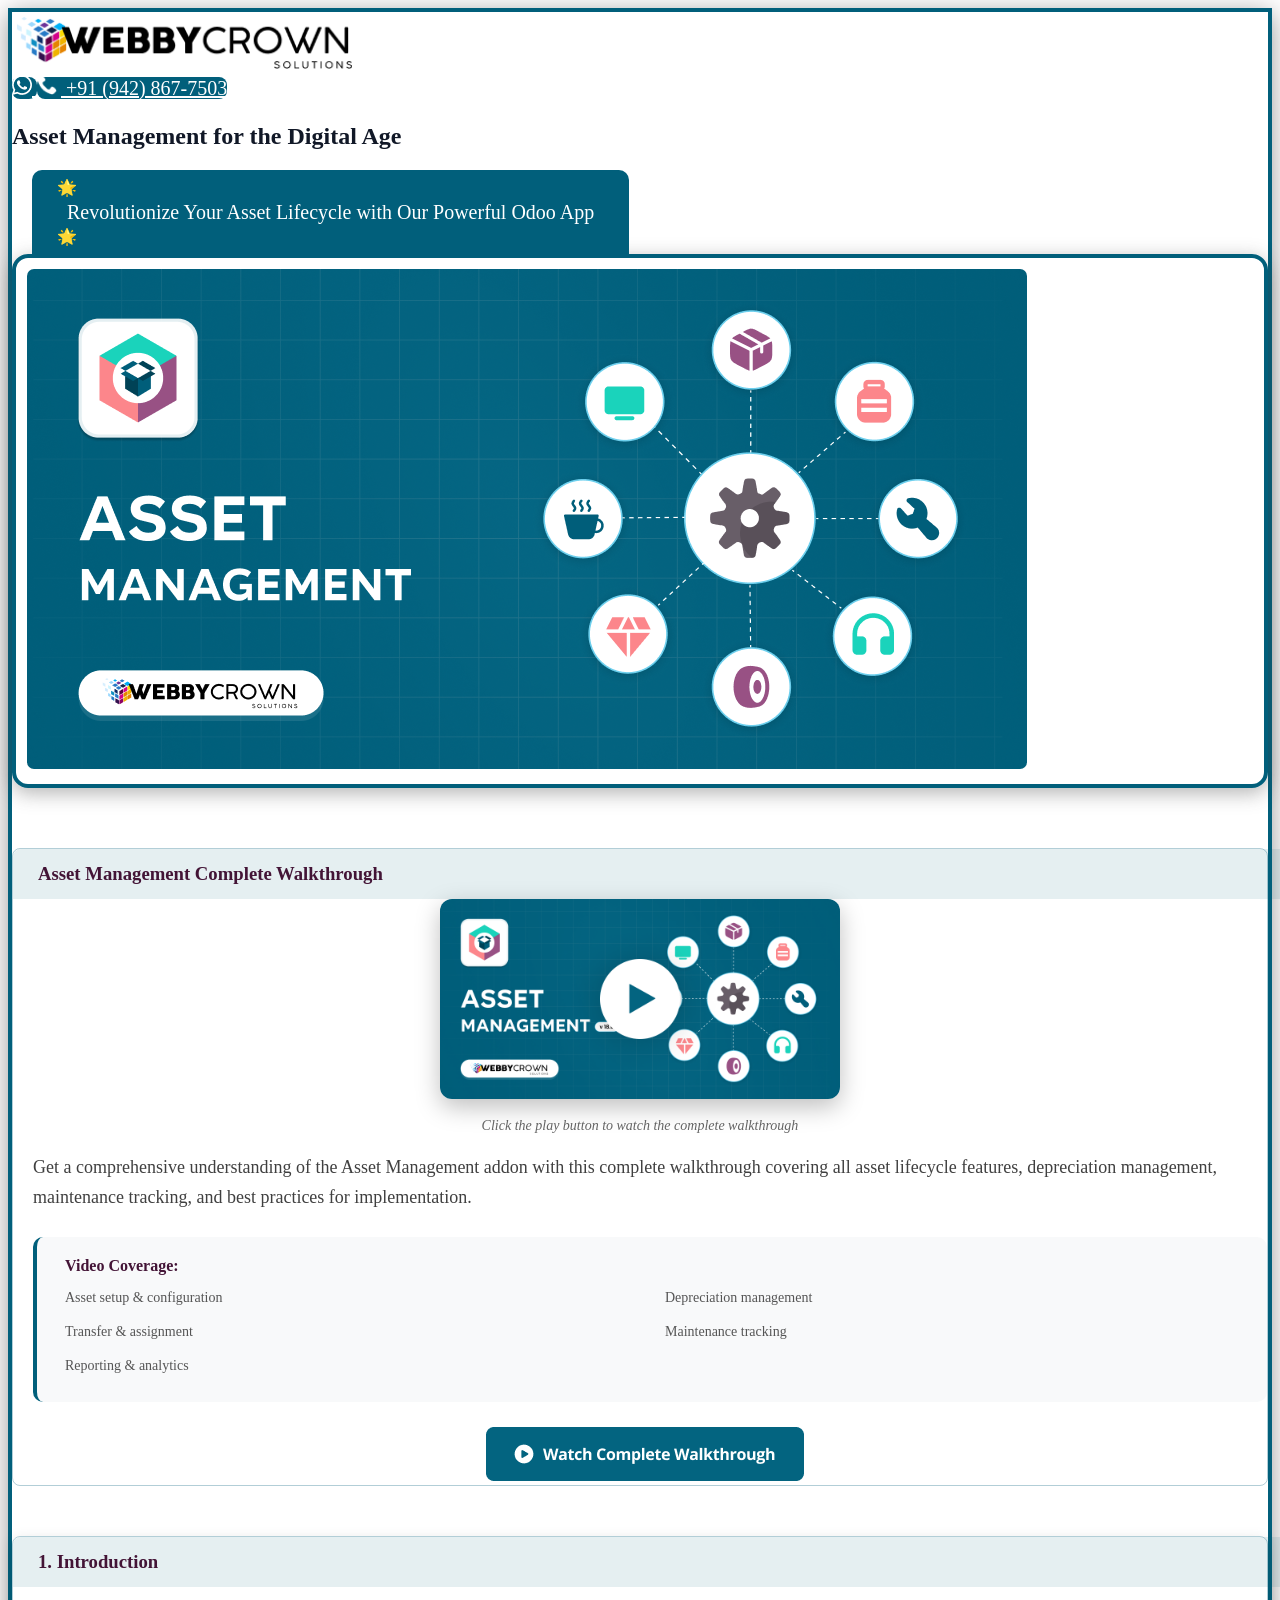
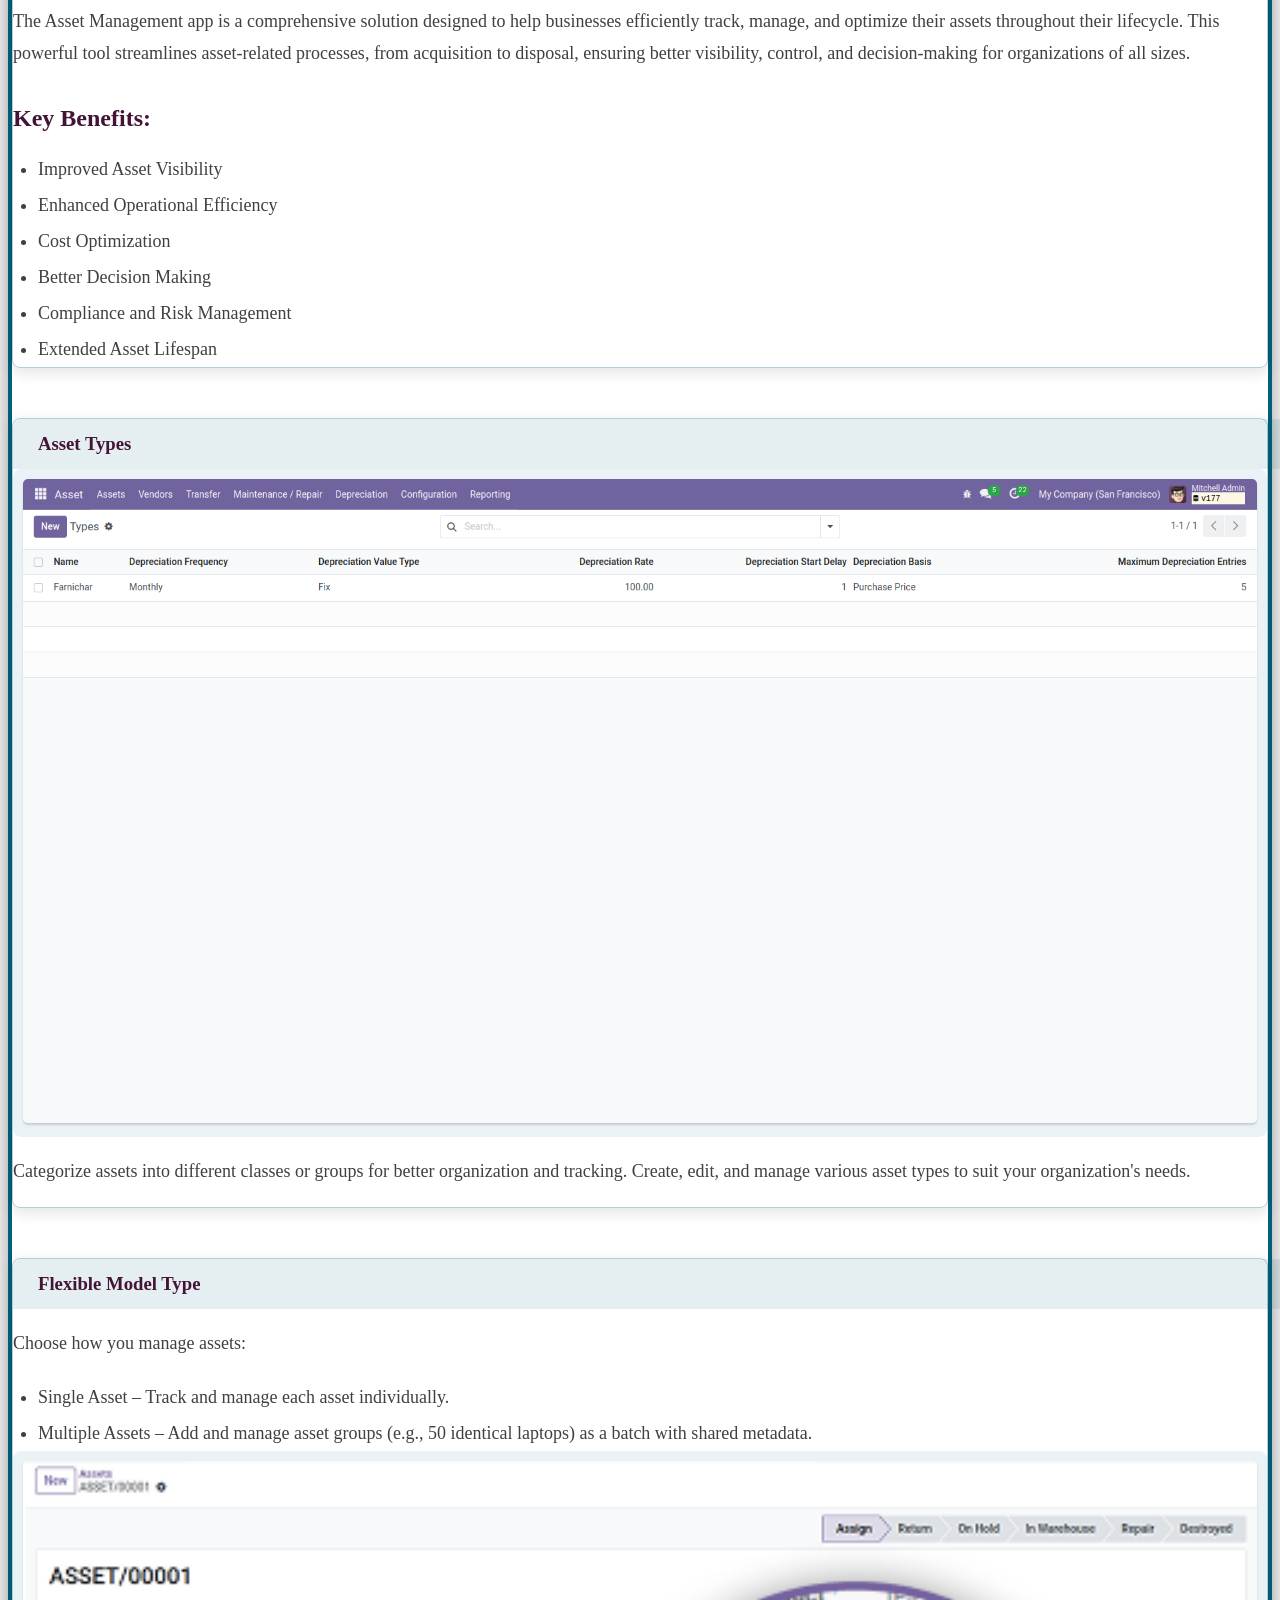
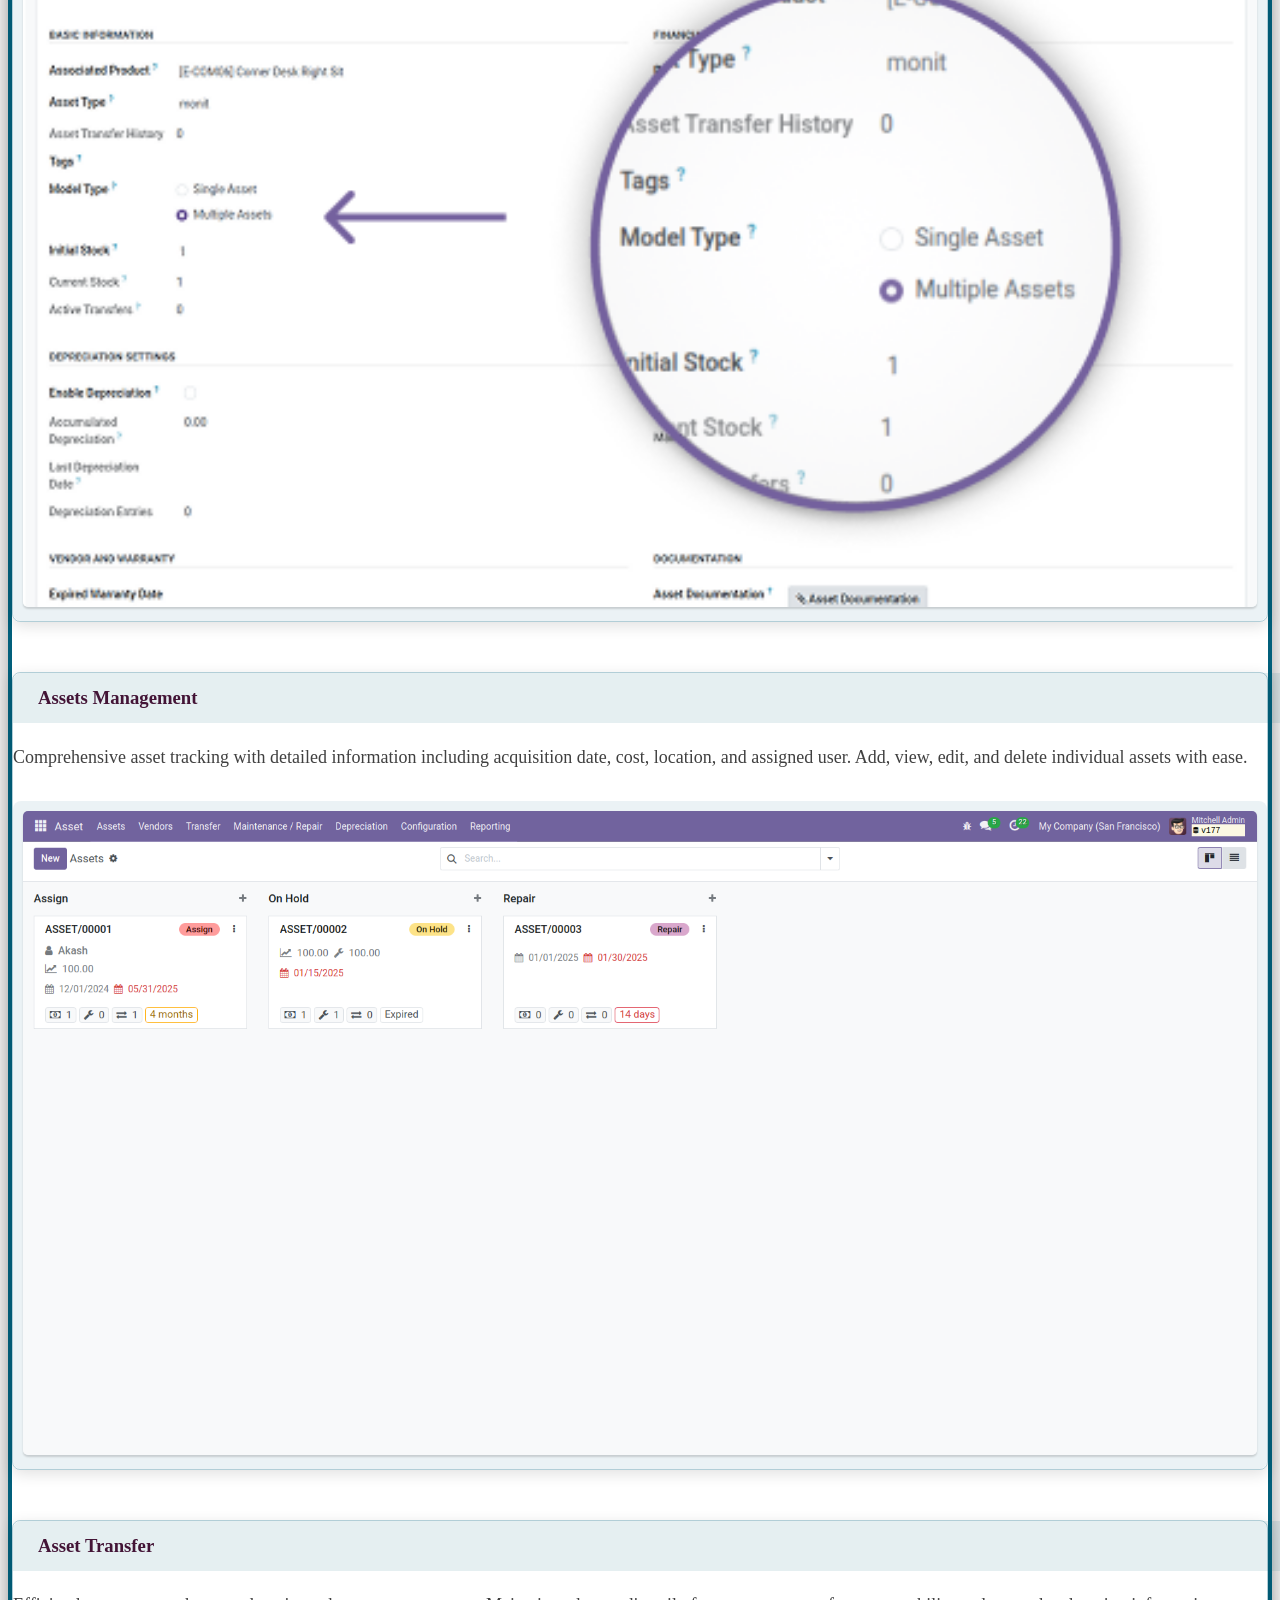
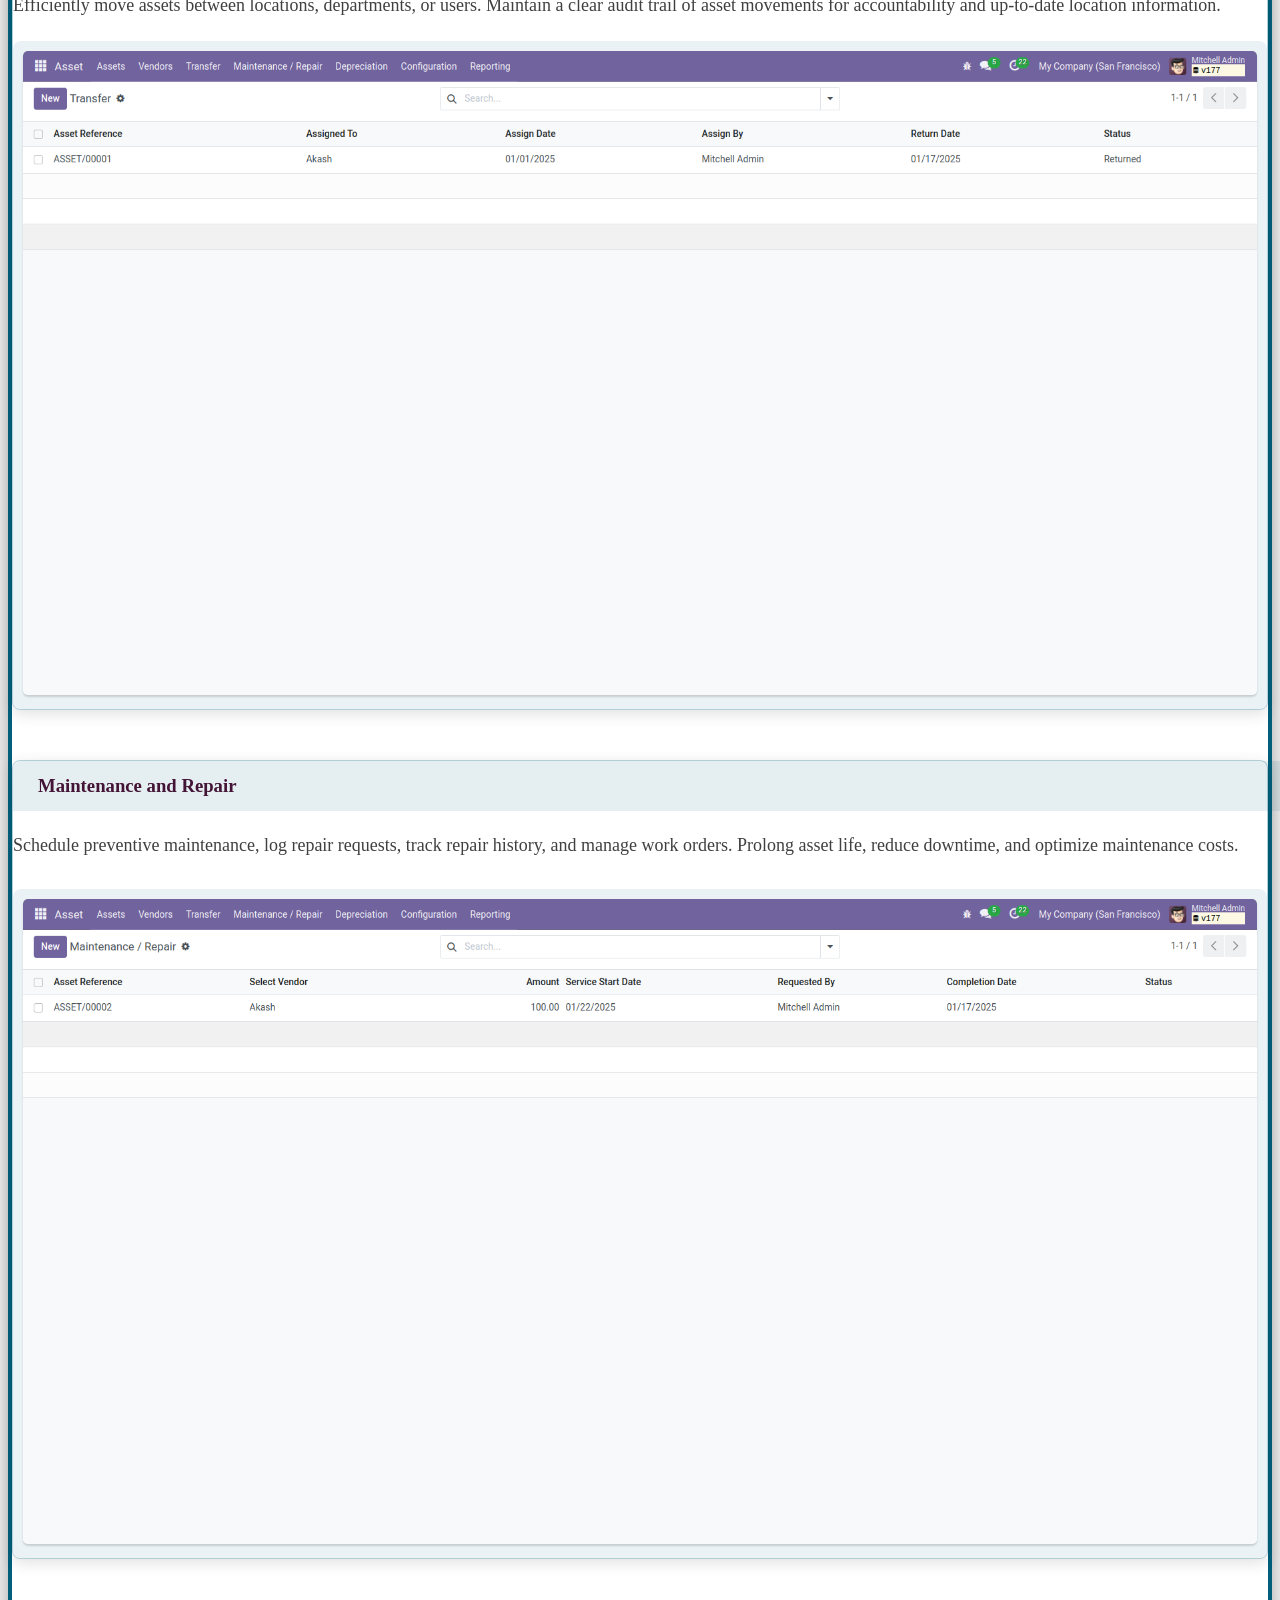
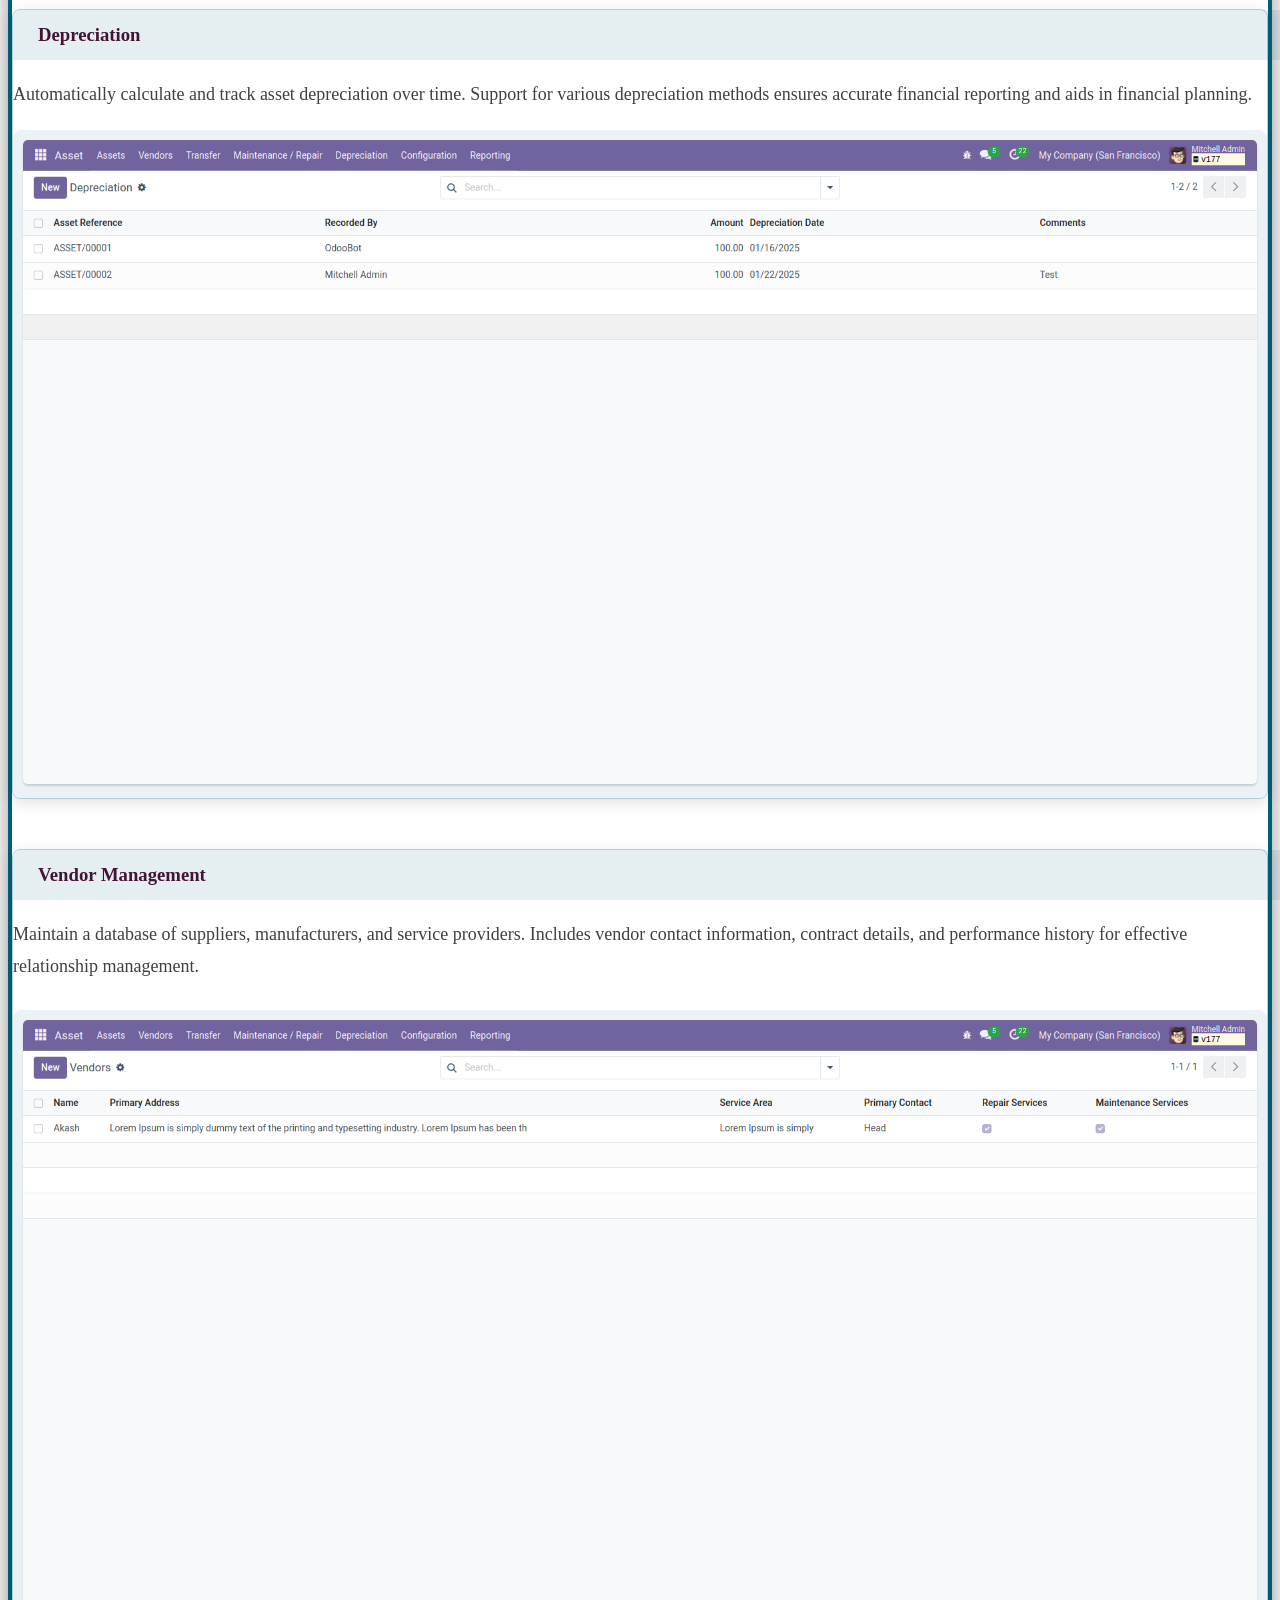
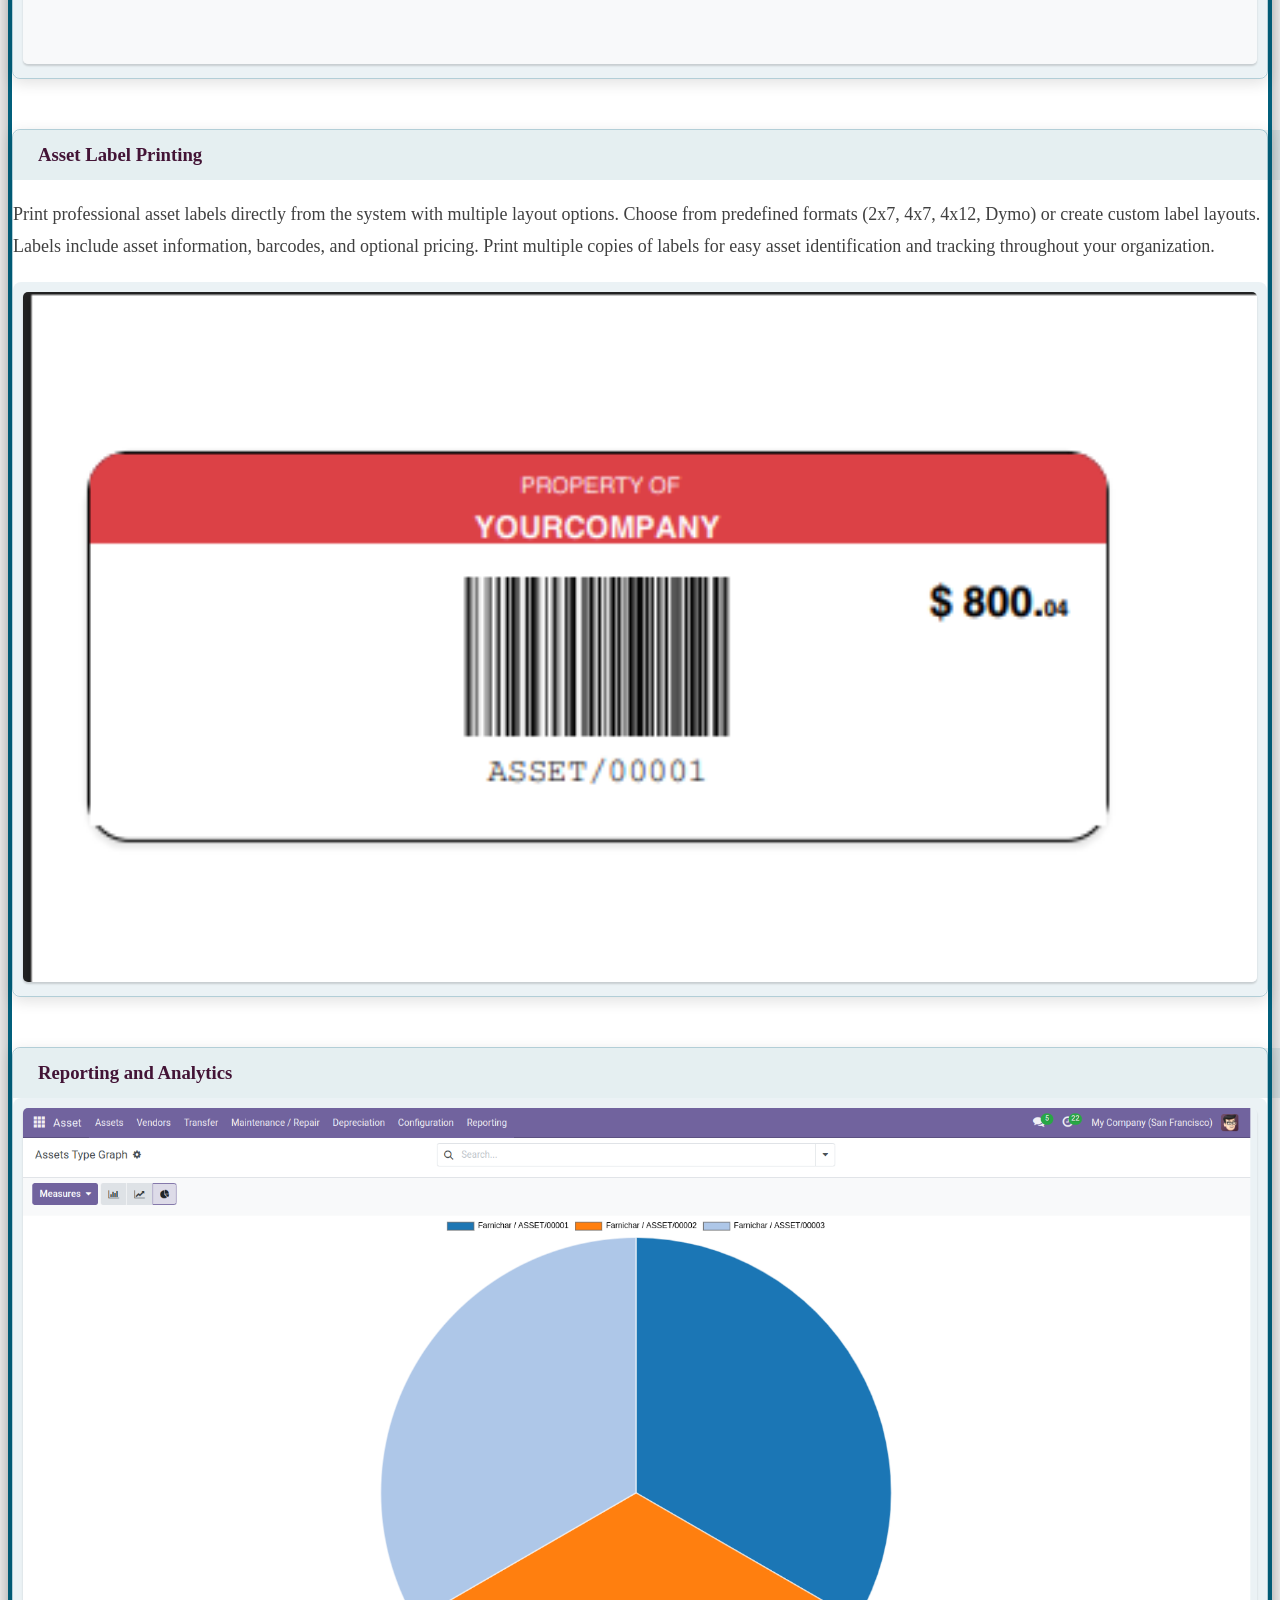
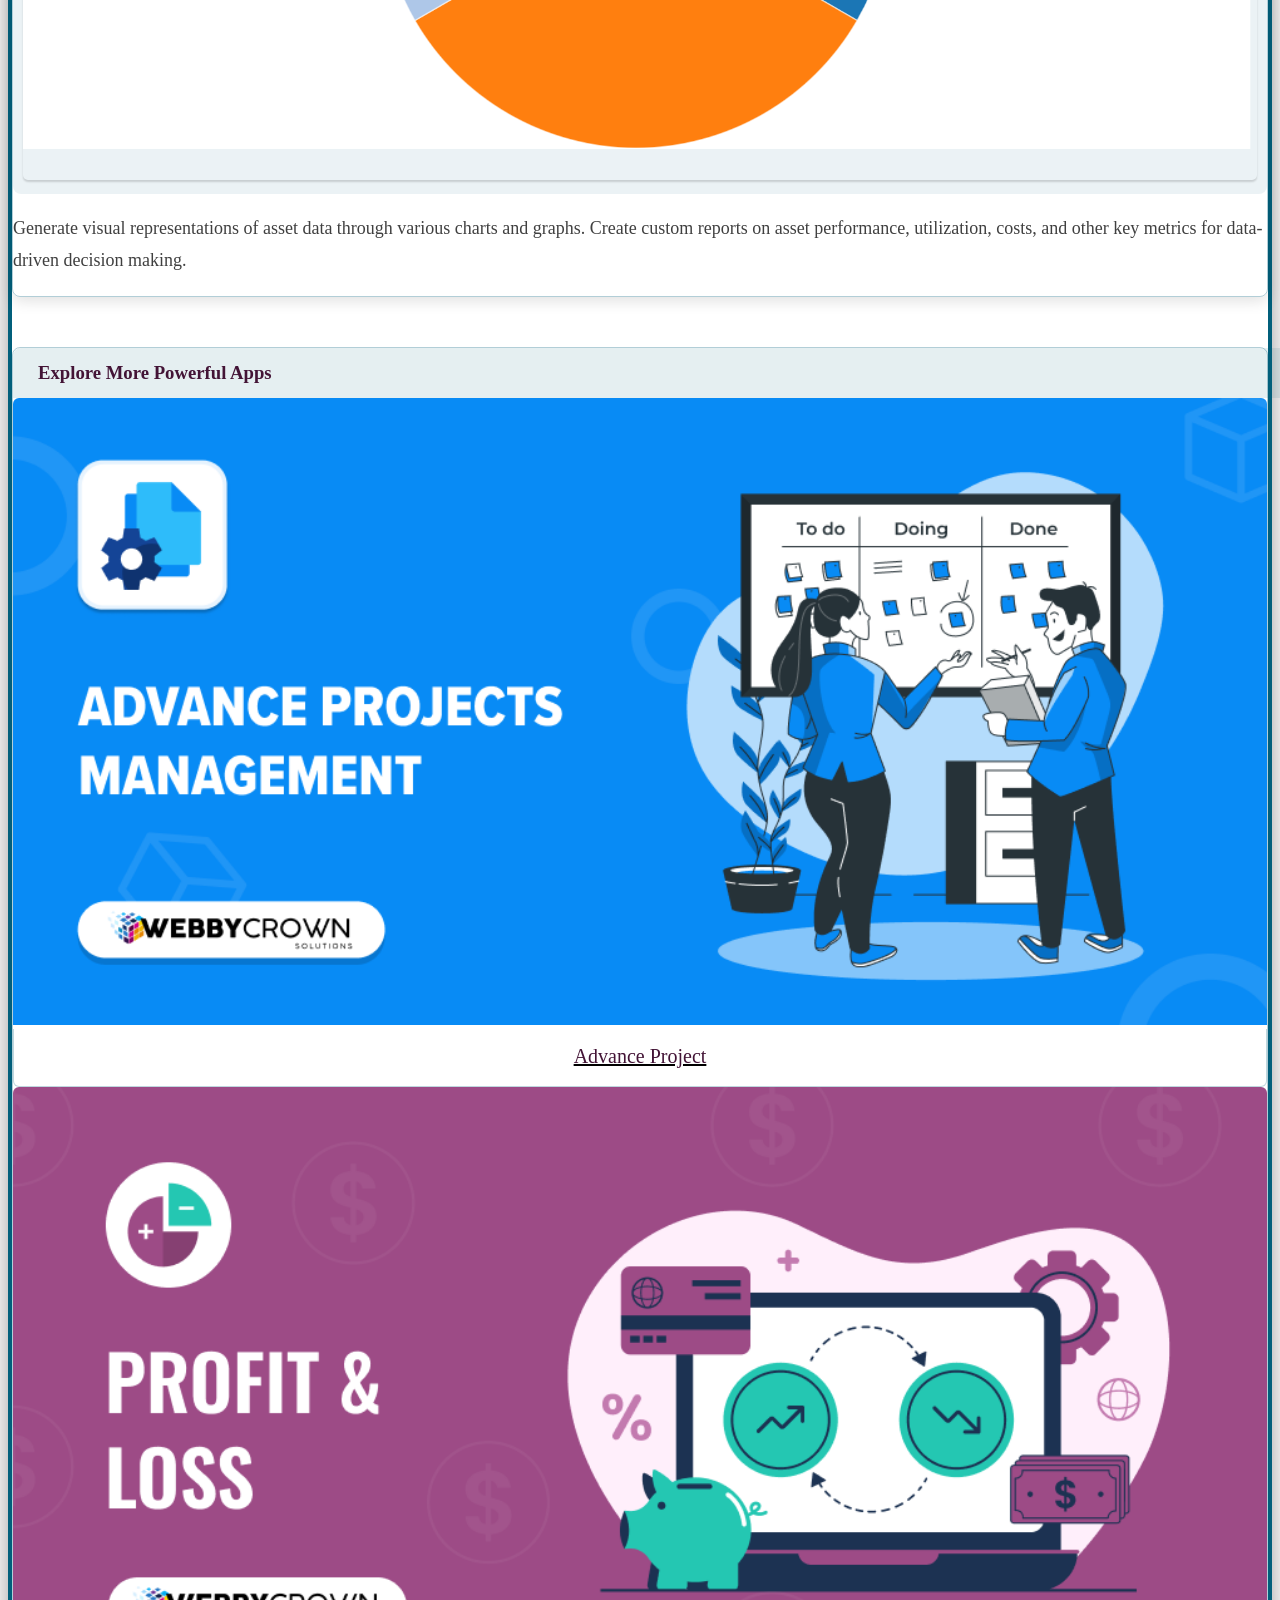
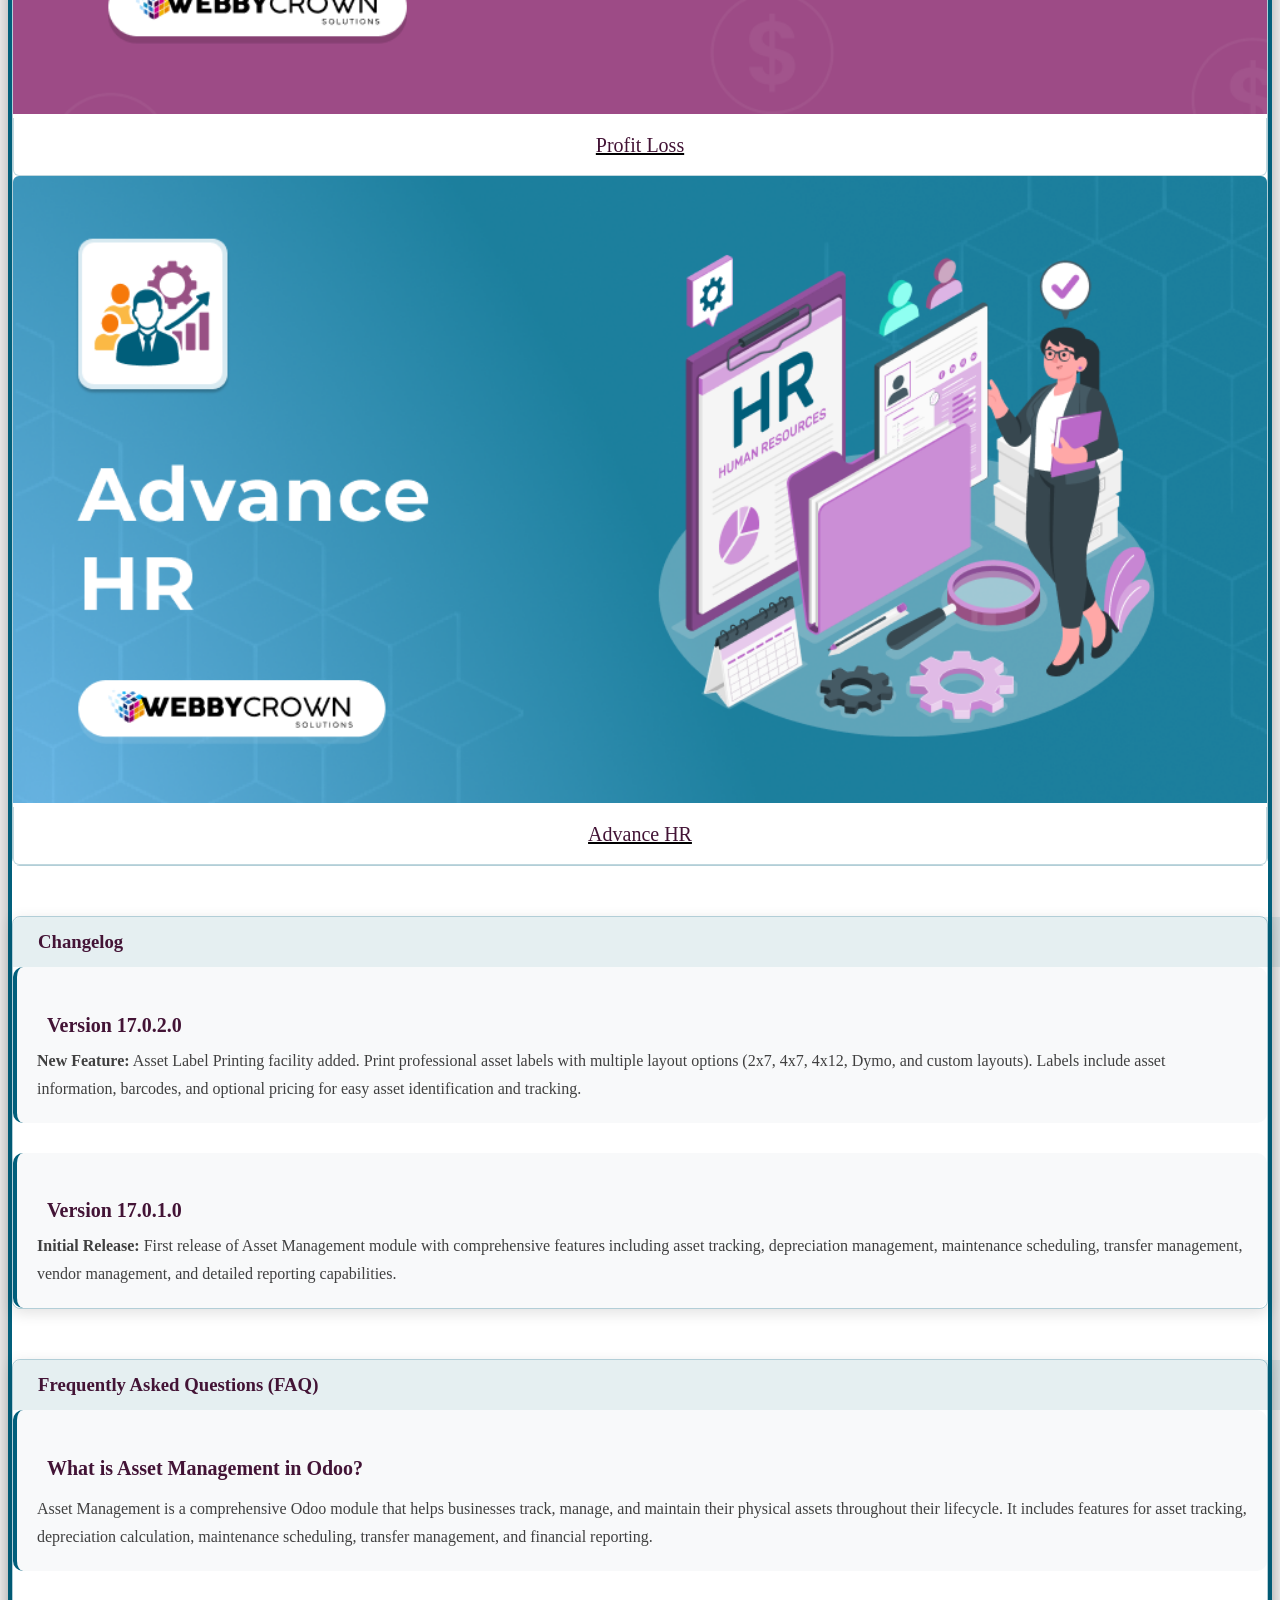
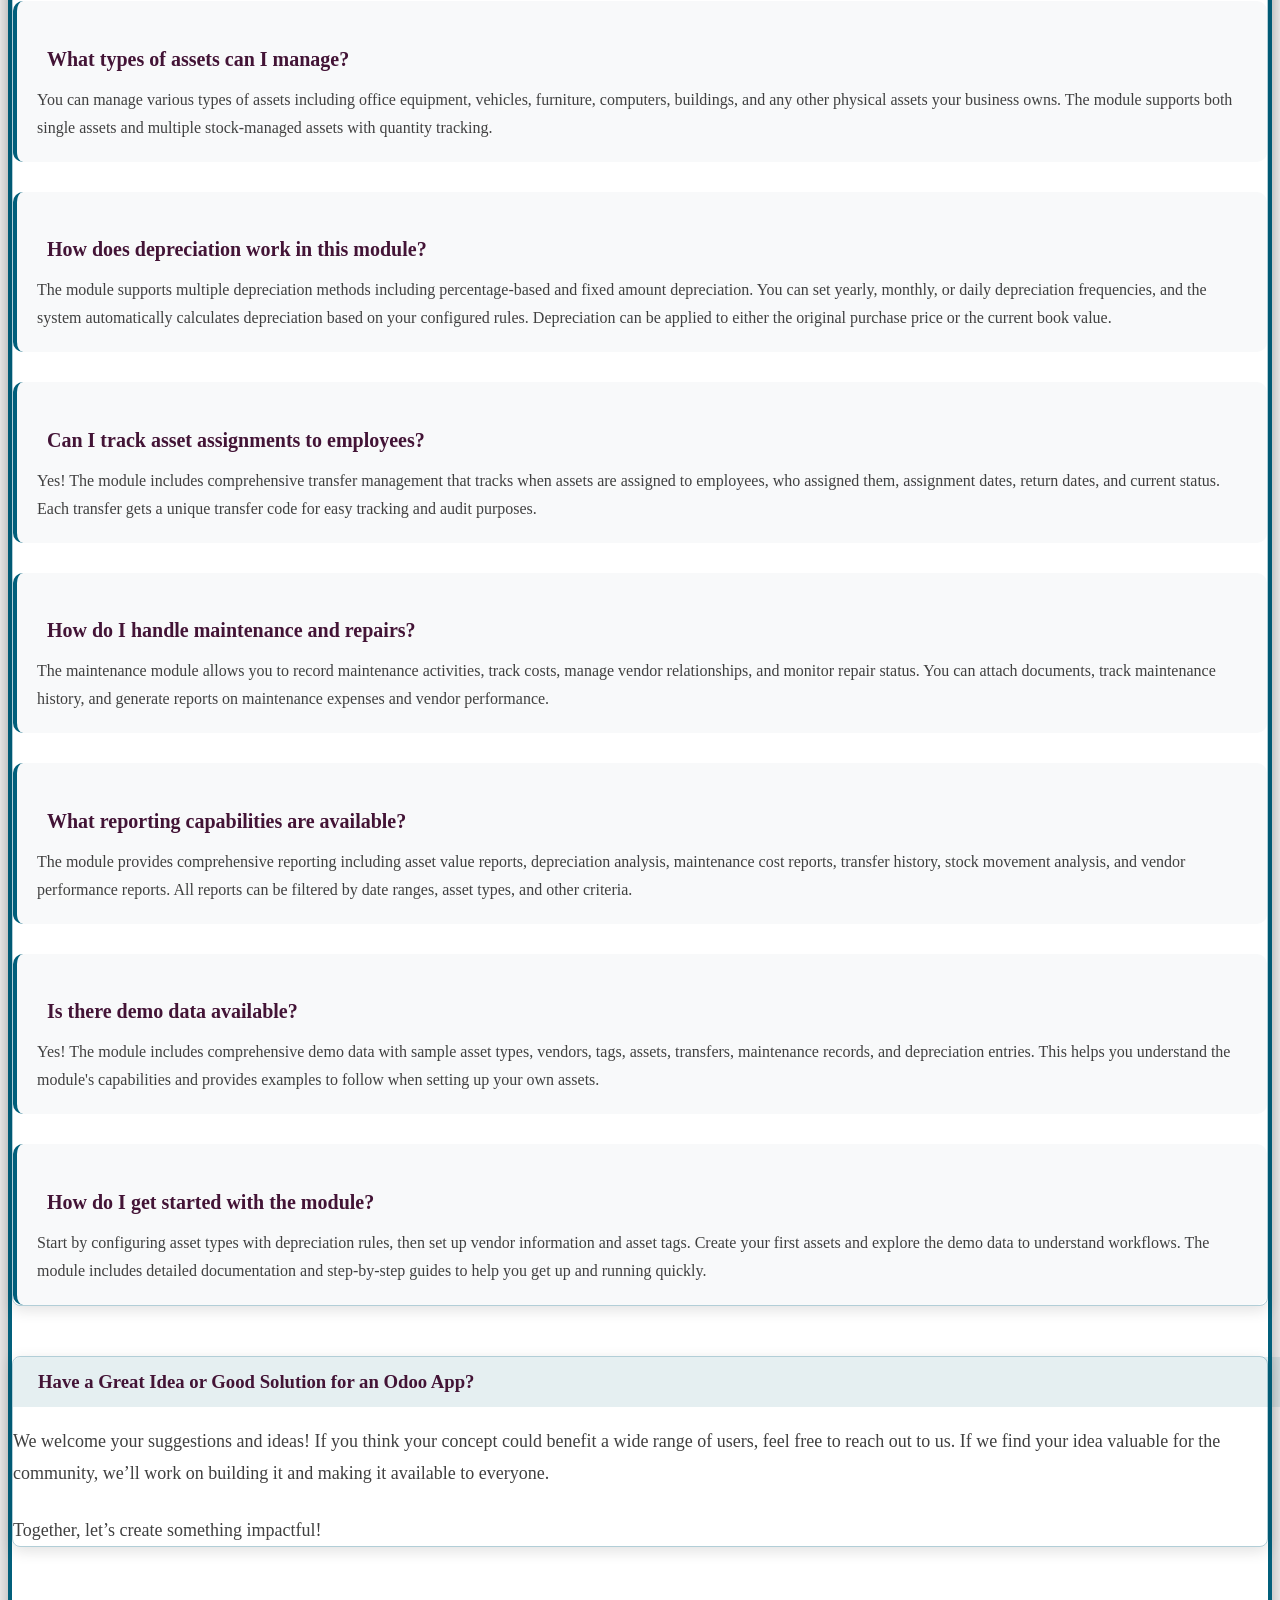
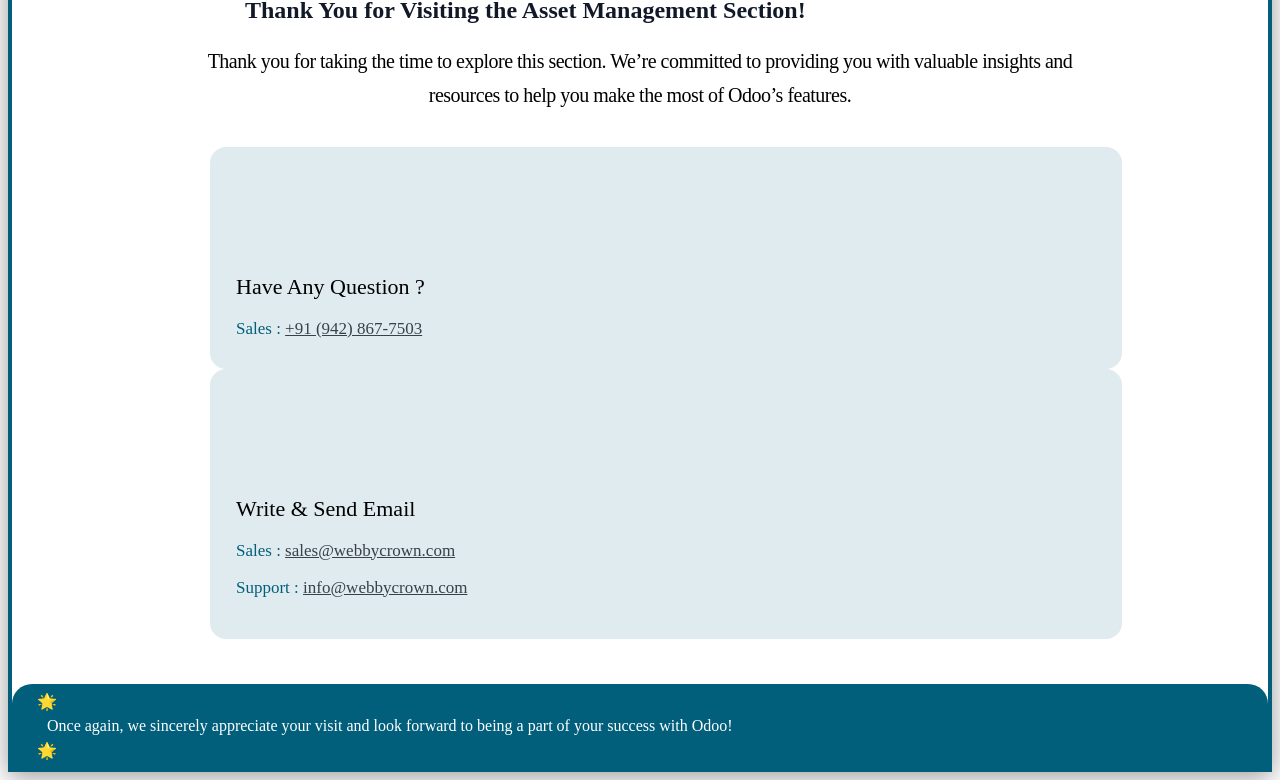
<file: asset_management/static/description/index.html>
<!DOCTYPE html>
<html>

<head>
    <link rel="stylesheet" type="text/css" href="https://apps.odoo.com/web/assets/1/a4e1b5f/web.assets_frontend.min.css">

    <meta charset="utf-8">
    <meta name="viewport" content="width=device-width, initial-scale=1">
    <title></title>
</head>

<body>
    <div class="py-xl-5 py-4 px-3" style="background-color: #fff; max-width: 1420px; margin: 0 auto;">
        <div class="px-lg-6 px-md-5 px-sm-4 px-3 pt-md-5 pt-sm-4 pt-3 rounded-3"
            style="max-width: 1300px; background-color: #fff; margin: 0 auto; box-shadow: 0px 5px 25px 0px #00000066; border: 4px solid #015f7b;">
            <div class="row">
                <div class="col-12 col-md-6">
                    <img class="w-100 ms-md-0 mx-auto" style="max-width: 340px;" src="logo.png" alt="Logo">
                </div>
                <div
                    class="col-12 col-md-6 mt-md-0 mt-4 gap-1 d-flex justify-content-center justify-content-md-end flex-wrap">
                    <a href="https://wa.me/919428677503"
                        class="d-inline-flex align-items-center py-md-2 px-md-3 py-2 px-2"
                        style="border-radius: 8px; color: #fff; background-color: #015f7b; font-weight: 500; font-size: 20px; line-height: 30px;">
                        <img style="width: 20px; height: 20px;" src="info-icon-3.png" alt="icon">
                    </a>
                    <a href="tel:+919428677503" class="d-inline-flex align-items-center py-md-2 px-md-3 py-2 px-2"
                        style="border-radius: 8px; color: #fff; background-color: #015f7b; font-weight: 500; font-size: 20px; line-height: 30px;">
                        <img style="width: 20px; height: 20px; margin-right: 4px;" src="info-icon-4.png" alt="icon">
                        +91 (942) 867-7503
                    </a>
                </div>
            </div>
            <div class="w-100 my-lg-6 my-5 mx-auto" style="max-width: 870px;">
                <h2 class="text-center h1-fs" style="font-weight: 600; color: #111827;">Asset Management for the Digital
                    Age</h2>
            </div>
            <div class="w-100" style="margin-bottom: 60px;">
                <div class="text-center">
                    <div class="text-center w-sm-auto w-100" style="padding: 0 20px; display: inline-block;">
                        <div class="d-inline-flex align-items-center justify-content-center text-center w-100"
                            style="position: relative; z-index: 1; border-radius: 10px 10px 0 0; padding: 8px 25px; background-color: #015f7b; margin: 0 auto;">
                            🌟
                            <h3
                                style="color: #fff; font-weight: 500; font-size: 20px; line-height: 30px; margin: 0 10px;">
                                Revolutionize Your Asset Lifecycle with Our Powerful Odoo App</h3>
                            🌟
                        </div>
                    </div>
                </div>
                <div class="w-100"
                    style="box-shadow: 0px 5px 20px 0px #40404066; border-radius: 16px; border: 4px solid #015f7b; padding: 11px;">
                    <img class="w-100" style="border-radius: 7px;" src="main_screenshot.png"
                        alt="formate_screenshot">
                </div>
            </div>

             <!-- Asset Management Complete Walkthrough Section -->
             <div class="w-100" style="margin-bottom:50px">
                <div class="w-100" style="border-radius:8px; border:1px solid #015f7b4D">
                    <div style="border-radius:8px 8px 0 0; padding:14px 25px; background-color:#015f7b1A; width:100%; margin:0 auto">
                        <h3 class="text-center h3" style="color:#431436; font-weight:600; margin:0"><i class="fa fa-cogs"></i> Asset Management Complete Walkthrough</h3>
                    </div>
                    <div class="p-lg-5 p-md-4 p-3">
                        <div class="row align-items-center">
                            <!-- Left Side: App Image with Play Icon -->
                            <div class="col-12 col-md-5 mb-4 mb-md-0">
                                <div style="position: relative; text-align: center;">
                                    <div style="position: relative; display: inline-block;">
                                         <a href="https://youtu.be/lqklWpPu84g" target="_blank" title="Watch Complete Walkthrough">
                                            <img src="play.png" alt="Profit Loss Module" style="width: 100%; max-width: 400px; height: auto; border-radius: 12px; box-shadow: 0px 8px 25px 0px #00000040;">
                                        </a>
                                    </div>
                                    <p style="margin-top: 15px; font-size: 14px; color: #666; font-style: italic;">Click the play button to watch the complete walkthrough</p>
                                </div>
                            </div>
                            
                            <!-- Right Side: Content Details -->
                            <div class="col-12 col-md-7">
                                <div style="padding-left: 20px;">
                                    
                                    <p style="font-size:18px; color:#404040; line-height:30px; margin-bottom:25px; font-weight: 400;">
                                        Get a comprehensive understanding of the Asset Management addon with this complete walkthrough covering all asset lifecycle features, depreciation management, maintenance tracking, and best practices for implementation.
                                    </p>
                                    
                                    <div style="background-color:#f8f9fa; padding:20px; border-radius:10px; border-left: 4px solid #015f7b; margin-bottom:25px;">
                                        <p style="font-size:16px; color:#431436; margin:0 0 15px 0; font-weight: 600;">
                                            <i class="fa fa-clipboard" style="margin-right: 8px;"></i>Video Coverage:
                                        </p>
                                        <div style="display: grid; grid-template-columns: 1fr 1fr; gap: 10px;">
                                            <div style="display: flex; align-items: center; margin-bottom: 8px;">
                                                <i class="fa fa-check-circle" style="color: #015f7b; margin-right: 8px; font-size: 14px;"></i>
                                                <span style="font-size:14px; color:#555;">Asset setup & configuration</span>
                                            </div>
                                            <div style="display: flex; align-items: center; margin-bottom: 8px;">
                                                <i class="fa fa-check-circle" style="color: #015f7b; margin-right: 8px; font-size: 14px;"></i>
                                                <span style="font-size:14px; color:#555;">Depreciation management</span>
                                            </div>
                                            <div style="display: flex; align-items: center; margin-bottom: 8px;">
                                                <i class="fa fa-check-circle" style="color: #015f7b; margin-right: 8px; font-size: 14px;"></i>
                                                <span style="font-size:14px; color:#555;">Transfer & assignment</span>
                                            </div>
                                            <div style="display: flex; align-items: center; margin-bottom: 8px;">
                                                <i class="fa fa-check-circle" style="color: #015f7b; margin-right: 8px; font-size: 14px;"></i>
                                                <span style="font-size:14px; color:#555;">Maintenance tracking</span>
                                            </div>
                                            <div style="display: flex; align-items: center; margin-bottom: 8px;">
                                                <i class="fa fa-check-circle" style="color: #015f7b; margin-right: 8px; font-size: 14px;"></i>
                                                <span style="font-size:14px; color:#555;">Reporting & analytics</span>
                                            </div>
                                        </div>
                                    </div>
                                    
                                    <div style="text-align: center;">
                                        <a href="https://youtu.be/lqklWpPu84g" target="_blank"  rel="noreferrer">
                                            <img src="button.png" alt="Watch Complete Walkthrough Play" style="margin-right: 10px;">
                                        </a>
                                    </div>
                                </div>
                            </div>
                        </div>
                    </div>
                </div>
            </div>

            <div class="w-100" style="margin-bottom: 50px;">

                <div class="w-100"
                    style="box-shadow: 0px 4px 15px 0px #0000001F; border-radius: 8px; border: 1px solid #015f7b4D;">
                    <div
                        style="position: relative; z-index: 1; border-radius: 8px 8px 0 0; padding: 14px 25px; background-color: #015f7b1A; width: 100%; margin: 0 auto;">
                        <h3 class="text-center h3" style="color: #431436; font-weight: 600; margin: 0;">1. Introduction
                        </h3>
                    </div>
                    <div class="p-lg-5 p-md-4 p-3">
                        <p
                            style="font-size: 18px; font-weight: 400; color: #404040; line-height: 32px; margin-bottom: 25px;">
                            The Asset Management app is a comprehensive solution designed to help businesses efficiently
                            track, manage, and optimize their assets throughout their lifecycle. This powerful tool
                            streamlines asset-related processes, from acquisition to disposal, ensuring better
                            visibility, control, and decision-making for organizations of all sizes.</p>
                        <h4
                            style="margin-bottom: 15px; font-size: 24px; line-height: 34px; font-weight: 600; color: #431436;">
                            Key Benefits:</h4>
                        <ul style="padding-left: 25px; margin-bottom: 0;">
                            <li style="font-size: 18px; font-weight: 400; color: #404040; line-height: 36px;">Improved
                                Asset Visibility</li>
                            <li style="font-size: 18px; font-weight: 400; color: #404040; line-height: 36px;">Enhanced
                                Operational Efficiency</li>
                            <li style="font-size: 18px; font-weight: 400; color: #404040; line-height: 36px;">Cost
                                Optimization</li>
                            <li style="font-size: 18px; font-weight: 400; color: #404040; line-height: 36px;">Better
                                Decision Making</li>
                            <li style="font-size: 18px; font-weight: 400; color: #404040; line-height: 36px;">Compliance
                                and Risk Management</li>
                            <li style="font-size: 18px; font-weight: 400; color: #404040; line-height: 36px;">Extended
                                Asset Lifespan</li>
                        </ul>
                    </div>
                </div>
            </div>

            <div class="w-100" style="margin-bottom: 50px;">

                <div class="w-100"
                    style="box-shadow: 0px 4px 15px 0px #0000001F; border-radius: 8px; border: 1px solid #015f7b4D;">
                    <div
                        style="position: relative; z-index: 1; border-radius: 8px 8px 0 0; padding: 14px 25px; background-color: #015f7b1A; width: 100%; margin: 0 auto;">
                        <h3 class="text-center h3" style="color: #431436; font-weight: 600; margin: 0;">Asset
                            Types</h3>
                    </div>
                    <div class="p-lg-5 p-md-4 p-3">
                        <div class="d-flex align-items-lg-center flex-column flex-lg-row gap-4">
                            <div class="w-100">
                                <div style="border-radius: 8px; background-color: #015f7b14; padding: 10px;">
                                    <img style="width: 100%; height: 100%; border-radius: 5px; box-shadow: 0px 2px 2px 0px #00000026;"
                                        src="formate_screenshot_1.png" alt="icon">
                                </div>
                            </div>
                            <div class="w-100 ps-md-3">
                                <p
                                    style="font-size: 18px; font-weight: 400; color: #404040; line-height: 32px; margin-bottom: 20px;">
                                    Categorize assets into different classes or groups for better organization and
                                    tracking.
                                    Create, edit, and manage various asset types to suit your organization's needs.</p>
                            </div>
                        </div>

                    </div>
                </div>
            </div>

            <div class="w-100" style="margin-bottom: 50px;">

                <div class="w-100"
                    style="box-shadow: 0px 4px 15px 0px #0000001F; border-radius: 8px; border: 1px solid #015f7b4D;">
                    <div
                        style="position: relative; z-index: 1; border-radius: 8px 8px 0 0; padding: 14px 25px; background-color: #015f7b1A; width: 100%; margin: 0 auto;">
                        <h3 class="text-center h3" style="color: #431436; font-weight: 600; margin: 0;">Flexible Model Type
                            </h3>
                    </div>
                    <div class="p-lg-5 p-md-4 p-3">
                        <div class="d-flex align-items-lg-center flex-column flex-lg-row gap-4">
                            
                            <div class="w-100 ps-md-3">
                                <p
                                    style="font-size: 18px; font-weight: 400; color: #404040; line-height: 32px; margin-bottom: 20px;">
                                    Choose how you manage assets:
                                    <ul style="padding-left: 25px; margin-bottom: 0;">
                                        <li style="font-size: 18px; font-weight: 400; color: #404040; line-height: 36px;">Single Asset – Track and manage each asset individually.</li>
                                        <li style="font-size: 18px; font-weight: 400; color: #404040; line-height: 36px;">Multiple Assets – Add and manage asset groups (e.g., 50 identical laptops) as a batch with shared metadata.</li>
                                    </ul>
                            </div>
                            <div class="w-100">
                                <div style="border-radius: 8px; background-color: #015f7b14; padding: 10px;">
                                    <img style="width: 100%; height: 100%; border-radius: 5px; box-shadow: 0px 2px 2px 0px #00000026;"
                                        src="formate_screenshot_8.png" alt="icon">
                                </div>
                            </div>
                        </div>

                    </div>
                </div>
            </div>

            <div class="w-100" style="margin-bottom: 50px;">

                <div class="w-100"
                    style="box-shadow: 0px 4px 15px 0px #0000001F; border-radius: 8px; border: 1px solid #015f7b4D;">
                    <div
                        style="position: relative; z-index: 1; border-radius: 8px 8px 0 0; padding: 14px 25px; background-color: #015f7b1A; width: 100%; margin: 0 auto;">
                        <h3 class="text-center h3" style="color: #431436; font-weight: 600; margin: 0;">Assets
                            Management</h3>
                    </div>
                    <div class="p-lg-5 p-md-4 p-3">
                        <div class="d-flex align-items-lg-center flex-column flex-lg-row-reverse gap-4">
                            
                            <div class="w-100 pe-md-3">
                                <p
                                    style="font-size: 18px; font-weight: 400; color: #404040; line-height: 32px; margin-bottom: 28px;">
                                    Comprehensive asset tracking with detailed information including acquisition date,
                                    cost, location, and assigned user. Add, view, edit, and delete individual assets
                                    with ease.</p>

                            </div>
                            <div class="w-100">
                                <div style="border-radius: 8px; background-color: #015f7b14; padding: 10px;">
                                    <img style="width: 100%; height: 100%; border-radius: 5px; box-shadow: 0px 2px 2px 0px #00000026;"
                                        src="formate_screenshot_2.png" alt="icon">
                                </div>
                            </div>
                        </div>

                    </div>
                </div>
            </div>

            <div class="w-100" style="margin-bottom: 50px;">

                <div class="w-100"
                    style="box-shadow: 0px 4px 15px 0px #0000001F; border-radius: 8px; border: 1px solid #015f7b4D;">
                    <div
                        style="position: relative; z-index: 1; border-radius: 8px 8px 0 0; padding: 14px 25px; background-color: #015f7b1A; width: 100%; margin: 0 auto;">
                        <h3 class="text-center h3" style="color: #431436; font-weight: 600; margin: 0;">Asset Transfer
                        </h3>
                    </div>
                    <div class="p-lg-5 p-md-4 p-3">
                        <div class="d-flex align-items-lg-center flex-column flex-lg-row gap-4">
                            
                            <div class="w-100 ps-md-3">
                                <p
                                    style="font-size: 18px; font-weight: 400; color: #404040; line-height: 32px; margin-bottom: 20px;">
                                    Efficiently move assets between locations, departments, or users. Maintain a clear
                                    audit trail of asset movements for accountability and up-to-date location
                                    information.</p>
                            </div>
                            <div class="w-100">
                                <div style="border-radius: 8px; background-color: #015f7b14; padding: 10px;">
                                    <img style="width: 100%; height: 100%; border-radius: 5px; box-shadow: 0px 2px 2px 0px #00000026;"
                                        src="formate_screenshot_3.png" alt="icon">
                                </div>
                            </div>
                        </div>

                    </div>
                </div>
            </div>

            <div class="w-100" style="margin-bottom: 50px;">

                <div class="w-100"
                    style="box-shadow: 0px 4px 15px 0px #0000001F; border-radius: 8px; border: 1px solid #015f7b4D;">
                    <div
                        style="position: relative; z-index: 1; border-radius: 8px 8px 0 0; padding: 14px 25px; background-color: #015f7b1A; width: 100%; margin: 0 auto;">
                        <h3 class="text-center h3" style="color: #431436; font-weight: 600; margin: 0;">Maintenance and
                            Repair</h3>
                    </div>
                    <div class="p-lg-5 p-md-4 p-3">
                        <div class="d-flex align-items-lg-center flex-column flex-lg-row-reverse gap-4">
                            
                            <div class="w-100 pe-md-3">
                                <p
                                    style="font-size: 18px; font-weight: 400; color: #404040; line-height: 32px; margin-bottom: 28px;">
                                    Schedule preventive maintenance, log repair requests, track repair history, and
                                    manage work orders. Prolong asset life, reduce downtime, and optimize maintenance
                                    costs.</p>

                            </div>
                            <div class="w-100">
                                <div style="border-radius: 8px; background-color: #015f7b14; padding: 10px;">
                                    <img style="width: 100%; height: 100%; border-radius: 5px; box-shadow: 0px 2px 2px 0px #00000026;"
                                        src="formate_screenshot_4.png" alt="icon">
                                </div>
                            </div>  
                        </div>

                    </div>
                </div>
            </div>

            <div class="w-100" style="margin-bottom: 50px;">

                <div class="w-100"
                    style="box-shadow: 0px 4px 15px 0px #0000001F; border-radius: 8px; border: 1px solid #015f7b4D;">
                    <div
                        style="position: relative; z-index: 1; border-radius: 8px 8px 0 0; padding: 14px 25px; background-color: #015f7b1A; width: 100%; margin: 0 auto;">
                        <h3 class="text-center h3" style="color: #431436; font-weight: 600; margin: 0;">Depreciation
                        </h3>
                    </div>
                    <div class="p-lg-5 p-md-4 p-3">
                        <div class="d-flex align-items-lg-center flex-column flex-lg-row gap-4">
                            
                            <div class="w-100 ps-md-3">
                                <p
                                    style="font-size: 18px; font-weight: 400; color: #404040; line-height: 32px; margin-bottom: 20px;">
                                    Automatically calculate and track asset depreciation over time. Support for various
                                    depreciation methods ensures accurate financial reporting and aids in financial
                                    planning.</p>
                            </div>
                            <div class="w-100">
                                <div style="border-radius: 8px; background-color: #015f7b14; padding: 10px;">
                                    <img style="width: 100%; height: 100%; border-radius: 5px; box-shadow: 0px 2px 2px 0px #00000026;"
                                        src="formate_screenshot_5.png" alt="icon">
                                </div>
                            </div>
                        </div>

                    </div>
                </div>
            </div>

            <div class="w-100" style="margin-bottom: 50px;">

                <div class="w-100"
                    style="box-shadow: 0px 4px 15px 0px #0000001F; border-radius: 8px; border: 1px solid #015f7b4D;">
                    <div
                        style="position: relative; z-index: 1; border-radius: 8px 8px 0 0; padding: 14px 25px; background-color: #015f7b1A; width: 100%; margin: 0 auto;">
                        <h3 class="text-center h3" style="color: #431436; font-weight: 600; margin: 0;">Vendor
                            Management</h3>
                    </div>
                    <div class="p-lg-5 p-md-4 p-3">
                        <div class="d-flex align-items-lg-center flex-column flex-lg-row-reverse gap-4">
                            
                            <div class="w-100 pe-md-3">
                                <p
                                    style="font-size: 18px; font-weight: 400; color: #404040; line-height: 32px; margin-bottom: 28px;">
                                    Maintain a database of suppliers, manufacturers, and service providers. Includes
                                    vendor contact information, contract details, and performance history for effective
                                    relationship management.</p>

                            </div>
                            <div class="w-100">
                                <div style="border-radius: 8px; background-color: #015f7b14; padding: 10px;">
                                    <img style="width: 100%; height: 100%; border-radius: 5px; box-shadow: 0px 2px 2px 0px #00000026;"
                                        src="formate_screenshot_6.png" alt="icon">
                                </div>
                            </div>
                        </div>

                    </div>
                </div>
            </div>

            <div class="w-100" style="margin-bottom: 50px;">

                <div class="w-100"
                    style="box-shadow: 0px 4px 15px 0px #0000001F; border-radius: 8px; border: 1px solid #015f7b4D;">
                    <div
                        style="position: relative; z-index: 1; border-radius: 8px 8px 0 0; padding: 14px 25px; background-color: #015f7b1A; width: 100%; margin: 0 auto;">
                        <h3 class="text-center h3" style="color: #431436; font-weight: 600; margin: 0;">Asset Label
                            Printing
                        </h3>
                    </div>
                    <div class="p-lg-5 p-md-4 p-3">
                        <div class="d-flex align-items-lg-center flex-column flex-lg-row gap-4">
                            
                            <div class="w-100 ps-md-3">
                                <p
                                    style="font-size: 18px; font-weight: 400; color: #404040; line-height: 32px; margin-bottom: 20px;">
                                    Print professional asset labels directly from the system with multiple layout options. Choose from predefined formats (2x7, 4x7, 4x12, Dymo) or create custom label layouts. Labels include asset information, barcodes, and optional pricing. Print multiple copies of labels for easy asset identification and tracking throughout your organization.</p>
                            </div>
                            <div class="w-100">
                                <div style="border-radius: 8px; background-color: #015f7b14; padding: 10px;">
                                    <img style="width: 100%; height: 100%; border-radius: 5px; box-shadow: 0px 2px 2px 0px #00000026;"
                                        src="formate_screenshot_9.png" alt="icon">
                                </div>
                            </div>
                        </div>

                    </div>
                </div>
            </div>

            <div class="w-100" style="margin-bottom: 50px;">

                <div class="w-100"
                    style="box-shadow: 0px 4px 15px 0px #0000001F; border-radius: 8px; border: 1px solid #015f7b4D;">
                    <div
                        style="position: relative; z-index: 1; border-radius: 8px 8px 0 0; padding: 14px 25px; background-color: #015f7b1A; width: 100%; margin: 0 auto;">
                        <h3 class="text-center h3" style="color: #431436; font-weight: 600; margin: 0;">Reporting and
                            Analytics
                        </h3>
                    </div>
                    <div class="p-lg-5 p-md-4 p-3">
                        <div class="d-flex align-items-lg-center flex-column flex-lg-row gap-4">

                            <div class="w-100">
                                <div style="border-radius: 8px; background-color: #015f7b14; padding: 10px;">
                                    <img style="width: 100%; height: 100%; border-radius: 5px; box-shadow: 0px 2px 2px 0px #00000026;"
                                        src="formate_screenshot_7.png" alt="icon">
                                </div>
                            </div>
                            <div class="w-100 ps-md-3">
                                <p
                                    style="font-size: 18px; font-weight: 400; color: #404040; line-height: 32px; margin-bottom: 20px;">
                                    Generate visual representations of asset data through various charts and graphs.
                                    Create custom reports on asset performance, utilization, costs, and other key
                                    metrics for data-driven decision making.</p>
                            </div>
                        </div>

                    </div>
                </div>
            </div>

            <div class="w-100" style="margin-bottom:50px;">

                <div class="w-100" style="border-radius:8px; border:1px solid #015f7b4D;">
                    <div style="border-radius:8px 8px 0 0; padding:14px 25px; background-color:#015f7b1A; width:100%; margin:0 auto;">
                        <h3 class="text-center h3" style="color:#431436; font-weight:600; margin:0;">Explore More Powerful Apps</h3>
                    </div>
                    <div class="p-lg-5 p-md-4 p-3">
                        <div class="row">
                            <div class="col-12 col-md-6 col-lg-4 mb-3 mb-md-0">
                                <div style="height:100%; background-color: #fff;">
                                    <a style="color: currentColor;" target="_blank" href="https://apps.odoo.com/apps/modules/17.0/advance_project" rel="noreferrer">
                                        <div style="width:100%; margin:0 auto; border-radius:6px 6px 0 0;">
                                            <img style="width: 100%; height: auto; border-radius:6px 6px 0 0;" src="advance_project_app.png" alt="advance project">
                                        </div>
                                        <div style="padding: 12px 12px 15px; border: 1px solid #015f7b40; border-top: 0;border-radius: 0 0 6px 6px;">
                                            <p style="font-size:20px; color: #431436; font-weight:500; line-height:30px; text-align: center;margin: 0;">Advance Project <i class="fa fa-arrow-up" style="transform: rotate(45deg);"></i></p>
                                        </div>
                                    </a>
                                </div>
                            </div>
                            <div class="col-12 col-md-6 col-lg-4">
                                <div style="height:100%; background-color: #fff;">
                                    <a style="color: currentColor;" target="_blank" href="https://apps.odoo.com/apps/modules/17.0/profit_loss" rel="noreferrer">
                                        <div style="width:100%; margin:0 auto; border-radius:6px 6px 0 0;">
                                            <img style="width: 100%; height: auto; border-radius:6px 6px 0 0;" src="profilt_loss_app.png" alt="profilt_loss_app">
                                        </div>
                                        <div style="padding: 12px 12px 15px; border: 1px solid #015f7b40; border-top: 0;border-radius: 0 0 6px 6px;">
                                            <p style="font-size:20px; color: #431436; font-weight:500; line-height:30px; text-align: center;margin: 0;">Profit Loss <i class="fa fa-arrow-up" style="transform: rotate(45deg);"></i></p>
                                        </div>
                                    </a>
                                </div>
                            </div>

                            <div class="col-12 col-md-6 col-lg-4">
                                <div style="height:100%; background-color: #fff;">
                                    <a style="color: currentColor;" target="_blank" href="https://apps.odoo.com/apps/modules/17.0/advance_hr" rel="noreferrer">
                                        <div style="width:100%; margin:0 auto; border-radius:6px 6px 0 0;">
                                            <img style="width: 100%; height: auto; border-radius:6px 6px 0 0;" src="advance_hr.png" alt="advance_hr">
                                        </div>
                                        <div style="padding: 12px 12px 15px; border: 1px solid #015f7b40; border-top: 0;border-radius: 0 0 6px 6px;">
                                            <p style="font-size:20px; color: #431436; font-weight:500; line-height:30px; text-align: center;margin: 0;">Advance HR <i class="fa fa-arrow-up" style="transform: rotate(45deg);"></i></p>
                                        </div>
                                    </a>
                                </div>
                            </div>
                            
                        </div>

                    </div>
                </div>
            </div>

        <!-- Changelog Section -->
        <div class="w-100" style="margin-bottom: 50px;">
            <div class="w-100" style="box-shadow: 0px 4px 15px 0px #0000001F; border-radius: 8px; border: 1px solid #015f7b4D;">
                <div style="position: relative; z-index: 1; border-radius: 8px 8px 0 0; padding: 14px 25px; background-color: #015f7b1A; width: 100%; margin: 0 auto;">
                    <h3 class="text-center h3" style="color: #431436; font-weight: 600; margin: 0;"><i class="fa fa-history"></i> Changelog</h3>
                </div>
                <div class="p-lg-5 p-md-4 p-3">
                    
                    <!-- Changelog Item 1 -->
                    <div style="margin-bottom: 30px; padding: 20px; background-color: #f8f9fa; border-radius: 10px; border-left: 4px solid #015f7b;">
                        <h4 style="color: #431436; font-weight: 600; margin-bottom: 10px; font-size: 20px;">
                            <i class="fa fa-tag" style="color: #015f7b; margin-right: 10px;"></i>
                            Version 17.0.2.0
                        </h4>
                        <p style="font-size: 16px; color: #404040; line-height: 28px; margin: 0;">
                            <strong>New Feature:</strong> Asset Label Printing facility added. Print professional asset labels with multiple layout options (2x7, 4x7, 4x12, Dymo, and custom layouts). Labels include asset information, barcodes, and optional pricing for easy asset identification and tracking.
                        </p>
                    </div>

                    <!-- Changelog Item 2 -->
                    <div style="margin-bottom: 0px; padding: 20px; background-color: #f8f9fa; border-radius: 10px; border-left: 4px solid #015f7b;">
                        <h4 style="color: #431436; font-weight: 600; margin-bottom: 10px; font-size: 20px;">
                            <i class="fa fa-tag" style="color: #015f7b; margin-right: 10px;"></i>
                            Version 17.0.1.0
                        </h4>
                        <p style="font-size: 16px; color: #404040; line-height: 28px; margin: 0;">
                            <strong>Initial Release:</strong> First release of Asset Management module with comprehensive features including asset tracking, depreciation management, maintenance scheduling, transfer management, vendor management, and detailed reporting capabilities.
                        </p>
                    </div>

                </div>
            </div>
        </div>

        <!-- FAQ Section -->
        <div class="w-100" style="margin-bottom: 50px;">
            <div class="w-100" style="box-shadow: 0px 4px 15px 0px #0000001F; border-radius: 8px; border: 1px solid #015f7b4D;">
                <div style="position: relative; z-index: 1; border-radius: 8px 8px 0 0; padding: 14px 25px; background-color: #015f7b1A; width: 100%; margin: 0 auto;">
                    <h3 class="text-center h3" style="color: #431436; font-weight: 600; margin: 0;"><i class="fa fa-question-circle"></i> Frequently Asked Questions (FAQ)</h3>
                </div>
                <div class="p-lg-5 p-md-4 p-3">
                    
                    <!-- FAQ Item 1 -->
                    <div style="margin-bottom: 30px; padding: 20px; background-color: #f8f9fa; border-radius: 10px; border-left: 4px solid #015f7b;">
                        <h4 style="color: #431436; font-weight: 600; margin-bottom: 15px; font-size: 20px;">
                            <i class="fa fa-question" style="color: #015f7b; margin-right: 10px;"></i>
                            What is Asset Management in Odoo?
                        </h4>
                        <p style="font-size: 16px; color: #404040; line-height: 28px; margin: 0;">
                            Asset Management is a comprehensive Odoo module that helps businesses track, manage, and maintain their physical assets throughout their lifecycle. It includes features for asset tracking, depreciation calculation, maintenance scheduling, transfer management, and financial reporting.
                        </p>
                    </div>

                    <!-- FAQ Item 2 -->
                    <div style="margin-bottom: 30px; padding: 20px; background-color: #f8f9fa; border-radius: 10px; border-left: 4px solid #015f7b;">
                        <h4 style="color: #431436; font-weight: 600; margin-bottom: 15px; font-size: 20px;">
                            <i class="fa fa-question" style="color: #015f7b; margin-right: 10px;"></i>
                            What types of assets can I manage?
                        </h4>
                        <p style="font-size: 16px; color: #404040; line-height: 28px; margin: 0;">
                            You can manage various types of assets including office equipment, vehicles, furniture, computers, buildings, and any other physical assets your business owns. The module supports both single assets and multiple stock-managed assets with quantity tracking.
                        </p>
                    </div>

                    <!-- FAQ Item 3 -->
                    <div style="margin-bottom: 30px; padding: 20px; background-color: #f8f9fa; border-radius: 10px; border-left: 4px solid #015f7b;">
                        <h4 style="color: #431436; font-weight: 600; margin-bottom: 15px; font-size: 20px;">
                            <i class="fa fa-question" style="color: #015f7b; margin-right: 10px;"></i>
                            How does depreciation work in this module?
                        </h4>
                        <p style="font-size: 16px; color: #404040; line-height: 28px; margin: 0;">
                            The module supports multiple depreciation methods including percentage-based and fixed amount depreciation. You can set yearly, monthly, or daily depreciation frequencies, and the system automatically calculates depreciation based on your configured rules. Depreciation can be applied to either the original purchase price or the current book value.
                        </p>
                    </div>

                    <!-- FAQ Item 4 -->
                    <div style="margin-bottom: 30px; padding: 20px; background-color: #f8f9fa; border-radius: 10px; border-left: 4px solid #015f7b;">
                        <h4 style="color: #431436; font-weight: 600; margin-bottom: 15px; font-size: 20px;">
                            <i class="fa fa-question" style="color: #015f7b; margin-right: 10px;"></i>
                            Can I track asset assignments to employees?
                        </h4>
                        <p style="font-size: 16px; color: #404040; line-height: 28px; margin: 0;">
                            Yes! The module includes comprehensive transfer management that tracks when assets are assigned to employees, who assigned them, assignment dates, return dates, and current status. Each transfer gets a unique transfer code for easy tracking and audit purposes.
                        </p>
                    </div>

                    <!-- FAQ Item 5 -->
                    <div style="margin-bottom: 30px; padding: 20px; background-color: #f8f9fa; border-radius: 10px; border-left: 4px solid #015f7b;">
                        <h4 style="color: #431436; font-weight: 600; margin-bottom: 15px; font-size: 20px;">
                            <i class="fa fa-question" style="color: #015f7b; margin-right: 10px;"></i>
                            How do I handle maintenance and repairs?
                        </h4>
                        <p style="font-size: 16px; color: #404040; line-height: 28px; margin: 0;">
                            The maintenance module allows you to record maintenance activities, track costs, manage vendor relationships, and monitor repair status. You can attach documents, track maintenance history, and generate reports on maintenance expenses and vendor performance.
                        </p>
                    </div>

                    <!-- FAQ Item 6 -->
                    <div style="margin-bottom: 30px; padding: 20px; background-color: #f8f9fa; border-radius: 10px; border-left: 4px solid #015f7b;">
                        <h4 style="color: #431436; font-weight: 600; margin-bottom: 15px; font-size: 20px;">
                            <i class="fa fa-question" style="color: #015f7b; margin-right: 10px;"></i>
                            What reporting capabilities are available?
                        </h4>
                        <p style="font-size: 16px; color: #404040; line-height: 28px; margin: 0;">
                            The module provides comprehensive reporting including asset value reports, depreciation analysis, maintenance cost reports, transfer history, stock movement analysis, and vendor performance reports. All reports can be filtered by date ranges, asset types, and other criteria.
                        </p>
                    </div>

                    <!-- FAQ Item 7 -->
                    <div style="margin-bottom: 30px; padding: 20px; background-color: #f8f9fa; border-radius: 10px; border-left: 4px solid #015f7b;">
                        <h4 style="color: #431436; font-weight: 600; margin-bottom: 15px; font-size: 20px;">
                            <i class="fa fa-question" style="color: #015f7b; margin-right: 10px;"></i>
                            Is there demo data available?
                        </h4>
                        <p style="font-size: 16px; color: #404040; line-height: 28px; margin: 0;">
                            Yes! The module includes comprehensive demo data with sample asset types, vendors, tags, assets, transfers, maintenance records, and depreciation entries. This helps you understand the module's capabilities and provides examples to follow when setting up your own assets.
                        </p>
                    </div>

                    <!-- FAQ Item 8 -->
                    <div style="margin-bottom: 0px; padding: 20px; background-color: #f8f9fa; border-radius: 10px; border-left: 4px solid #015f7b;">
                        <h4 style="color: #431436; font-weight: 600; margin-bottom: 15px; font-size: 20px;">
                            <i class="fa fa-question" style="color: #015f7b; margin-right: 10px;"></i>
                            How do I get started with the module?
                        </h4>
                        <p style="font-size: 16px; color: #404040; line-height: 28px; margin: 0;">
                            Start by configuring asset types with depreciation rules, then set up vendor information and asset tags. Create your first assets and explore the demo data to understand workflows. The module includes detailed documentation and step-by-step guides to help you get up and running quickly.
                        </p>
                    </div>

                </div>
            </div>
        </div>

        <div class="w-100" style="margin-bottom: 50px;">

            <div class="w-100" style="box-shadow: 0px 4px 15px 0px #0000001F; border-radius: 8px; border: 1px solid #015f7b4D;">
                <div style="position: relative; z-index: 1; border-radius: 8px 8px 0 0; padding: 14px 25px; background-color: #015f7b1A; width: 100%; margin: 0 auto;">
                    <h3 class="text-center h3" style="color: #431436; font-weight: 600; margin: 0;">Have a Great Idea or Good Solution for an Odoo App?</h3>
                </div>
                <div class="p-lg-5 p-md-4 p-3">
                    <p style="font-size: 18px; font-weight: 400; color: #404040; line-height: 32px; margin-bottom: 25px;">We welcome your suggestions and ideas! If you think your concept could benefit a wide range of users, feel free to reach out to us. If we find your idea valuable for the community, we’ll work on building it and making it available to everyone.</p>
                    <p style="font-size: 18px; font-weight: 400; color: #404040; line-height: 32px; margin-bottom: 0px;">Together, let’s create something impactful!</p>
                </div>
            </div>
        </div>
            <div class="w-100">
                <div>
                    <h2 class="text-center h1-fs"
                        style="color: #111827; font-weight: 600; margin: 0 auto 20px; max-width: 790px;">Thank You for
                        Visiting the Asset Management Section!</h2>
                    <p
                        style="font-size: 20px; font-weight: 400; line-height: 34px; letter-spacing: -0.5px; text-align: center; margin: 0 auto 35px; max-width: 900px;">
                        Thank you for taking the time to explore this section. We’re committed to providing you with
                        valuable insights and resources to help you make the most of Odoo’s features.</p>
                </div>

                <div class="d-flex flex-column flex-lg-row gap-4" style="max-width: 860px; margin: 0 auto 45px;">
                    <div class="d-flex flex-column flex-sm-row gap-4"
                        style="background-color: #015f7b1F; border-radius: 16px; width: 100%; padding: 24px 26px;">
                        <i class="fa fa-phone" style="width: 64px; height: 64px; font-size: 32px; color: #015f7b; display: flex; align-items: center; justify-content: center;"></i>
                        <div>
                            <h5
                                style="font-size: 22px; font-weight: 500; line-height: 30px; color: #000; margin-bottom: 13px;">
                                Have Any Question ?</h5>
                            <p style="font-size: 17px; font-weight: 400; color: #38404A; margin-bottom: 6px;"><span
                                    style="color: #015f7b; font-weight: 500;">Sales :</span> <a style="color: #38404A;"
                                    href="tel:+919428677503">+91 (942) 867-7503</a></p>
                        </div>
                    </div>

                    <div class="d-flex flex-column flex-sm-row gap-4"
                        style="background-color: #015f7b1F; border-radius: 16px; width: 100%; padding: 24px 26px;">
                        <i class="fa fa-envelope" style="width: 64px; height: 64px; font-size: 32px; color: #015f7b; display: flex; align-items: center; justify-content: center;"></i>
                        <div>
                            <h5
                                style="font-size: 22px; font-weight: 500; line-height: 30px; color: #000; margin-bottom: 13px;">
                                Write & Send Email</h5>
                            <p style="font-size: 17px; font-weight: 400; color: #38404A; margin-bottom: 6px;"><span
                                    style="color: #015f7b; font-weight: 500;">Sales :</span> <a style="color: #38404A;"
                                    href="mailto:sales@webbycrown.com">sales@webbycrown.com</a></p>
                            <p style="font-size: 17px; font-weight: 400; color: #38404A;"><span
                                    style="color: #015f7b; font-weight: 500;">Support :</span> <a
                                    style="color: #38404A;" href="mailto:info@webbycrown.com">info@webbycrown.com</a>
                            </p>
                        </div>
                    </div>
                </div>

                <div class="d-inline-flex align-items-center justify-content-center text-center w-100"
                    style="position: relative; z-index: 1; border-radius: 20px 20px 0 0; padding: 8px 25px; background-color: #015f7b; margin: 0 auto;">
                    🌟
                    <h3 style="color: #fff;font-weight: 500;font-size: 16px;line-height: 30px;margin: 0 10px;">Once
                        again, we sincerely appreciate your visit and look forward to being a part of your success with
                        Odoo!</h3>
                    🌟
                </div>

            </div>

        </div>
    </div>

</body>

</html>
</file>
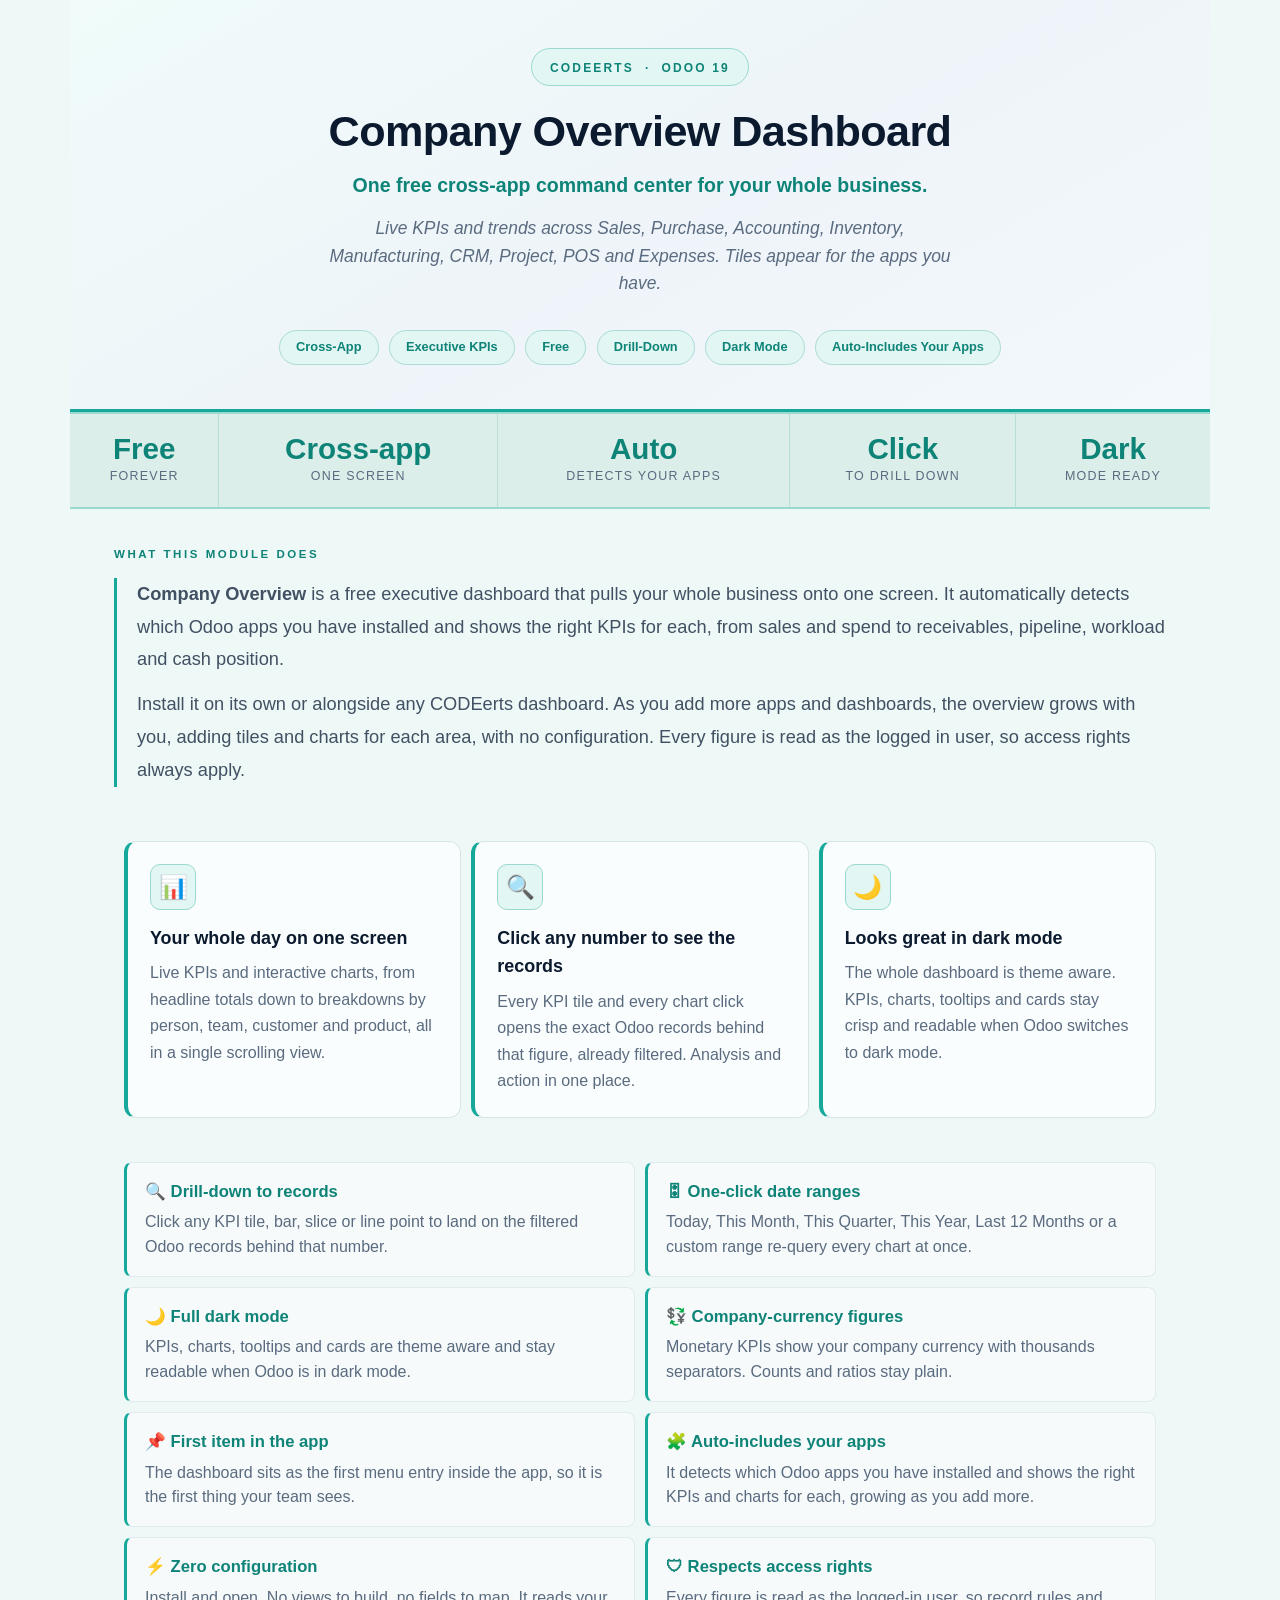
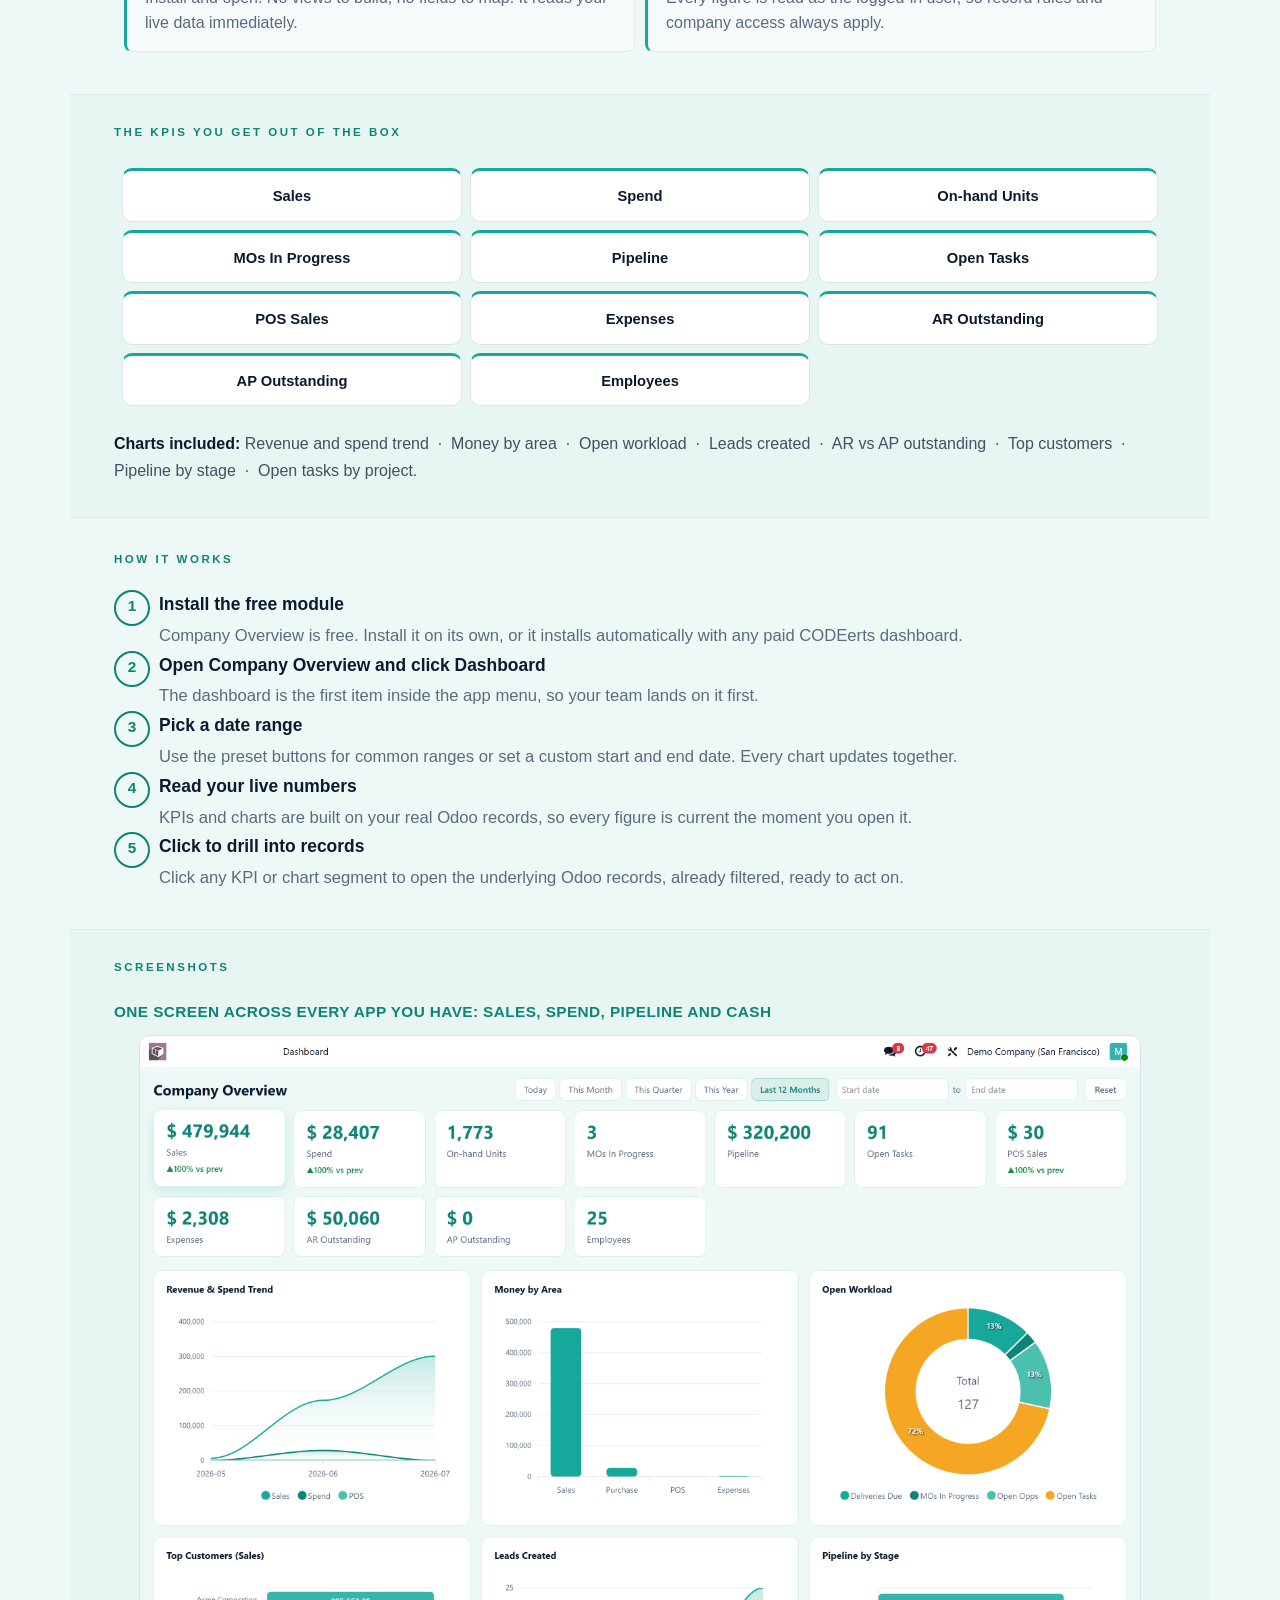
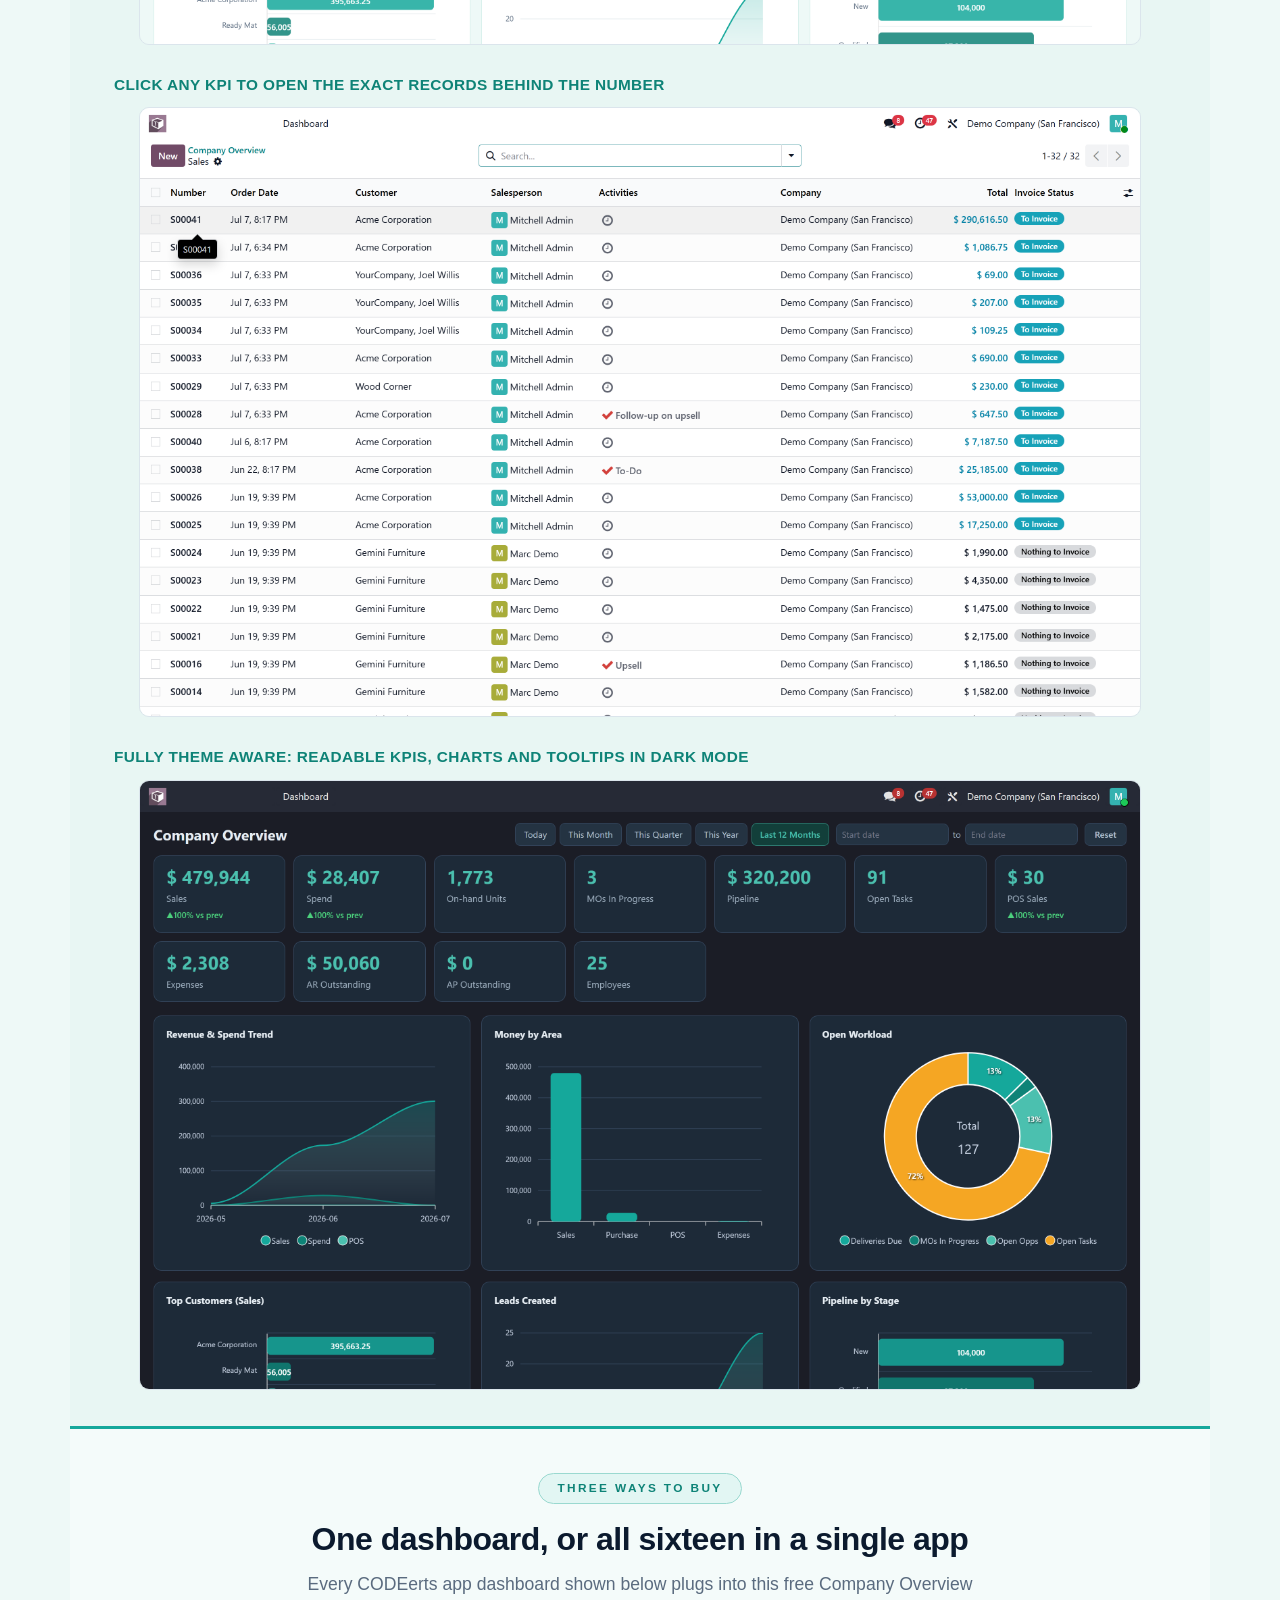
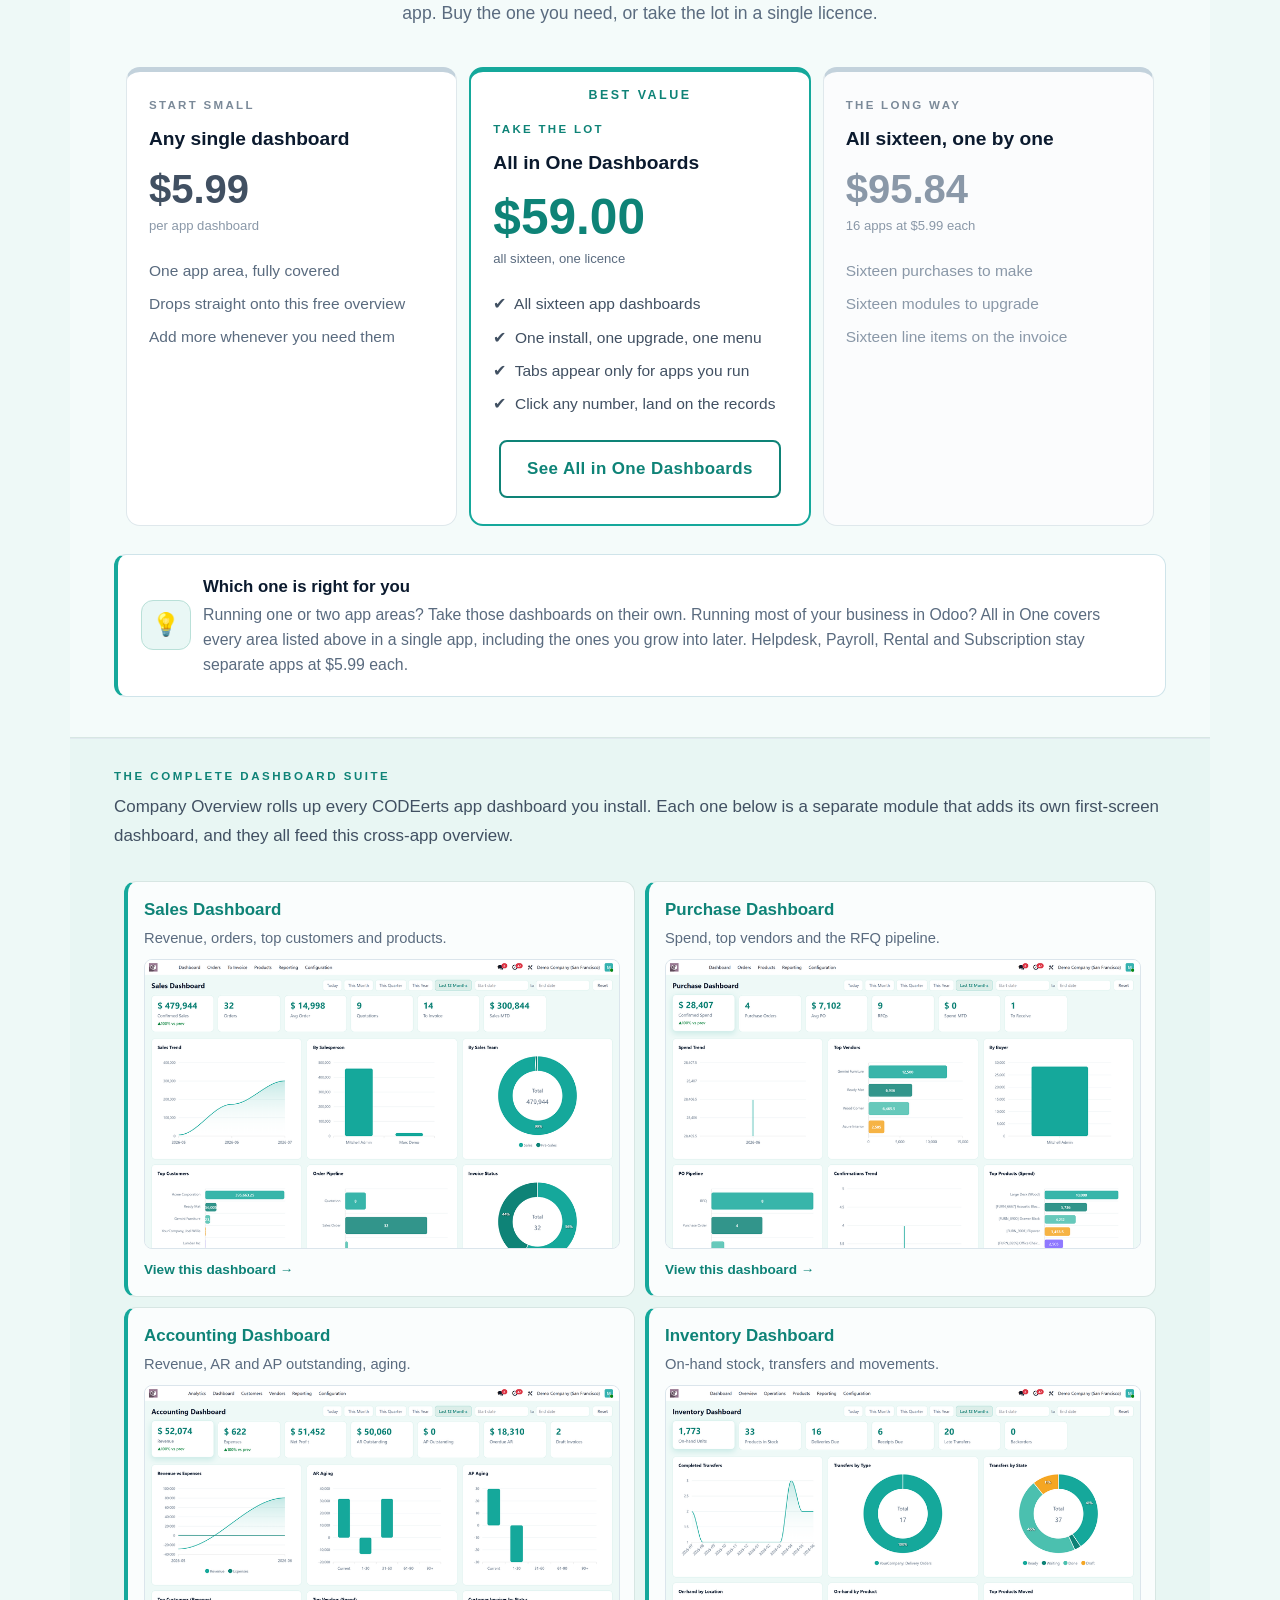
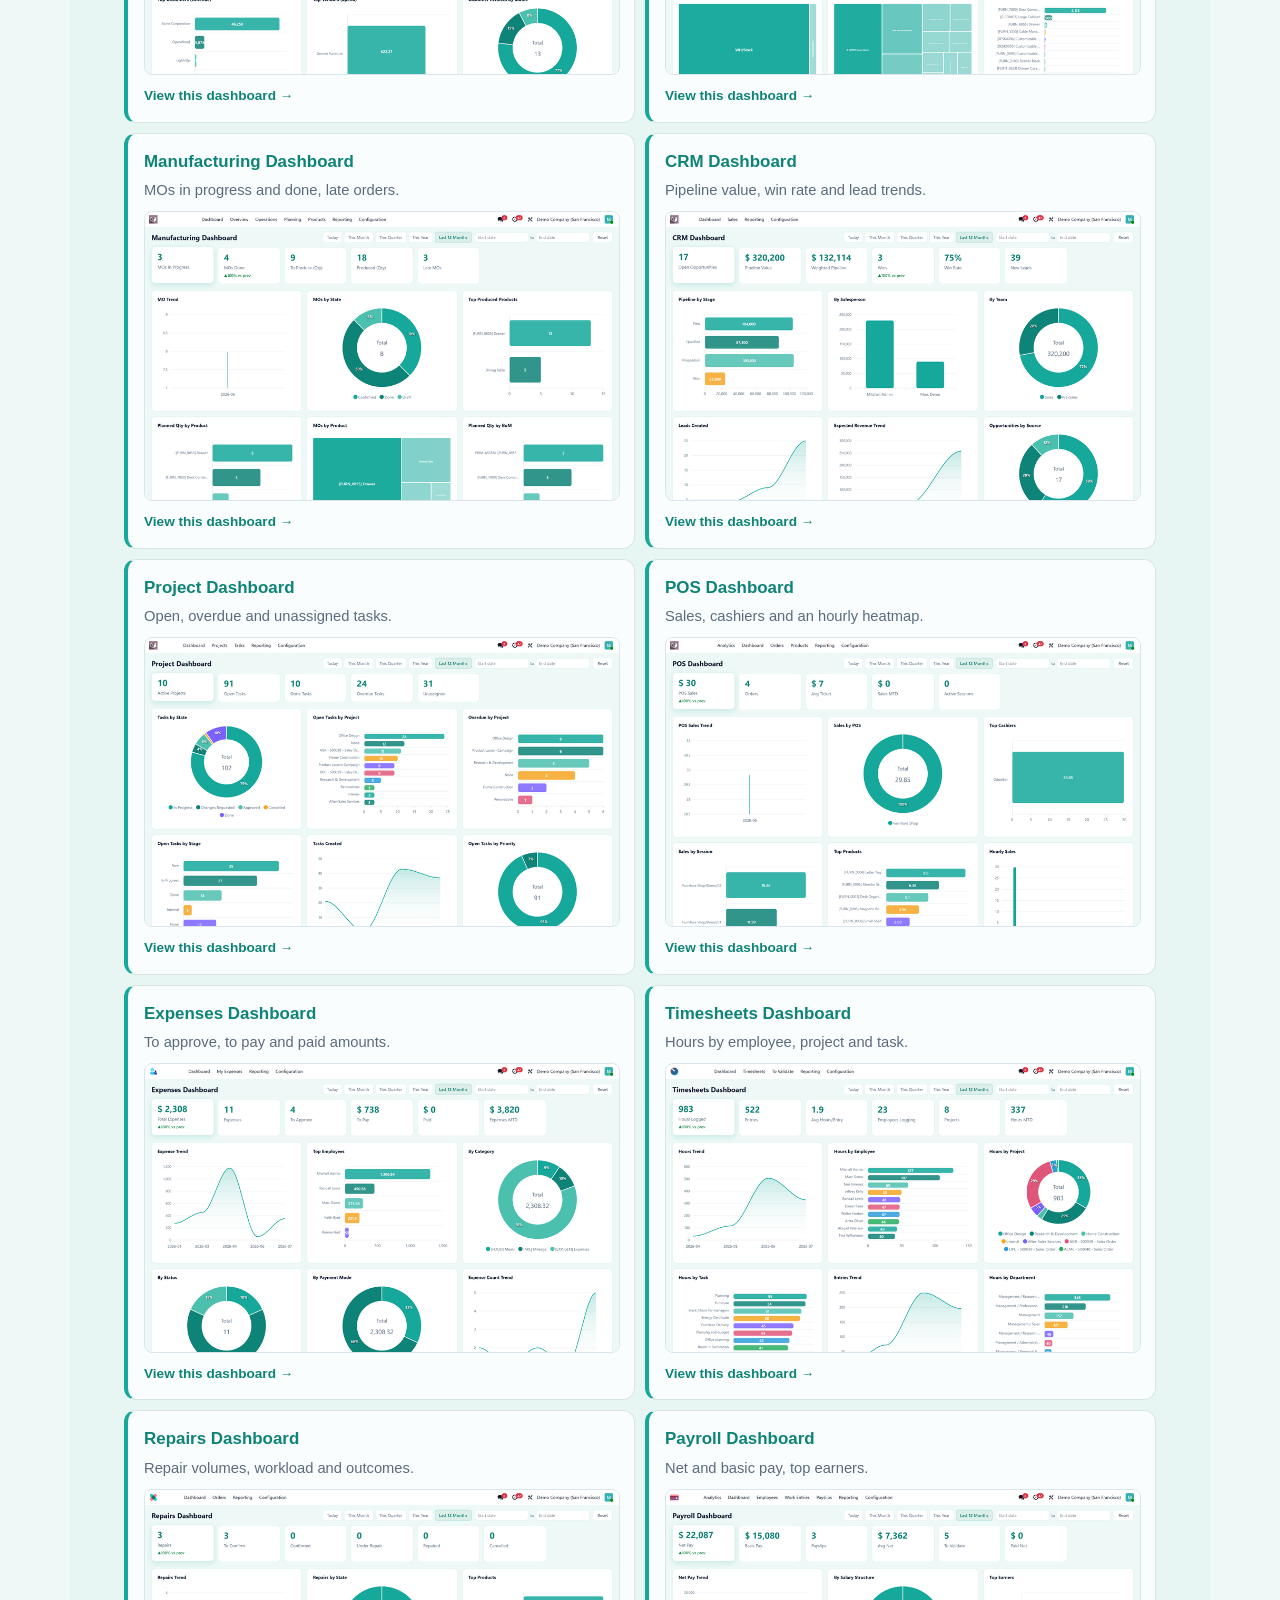
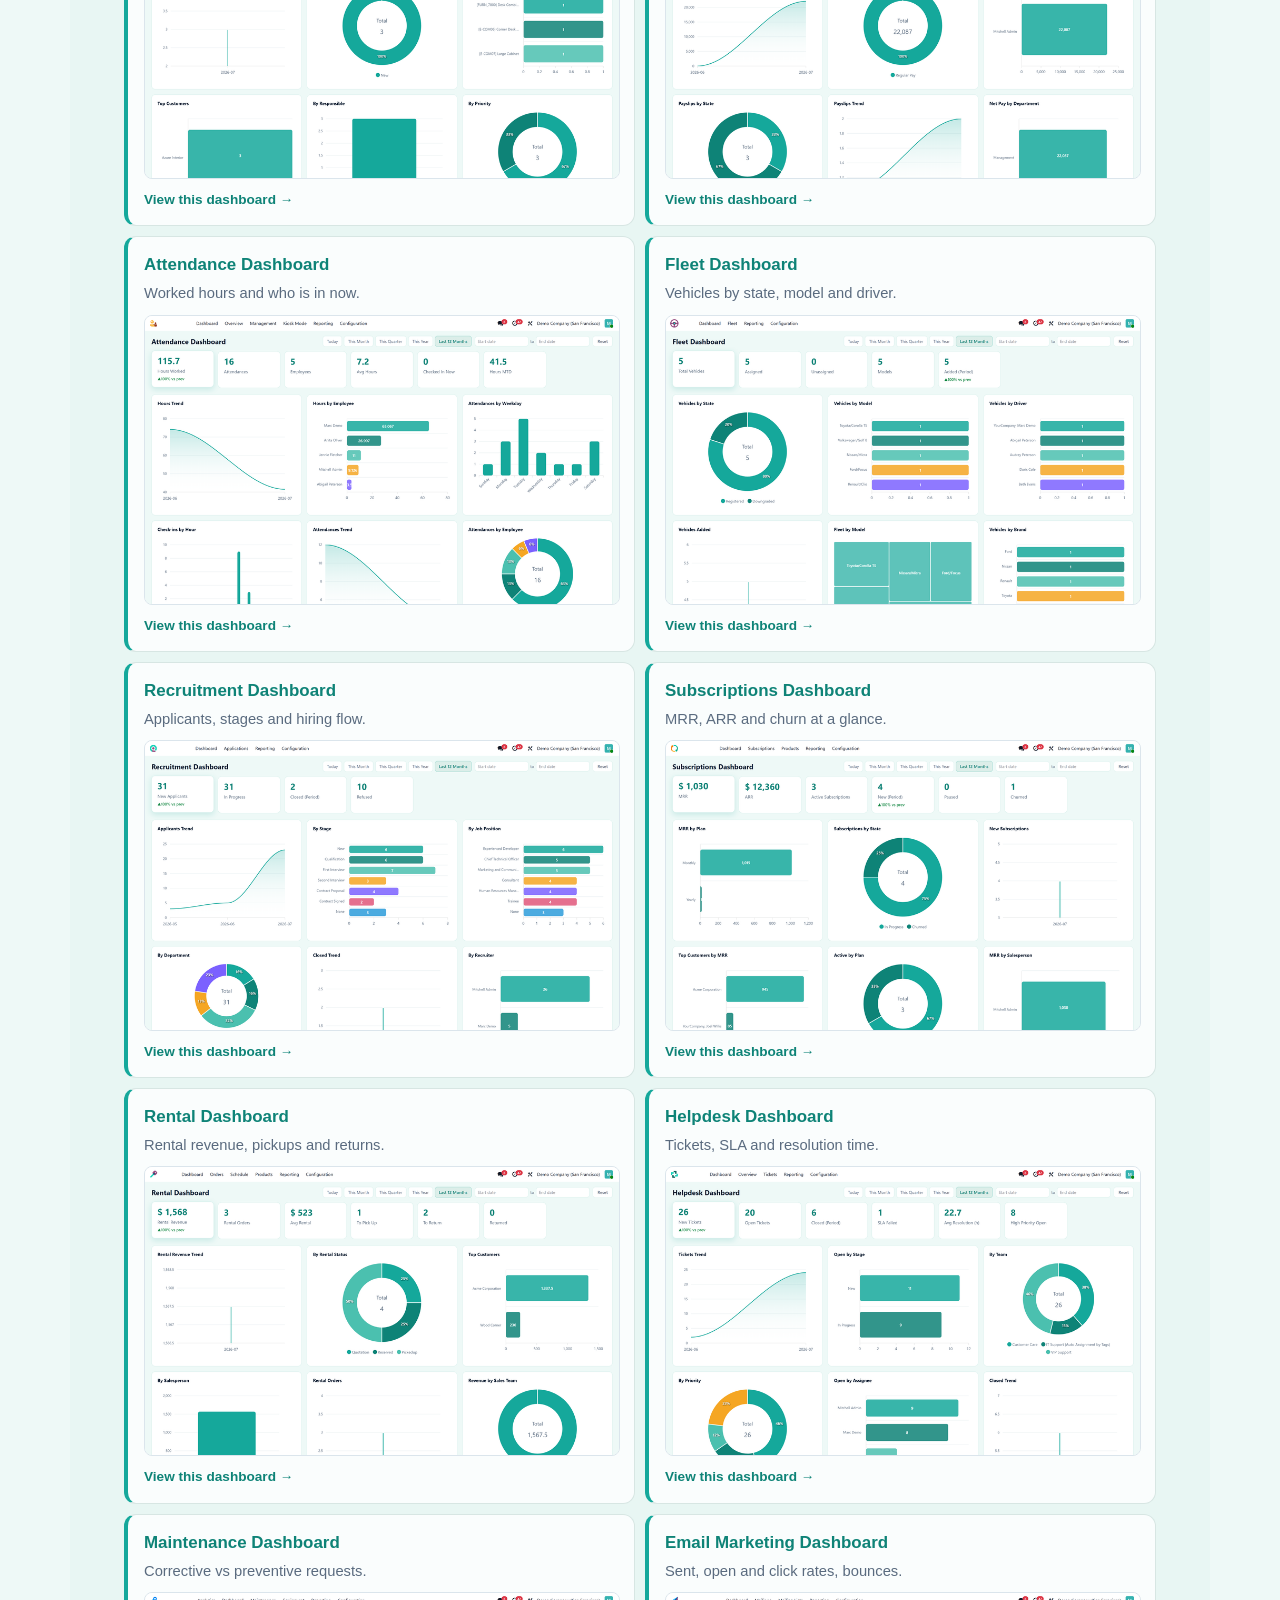
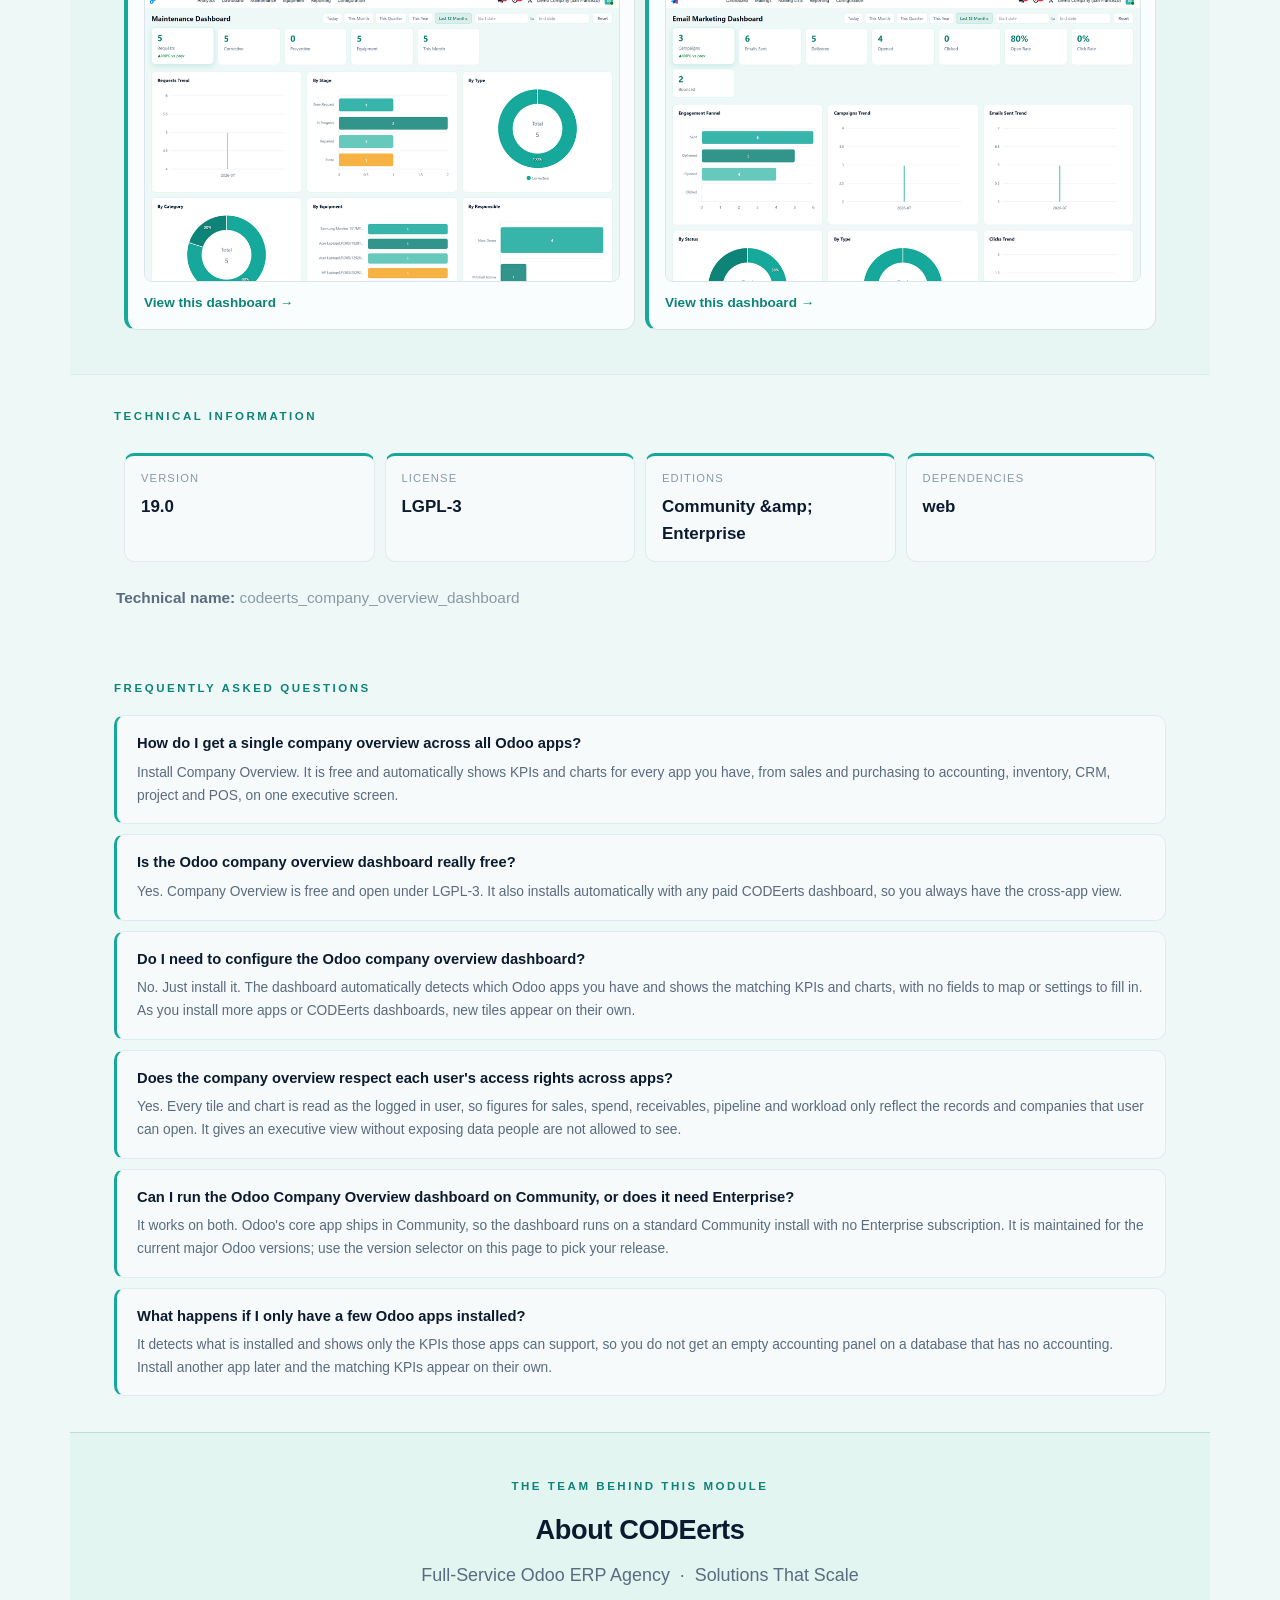
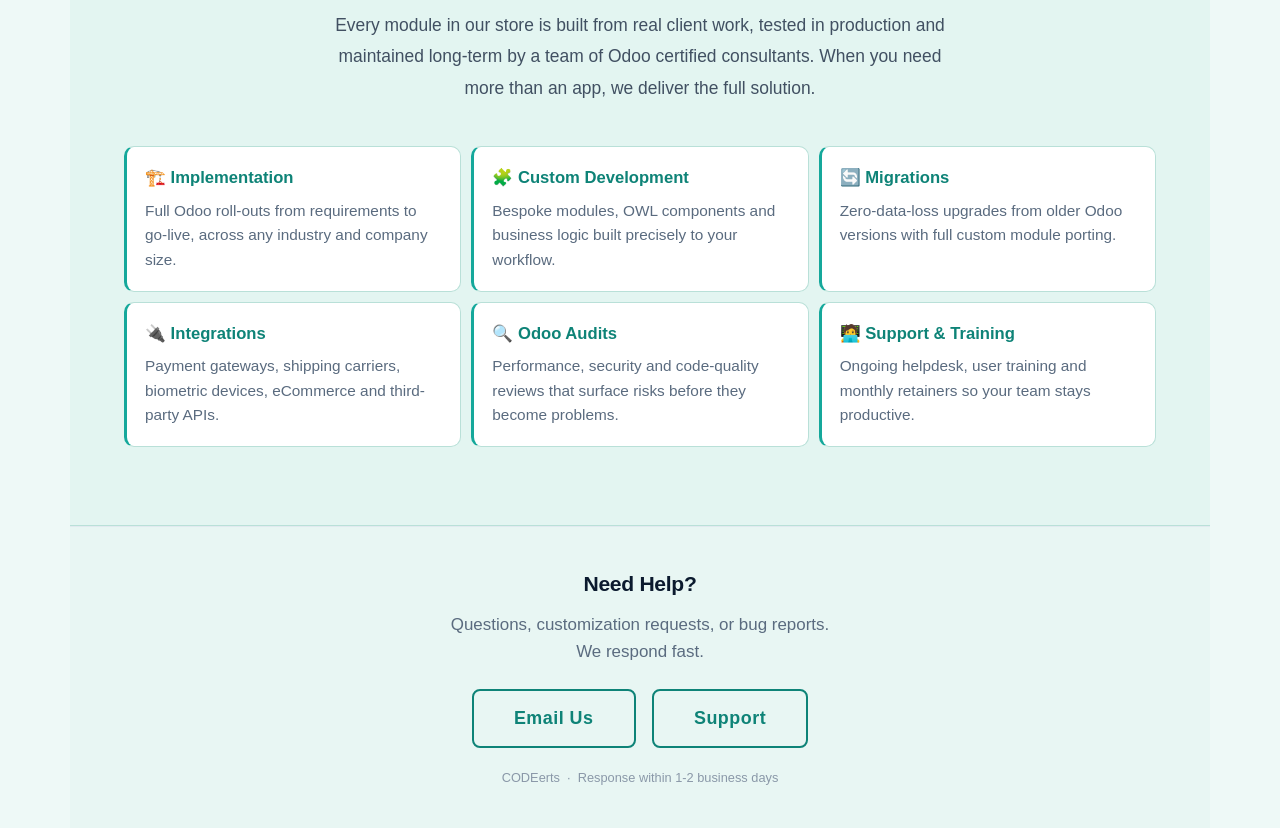
<file: codeerts_company_overview_dashboard/static/description/index.html>
<!DOCTYPE html>
<html>
<head><meta charset="UTF-8"/><title>Company Overview Dashboard - CODEerts</title></head>
<body style="margin:0;padding:0;font-family:Arial,Helvetica,sans-serif;background:#eef9f7;color:#1b2a4a;line-height:1.6;">
<div style="max-width:1140px;margin:0 auto;">
<div style="background:linear-gradient(150deg,#f0fbfa 0%,#eef4f9 55%,#f3f8fc 100%);padding:48px 44px 40px;text-align:center;border-bottom:3px solid #15a89b;">
  <div style="display:inline-block;background:#e2f6f3;border:1px solid #9ad9d0;border-radius:30px;padding:5px 18px;margin-bottom:20px;">
    <span style="font-size:.75rem;color:#0e8377;text-transform:uppercase;letter-spacing:.18em;font-weight:700;">CODEerts &nbsp;&middot;&nbsp; Odoo 19</span>
  </div>
  <h1 style="font-size:2.7rem;font-weight:900;color:#0b1a2e;margin:0 0 14px;letter-spacing:-.6px;line-height:1.2;">Company Overview Dashboard</h1>
  <p style="font-size:1.22rem;color:#0e8377;font-weight:600;margin:0 0 14px;line-height:1.5;">One free cross-app command center for your whole business.</p>
  <p style="font-size:1.09rem;color:#5a6b7f;margin:0 0 28px;font-style:italic;max-width:640px;margin-left:auto;margin-right:auto;">Live KPIs and trends across Sales, Purchase, Accounting, Inventory, Manufacturing, CRM, Project, POS and Expenses. Tiles appear for the apps you have.</p>
  <div>
    <span style="display:inline-block;padding:6px 16px;background:#e2f6f3;color:#0e8377;border:1px solid #aadcd4;border-radius:30px;font-size:.8rem;font-weight:600;margin:4px 3px;">Cross-App</span>
    <span style="display:inline-block;padding:6px 16px;background:#e2f6f3;color:#0e8377;border:1px solid #aadcd4;border-radius:30px;font-size:.8rem;font-weight:600;margin:4px 3px;">Executive KPIs</span>
    <span style="display:inline-block;padding:6px 16px;background:#e2f6f3;color:#0e8377;border:1px solid #aadcd4;border-radius:30px;font-size:.8rem;font-weight:600;margin:4px 3px;">Free</span>
    <span style="display:inline-block;padding:6px 16px;background:#e2f6f3;color:#0e8377;border:1px solid #aadcd4;border-radius:30px;font-size:.8rem;font-weight:600;margin:4px 3px;">Drill-Down</span>
    <span style="display:inline-block;padding:6px 16px;background:#e2f6f3;color:#0e8377;border:1px solid #aadcd4;border-radius:30px;font-size:.8rem;font-weight:600;margin:4px 3px;">Dark Mode</span>
    <span style="display:inline-block;padding:6px 16px;background:#e2f6f3;color:#0e8377;border:1px solid #aadcd4;border-radius:30px;font-size:.8rem;font-weight:600;margin:4px 3px;">Auto-Includes Your Apps</span>
  </div>
</div>
<div style="background:#dceee9;border-top:2px solid #9ad9d0;border-bottom:2px solid #9ad9d0;">
  <table style="width:100%;border-collapse:collapse;text-align:center;"><tr>
      <td style="padding:20px 10px;border-right:1px solid #b9e0d8;">
        <div style="font-size:1.85rem;font-weight:900;color:#0e8377;line-height:1;">Free</div>
        <div style="font-size:.78rem;color:#5a6b7f;margin-top:4px;text-transform:uppercase;letter-spacing:.1em;">Forever</div>
      </td><td style="padding:20px 10px;border-right:1px solid #b9e0d8;">
        <div style="font-size:1.85rem;font-weight:900;color:#0e8377;line-height:1;">Cross-app</div>
        <div style="font-size:.78rem;color:#5a6b7f;margin-top:4px;text-transform:uppercase;letter-spacing:.1em;">One screen</div>
      </td><td style="padding:20px 10px;border-right:1px solid #b9e0d8;">
        <div style="font-size:1.85rem;font-weight:900;color:#0e8377;line-height:1;">Auto</div>
        <div style="font-size:.78rem;color:#5a6b7f;margin-top:4px;text-transform:uppercase;letter-spacing:.1em;">Detects your apps</div>
      </td><td style="padding:20px 10px;border-right:1px solid #b9e0d8;">
        <div style="font-size:1.85rem;font-weight:900;color:#0e8377;line-height:1;">Click</div>
        <div style="font-size:.78rem;color:#5a6b7f;margin-top:4px;text-transform:uppercase;letter-spacing:.1em;">To drill down</div>
      </td><td style="padding:20px 10px;">
        <div style="font-size:1.85rem;font-weight:900;color:#0e8377;line-height:1;">Dark</div>
        <div style="font-size:.78rem;color:#5a6b7f;margin-top:4px;text-transform:uppercase;letter-spacing:.1em;">Mode ready</div>
      </td>
  </tr></table>
</div>
<div style="padding:36px 44px 32px;">
  <p style="font-size:.72rem;color:#0e8377;text-transform:uppercase;letter-spacing:.22em;font-weight:700;margin:0 0 14px;">What this module does</p>
  <div style="border-left:3px solid #15a89b;padding-left:20px;"><p style="font-size:1.14rem;line-height:1.8;color:#415062;margin:0 0 12px;"><strong>Company Overview</strong> is a free executive dashboard that pulls your whole business onto one screen. It automatically detects which Odoo apps you have installed and shows the right KPIs for each, from sales and spend to receivables, pipeline, workload and cash position.</p><p style="font-size:1.14rem;line-height:1.8;color:#415062;margin:0 0 12px;">Install it on its own or alongside any CODEerts dashboard. As you add more apps and dashboards, the overview grows with you, adding tiles and charts for each area, with no configuration. Every figure is read as the logged in user, so access rights always apply.</p></div>
</div>
<div style="padding:0 44px 12px;">
  <table style="width:100%;border-collapse:separate;border-spacing:10px;"><tr style="vertical-align:top;">
      <td style="width:33%;padding:22px;background:#fafdfd;border:1px solid #d7e6e3;border-left:4px solid #15a89b;border-radius:12px;">
        <div style="width:44px;height:44px;background:#e2f6f3;border:1.5px solid #9ad9d0;border-radius:10px;line-height:44px;text-align:center;font-size:1.45rem;margin-bottom:14px;">&#x1F4CA;</div>
        <strong style="font-size:1.12rem;color:#0b1a2e;display:block;margin-bottom:8px;">Your whole day on one screen</strong>
        <p style="font-size:1.0rem;line-height:1.65;color:#5a6b7f;margin:0;">Live KPIs and interactive charts, from headline totals down to breakdowns by person, team, customer and product, all in a single scrolling view.</p>
      </td><td style="width:33%;padding:22px;background:#fafdfd;border:1px solid #d7e6e3;border-left:4px solid #15a89b;border-radius:12px;">
        <div style="width:44px;height:44px;background:#e2f6f3;border:1.5px solid #9ad9d0;border-radius:10px;line-height:44px;text-align:center;font-size:1.45rem;margin-bottom:14px;">&#x1F50D;</div>
        <strong style="font-size:1.12rem;color:#0b1a2e;display:block;margin-bottom:8px;">Click any number to see the records</strong>
        <p style="font-size:1.0rem;line-height:1.65;color:#5a6b7f;margin:0;">Every KPI tile and every chart click opens the exact Odoo records behind that figure, already filtered. Analysis and action in one place.</p>
      </td><td style="width:33%;padding:22px;background:#fafdfd;border:1px solid #d7e6e3;border-left:4px solid #15a89b;border-radius:12px;">
        <div style="width:44px;height:44px;background:#e2f6f3;border:1.5px solid #9ad9d0;border-radius:10px;line-height:44px;text-align:center;font-size:1.45rem;margin-bottom:14px;">&#x1F319;</div>
        <strong style="font-size:1.12rem;color:#0b1a2e;display:block;margin-bottom:8px;">Looks great in dark mode</strong>
        <p style="font-size:1.0rem;line-height:1.65;color:#5a6b7f;margin:0;">The whole dashboard is theme aware. KPIs, charts, tooltips and cards stay crisp and readable when Odoo switches to dark mode.</p>
      </td>
  </tr></table>
</div>
<div style="padding:12px 44px 32px;">
  <table style="width:100%;border-collapse:separate;border-spacing:10px;"><tr style="vertical-align:top;"><td style="width:50%;padding:16px 18px;background:#f6fafb;border:1px solid #e1eaef;border-left:3px solid #15a89b;border-radius:8px;">
        <strong style="font-size:1.04rem;color:#0e8377;display:block;margin-bottom:5px;">&#x1F50D; Drill-down to records</strong>
        <p style="font-size:1.0rem;color:#5a6b7f;margin:0;line-height:1.55;">Click any KPI tile, bar, slice or line point to land on the filtered Odoo records behind that number.</p>
      </td><td style="width:50%;padding:16px 18px;background:#f6fafb;border:1px solid #e1eaef;border-left:3px solid #15a89b;border-radius:8px;">
        <strong style="font-size:1.04rem;color:#0e8377;display:block;margin-bottom:5px;">&#x1F39B; One-click date ranges</strong>
        <p style="font-size:1.0rem;color:#5a6b7f;margin:0;line-height:1.55;">Today, This Month, This Quarter, This Year, Last 12 Months or a custom range re-query every chart at once.</p>
      </td></tr><tr style="vertical-align:top;"><td style="padding:16px 18px;background:#f6fafb;border:1px solid #e1eaef;border-left:3px solid #15a89b;border-radius:8px;">
        <strong style="font-size:1.04rem;color:#0e8377;display:block;margin-bottom:5px;">&#x1F319; Full dark mode</strong>
        <p style="font-size:1.0rem;color:#5a6b7f;margin:0;line-height:1.55;">KPIs, charts, tooltips and cards are theme aware and stay readable when Odoo is in dark mode.</p>
      </td><td style="padding:16px 18px;background:#f6fafb;border:1px solid #e1eaef;border-left:3px solid #15a89b;border-radius:8px;">
        <strong style="font-size:1.04rem;color:#0e8377;display:block;margin-bottom:5px;">&#x1F4B1; Company-currency figures</strong>
        <p style="font-size:1.0rem;color:#5a6b7f;margin:0;line-height:1.55;">Monetary KPIs show your company currency with thousands separators. Counts and ratios stay plain.</p>
      </td></tr><tr style="vertical-align:top;"><td style="padding:16px 18px;background:#f6fafb;border:1px solid #e1eaef;border-left:3px solid #15a89b;border-radius:8px;">
        <strong style="font-size:1.04rem;color:#0e8377;display:block;margin-bottom:5px;">&#x1F4CC; First item in the app</strong>
        <p style="font-size:1.0rem;color:#5a6b7f;margin:0;line-height:1.55;">The dashboard sits as the first menu entry inside the app, so it is the first thing your team sees.</p>
      </td><td style="padding:16px 18px;background:#f6fafb;border:1px solid #e1eaef;border-left:3px solid #15a89b;border-radius:8px;">
        <strong style="font-size:1.04rem;color:#0e8377;display:block;margin-bottom:5px;">&#x1F9E9; Auto-includes your apps</strong>
        <p style="font-size:1.0rem;color:#5a6b7f;margin:0;line-height:1.55;">It detects which Odoo apps you have installed and shows the right KPIs and charts for each, growing as you add more.</p>
      </td></tr><tr style="vertical-align:top;"><td style="padding:16px 18px;background:#f6fafb;border:1px solid #e1eaef;border-left:3px solid #15a89b;border-radius:8px;">
        <strong style="font-size:1.04rem;color:#0e8377;display:block;margin-bottom:5px;">&#x26A1; Zero configuration</strong>
        <p style="font-size:1.0rem;color:#5a6b7f;margin:0;line-height:1.55;">Install and open. No views to build, no fields to map. It reads your live data immediately.</p>
      </td><td style="padding:16px 18px;background:#f6fafb;border:1px solid #e1eaef;border-left:3px solid #15a89b;border-radius:8px;">
        <strong style="font-size:1.04rem;color:#0e8377;display:block;margin-bottom:5px;">&#x1F6E1; Respects access rights</strong>
        <p style="font-size:1.0rem;color:#5a6b7f;margin:0;line-height:1.55;">Every figure is read as the logged-in user, so record rules and company access always apply.</p>
      </td></tr></table>
</div>
<div style="background:#e8f6f3;padding:28px 44px 32px;border-top:1px solid #e1eaef;border-bottom:1px solid #e1eaef;">
  <p style="font-size:.72rem;color:#0e8377;text-transform:uppercase;letter-spacing:.22em;font-weight:700;margin:0 0 18px;">The KPIs you get out of the box</p>
  <table style="width:100%;border-collapse:separate;border-spacing:8px;margin-bottom:16px;"><tr style="vertical-align:top;"><td style="width:33%;padding:12px 10px;background:#ffffff;border:1px solid #dbe5ec;border-top:3px solid #15a89b;border-radius:10px;text-align:center;"><strong style="font-size:.92rem;color:#0b1a2e;">Sales</strong></td><td style="width:33%;padding:12px 10px;background:#ffffff;border:1px solid #dbe5ec;border-top:3px solid #15a89b;border-radius:10px;text-align:center;"><strong style="font-size:.92rem;color:#0b1a2e;">Spend</strong></td><td style="width:33%;padding:12px 10px;background:#ffffff;border:1px solid #dbe5ec;border-top:3px solid #15a89b;border-radius:10px;text-align:center;"><strong style="font-size:.92rem;color:#0b1a2e;">On-hand Units</strong></td></tr><tr style="vertical-align:top;"><td style="width:33%;padding:12px 10px;background:#ffffff;border:1px solid #dbe5ec;border-top:3px solid #15a89b;border-radius:10px;text-align:center;"><strong style="font-size:.92rem;color:#0b1a2e;">MOs In Progress</strong></td><td style="width:33%;padding:12px 10px;background:#ffffff;border:1px solid #dbe5ec;border-top:3px solid #15a89b;border-radius:10px;text-align:center;"><strong style="font-size:.92rem;color:#0b1a2e;">Pipeline</strong></td><td style="width:33%;padding:12px 10px;background:#ffffff;border:1px solid #dbe5ec;border-top:3px solid #15a89b;border-radius:10px;text-align:center;"><strong style="font-size:.92rem;color:#0b1a2e;">Open Tasks</strong></td></tr><tr style="vertical-align:top;"><td style="width:33%;padding:12px 10px;background:#ffffff;border:1px solid #dbe5ec;border-top:3px solid #15a89b;border-radius:10px;text-align:center;"><strong style="font-size:.92rem;color:#0b1a2e;">POS Sales</strong></td><td style="width:33%;padding:12px 10px;background:#ffffff;border:1px solid #dbe5ec;border-top:3px solid #15a89b;border-radius:10px;text-align:center;"><strong style="font-size:.92rem;color:#0b1a2e;">Expenses</strong></td><td style="width:33%;padding:12px 10px;background:#ffffff;border:1px solid #dbe5ec;border-top:3px solid #15a89b;border-radius:10px;text-align:center;"><strong style="font-size:.92rem;color:#0b1a2e;">AR Outstanding</strong></td></tr><tr style="vertical-align:top;"><td style="width:33%;padding:12px 10px;background:#ffffff;border:1px solid #dbe5ec;border-top:3px solid #15a89b;border-radius:10px;text-align:center;"><strong style="font-size:.92rem;color:#0b1a2e;">AP Outstanding</strong></td><td style="width:33%;padding:12px 10px;background:#ffffff;border:1px solid #dbe5ec;border-top:3px solid #15a89b;border-radius:10px;text-align:center;"><strong style="font-size:.92rem;color:#0b1a2e;">Employees</strong></td></tr></table>
  <p style="font-size:1.0rem;color:#415062;margin:0;line-height:1.7;"><strong style="color:#0b1a2e;">Charts included:</strong> Revenue and spend trend &nbsp;&middot;&nbsp; Money by area &nbsp;&middot;&nbsp; Open workload &nbsp;&middot;&nbsp; Leads created &nbsp;&middot;&nbsp; AR vs AP outstanding &nbsp;&middot;&nbsp; Top customers &nbsp;&middot;&nbsp; Pipeline by stage &nbsp;&middot;&nbsp; Open tasks by project.</p>
</div>
<div style="padding:32px 44px 36px;">
  <p style="font-size:.72rem;color:#0e8377;text-transform:uppercase;letter-spacing:.22em;font-weight:700;margin:0 0 22px;">How it works</p>
  <table style="width:100%;border-collapse:collapse;"><tr style="vertical-align:top;">
      <td style="width:44px;padding:0 0 20px;"><div style="width:32px;height:32px;border:2px solid #0e8377;border-radius:50%;line-height:28px;text-align:center;font-weight:800;font-size:.96rem;color:#0e8377;">1</div></td>
      <td style="padding:0 0 20px 0 20px 4px;">
        <strong style="color:#0b1a2e;font-size:1.09rem;">Install the free module</strong>
        <p style="color:#5a6b7f;font-size:1.04rem;margin:4px 0 0;line-height:1.6;">Company Overview is free. Install it on its own, or it installs automatically with any paid CODEerts dashboard.</p>
      </td></tr><tr style="vertical-align:top;">
      <td style="width:44px;padding:0 0 20px;"><div style="width:32px;height:32px;border:2px solid #0e8377;border-radius:50%;line-height:28px;text-align:center;font-weight:800;font-size:.96rem;color:#0e8377;">2</div></td>
      <td style="padding:0 0 20px 0 20px 4px;">
        <strong style="color:#0b1a2e;font-size:1.09rem;">Open Company Overview and click Dashboard</strong>
        <p style="color:#5a6b7f;font-size:1.04rem;margin:4px 0 0;line-height:1.6;">The dashboard is the first item inside the app menu, so your team lands on it first.</p>
      </td></tr><tr style="vertical-align:top;">
      <td style="width:44px;padding:0 0 20px;"><div style="width:32px;height:32px;border:2px solid #0e8377;border-radius:50%;line-height:28px;text-align:center;font-weight:800;font-size:.96rem;color:#0e8377;">3</div></td>
      <td style="padding:0 0 20px 0 20px 4px;">
        <strong style="color:#0b1a2e;font-size:1.09rem;">Pick a date range</strong>
        <p style="color:#5a6b7f;font-size:1.04rem;margin:4px 0 0;line-height:1.6;">Use the preset buttons for common ranges or set a custom start and end date. Every chart updates together.</p>
      </td></tr><tr style="vertical-align:top;">
      <td style="width:44px;padding:0 0 20px;"><div style="width:32px;height:32px;border:2px solid #0e8377;border-radius:50%;line-height:28px;text-align:center;font-weight:800;font-size:.96rem;color:#0e8377;">4</div></td>
      <td style="padding:0 0 20px 0 20px 4px;">
        <strong style="color:#0b1a2e;font-size:1.09rem;">Read your live numbers</strong>
        <p style="color:#5a6b7f;font-size:1.04rem;margin:4px 0 0;line-height:1.6;">KPIs and charts are built on your real Odoo records, so every figure is current the moment you open it.</p>
      </td></tr><tr style="vertical-align:top;">
      <td style="width:44px;padding:0 0 0;"><div style="width:32px;height:32px;border:2px solid #0e8377;border-radius:50%;line-height:28px;text-align:center;font-weight:800;font-size:.96rem;color:#0e8377;">5</div></td>
      <td style="padding:0 0 0 0 0 4px;">
        <strong style="color:#0b1a2e;font-size:1.09rem;">Click to drill into records</strong>
        <p style="color:#5a6b7f;font-size:1.04rem;margin:4px 0 0;line-height:1.6;">Click any KPI or chart segment to open the underlying Odoo records, already filtered, ready to act on.</p>
      </td></tr></table>
</div>
<div style="background:#e8f6f3;padding:28px 44px 36px;border-top:1px solid #e1eaef;">
  <p style="font-size:.72rem;color:#0e8377;text-transform:uppercase;letter-spacing:.22em;font-weight:700;margin:0 0 24px;">Screenshots</p>
  <div style="margin-bottom:28px;">
    <p style="font-size:.96rem;font-weight:700;color:#0e8377;text-transform:uppercase;letter-spacing:.4px;margin:0 0 10px;">One screen across every app you have: sales, spend, pipeline and cash</p>
    <img src="overview.png" alt="One screen across every app you have: sales, spend, pipeline and cash" style="width:100%;max-width:1000px;display:block;margin:0 auto;border-radius:10px;border:1px solid #dbe5ec;"/>
  </div><div style="margin-bottom:28px;">
    <p style="font-size:.96rem;font-weight:700;color:#0e8377;text-transform:uppercase;letter-spacing:.4px;margin:0 0 10px;">Click any KPI to open the exact records behind the number</p>
    <img src="drilldown.png" alt="Click any KPI to open the exact records behind the number" style="width:100%;max-width:1000px;display:block;margin:0 auto;border-radius:10px;border:1px solid #dbe5ec;"/>
  </div><div style="margin-bottom:0;">
    <p style="font-size:.96rem;font-weight:700;color:#0e8377;text-transform:uppercase;letter-spacing:.4px;margin:0 0 10px;">Fully theme aware: readable KPIs, charts and tooltips in dark mode</p>
    <img src="dark.png" alt="Fully theme aware: readable KPIs, charts and tooltips in dark mode" style="width:100%;max-width:1000px;display:block;margin:0 auto;border-radius:10px;border:1px solid #dbe5ec;"/>
  </div>
</div>
<!-- ===================== PRICING OPTIONS =====================
     Figures derived from manifests: single $5.99, All in One $59.00,
     sixteen bundled dashboards at $5.99 each = $95.84.
     Branch: swap /19.0/ for /18.0/ or /17.0/
     =========================================================== -->
<div style="background:#f4fbfa;border-top:3px solid #15a89b;border-bottom:1px solid #d7e6e3;padding:44px 44px 40px;">

  <div style="text-align:center;margin-bottom:28px;">
    <div style="display:inline-block;background:#e2f6f3;border:1px solid #9ad9d0;border-radius:30px;padding:5px 18px;margin-bottom:16px;">
      <div style="font-size:.74rem;color:#0e8377;text-transform:uppercase;letter-spacing:.2em;font-weight:700;">Three ways to buy</div>
    </div>
    <h2 style="font-size:2rem;font-weight:900;color:#0b1a2e;margin:0 0 12px;letter-spacing:-.5px;line-height:1.2;">One dashboard, or all sixteen in a single app</h2>
    <p style="font-size:1.1rem;color:#5a6b7f;margin:0 auto;max-width:700px;line-height:1.6;">Every CODEerts app dashboard shown below plugs into this free Company Overview app. Buy the one you need, or take the lot in a single licence.</p>
  </div>

  <table style="width:100%;border-collapse:separate;border-spacing:12px;">
    <tr style="vertical-align:top;">

      <!-- CARD 1: single -->
      <td style="width:33%;padding:0;background:#ffffff;border:1px solid #dfe8ec;border-top:5px solid #c3d2dc;border-radius:14px;">
        <div style="padding:24px 22px 26px;">
          <div style="font-size:.72rem;color:#7b8a99;text-transform:uppercase;letter-spacing:.2em;font-weight:700;margin-bottom:10px;">Start small</div>
          <div style="font-size:1.2rem;font-weight:800;color:#0b1a2e;margin-bottom:14px;">Any single dashboard</div>
          <div style="font-size:2.5rem;font-weight:900;color:#415062;line-height:1;">$5.99</div>
          <div style="font-size:.82rem;color:#8a98a8;margin-top:6px;margin-bottom:18px;">per app dashboard</div>
          <table style="width:100%;border-collapse:collapse;font-size:.97rem;">
            <tr><td style="padding:5px 0;color:#5a6b7f;line-height:1.5;">One app area, fully covered</td></tr>
            <tr><td style="padding:5px 0;color:#5a6b7f;line-height:1.5;">Drops straight onto this free overview</td></tr>
            <tr><td style="padding:5px 0;color:#5a6b7f;line-height:1.5;">Add more whenever you need them</td></tr>
          </table>
        </div>
      </td>

      <!-- CARD 2: featured bundle -->
      <td style="width:34%;padding:0;background:#ffffff;border:2px solid #15a89b;border-top:5px solid #15a89b;border-radius:14px;">
        <div style="padding:14px 10px 0;text-align:center;">
          <div style="font-size:.78rem;color:#0e8377;text-transform:uppercase;letter-spacing:.2em;font-weight:800;">Best value</div>
        </div>
        <div style="padding:14px 22px 26px;">
          <div style="font-size:.72rem;color:#0e8377;text-transform:uppercase;letter-spacing:.2em;font-weight:700;margin-bottom:10px;">Take the lot</div>
          <div style="font-size:1.2rem;font-weight:800;color:#0b1a2e;margin-bottom:14px;">All in One Dashboards</div>
          <div style="font-size:3.1rem;font-weight:900;color:#0e8377;line-height:1;">$59.00</div>
          <div style="font-size:.82rem;color:#5a6b7f;margin-top:6px;margin-bottom:18px;">all sixteen, one licence</div>
          <table style="width:100%;border-collapse:collapse;font-size:.97rem;">
            <tr><td style="padding:5px 0;color:#415062;line-height:1.5;">&#x2714;&#xFE0E; &nbsp;All sixteen app dashboards</td></tr>
            <tr><td style="padding:5px 0;color:#415062;line-height:1.5;">&#x2714;&#xFE0E; &nbsp;One install, one upgrade, one menu</td></tr>
            <tr><td style="padding:5px 0;color:#415062;line-height:1.5;">&#x2714;&#xFE0E; &nbsp;Tabs appear only for apps you run</td></tr>
            <tr><td style="padding:5px 0;color:#415062;line-height:1.5;">&#x2714;&#xFE0E; &nbsp;Click any number, land on the records</td></tr>
          </table>
          <div style="margin-top:20px;text-align:center;">
            <div style="display:inline-block;border:2px solid #0e8377;border-radius:8px;padding:13px 26px;">
              <a href="https://apps.odoo.com/apps/modules/19.0/codeerts_dashboards_all_in_one" style="color:#0e8377;font-size:1.06rem;font-weight:800;text-decoration:none;letter-spacing:.4px;">See All in One Dashboards</a>
            </div>
          </div>
        </div>
      </td>

      <!-- CARD 3: all sixteen singly -->
      <td style="width:33%;padding:0;background:#fbfcfd;border:1px solid #dfe8ec;border-top:5px solid #c3d2dc;border-radius:14px;">
        <div style="padding:24px 22px 26px;">
          <div style="font-size:.72rem;color:#7b8a99;text-transform:uppercase;letter-spacing:.2em;font-weight:700;margin-bottom:10px;">The long way</div>
          <div style="font-size:1.2rem;font-weight:800;color:#0b1a2e;margin-bottom:14px;">All sixteen, one by one</div>
          <div style="font-size:2.5rem;font-weight:900;color:#8a98a8;line-height:1;">$95.84</div>
          <div style="font-size:.82rem;color:#8a98a8;margin-top:6px;margin-bottom:18px;">16 apps at $5.99 each</div>
          <table style="width:100%;border-collapse:collapse;font-size:.97rem;">
            <tr><td style="padding:5px 0;color:#8a98a8;line-height:1.5;">Sixteen purchases to make</td></tr>
            <tr><td style="padding:5px 0;color:#8a98a8;line-height:1.5;">Sixteen modules to upgrade</td></tr>
            <tr><td style="padding:5px 0;color:#8a98a8;line-height:1.5;">Sixteen line items on the invoice</td></tr>
          </table>
        </div>
      </td>

    </tr>
  </table>

  <div style="margin-top:16px;padding:18px 22px;background:#ffffff;border:1px solid #cfe4ea;border-left:4px solid #15a89b;border-radius:12px;">
    <table style="width:100%;border-collapse:collapse;">
      <tr style="vertical-align:middle;">
        <td style="width:60px;">
          <div style="width:48px;height:48px;background:#e9f7f5;border:1.5px solid #b9e0d8;border-radius:12px;line-height:48px;text-align:center;font-size:1.4rem;">&#x1F4A1;</div>
        </td>
        <td>
          <div style="font-size:1.05rem;font-weight:800;color:#0b1a2e;margin-bottom:3px;">Which one is right for you</div>
          <div style="font-size:.99rem;color:#5a6b7f;line-height:1.55;">Running one or two app areas? Take those dashboards on their own. Running most of your business in Odoo? All in One covers every area listed above in a single app, including the ones you grow into later. Helpdesk, Payroll, Rental and Subscription stay separate apps at $5.99 each.</div>
        </td>
      </tr>
    </table>
  </div>

</div>
<!-- ===================== END PRICING OPTIONS ===================== -->
<div style="background:#e8f6f3;padding:28px 44px 34px;border-top:1px solid #e1eaef;border-bottom:1px solid #e1eaef;">
  <p style="font-size:.72rem;color:#0e8377;text-transform:uppercase;letter-spacing:.22em;font-weight:700;margin:0 0 8px;">The complete dashboard suite</p>
  <p style="font-size:1.06rem;color:#415062;margin:0 0 20px;line-height:1.7;">Company Overview rolls up every CODEerts app dashboard you install. Each one below is a separate module that adds its own first-screen dashboard, and they all feed this cross-app overview.</p>
  <table style="width:100%;border-collapse:separate;border-spacing:10px;"><tr style="vertical-align:top;"><td style="width:50%;padding:14px 16px;background:#fafdfd;border:1px solid #d7e6e3;border-left:4px solid #15a89b;border-radius:12px;vertical-align:top;">
        <a href="https://apps.odoo.com/apps/modules/19.0/codeerts_sales_dashboard" style="text-decoration:none;color:inherit;display:block;">
          <strong style="font-size:1.06rem;color:#0e8377;display:block;">Sales Dashboard</strong>
          <p style="font-size:.92rem;color:#5a6b7f;margin:4px 0 10px;line-height:1.5;">Revenue, orders, top customers and products.</p>
          <img src="suite_sales.png" alt="Sales Dashboard" style="width:100%;display:block;border-radius:8px;border:1px solid #dbe5ec;"/>
          <span style="display:inline-block;margin-top:10px;font-size:.85rem;color:#0e8377;font-weight:700;">View this dashboard &#8594;</span>
        </a>
      </td><td style="width:50%;padding:14px 16px;background:#fafdfd;border:1px solid #d7e6e3;border-left:4px solid #15a89b;border-radius:12px;vertical-align:top;">
        <a href="https://apps.odoo.com/apps/modules/19.0/codeerts_purchase_dashboard" style="text-decoration:none;color:inherit;display:block;">
          <strong style="font-size:1.06rem;color:#0e8377;display:block;">Purchase Dashboard</strong>
          <p style="font-size:.92rem;color:#5a6b7f;margin:4px 0 10px;line-height:1.5;">Spend, top vendors and the RFQ pipeline.</p>
          <img src="suite_purchase.png" alt="Purchase Dashboard" style="width:100%;display:block;border-radius:8px;border:1px solid #dbe5ec;"/>
          <span style="display:inline-block;margin-top:10px;font-size:.85rem;color:#0e8377;font-weight:700;">View this dashboard &#8594;</span>
        </a>
      </td></tr><tr style="vertical-align:top;"><td style="width:50%;padding:14px 16px;background:#fafdfd;border:1px solid #d7e6e3;border-left:4px solid #15a89b;border-radius:12px;vertical-align:top;">
        <a href="https://apps.odoo.com/apps/modules/19.0/codeerts_accounting_dashboard" style="text-decoration:none;color:inherit;display:block;">
          <strong style="font-size:1.06rem;color:#0e8377;display:block;">Accounting Dashboard</strong>
          <p style="font-size:.92rem;color:#5a6b7f;margin:4px 0 10px;line-height:1.5;">Revenue, AR and AP outstanding, aging.</p>
          <img src="suite_accounting.png" alt="Accounting Dashboard" style="width:100%;display:block;border-radius:8px;border:1px solid #dbe5ec;"/>
          <span style="display:inline-block;margin-top:10px;font-size:.85rem;color:#0e8377;font-weight:700;">View this dashboard &#8594;</span>
        </a>
      </td><td style="width:50%;padding:14px 16px;background:#fafdfd;border:1px solid #d7e6e3;border-left:4px solid #15a89b;border-radius:12px;vertical-align:top;">
        <a href="https://apps.odoo.com/apps/modules/19.0/codeerts_inventory_dashboard" style="text-decoration:none;color:inherit;display:block;">
          <strong style="font-size:1.06rem;color:#0e8377;display:block;">Inventory Dashboard</strong>
          <p style="font-size:.92rem;color:#5a6b7f;margin:4px 0 10px;line-height:1.5;">On-hand stock, transfers and movements.</p>
          <img src="suite_inventory.png" alt="Inventory Dashboard" style="width:100%;display:block;border-radius:8px;border:1px solid #dbe5ec;"/>
          <span style="display:inline-block;margin-top:10px;font-size:.85rem;color:#0e8377;font-weight:700;">View this dashboard &#8594;</span>
        </a>
      </td></tr><tr style="vertical-align:top;"><td style="width:50%;padding:14px 16px;background:#fafdfd;border:1px solid #d7e6e3;border-left:4px solid #15a89b;border-radius:12px;vertical-align:top;">
        <a href="https://apps.odoo.com/apps/modules/19.0/codeerts_manufacturing_dashboard" style="text-decoration:none;color:inherit;display:block;">
          <strong style="font-size:1.06rem;color:#0e8377;display:block;">Manufacturing Dashboard</strong>
          <p style="font-size:.92rem;color:#5a6b7f;margin:4px 0 10px;line-height:1.5;">MOs in progress and done, late orders.</p>
          <img src="suite_manufacturing.png" alt="Manufacturing Dashboard" style="width:100%;display:block;border-radius:8px;border:1px solid #dbe5ec;"/>
          <span style="display:inline-block;margin-top:10px;font-size:.85rem;color:#0e8377;font-weight:700;">View this dashboard &#8594;</span>
        </a>
      </td><td style="width:50%;padding:14px 16px;background:#fafdfd;border:1px solid #d7e6e3;border-left:4px solid #15a89b;border-radius:12px;vertical-align:top;">
        <a href="https://apps.odoo.com/apps/modules/19.0/codeerts_crm_dashboard" style="text-decoration:none;color:inherit;display:block;">
          <strong style="font-size:1.06rem;color:#0e8377;display:block;">CRM Dashboard</strong>
          <p style="font-size:.92rem;color:#5a6b7f;margin:4px 0 10px;line-height:1.5;">Pipeline value, win rate and lead trends.</p>
          <img src="suite_crm.png" alt="CRM Dashboard" style="width:100%;display:block;border-radius:8px;border:1px solid #dbe5ec;"/>
          <span style="display:inline-block;margin-top:10px;font-size:.85rem;color:#0e8377;font-weight:700;">View this dashboard &#8594;</span>
        </a>
      </td></tr><tr style="vertical-align:top;"><td style="width:50%;padding:14px 16px;background:#fafdfd;border:1px solid #d7e6e3;border-left:4px solid #15a89b;border-radius:12px;vertical-align:top;">
        <a href="https://apps.odoo.com/apps/modules/19.0/codeerts_project_dashboard" style="text-decoration:none;color:inherit;display:block;">
          <strong style="font-size:1.06rem;color:#0e8377;display:block;">Project Dashboard</strong>
          <p style="font-size:.92rem;color:#5a6b7f;margin:4px 0 10px;line-height:1.5;">Open, overdue and unassigned tasks.</p>
          <img src="suite_project.png" alt="Project Dashboard" style="width:100%;display:block;border-radius:8px;border:1px solid #dbe5ec;"/>
          <span style="display:inline-block;margin-top:10px;font-size:.85rem;color:#0e8377;font-weight:700;">View this dashboard &#8594;</span>
        </a>
      </td><td style="width:50%;padding:14px 16px;background:#fafdfd;border:1px solid #d7e6e3;border-left:4px solid #15a89b;border-radius:12px;vertical-align:top;">
        <a href="https://apps.odoo.com/apps/modules/19.0/codeerts_pos_dashboard" style="text-decoration:none;color:inherit;display:block;">
          <strong style="font-size:1.06rem;color:#0e8377;display:block;">POS Dashboard</strong>
          <p style="font-size:.92rem;color:#5a6b7f;margin:4px 0 10px;line-height:1.5;">Sales, cashiers and an hourly heatmap.</p>
          <img src="suite_pos.png" alt="POS Dashboard" style="width:100%;display:block;border-radius:8px;border:1px solid #dbe5ec;"/>
          <span style="display:inline-block;margin-top:10px;font-size:.85rem;color:#0e8377;font-weight:700;">View this dashboard &#8594;</span>
        </a>
      </td></tr><tr style="vertical-align:top;"><td style="width:50%;padding:14px 16px;background:#fafdfd;border:1px solid #d7e6e3;border-left:4px solid #15a89b;border-radius:12px;vertical-align:top;">
        <a href="https://apps.odoo.com/apps/modules/19.0/codeerts_expense_dashboard" style="text-decoration:none;color:inherit;display:block;">
          <strong style="font-size:1.06rem;color:#0e8377;display:block;">Expenses Dashboard</strong>
          <p style="font-size:.92rem;color:#5a6b7f;margin:4px 0 10px;line-height:1.5;">To approve, to pay and paid amounts.</p>
          <img src="suite_expense.png" alt="Expenses Dashboard" style="width:100%;display:block;border-radius:8px;border:1px solid #dbe5ec;"/>
          <span style="display:inline-block;margin-top:10px;font-size:.85rem;color:#0e8377;font-weight:700;">View this dashboard &#8594;</span>
        </a>
      </td><td style="width:50%;padding:14px 16px;background:#fafdfd;border:1px solid #d7e6e3;border-left:4px solid #15a89b;border-radius:12px;vertical-align:top;">
        <a href="https://apps.odoo.com/apps/modules/19.0/codeerts_timesheet_dashboard" style="text-decoration:none;color:inherit;display:block;">
          <strong style="font-size:1.06rem;color:#0e8377;display:block;">Timesheets Dashboard</strong>
          <p style="font-size:.92rem;color:#5a6b7f;margin:4px 0 10px;line-height:1.5;">Hours by employee, project and task.</p>
          <img src="suite_timesheet.png" alt="Timesheets Dashboard" style="width:100%;display:block;border-radius:8px;border:1px solid #dbe5ec;"/>
          <span style="display:inline-block;margin-top:10px;font-size:.85rem;color:#0e8377;font-weight:700;">View this dashboard &#8594;</span>
        </a>
      </td></tr><tr style="vertical-align:top;"><td style="width:50%;padding:14px 16px;background:#fafdfd;border:1px solid #d7e6e3;border-left:4px solid #15a89b;border-radius:12px;vertical-align:top;">
        <a href="https://apps.odoo.com/apps/modules/19.0/codeerts_repair_dashboard" style="text-decoration:none;color:inherit;display:block;">
          <strong style="font-size:1.06rem;color:#0e8377;display:block;">Repairs Dashboard</strong>
          <p style="font-size:.92rem;color:#5a6b7f;margin:4px 0 10px;line-height:1.5;">Repair volumes, workload and outcomes.</p>
          <img src="suite_repair.png" alt="Repairs Dashboard" style="width:100%;display:block;border-radius:8px;border:1px solid #dbe5ec;"/>
          <span style="display:inline-block;margin-top:10px;font-size:.85rem;color:#0e8377;font-weight:700;">View this dashboard &#8594;</span>
        </a>
      </td><td style="width:50%;padding:14px 16px;background:#fafdfd;border:1px solid #d7e6e3;border-left:4px solid #15a89b;border-radius:12px;vertical-align:top;">
        <a href="https://apps.odoo.com/apps/modules/19.0/codeerts_payroll_dashboard" style="text-decoration:none;color:inherit;display:block;">
          <strong style="font-size:1.06rem;color:#0e8377;display:block;">Payroll Dashboard</strong>
          <p style="font-size:.92rem;color:#5a6b7f;margin:4px 0 10px;line-height:1.5;">Net and basic pay, top earners.</p>
          <img src="suite_payroll.png" alt="Payroll Dashboard" style="width:100%;display:block;border-radius:8px;border:1px solid #dbe5ec;"/>
          <span style="display:inline-block;margin-top:10px;font-size:.85rem;color:#0e8377;font-weight:700;">View this dashboard &#8594;</span>
        </a>
      </td></tr><tr style="vertical-align:top;"><td style="width:50%;padding:14px 16px;background:#fafdfd;border:1px solid #d7e6e3;border-left:4px solid #15a89b;border-radius:12px;vertical-align:top;">
        <a href="https://apps.odoo.com/apps/modules/19.0/codeerts_attendance_dashboard" style="text-decoration:none;color:inherit;display:block;">
          <strong style="font-size:1.06rem;color:#0e8377;display:block;">Attendance Dashboard</strong>
          <p style="font-size:.92rem;color:#5a6b7f;margin:4px 0 10px;line-height:1.5;">Worked hours and who is in now.</p>
          <img src="suite_attendance.png" alt="Attendance Dashboard" style="width:100%;display:block;border-radius:8px;border:1px solid #dbe5ec;"/>
          <span style="display:inline-block;margin-top:10px;font-size:.85rem;color:#0e8377;font-weight:700;">View this dashboard &#8594;</span>
        </a>
      </td><td style="width:50%;padding:14px 16px;background:#fafdfd;border:1px solid #d7e6e3;border-left:4px solid #15a89b;border-radius:12px;vertical-align:top;">
        <a href="https://apps.odoo.com/apps/modules/19.0/codeerts_fleet_dashboard" style="text-decoration:none;color:inherit;display:block;">
          <strong style="font-size:1.06rem;color:#0e8377;display:block;">Fleet Dashboard</strong>
          <p style="font-size:.92rem;color:#5a6b7f;margin:4px 0 10px;line-height:1.5;">Vehicles by state, model and driver.</p>
          <img src="suite_fleet.png" alt="Fleet Dashboard" style="width:100%;display:block;border-radius:8px;border:1px solid #dbe5ec;"/>
          <span style="display:inline-block;margin-top:10px;font-size:.85rem;color:#0e8377;font-weight:700;">View this dashboard &#8594;</span>
        </a>
      </td></tr><tr style="vertical-align:top;"><td style="width:50%;padding:14px 16px;background:#fafdfd;border:1px solid #d7e6e3;border-left:4px solid #15a89b;border-radius:12px;vertical-align:top;">
        <a href="https://apps.odoo.com/apps/modules/19.0/codeerts_recruitment_dashboard" style="text-decoration:none;color:inherit;display:block;">
          <strong style="font-size:1.06rem;color:#0e8377;display:block;">Recruitment Dashboard</strong>
          <p style="font-size:.92rem;color:#5a6b7f;margin:4px 0 10px;line-height:1.5;">Applicants, stages and hiring flow.</p>
          <img src="suite_recruitment.png" alt="Recruitment Dashboard" style="width:100%;display:block;border-radius:8px;border:1px solid #dbe5ec;"/>
          <span style="display:inline-block;margin-top:10px;font-size:.85rem;color:#0e8377;font-weight:700;">View this dashboard &#8594;</span>
        </a>
      </td><td style="width:50%;padding:14px 16px;background:#fafdfd;border:1px solid #d7e6e3;border-left:4px solid #15a89b;border-radius:12px;vertical-align:top;">
        <a href="https://apps.odoo.com/apps/modules/19.0/codeerts_subscription_dashboard" style="text-decoration:none;color:inherit;display:block;">
          <strong style="font-size:1.06rem;color:#0e8377;display:block;">Subscriptions Dashboard</strong>
          <p style="font-size:.92rem;color:#5a6b7f;margin:4px 0 10px;line-height:1.5;">MRR, ARR and churn at a glance.</p>
          <img src="suite_subscription.png" alt="Subscriptions Dashboard" style="width:100%;display:block;border-radius:8px;border:1px solid #dbe5ec;"/>
          <span style="display:inline-block;margin-top:10px;font-size:.85rem;color:#0e8377;font-weight:700;">View this dashboard &#8594;</span>
        </a>
      </td></tr><tr style="vertical-align:top;"><td style="width:50%;padding:14px 16px;background:#fafdfd;border:1px solid #d7e6e3;border-left:4px solid #15a89b;border-radius:12px;vertical-align:top;">
        <a href="https://apps.odoo.com/apps/modules/19.0/codeerts_rental_dashboard" style="text-decoration:none;color:inherit;display:block;">
          <strong style="font-size:1.06rem;color:#0e8377;display:block;">Rental Dashboard</strong>
          <p style="font-size:.92rem;color:#5a6b7f;margin:4px 0 10px;line-height:1.5;">Rental revenue, pickups and returns.</p>
          <img src="suite_rental.png" alt="Rental Dashboard" style="width:100%;display:block;border-radius:8px;border:1px solid #dbe5ec;"/>
          <span style="display:inline-block;margin-top:10px;font-size:.85rem;color:#0e8377;font-weight:700;">View this dashboard &#8594;</span>
        </a>
      </td><td style="width:50%;padding:14px 16px;background:#fafdfd;border:1px solid #d7e6e3;border-left:4px solid #15a89b;border-radius:12px;vertical-align:top;">
        <a href="https://apps.odoo.com/apps/modules/19.0/codeerts_helpdesk_dashboard" style="text-decoration:none;color:inherit;display:block;">
          <strong style="font-size:1.06rem;color:#0e8377;display:block;">Helpdesk Dashboard</strong>
          <p style="font-size:.92rem;color:#5a6b7f;margin:4px 0 10px;line-height:1.5;">Tickets, SLA and resolution time.</p>
          <img src="suite_helpdesk.png" alt="Helpdesk Dashboard" style="width:100%;display:block;border-radius:8px;border:1px solid #dbe5ec;"/>
          <span style="display:inline-block;margin-top:10px;font-size:.85rem;color:#0e8377;font-weight:700;">View this dashboard &#8594;</span>
        </a>
      </td></tr><tr style="vertical-align:top;"><td style="width:50%;padding:14px 16px;background:#fafdfd;border:1px solid #d7e6e3;border-left:4px solid #15a89b;border-radius:12px;vertical-align:top;">
        <a href="https://apps.odoo.com/apps/modules/19.0/codeerts_maintenance_dashboard" style="text-decoration:none;color:inherit;display:block;">
          <strong style="font-size:1.06rem;color:#0e8377;display:block;">Maintenance Dashboard</strong>
          <p style="font-size:.92rem;color:#5a6b7f;margin:4px 0 10px;line-height:1.5;">Corrective vs preventive requests.</p>
          <img src="suite_maintenance.png" alt="Maintenance Dashboard" style="width:100%;display:block;border-radius:8px;border:1px solid #dbe5ec;"/>
          <span style="display:inline-block;margin-top:10px;font-size:.85rem;color:#0e8377;font-weight:700;">View this dashboard &#8594;</span>
        </a>
      </td><td style="width:50%;padding:14px 16px;background:#fafdfd;border:1px solid #d7e6e3;border-left:4px solid #15a89b;border-radius:12px;vertical-align:top;">
        <a href="https://apps.odoo.com/apps/modules/19.0/codeerts_email_marketing_dashboard" style="text-decoration:none;color:inherit;display:block;">
          <strong style="font-size:1.06rem;color:#0e8377;display:block;">Email Marketing Dashboard</strong>
          <p style="font-size:.92rem;color:#5a6b7f;margin:4px 0 10px;line-height:1.5;">Sent, open and click rates, bounces.</p>
          <img src="suite_email_marketing.png" alt="Email Marketing Dashboard" style="width:100%;display:block;border-radius:8px;border:1px solid #dbe5ec;"/>
          <span style="display:inline-block;margin-top:10px;font-size:.85rem;color:#0e8377;font-weight:700;">View this dashboard &#8594;</span>
        </a>
      </td></tr></table>
</div>
<div style="padding:32px 44px 36px;">
  <p style="font-size:.72rem;color:#0e8377;text-transform:uppercase;letter-spacing:.22em;font-weight:700;margin:0 0 18px;">Technical information</p>
  <table style="width:100%;border-collapse:separate;border-spacing:10px;"><tr style="vertical-align:top;"><td style="width:25%;padding:14px 16px;background:#f6fafb;border:1px solid #e1eaef;border-top:3px solid #15a89b;border-radius:10px;">
        <div style="font-size:.7rem;color:#8a98a8;text-transform:uppercase;letter-spacing:.1em;margin-bottom:5px;">Version</div>
        <div style="font-size:1.06rem;color:#0b1a2e;font-weight:700;">19.0</div></td><td style="width:25%;padding:14px 16px;background:#f6fafb;border:1px solid #e1eaef;border-top:3px solid #15a89b;border-radius:10px;">
        <div style="font-size:.7rem;color:#8a98a8;text-transform:uppercase;letter-spacing:.1em;margin-bottom:5px;">License</div>
        <div style="font-size:1.06rem;color:#0b1a2e;font-weight:700;">LGPL-3</div></td><td style="width:25%;padding:14px 16px;background:#f6fafb;border:1px solid #e1eaef;border-top:3px solid #15a89b;border-radius:10px;">
        <div style="font-size:.7rem;color:#8a98a8;text-transform:uppercase;letter-spacing:.1em;margin-bottom:5px;">Editions</div>
        <div style="font-size:1.06rem;color:#0b1a2e;font-weight:700;">Community &amp;amp; Enterprise</div></td><td style="width:25%;padding:14px 16px;background:#f6fafb;border:1px solid #e1eaef;border-top:3px solid #15a89b;border-radius:10px;">
        <div style="font-size:.7rem;color:#8a98a8;text-transform:uppercase;letter-spacing:.1em;margin-bottom:5px;">Dependencies</div>
        <div style="font-size:1.06rem;color:#0b1a2e;font-weight:700;">web</div></td></tr></table>
  <p style="font-size:.96rem;color:#8a98a8;margin:14px 2px 0;line-height:1.6;"><strong style="color:#5a6b7f;">Technical name:</strong> codeerts_company_overview_dashboard</p>
</div>
<!-- FAQ (auto-added, matches website module page) -->
<div style="padding:32px 44px 36px;">
  <p style="font-size:.72rem;color:#0e8377;text-transform:uppercase;letter-spacing:.22em;font-weight:700;margin:0 0 18px;">Frequently asked questions</p>
  <div style="background:#f6fafb;border:1px solid #e1eaef;border-left:3px solid #15a89b;border-radius:10px;padding:16px 20px;margin-bottom:10px;"><strong style="display:block;font-size:.92rem;color:#0b1a2e;margin-bottom:6px;">How do I get a single company overview across all Odoo apps?</strong><p style="font-size:.86rem;color:#5a6b7f;line-height:1.65;margin:0;">Install Company Overview. It is free and automatically shows KPIs and charts for every app you have, from sales and purchasing to accounting, inventory, CRM, project and POS, on one executive screen.</p></div>
  <div style="background:#f6fafb;border:1px solid #e1eaef;border-left:3px solid #15a89b;border-radius:10px;padding:16px 20px;margin-bottom:10px;"><strong style="display:block;font-size:.92rem;color:#0b1a2e;margin-bottom:6px;">Is the Odoo company overview dashboard really free?</strong><p style="font-size:.86rem;color:#5a6b7f;line-height:1.65;margin:0;">Yes. Company Overview is free and open under LGPL-3. It also installs automatically with any paid CODEerts dashboard, so you always have the cross-app view.</p></div>
  <div style="background:#f6fafb;border:1px solid #e1eaef;border-left:3px solid #15a89b;border-radius:10px;padding:16px 20px;margin-bottom:10px;"><strong style="display:block;font-size:.92rem;color:#0b1a2e;margin-bottom:6px;">Do I need to configure the Odoo company overview dashboard?</strong><p style="font-size:.86rem;color:#5a6b7f;line-height:1.65;margin:0;">No. Just install it. The dashboard automatically detects which Odoo apps you have and shows the matching KPIs and charts, with no fields to map or settings to fill in. As you install more apps or CODEerts dashboards, new tiles appear on their own.</p></div>
  <div style="background:#f6fafb;border:1px solid #e1eaef;border-left:3px solid #15a89b;border-radius:10px;padding:16px 20px;margin-bottom:10px;"><strong style="display:block;font-size:.92rem;color:#0b1a2e;margin-bottom:6px;">Does the company overview respect each user's access rights across apps?</strong><p style="font-size:.86rem;color:#5a6b7f;line-height:1.65;margin:0;">Yes. Every tile and chart is read as the logged in user, so figures for sales, spend, receivables, pipeline and workload only reflect the records and companies that user can open. It gives an executive view without exposing data people are not allowed to see.</p></div>
  <div style="background:#f6fafb;border:1px solid #e1eaef;border-left:3px solid #15a89b;border-radius:10px;padding:16px 20px;margin-bottom:10px;"><strong style="display:block;font-size:.92rem;color:#0b1a2e;margin-bottom:6px;">Can I run the Odoo Company Overview dashboard on Community, or does it need Enterprise?</strong><p style="font-size:.86rem;color:#5a6b7f;line-height:1.65;margin:0;">It works on both. Odoo's core app ships in Community, so the dashboard runs on a standard Community install with no Enterprise subscription. It is maintained for the current major Odoo versions; use the version selector on this page to pick your release.</p></div>
  <div style="background:#f6fafb;border:1px solid #e1eaef;border-left:3px solid #15a89b;border-radius:10px;padding:16px 20px;margin-bottom:0;"><strong style="display:block;font-size:.92rem;color:#0b1a2e;margin-bottom:6px;">What happens if I only have a few Odoo apps installed?</strong><p style="font-size:.86rem;color:#5a6b7f;line-height:1.65;margin:0;">It detects what is installed and shows only the KPIs those apps can support, so you do not get an empty accounting panel on a database that has no accounting. Install another app later and the matching KPIs appear on their own.</p></div>
</div>

<div style="background:#e3f5f1;padding:44px 44px;border-top:1px solid #b9e0d8;border-bottom:1px solid #b9e0d8;">
  <div style="text-align:center;margin-bottom:32px;">
    <p style="font-size:.72rem;color:#0e8377;text-transform:uppercase;letter-spacing:.22em;font-weight:700;margin:0 0 12px;">The team behind this module</p>
    <h2 style="font-size:1.7rem;font-weight:900;color:#0b1a2e;margin:0 0 10px;letter-spacing:-.4px;">About CODEerts</h2>
    <p style="font-size:1.12rem;color:#5a6b7f;margin:0 0 20px;">Full-Service Odoo ERP Agency &nbsp;&middot;&nbsp; Solutions That Scale</p>
    <p style="font-size:1.09rem;color:#415062;line-height:1.8;max-width:640px;margin:0 auto;">Every module in our store is built from real client work, tested in production and maintained long-term by a team of Odoo certified consultants. When you need more than an app, we deliver the full solution.</p>
  </div>
  <table style="width:100%;border-collapse:separate;border-spacing:10px;margin-bottom:24px;"><tr style="vertical-align:top;">
      <td style="width:33%;padding:18px;background:#ffffff;border:1px solid #b9e0d8;border-left:3px solid #15a89b;border-radius:10px;"><strong style="font-size:1.04rem;color:#0e8377;display:block;margin-bottom:7px;">&#x1F3D7;&#xFE0F; Implementation</strong><p style="font-size:.96rem;color:#5a6b7f;margin:0;line-height:1.6;">Full Odoo roll-outs from requirements to go-live, across any industry and company size.</p></td>
      <td style="width:33%;padding:18px;background:#ffffff;border:1px solid #b9e0d8;border-left:3px solid #15a89b;border-radius:10px;"><strong style="font-size:1.04rem;color:#0e8377;display:block;margin-bottom:7px;">&#x1F9E9; Custom Development</strong><p style="font-size:.96rem;color:#5a6b7f;margin:0;line-height:1.6;">Bespoke modules, OWL components and business logic built precisely to your workflow.</p></td>
      <td style="width:33%;padding:18px;background:#ffffff;border:1px solid #b9e0d8;border-left:3px solid #15a89b;border-radius:10px;"><strong style="font-size:1.04rem;color:#0e8377;display:block;margin-bottom:7px;">&#x1F504; Migrations</strong><p style="font-size:.96rem;color:#5a6b7f;margin:0;line-height:1.6;">Zero-data-loss upgrades from older Odoo versions with full custom module porting.</p></td>
  </tr><tr style="vertical-align:top;">
      <td style="padding:18px;background:#ffffff;border:1px solid #b9e0d8;border-left:3px solid #15a89b;border-radius:10px;"><strong style="font-size:1.04rem;color:#0e8377;display:block;margin-bottom:7px;">&#x1F50C; Integrations</strong><p style="font-size:.96rem;color:#5a6b7f;margin:0;line-height:1.6;">Payment gateways, shipping carriers, biometric devices, eCommerce and third-party APIs.</p></td>
      <td style="padding:18px;background:#ffffff;border:1px solid #b9e0d8;border-left:3px solid #15a89b;border-radius:10px;"><strong style="font-size:1.04rem;color:#0e8377;display:block;margin-bottom:7px;">&#x1F50D; Odoo Audits</strong><p style="font-size:.96rem;color:#5a6b7f;margin:0;line-height:1.6;">Performance, security and code-quality reviews that surface risks before they become problems.</p></td>
      <td style="padding:18px;background:#ffffff;border:1px solid #b9e0d8;border-left:3px solid #15a89b;border-radius:10px;"><strong style="font-size:1.04rem;color:#0e8377;display:block;margin-bottom:7px;">&#x1F9D1;&#x200D;&#x1F4BB; Support &amp; Training</strong><p style="font-size:.96rem;color:#5a6b7f;margin:0;line-height:1.6;">Ongoing helpdesk, user training and monthly retainers so your team stays productive.</p></td>
  </tr></table>
</div>
<div style="background:#e8f6f3;padding:40px 44px;text-align:center;border-top:1px solid #e1eaef;">
  <h3 style="font-size:1.32rem;font-weight:800;color:#0b1a2e;margin:0 0 10px;letter-spacing:-.3px;">Need Help?</h3>
  <p style="font-size:1.06rem;color:#5a6b7f;margin:0 0 24px;max-width:400px;margin-left:auto;margin-right:auto;">Questions, customization requests, or bug reports. We respond fast.</p>
  <div style="display:inline-block;border:2px solid #0e8377;border-radius:8px;padding:13px 40px;"><a href="mailto:sales@codeerts.com" style="color:#0e8377;font-size:1.12rem;font-weight:800;text-decoration:none;letter-spacing:.5px;">Email Us</a></div>
  <div style="display:inline-block;border:2px solid #0e8377;border-radius:8px;padding:13px 40px;margin-left:12px;"><a href="mailto:support@codeerts.com" style="color:#0e8377;font-size:1.12rem;font-weight:800;text-decoration:none;letter-spacing:.5px;">Support</a></div>
  <p style="margin:20px 0 0;font-size:.8rem;color:#8a98a8;">CODEerts &nbsp;&middot;&nbsp; Response within 1-2 business days</p>
</div>
</div>
</body>
</html>
</file>
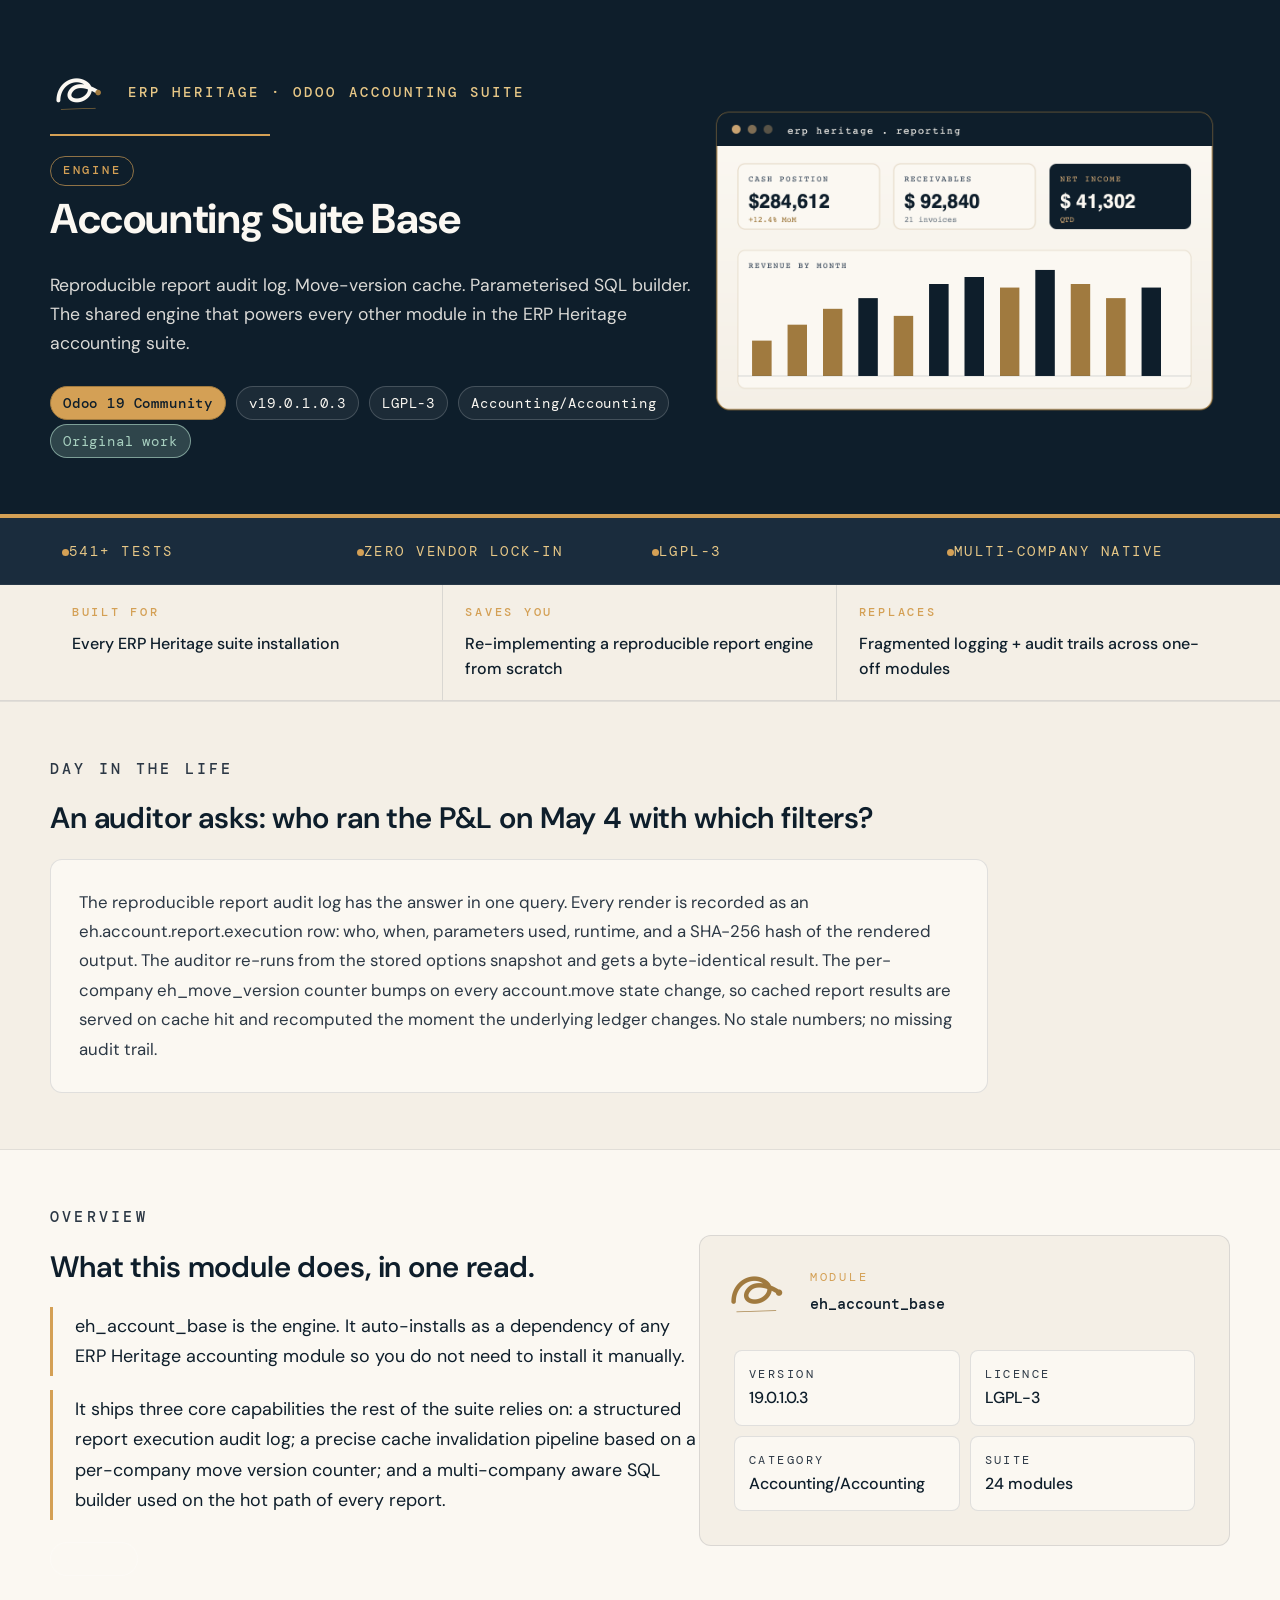
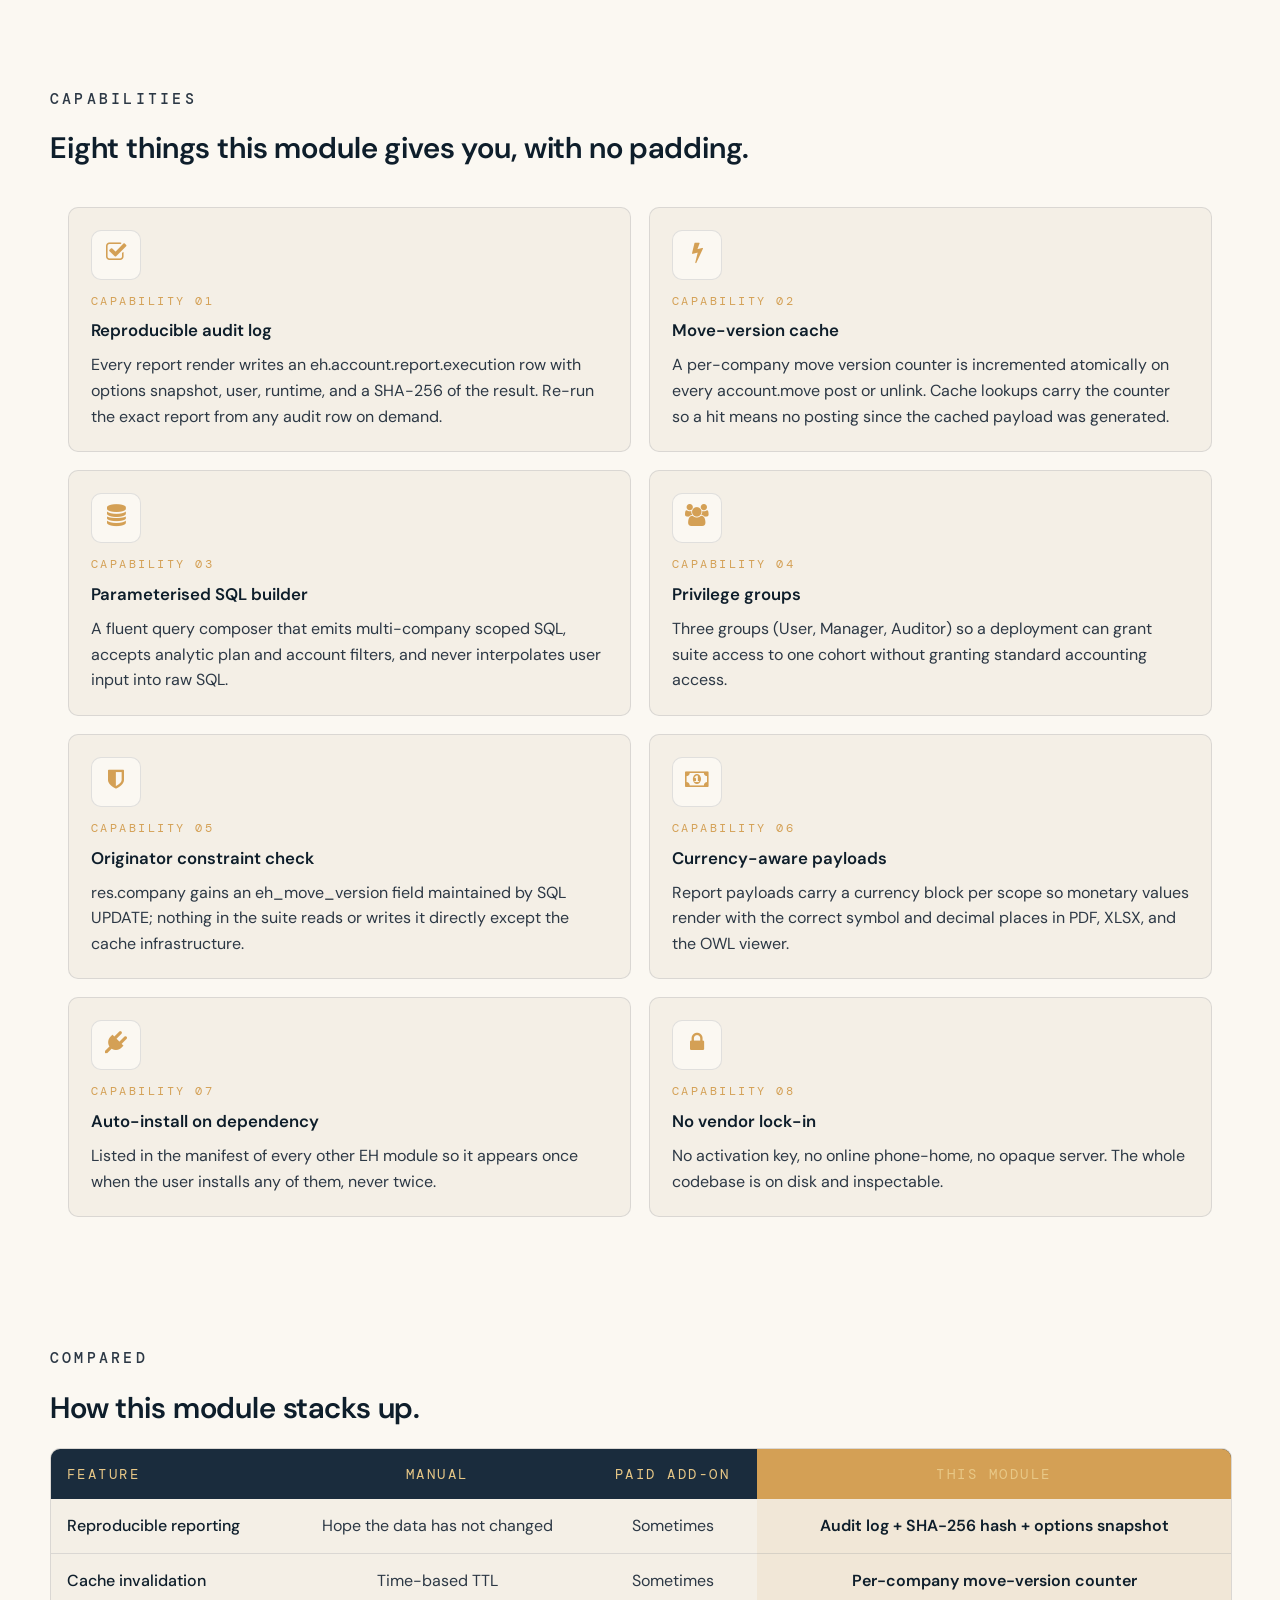
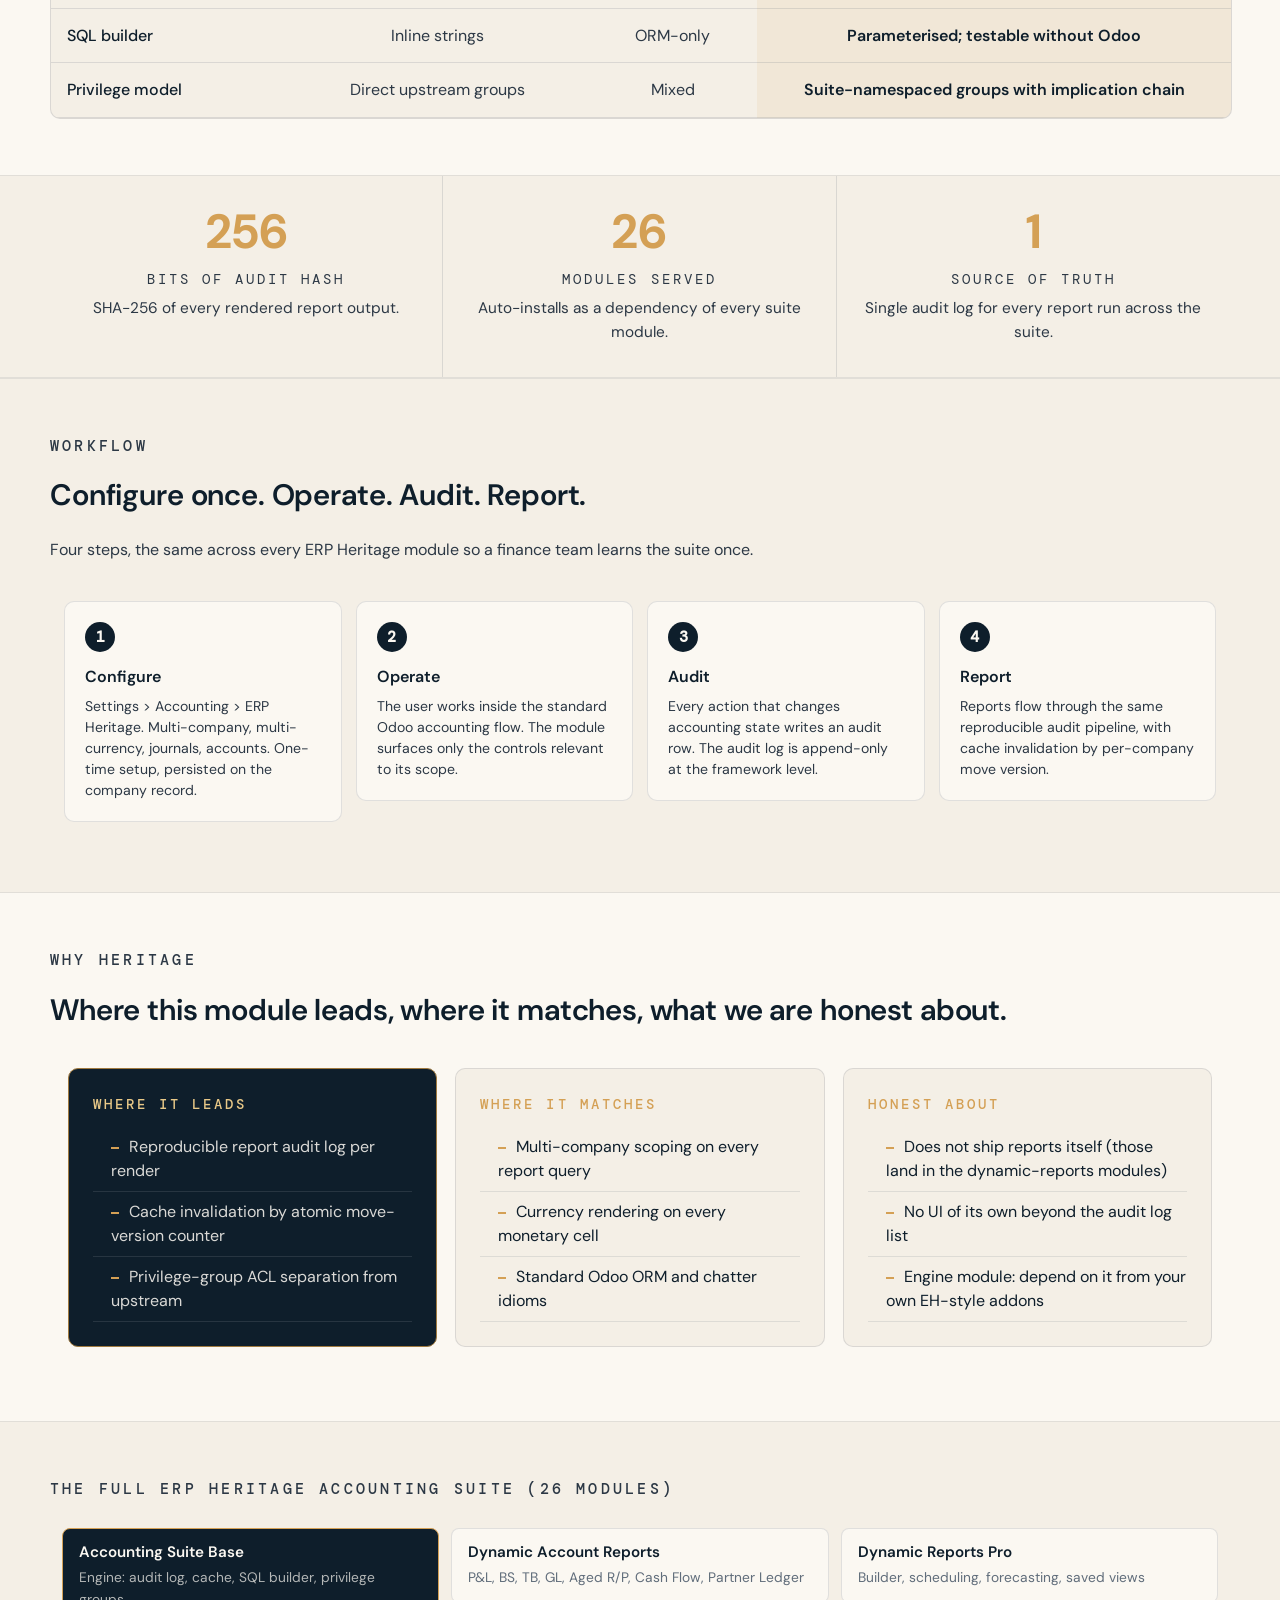
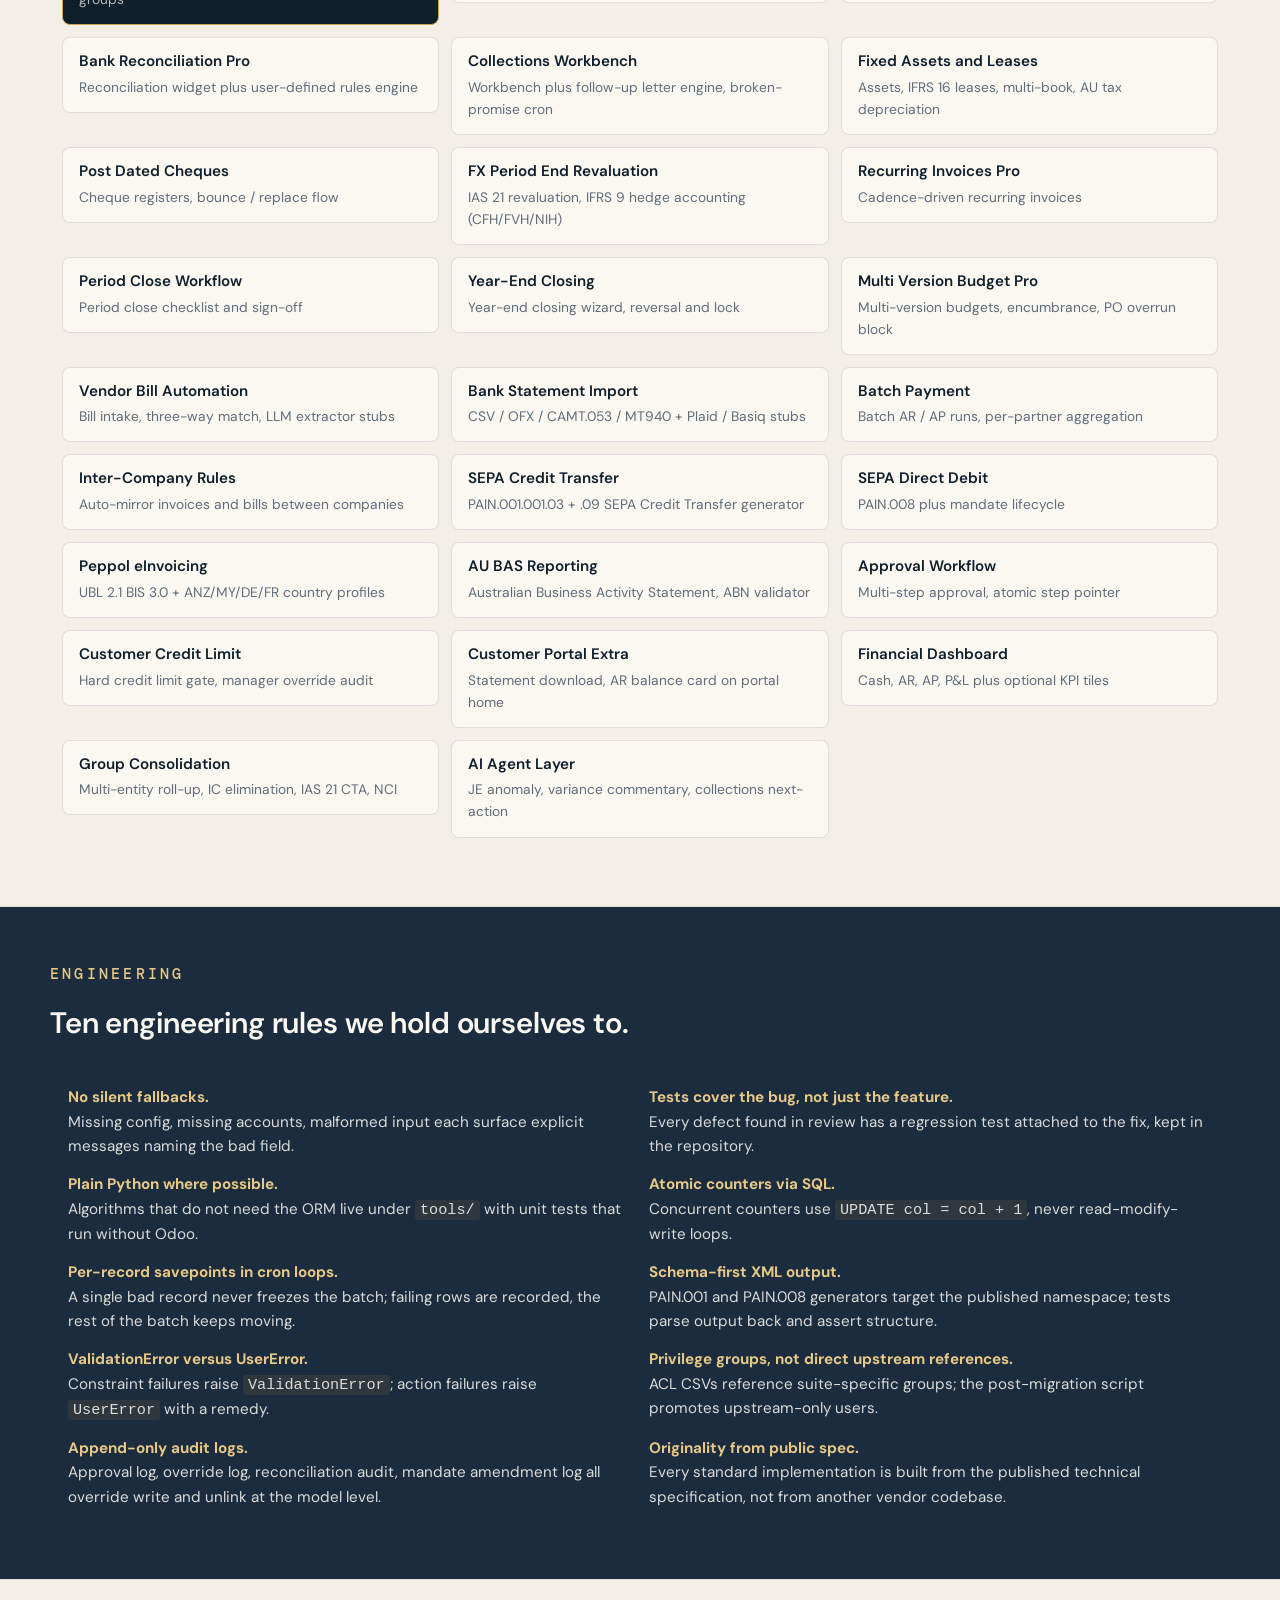
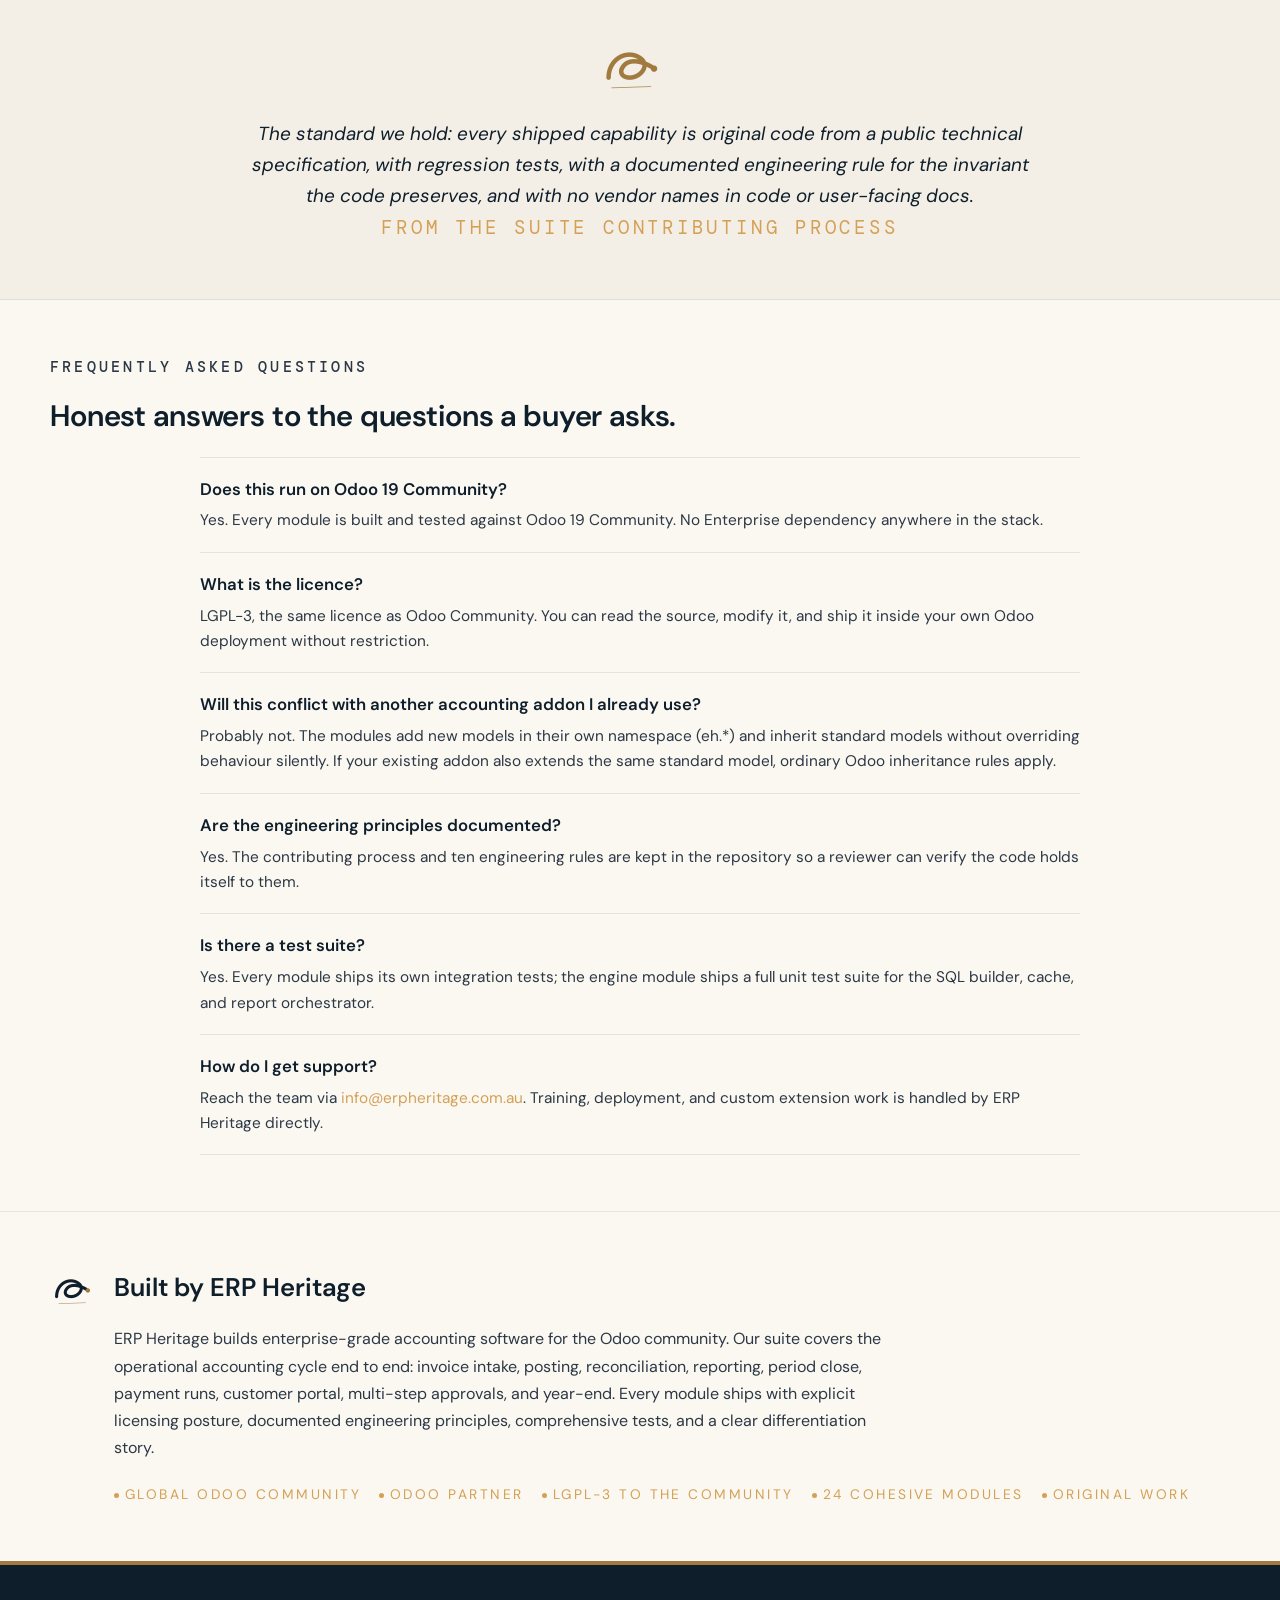
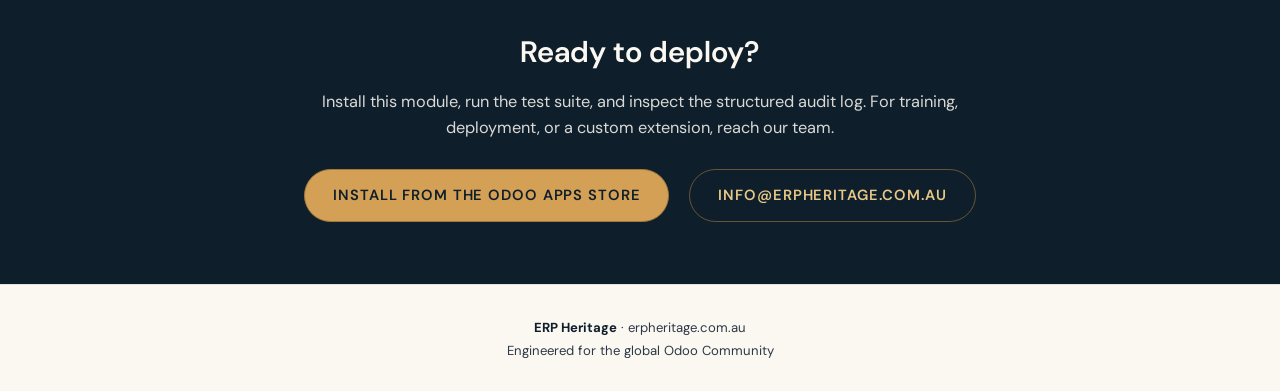
<file: eh_account_base/static/description/index.html>
<!DOCTYPE html>
<html lang="en">
<head>
<meta charset="UTF-8">
<title>Accounting Suite Base | ERP Heritage</title>
<meta name="viewport" content="width=device-width, initial-scale=1">
<meta name="description" content="Reproducible report audit log. Move-version cache. Parameterised SQL builder. The shared engine that powers every other module in the ERP Heritage accounting suite.">
<link rel="preconnect" href="https://fonts.googleapis.com">
<link rel="preconnect" href="https://fonts.gstatic.com" crossorigin>
<link href="https://fonts.googleapis.com/css2?family=DM+Sans:wght@400;500;600;700&family=DM+Mono:wght@400;500&display=swap" rel="stylesheet">
<link rel="stylesheet" href="https://cdnjs.cloudflare.com/ajax/libs/font-awesome/4.7.0/css/font-awesome.min.css">
</head>
<body style="margin:0;padding:0;background-color:#FBF8F2;color:#0E1E2B;font-family:'DM Sans',-apple-system,BlinkMacSystemFont,'Segoe UI',Roboto,system-ui,sans-serif;font-size:16px;line-height:1.6;font-weight:400;">

<header style="background-color:#0E1E2B;color:#FBF8F2;padding:64px 24px 56px 24px;border-bottom:4px solid #D4A055;">
  <div style="max-width:1180px;margin:0 auto;display:table;width:100%;">
    <div style="display:table-cell;vertical-align:middle;width:55%;padding-">
      <div style="margin-bottom:14px;">
        <img src="[data-uri]#static/" width="56" height="56" alt="ERP Heritage" style="display:inline-block;vertical-align:middle;margin-right:18px;"/>
        <span style="vertical-align:middle;font-size:0.86rem;font-weight:500;letter-spacing:0.22em;text-transform:uppercase;color:#E8C887;font-family:'DM Mono',ui-monospace,monospace;">ERP Heritage &middot; Odoo Accounting Suite</span>
      </div>
      <div style="width:220px;height:2px;background-color:#D4A055;margin:14px 0 16px 0;"></div>
      <span style="display:inline-block;font-family:'DM Mono',ui-monospace,monospace;font-size:0.78rem;font-weight:500;letter-spacing:0.22em;text-transform:uppercase;color:#D4A055;padding:4px 12px;border:1px solid rgba(212,160,85,0.65);border-radius:999px;margin:4px 6px 0 0;">Engine</span>
      <h1 style="font-size:2.6rem;margin:0 0 12px 0;font-weight:700;letter-spacing:-0.01em;color:#FBF8F2;">Accounting Suite Base</h1>
      <p style="margin:18px 0 0 0;font-size:1.1rem;line-height:1.65;max-width:640px;color:rgba(251,248,242,0.86);font-weight:400;">Reproducible report audit log. Move-version cache. Parameterised SQL builder. The shared engine that powers every other module in the ERP Heritage accounting suite.</p>
      <div style="margin-top:24px;">
        <span style="display:inline-block;background-color:#D4A055;border:1px solid #A07A3F;color:#0E1E2B;padding:5px 12px;border-radius:999px;font-size:0.86rem;letter-spacing:0.06em;font-family:'DM Mono',ui-monospace,monospace;margin:4px 6px 0 0;font-weight:500;">Odoo 19 Community</span>
        <span style="display:inline-block;background-color:rgba(255,255,255,0.06);border:1px solid rgba(255,255,255,0.18);color:#FBF8F2;padding:5px 12px;border-radius:999px;font-size:0.86rem;letter-spacing:0.06em;font-family:'DM Mono',ui-monospace,monospace;margin:4px 6px 0 0;">v19.0.1.0.3</span>
        <span style="display:inline-block;background-color:rgba(255,255,255,0.06);border:1px solid rgba(255,255,255,0.18);color:#FBF8F2;padding:5px 12px;border-radius:999px;font-size:0.86rem;letter-spacing:0.06em;font-family:'DM Mono',ui-monospace,monospace;margin:4px 6px 0 0;">LGPL-3</span>
        <span style="display:inline-block;background-color:rgba(255,255,255,0.06);border:1px solid rgba(255,255,255,0.18);color:#FBF8F2;padding:5px 12px;border-radius:999px;font-size:0.86rem;letter-spacing:0.06em;font-family:'DM Mono',ui-monospace,monospace;margin:4px 6px 0 0;">Accounting/Accounting</span>
        <span style="display:inline-block;background-color:rgba(168,208,192,0.22);border:1px solid rgba(168,208,192,0.65);color:#A8D0C0;padding:5px 12px;border-radius:999px;font-size:0.86rem;letter-spacing:0.06em;font-family:'DM Mono',ui-monospace,monospace;margin:4px 6px 0 0;">Original work</span>
      </div>
    </div>
    <div style="display:table-cell;vertical-align:middle;width:45%;">
      <img src="[data-uri]#static/" width="600" height="380" alt="ERP Heritage reporting dashboard" style="width:100%;height:auto;display:block;max-width:600px;margin:0 auto;border-radius:12px;"/>
    </div>
  </div>
</header>

<section style="background-color:#1A2C3D;color:#FBF8F2;padding:22px 0;border-bottom:1px solid rgba(255,255,255,0.06);" aria-label="Highlights">
  <div style="max-width:1180px;margin:0 auto;padding:0 24px;display:table;width:100%;table-layout:fixed;">
    <div style="display:table-cell;font-family:'DM Mono',ui-monospace,monospace;font-size:0.86rem;letter-spacing:0.18em;text-transform:uppercase;color:#E8C887;padding:0 12px;vertical-align:middle;"><span style="display:inline-block;width:7px;height:7px;background-color:#D4A055;border-radius:50%;margin-vertical-align:middle;"></span>541+ tests</div><div style="display:table-cell;font-family:'DM Mono',ui-monospace,monospace;font-size:0.86rem;letter-spacing:0.18em;text-transform:uppercase;color:#E8C887;padding:0 12px;vertical-align:middle;"><span style="display:inline-block;width:7px;height:7px;background-color:#D4A055;border-radius:50%;margin-vertical-align:middle;"></span>Zero vendor lock-in</div><div style="display:table-cell;font-family:'DM Mono',ui-monospace,monospace;font-size:0.86rem;letter-spacing:0.18em;text-transform:uppercase;color:#E8C887;padding:0 12px;vertical-align:middle;"><span style="display:inline-block;width:7px;height:7px;background-color:#D4A055;border-radius:50%;margin-vertical-align:middle;"></span>LGPL-3</div><div style="display:table-cell;font-family:'DM Mono',ui-monospace,monospace;font-size:0.86rem;letter-spacing:0.18em;text-transform:uppercase;color:#E8C887;padding:0 12px;vertical-align:middle;"><span style="display:inline-block;width:7px;height:7px;background-color:#D4A055;border-radius:50%;margin-vertical-align:middle;"></span>Multi-company native</div>
  </div>
</section>
<!-- eh-marketing-strip-v1 -->
<section style="background-color:#F4EFE6;border-bottom:1px solid rgba(58,74,92,0.14);" aria-label="Marketing summary">
  <div style="max-width:1180px;margin:0 auto;display:table;width:100%;">
    <div style="display:table-cell;width:33.33%;padding:18px 22px;vertical-align:top;border-right:1px solid rgba(58,74,92,0.14);"><div style="font-family:'DM Mono',ui-monospace,monospace;font-size:0.78rem;letter-spacing:0.22em;text-transform:uppercase;color:#D4A055;margin-bottom:8px;font-weight:500;">BUILT FOR</div><div style="font-size:1.0rem;color:#0E1E2B;line-height:1.6;font-weight:500;">Every ERP Heritage suite installation</div></div><div style="display:table-cell;width:33.33%;padding:18px 22px;vertical-align:top;border-right:1px solid rgba(58,74,92,0.14);"><div style="font-family:'DM Mono',ui-monospace,monospace;font-size:0.78rem;letter-spacing:0.22em;text-transform:uppercase;color:#D4A055;margin-bottom:8px;font-weight:500;">SAVES YOU</div><div style="font-size:1.0rem;color:#0E1E2B;line-height:1.6;font-weight:500;">Re-implementing a reproducible report engine from scratch</div></div><div style="display:table-cell;width:33.33%;padding:18px 22px;vertical-align:top;"><div style="font-family:'DM Mono',ui-monospace,monospace;font-size:0.78rem;letter-spacing:0.22em;text-transform:uppercase;color:#D4A055;margin-bottom:8px;font-weight:500;">REPLACES</div><div style="font-size:1.0rem;color:#0E1E2B;line-height:1.6;font-weight:500;">Fragmented logging + audit trails across one-off modules</div></div>
  </div>
</section>
<!-- eh-extra-sections-v1 -->

<section style="padding:56px 0;background-color:#F4EFE6;border-top:1px solid rgba(58,74,92,0.10);border-bottom:1px solid rgba(58,74,92,0.10);">
  <div style="max-width:1180px;margin:0 auto;padding:0 24px;">
    <h2 style="font-size:0.92rem;text-transform:uppercase;letter-spacing:0.22em;color:#2C3845;margin:0 0 14px 0;font-weight:500;font-family:'DM Mono',ui-monospace,monospace;">Day in the life</h2>
    <h3 style="font-size:1.85rem;margin:0 0 16px 0;font-weight:600;letter-spacing:-0.005em;color:#0E1E2B;">An auditor asks: who ran the P&L on May 4 with which filters?</h3>
    <div style="background-color:#FBF8F2;border:1px solid rgba(58,74,92,0.14);border-radius:12px;padding:28px;max-width:880px;">
      <p style="font-size:1.05rem;line-height:1.75;color:#2C3845;margin:0;">The reproducible report audit log has the answer in one query. Every render is recorded as an eh.account.report.execution row: who, when, parameters used, runtime, and a SHA-256 hash of the rendered output. The auditor re-runs from the stored options snapshot and gets a byte-identical result. The per-company eh_move_version counter bumps on every account.move state change, so cached report results are served on cache hit and recomputed the moment the underlying ledger changes. No stale numbers; no missing audit trail.</p>
    </div>
  </div>
</section>



<section style="padding:56px 0;background-color:#FBF8F2;">
  <div style="max-width:1180px;margin:0 auto;padding:0 24px;">
    <div style="display:table;width:100%;table-layout:fixed;">
      <div style="display:table-cell;width:55%;vertical-align:middle;padding-">
        <h2 style="font-size:0.92rem;text-transform:uppercase;letter-spacing:0.22em;color:#2C3845;margin:0 0 14px 0;font-weight:500;font-family:'DM Mono',ui-monospace,monospace;">Overview</h2>
        <h3 style="font-size:1.85rem;margin:0 0 16px 0;font-weight:600;letter-spacing:-0.005em;color:#0E1E2B;">What this module does, in one read.</h3>
        <p style="font-size:1.12rem;line-height:1.7;color:#0E1E2B;border-left-width:3px;border-left-style:solid;border-left-color:#D4A055;padding:4px 0 4px 22px;margin:0 0 14px 0;">eh_account_base is the engine. It auto-installs as a dependency of any ERP Heritage accounting module so you do not need to install it manually.</p><p style="font-size:1.12rem;line-height:1.7;color:#0E1E2B;border-left-width:3px;border-left-style:solid;border-left-color:#D4A055;padding:4px 0 4px 22px;margin:0 0 14px 0;">It ships three core capabilities the rest of the suite relies on: a structured report execution audit log; a precise cache invalidation pipeline based on a per-company move version counter; and a multi-company aware SQL builder used on the hot path of every report.</p>
        <div style="margin-top:18px;"><span style="display:inline-block;background-color:rgba(255,255,255,0.06);border:1px solid rgba(255,255,255,0.18);color:#FBF8F2;padding:5px 12px;border-radius:999px;font-size:0.86rem;letter-spacing:0.06em;font-family:'DM Mono',ui-monospace,monospace;margin:4px 6px 0 0;">account</span></div>
      </div>
      <div style="display:table-cell;width:45%;vertical-align:middle;">
        <div style="background-color:#F4EFE6;border-radius:12px;padding:24px;border:1px solid rgba(58,74,92,0.14);">
          <div style="margin-bottom:16px;">
            <img src="[data-uri]#static/" width="64" height="64" alt="ERP Heritage" style="display:inline-block;vertical-align:middle;margin-right:18px;"/>
            <div style="display:inline-block;vertical-align:middle;">
              <div style="font-family:'DM Mono',ui-monospace,monospace;font-size:0.78rem;letter-spacing:0.22em;text-transform:uppercase;color:#D4A055;">Module</div>
              <div style="font-family:'DM Mono',ui-monospace,monospace;font-size:0.95rem;color:#0E1E2B;font-weight:500;margin-top:4px;">eh_account_base</div>
            </div>
          </div>
          <div style="display:table;width:100%;border-collapse:separate;border-spacing:10px;">
            <div style="display:table-row;">
              <div style="display:table-cell;width:50%;background-color:#FBF8F2;padding:14px;border-radius:8px;border:1px solid rgba(58,74,92,0.14);">
                <div style="font-family:'DM Mono',ui-monospace,monospace;font-size:0.78rem;letter-spacing:0.2em;color:#2C3845;">VERSION</div>
                <div style="font-weight:500;margin-color:#0E1E2B;">19.0.1.0.3</div>
              </div>
              <div style="display:table-cell;width:50%;background-color:#FBF8F2;padding:14px;border-radius:8px;border:1px solid rgba(58,74,92,0.14);">
                <div style="font-family:'DM Mono',ui-monospace,monospace;font-size:0.78rem;letter-spacing:0.2em;color:#2C3845;">LICENCE</div>
                <div style="font-weight:500;margin-color:#0E1E2B;">LGPL-3</div>
              </div>
            </div>
            <div style="display:table-row;">
              <div style="display:table-cell;width:50%;background-color:#FBF8F2;padding:14px;border-radius:8px;border:1px solid rgba(58,74,92,0.14);">
                <div style="font-family:'DM Mono',ui-monospace,monospace;font-size:0.78rem;letter-spacing:0.2em;color:#2C3845;">CATEGORY</div>
                <div style="font-weight:500;margin-color:#0E1E2B;">Accounting/Accounting</div>
              </div>
              <div style="display:table-cell;width:50%;background-color:#FBF8F2;padding:14px;border-radius:8px;border:1px solid rgba(58,74,92,0.14);">
                <div style="font-family:'DM Mono',ui-monospace,monospace;font-size:0.78rem;letter-spacing:0.2em;color:#2C3845;">SUITE</div>
                <div style="font-weight:500;margin-color:#0E1E2B;">24 modules</div>
              </div>
            </div>
          </div>
        </div>
      </div>
    </div>
  </div>
</section>

<section style="padding:56px 0;background-color:#FBF8F2;">
  <div style="max-width:1180px;margin:0 auto;padding:0 24px;">
    <h2 style="font-size:0.92rem;text-transform:uppercase;letter-spacing:0.22em;color:#2C3845;margin:0 0 14px 0;font-weight:500;font-family:'DM Mono',ui-monospace,monospace;">Capabilities</h2>
    <h3 style="font-size:1.85rem;margin:0 0 16px 0;font-weight:600;letter-spacing:-0.005em;color:#0E1E2B;">Eight things this module gives you, with no padding.</h3>
    <div style="display:table;width:100%;border-collapse:separate;border-spacing:18px;">
      <div style="display:table-row;"><div style="display:table-cell;width:50%;vertical-align:top;">
  <div style="background-color:#F4EFE6;border:1px solid rgba(58,74,92,0.14);padding:22px;border-radius:10px;">
    <div style="width:48px;height:48px;background-color:#FBF8F2;border-radius:10px;border:1px solid rgba(58,74,92,0.14);margin-bottom:12px;text-align:center;line-height:48px;"><i class="fa fa-check-square-o" aria-hidden="true" style="color:#D4A055;font-size:22px;line-height:1;"></i></div>
    <div style="font-family:'DM Mono',ui-monospace,monospace;font-size:0.78rem;letter-spacing:0.2em;color:#D4A055;margin-bottom:6px;">CAPABILITY 01</div>
    <h3 style="font-size:1.05rem;font-weight:600;margin:0 0 8px 0;color:#0E1E2B;">Reproducible audit log</h3>
    <p style="font-size:1.0rem;color:#2C3845;line-height:1.6;margin:0;">Every report render writes an eh.account.report.execution row with options snapshot, user, runtime, and a SHA-256 of the result. Re-run the exact report from any audit row on demand.</p>
  </div>
</div><div style="display:table-cell;width:50%;vertical-align:top;">
  <div style="background-color:#F4EFE6;border:1px solid rgba(58,74,92,0.14);padding:22px;border-radius:10px;">
    <div style="width:48px;height:48px;background-color:#FBF8F2;border-radius:10px;border:1px solid rgba(58,74,92,0.14);margin-bottom:12px;text-align:center;line-height:48px;"><i class="fa fa-bolt" aria-hidden="true" style="color:#D4A055;font-size:22px;line-height:1;"></i></div>
    <div style="font-family:'DM Mono',ui-monospace,monospace;font-size:0.78rem;letter-spacing:0.2em;color:#D4A055;margin-bottom:6px;">CAPABILITY 02</div>
    <h3 style="font-size:1.05rem;font-weight:600;margin:0 0 8px 0;color:#0E1E2B;">Move-version cache</h3>
    <p style="font-size:1.0rem;color:#2C3845;line-height:1.6;margin:0;">A per-company move version counter is incremented atomically on every account.move post or unlink. Cache lookups carry the counter so a hit means no posting since the cached payload was generated.</p>
  </div>
</div></div><div style="display:table-row;"><div style="display:table-cell;width:50%;vertical-align:top;">
  <div style="background-color:#F4EFE6;border:1px solid rgba(58,74,92,0.14);padding:22px;border-radius:10px;">
    <div style="width:48px;height:48px;background-color:#FBF8F2;border-radius:10px;border:1px solid rgba(58,74,92,0.14);margin-bottom:12px;text-align:center;line-height:48px;"><i class="fa fa-database" aria-hidden="true" style="color:#D4A055;font-size:22px;line-height:1;"></i></div>
    <div style="font-family:'DM Mono',ui-monospace,monospace;font-size:0.78rem;letter-spacing:0.2em;color:#D4A055;margin-bottom:6px;">CAPABILITY 03</div>
    <h3 style="font-size:1.05rem;font-weight:600;margin:0 0 8px 0;color:#0E1E2B;">Parameterised SQL builder</h3>
    <p style="font-size:1.0rem;color:#2C3845;line-height:1.6;margin:0;">A fluent query composer that emits multi-company scoped SQL, accepts analytic plan and account filters, and never interpolates user input into raw SQL.</p>
  </div>
</div><div style="display:table-cell;width:50%;vertical-align:top;">
  <div style="background-color:#F4EFE6;border:1px solid rgba(58,74,92,0.14);padding:22px;border-radius:10px;">
    <div style="width:48px;height:48px;background-color:#FBF8F2;border-radius:10px;border:1px solid rgba(58,74,92,0.14);margin-bottom:12px;text-align:center;line-height:48px;"><i class="fa fa-users" aria-hidden="true" style="color:#D4A055;font-size:22px;line-height:1;"></i></div>
    <div style="font-family:'DM Mono',ui-monospace,monospace;font-size:0.78rem;letter-spacing:0.2em;color:#D4A055;margin-bottom:6px;">CAPABILITY 04</div>
    <h3 style="font-size:1.05rem;font-weight:600;margin:0 0 8px 0;color:#0E1E2B;">Privilege groups</h3>
    <p style="font-size:1.0rem;color:#2C3845;line-height:1.6;margin:0;">Three groups (User, Manager, Auditor) so a deployment can grant suite access to one cohort without granting standard accounting access.</p>
  </div>
</div></div><div style="display:table-row;"><div style="display:table-cell;width:50%;vertical-align:top;">
  <div style="background-color:#F4EFE6;border:1px solid rgba(58,74,92,0.14);padding:22px;border-radius:10px;">
    <div style="width:48px;height:48px;background-color:#FBF8F2;border-radius:10px;border:1px solid rgba(58,74,92,0.14);margin-bottom:12px;text-align:center;line-height:48px;"><i class="fa fa-shield" aria-hidden="true" style="color:#D4A055;font-size:22px;line-height:1;"></i></div>
    <div style="font-family:'DM Mono',ui-monospace,monospace;font-size:0.78rem;letter-spacing:0.2em;color:#D4A055;margin-bottom:6px;">CAPABILITY 05</div>
    <h3 style="font-size:1.05rem;font-weight:600;margin:0 0 8px 0;color:#0E1E2B;">Originator constraint check</h3>
    <p style="font-size:1.0rem;color:#2C3845;line-height:1.6;margin:0;">res.company gains an eh_move_version field maintained by SQL UPDATE; nothing in the suite reads or writes it directly except the cache infrastructure.</p>
  </div>
</div><div style="display:table-cell;width:50%;vertical-align:top;">
  <div style="background-color:#F4EFE6;border:1px solid rgba(58,74,92,0.14);padding:22px;border-radius:10px;">
    <div style="width:48px;height:48px;background-color:#FBF8F2;border-radius:10px;border:1px solid rgba(58,74,92,0.14);margin-bottom:12px;text-align:center;line-height:48px;"><i class="fa fa-money" aria-hidden="true" style="color:#D4A055;font-size:22px;line-height:1;"></i></div>
    <div style="font-family:'DM Mono',ui-monospace,monospace;font-size:0.78rem;letter-spacing:0.2em;color:#D4A055;margin-bottom:6px;">CAPABILITY 06</div>
    <h3 style="font-size:1.05rem;font-weight:600;margin:0 0 8px 0;color:#0E1E2B;">Currency-aware payloads</h3>
    <p style="font-size:1.0rem;color:#2C3845;line-height:1.6;margin:0;">Report payloads carry a currency block per scope so monetary values render with the correct symbol and decimal places in PDF, XLSX, and the OWL viewer.</p>
  </div>
</div></div><div style="display:table-row;"><div style="display:table-cell;width:50%;vertical-align:top;">
  <div style="background-color:#F4EFE6;border:1px solid rgba(58,74,92,0.14);padding:22px;border-radius:10px;">
    <div style="width:48px;height:48px;background-color:#FBF8F2;border-radius:10px;border:1px solid rgba(58,74,92,0.14);margin-bottom:12px;text-align:center;line-height:48px;"><i class="fa fa-plug" aria-hidden="true" style="color:#D4A055;font-size:22px;line-height:1;"></i></div>
    <div style="font-family:'DM Mono',ui-monospace,monospace;font-size:0.78rem;letter-spacing:0.2em;color:#D4A055;margin-bottom:6px;">CAPABILITY 07</div>
    <h3 style="font-size:1.05rem;font-weight:600;margin:0 0 8px 0;color:#0E1E2B;">Auto-install on dependency</h3>
    <p style="font-size:1.0rem;color:#2C3845;line-height:1.6;margin:0;">Listed in the manifest of every other EH module so it appears once when the user installs any of them, never twice.</p>
  </div>
</div><div style="display:table-cell;width:50%;vertical-align:top;">
  <div style="background-color:#F4EFE6;border:1px solid rgba(58,74,92,0.14);padding:22px;border-radius:10px;">
    <div style="width:48px;height:48px;background-color:#FBF8F2;border-radius:10px;border:1px solid rgba(58,74,92,0.14);margin-bottom:12px;text-align:center;line-height:48px;"><i class="fa fa-lock" aria-hidden="true" style="color:#D4A055;font-size:22px;line-height:1;"></i></div>
    <div style="font-family:'DM Mono',ui-monospace,monospace;font-size:0.78rem;letter-spacing:0.2em;color:#D4A055;margin-bottom:6px;">CAPABILITY 08</div>
    <h3 style="font-size:1.05rem;font-weight:600;margin:0 0 8px 0;color:#0E1E2B;">No vendor lock-in</h3>
    <p style="font-size:1.0rem;color:#2C3845;line-height:1.6;margin:0;">No activation key, no online phone-home, no opaque server. The whole codebase is on disk and inspectable.</p>
  </div>
</div></div>
    </div>
  </div>
</section>


<section style="padding:56px 0;background-color:#FBF8F2;">
  <div style="max-width:1180px;margin:0 auto;padding:0 24px;">
    <h2 style="font-size:0.92rem;text-transform:uppercase;letter-spacing:0.22em;color:#2C3845;margin:0 0 14px 0;font-weight:500;font-family:'DM Mono',ui-monospace,monospace;">Compared</h2>
    <h3 style="font-size:1.85rem;margin:0 0 16px 0;font-weight:600;letter-spacing:-0.005em;color:#0E1E2B;">How this module stacks up.</h3>
    <div style="display:table;width:100%;border-collapse:separate;background-color:#F4EFE6;border:1px solid rgba(58,74,92,0.14);border-radius:10px;overflow:hidden;">
      <div style="display:table-row;background-color:#1A2C3D;">
        <div style="display:table-cell;padding:14px 16px;color:#E8C887;font-family:'DM Mono',ui-monospace,monospace;font-size:0.86rem;letter-spacing:0.18em;text-transform:uppercase;">FEATURE</div>
        <div style="display:table-cell;padding:14px 16px;color:#E8C887;font-family:'DM Mono',ui-monospace,monospace;font-size:0.86rem;letter-spacing:0.18em;text-transform:uppercase;text-align:center;">MANUAL</div>
        <div style="display:table-cell;padding:14px 16px;color:#E8C887;font-family:'DM Mono',ui-monospace,monospace;font-size:0.86rem;letter-spacing:0.18em;text-transform:uppercase;text-align:center;">PAID ADD-ON</div>
        <div style="display:table-cell;padding:14px 16px;color:#E8C887;font-family:'DM Mono',ui-monospace,monospace;font-size:0.86rem;letter-spacing:0.18em;text-transform:uppercase;text-align:center;background-color:#D4A055;">THIS MODULE</div>
      </div>
      
<div style="display:table-row;">
  <div style="display:table-cell;padding:14px 16px;border-bottom:1px solid rgba(58,74,92,0.14);color:#0E1E2B;font-weight:500;">Reproducible reporting</div>
  <div style="display:table-cell;padding:14px 16px;border-bottom:1px solid rgba(58,74,92,0.14);color:#2C3845;text-align:center;">Hope the data has not changed</div>
  <div style="display:table-cell;padding:14px 16px;border-bottom:1px solid rgba(58,74,92,0.14);color:#2C3845;text-align:center;">Sometimes</div>
  <div style="display:table-cell;padding:14px 16px;border-bottom:1px solid rgba(58,74,92,0.14);color:#0E1E2B;text-align:center;background-color:rgba(212,160,85,0.10);font-weight:600;">Audit log + SHA-256 hash + options snapshot</div>
</div>
<div style="display:table-row;">
  <div style="display:table-cell;padding:14px 16px;border-bottom:1px solid rgba(58,74,92,0.14);color:#0E1E2B;font-weight:500;">Cache invalidation</div>
  <div style="display:table-cell;padding:14px 16px;border-bottom:1px solid rgba(58,74,92,0.14);color:#2C3845;text-align:center;">Time-based TTL</div>
  <div style="display:table-cell;padding:14px 16px;border-bottom:1px solid rgba(58,74,92,0.14);color:#2C3845;text-align:center;">Sometimes</div>
  <div style="display:table-cell;padding:14px 16px;border-bottom:1px solid rgba(58,74,92,0.14);color:#0E1E2B;text-align:center;background-color:rgba(212,160,85,0.10);font-weight:600;">Per-company move-version counter</div>
</div>
<div style="display:table-row;">
  <div style="display:table-cell;padding:14px 16px;border-bottom:1px solid rgba(58,74,92,0.14);color:#0E1E2B;font-weight:500;">SQL builder</div>
  <div style="display:table-cell;padding:14px 16px;border-bottom:1px solid rgba(58,74,92,0.14);color:#2C3845;text-align:center;">Inline strings</div>
  <div style="display:table-cell;padding:14px 16px;border-bottom:1px solid rgba(58,74,92,0.14);color:#2C3845;text-align:center;">ORM-only</div>
  <div style="display:table-cell;padding:14px 16px;border-bottom:1px solid rgba(58,74,92,0.14);color:#0E1E2B;text-align:center;background-color:rgba(212,160,85,0.10);font-weight:600;">Parameterised; testable without Odoo</div>
</div>
<div style="display:table-row;">
  <div style="display:table-cell;padding:14px 16px;border-bottom:1px solid rgba(58,74,92,0.14);color:#0E1E2B;font-weight:500;">Privilege model</div>
  <div style="display:table-cell;padding:14px 16px;border-bottom:1px solid rgba(58,74,92,0.14);color:#2C3845;text-align:center;">Direct upstream groups</div>
  <div style="display:table-cell;padding:14px 16px;border-bottom:1px solid rgba(58,74,92,0.14);color:#2C3845;text-align:center;">Mixed</div>
  <div style="display:table-cell;padding:14px 16px;border-bottom:1px solid rgba(58,74,92,0.14);color:#0E1E2B;text-align:center;background-color:rgba(212,160,85,0.10);font-weight:600;">Suite-namespaced groups with implication chain</div>
</div>
    </div>
  </div>
</section>

<section style="padding:0;background-color:#F4EFE6;border-top:1px solid rgba(58,74,92,0.10);border-bottom:1px solid rgba(58,74,92,0.10);">
  <div style="max-width:1180px;margin:0 auto;display:table;width:100%;">
    
<div style="display:table-cell;width:33.33%;padding:32px 22px;vertical-align:top;text-align:center;border-right:1px solid rgba(58,74,92,0.14);">
  <div style="font-size:3rem;font-weight:700;color:#D4A055;line-height:1;">256</div>
  <div style="font-family:'DM Mono',ui-monospace,monospace;font-size:0.86rem;letter-spacing:0.22em;text-transform:uppercase;color:#2C3845;margin:12px 0 6px 0;">Bits of audit hash</div>
  <div style="font-size:0.96rem;color:#2C3845;line-height:1.6;">SHA-256 of every rendered report output.</div>
</div>
<div style="display:table-cell;width:33.33%;padding:32px 22px;vertical-align:top;text-align:center;border-right:1px solid rgba(58,74,92,0.14);">
  <div style="font-size:3rem;font-weight:700;color:#D4A055;line-height:1;">26</div>
  <div style="font-family:'DM Mono',ui-monospace,monospace;font-size:0.86rem;letter-spacing:0.22em;text-transform:uppercase;color:#2C3845;margin:12px 0 6px 0;">Modules served</div>
  <div style="font-size:0.96rem;color:#2C3845;line-height:1.6;">Auto-installs as a dependency of every suite module.</div>
</div>
<div style="display:table-cell;width:33.33%;padding:32px 22px;vertical-align:top;text-align:center;">
  <div style="font-size:3rem;font-weight:700;color:#D4A055;line-height:1;">1</div>
  <div style="font-family:'DM Mono',ui-monospace,monospace;font-size:0.86rem;letter-spacing:0.22em;text-transform:uppercase;color:#2C3845;margin:12px 0 6px 0;">Source of truth</div>
  <div style="font-size:0.96rem;color:#2C3845;line-height:1.6;">Single audit log for every report run across the suite.</div>
</div>
  </div>
</section>
<section style="padding:56px 0;background-color:#F4EFE6;border-top:1px solid rgba(58,74,92,0.10);border-bottom:1px solid rgba(58,74,92,0.10);">
  <div style="max-width:1180px;margin:0 auto;padding:0 24px;">
    <h2 style="font-size:0.92rem;text-transform:uppercase;letter-spacing:0.22em;color:#2C3845;margin:0 0 14px 0;font-weight:500;font-family:'DM Mono',ui-monospace,monospace;">Workflow</h2>
    <h3 style="font-size:1.85rem;margin:0 0 16px 0;font-weight:600;letter-spacing:-0.005em;color:#0E1E2B;">Configure once. Operate. Audit. Report.</h3>
    <p style="font-size:1rem;max-width:880px;color:#2C3845;line-height:1.7;">Four steps, the same across every ERP Heritage module so a finance team learns the suite once.</p>
    <div style="margin-top:24px;"><div style="display:table;width:100%;border-collapse:separate;border-spacing:14px;"><div style="display:table-cell;width:25%;vertical-align:top;">
  <div style="background-color:#FBF8F2;padding:20px;border-radius:10px;border:1px solid rgba(58,74,92,0.14);">
    <div style="font-family:'DM Mono',ui-monospace,monospace;background-color:#0E1E2B;color:#FBF8F2;width:30px;height:30px;border-radius:50%;display:inline-block;text-align:center;line-height:30px;font-size:0.92rem;font-weight:600;margin-bottom:12px;">1</div>
    <h4 style="font-size:1rem;font-weight:600;margin:0 0 6px 0;">Configure</h4>
    <p style="font-size:0.88rem;color:#2C3845;margin:0;line-height:1.5;">Settings &gt; Accounting &gt; ERP Heritage. Multi-company, multi-currency, journals, accounts. One-time setup, persisted on the company record.</p>
  </div>
</div><div style="display:table-cell;width:25%;vertical-align:top;">
  <div style="background-color:#FBF8F2;padding:20px;border-radius:10px;border:1px solid rgba(58,74,92,0.14);">
    <div style="font-family:'DM Mono',ui-monospace,monospace;background-color:#0E1E2B;color:#FBF8F2;width:30px;height:30px;border-radius:50%;display:inline-block;text-align:center;line-height:30px;font-size:0.92rem;font-weight:600;margin-bottom:12px;">2</div>
    <h4 style="font-size:1rem;font-weight:600;margin:0 0 6px 0;">Operate</h4>
    <p style="font-size:0.88rem;color:#2C3845;margin:0;line-height:1.5;">The user works inside the standard Odoo accounting flow. The module surfaces only the controls relevant to its scope.</p>
  </div>
</div><div style="display:table-cell;width:25%;vertical-align:top;">
  <div style="background-color:#FBF8F2;padding:20px;border-radius:10px;border:1px solid rgba(58,74,92,0.14);">
    <div style="font-family:'DM Mono',ui-monospace,monospace;background-color:#0E1E2B;color:#FBF8F2;width:30px;height:30px;border-radius:50%;display:inline-block;text-align:center;line-height:30px;font-size:0.92rem;font-weight:600;margin-bottom:12px;">3</div>
    <h4 style="font-size:1rem;font-weight:600;margin:0 0 6px 0;">Audit</h4>
    <p style="font-size:0.88rem;color:#2C3845;margin:0;line-height:1.5;">Every action that changes accounting state writes an audit row. The audit log is append-only at the framework level.</p>
  </div>
</div><div style="display:table-cell;width:25%;vertical-align:top;">
  <div style="background-color:#FBF8F2;padding:20px;border-radius:10px;border:1px solid rgba(58,74,92,0.14);">
    <div style="font-family:'DM Mono',ui-monospace,monospace;background-color:#0E1E2B;color:#FBF8F2;width:30px;height:30px;border-radius:50%;display:inline-block;text-align:center;line-height:30px;font-size:0.92rem;font-weight:600;margin-bottom:12px;">4</div>
    <h4 style="font-size:1rem;font-weight:600;margin:0 0 6px 0;">Report</h4>
    <p style="font-size:0.88rem;color:#2C3845;margin:0;line-height:1.5;">Reports flow through the same reproducible audit pipeline, with cache invalidation by per-company move version.</p>
  </div>
</div></div></div>
  </div>
</section>

<section style="padding:56px 0;background-color:#FBF8F2;">
  <div style="max-width:1180px;margin:0 auto;padding:0 24px;">
    <h2 style="font-size:0.92rem;text-transform:uppercase;letter-spacing:0.22em;color:#2C3845;margin:0 0 14px 0;font-weight:500;font-family:'DM Mono',ui-monospace,monospace;">Why Heritage</h2>
    <h3 style="font-size:1.85rem;margin:0 0 16px 0;font-weight:600;letter-spacing:-0.005em;color:#0E1E2B;">Where this module leads, where it matches, what we are honest about.</h3>
    <div style="display:table;width:100%;border-collapse:separate;border-spacing:18px;">
      <div style="display:table-row;">
        <div style="display:table-cell;width:33%;vertical-align:top;">
  <div style="background-color:#0E1E2B;color:#FBF8F2;border-radius:10px;padding:24px;border:1px solid #A07A3F;">
    <div style="font-family:'DM Mono',ui-monospace,monospace;font-size:0.86rem;letter-spacing:0.22em;text-transform:uppercase;color:#E8C887;margin:0 0 12px 0;font-weight:500;">Where it leads</div>
    <ul style="list-style:none;margin:0;padding:0;"><li style="padding:8px 0 8px 18px;font-size:1.0rem;line-height:1.5;border-bottom:1px solid rgba(255,255,255,0.10);color:rgba(251,248,242,0.86);"><span style="display:inline-block;width:8px;height:2px;background-color:#D4A055;vertical-align:middle;margin-right:10px;"></span>Reproducible report audit log per render</li><li style="padding:8px 0 8px 18px;font-size:1.0rem;line-height:1.5;border-bottom:1px solid rgba(255,255,255,0.10);color:rgba(251,248,242,0.86);"><span style="display:inline-block;width:8px;height:2px;background-color:#D4A055;vertical-align:middle;margin-right:10px;"></span>Cache invalidation by atomic move-version counter</li><li style="padding:8px 0 8px 18px;font-size:1.0rem;line-height:1.5;border-bottom:1px solid rgba(255,255,255,0.10);color:rgba(251,248,242,0.86);"><span style="display:inline-block;width:8px;height:2px;background-color:#D4A055;vertical-align:middle;margin-right:10px;"></span>Privilege-group ACL separation from upstream</li></ul>
  </div>
</div>
        <div style="display:table-cell;width:33%;vertical-align:top;">
  <div style="background-color:#F4EFE6;border-radius:10px;padding:24px;border:1px solid rgba(58,74,92,0.14);">
    <div style="font-family:'DM Mono',ui-monospace,monospace;font-size:0.86rem;letter-spacing:0.22em;text-transform:uppercase;color:#D4A055;margin:0 0 12px 0;font-weight:500;">Where it matches</div>
    <ul style="list-style:none;margin:0;padding:0;"><li style="padding:8px 0 8px 18px;font-size:1.0rem;line-height:1.5;border-bottom:1px solid rgba(58,74,92,0.12);color:#0E1E2B;"><span style="display:inline-block;width:8px;height:2px;background-color:#D4A055;vertical-align:middle;margin-right:10px;"></span>Multi-company scoping on every report query</li><li style="padding:8px 0 8px 18px;font-size:1.0rem;line-height:1.5;border-bottom:1px solid rgba(58,74,92,0.12);color:#0E1E2B;"><span style="display:inline-block;width:8px;height:2px;background-color:#D4A055;vertical-align:middle;margin-right:10px;"></span>Currency rendering on every monetary cell</li><li style="padding:8px 0 8px 18px;font-size:1.0rem;line-height:1.5;border-bottom:1px solid rgba(58,74,92,0.12);color:#0E1E2B;"><span style="display:inline-block;width:8px;height:2px;background-color:#D4A055;vertical-align:middle;margin-right:10px;"></span>Standard Odoo ORM and chatter idioms</li></ul>
  </div>
</div>
        <div style="display:table-cell;width:33%;vertical-align:top;">
  <div style="background-color:#F4EFE6;border-radius:10px;padding:24px;border:1px solid rgba(58,74,92,0.14);">
    <div style="font-family:'DM Mono',ui-monospace,monospace;font-size:0.86rem;letter-spacing:0.22em;text-transform:uppercase;color:#D4A055;margin:0 0 12px 0;font-weight:500;">Honest about</div>
    <ul style="list-style:none;margin:0;padding:0;"><li style="padding:8px 0 8px 18px;font-size:1.0rem;line-height:1.5;border-bottom:1px solid rgba(58,74,92,0.12);color:#0E1E2B;"><span style="display:inline-block;width:8px;height:2px;background-color:#D4A055;vertical-align:middle;margin-right:10px;"></span>Does not ship reports itself (those land in the dynamic-reports modules)</li><li style="padding:8px 0 8px 18px;font-size:1.0rem;line-height:1.5;border-bottom:1px solid rgba(58,74,92,0.12);color:#0E1E2B;"><span style="display:inline-block;width:8px;height:2px;background-color:#D4A055;vertical-align:middle;margin-right:10px;"></span>No UI of its own beyond the audit log list</li><li style="padding:8px 0 8px 18px;font-size:1.0rem;line-height:1.5;border-bottom:1px solid rgba(58,74,92,0.12);color:#0E1E2B;"><span style="display:inline-block;width:8px;height:2px;background-color:#D4A055;vertical-align:middle;margin-right:10px;"></span>Engine module: depend on it from your own EH-style addons</li></ul>
  </div>
</div>
      </div>
    </div>
  </div>
</section>

<section style="padding:56px 0;background-color:#F4EFE6;border-top:1px solid rgba(58,74,92,0.10);border-bottom:1px solid rgba(58,74,92,0.10);">
  <div style="max-width:1180px;margin:0 auto;padding:0 24px;">
    <h2 style="font-size:0.92rem;text-transform:uppercase;letter-spacing:0.22em;color:#2C3845;margin:0 0 14px 0;font-weight:500;font-family:'DM Mono',ui-monospace,monospace;">The full ERP Heritage Accounting Suite (26 modules)</h2>
    <div style="display:table;width:100%;border-collapse:separate;border-spacing:12px;">
      <div style="display:table-row;">
<div style="display:table-cell;width:33%;vertical-align:top;">
  <div style="display:block;background-color:#0E1E2B;border:1px solid #D4A055;padding:14px 16px;border-radius:8px;height:100%;">
    <span style="display:block;font-weight:600;font-size:0.95rem;line-height:1.3;color:#FBF8F2;">Accounting Suite Base</span>
    <span style="display:block;color:rgba(251,248,242,0.7);font-size:0.86rem;margin-top:4px;">Engine: audit log, cache, SQL builder, privilege groups</span>
  </div>
</div>
<div style="display:table-cell;width:33%;vertical-align:top;">
  <div style="display:block;background-color:#FBF8F2;border:1px solid rgba(58,74,92,0.14);padding:14px 16px;border-radius:8px;height:100%;">
    <span style="display:block;font-weight:600;font-size:0.95rem;line-height:1.3;color:#0E1E2B;">Dynamic Account Reports</span>
    <span style="display:block;color:rgba(58,74,92,0.8);font-size:0.86rem;margin-top:4px;">P&L, BS, TB, GL, Aged R/P, Cash Flow, Partner Ledger</span>
  </div>
</div>
<div style="display:table-cell;width:33%;vertical-align:top;">
  <div style="display:block;background-color:#FBF8F2;border:1px solid rgba(58,74,92,0.14);padding:14px 16px;border-radius:8px;height:100%;">
    <span style="display:block;font-weight:600;font-size:0.95rem;line-height:1.3;color:#0E1E2B;">Dynamic Reports Pro</span>
    <span style="display:block;color:rgba(58,74,92,0.8);font-size:0.86rem;margin-top:4px;">Builder, scheduling, forecasting, saved views</span>
  </div>
</div></div><div style="display:table-row;">
<div style="display:table-cell;width:33%;vertical-align:top;">
  <div style="display:block;background-color:#FBF8F2;border:1px solid rgba(58,74,92,0.14);padding:14px 16px;border-radius:8px;height:100%;">
    <span style="display:block;font-weight:600;font-size:0.95rem;line-height:1.3;color:#0E1E2B;">Bank Reconciliation Pro</span>
    <span style="display:block;color:rgba(58,74,92,0.8);font-size:0.86rem;margin-top:4px;">Reconciliation widget plus user-defined rules engine</span>
  </div>
</div>
<div style="display:table-cell;width:33%;vertical-align:top;">
  <div style="display:block;background-color:#FBF8F2;border:1px solid rgba(58,74,92,0.14);padding:14px 16px;border-radius:8px;height:100%;">
    <span style="display:block;font-weight:600;font-size:0.95rem;line-height:1.3;color:#0E1E2B;">Collections Workbench</span>
    <span style="display:block;color:rgba(58,74,92,0.8);font-size:0.86rem;margin-top:4px;">Workbench plus follow-up letter engine, broken-promise cron</span>
  </div>
</div>
<div style="display:table-cell;width:33%;vertical-align:top;">
  <div style="display:block;background-color:#FBF8F2;border:1px solid rgba(58,74,92,0.14);padding:14px 16px;border-radius:8px;height:100%;">
    <span style="display:block;font-weight:600;font-size:0.95rem;line-height:1.3;color:#0E1E2B;">Fixed Assets and Leases</span>
    <span style="display:block;color:rgba(58,74,92,0.8);font-size:0.86rem;margin-top:4px;">Assets, IFRS 16 leases, multi-book, AU tax depreciation</span>
  </div>
</div></div><div style="display:table-row;">
<div style="display:table-cell;width:33%;vertical-align:top;">
  <div style="display:block;background-color:#FBF8F2;border:1px solid rgba(58,74,92,0.14);padding:14px 16px;border-radius:8px;height:100%;">
    <span style="display:block;font-weight:600;font-size:0.95rem;line-height:1.3;color:#0E1E2B;">Post Dated Cheques</span>
    <span style="display:block;color:rgba(58,74,92,0.8);font-size:0.86rem;margin-top:4px;">Cheque registers, bounce / replace flow</span>
  </div>
</div>
<div style="display:table-cell;width:33%;vertical-align:top;">
  <div style="display:block;background-color:#FBF8F2;border:1px solid rgba(58,74,92,0.14);padding:14px 16px;border-radius:8px;height:100%;">
    <span style="display:block;font-weight:600;font-size:0.95rem;line-height:1.3;color:#0E1E2B;">FX Period End Revaluation</span>
    <span style="display:block;color:rgba(58,74,92,0.8);font-size:0.86rem;margin-top:4px;">IAS 21 revaluation, IFRS 9 hedge accounting (CFH/FVH/NIH)</span>
  </div>
</div>
<div style="display:table-cell;width:33%;vertical-align:top;">
  <div style="display:block;background-color:#FBF8F2;border:1px solid rgba(58,74,92,0.14);padding:14px 16px;border-radius:8px;height:100%;">
    <span style="display:block;font-weight:600;font-size:0.95rem;line-height:1.3;color:#0E1E2B;">Recurring Invoices Pro</span>
    <span style="display:block;color:rgba(58,74,92,0.8);font-size:0.86rem;margin-top:4px;">Cadence-driven recurring invoices</span>
  </div>
</div></div><div style="display:table-row;">
<div style="display:table-cell;width:33%;vertical-align:top;">
  <div style="display:block;background-color:#FBF8F2;border:1px solid rgba(58,74,92,0.14);padding:14px 16px;border-radius:8px;height:100%;">
    <span style="display:block;font-weight:600;font-size:0.95rem;line-height:1.3;color:#0E1E2B;">Period Close Workflow</span>
    <span style="display:block;color:rgba(58,74,92,0.8);font-size:0.86rem;margin-top:4px;">Period close checklist and sign-off</span>
  </div>
</div>
<div style="display:table-cell;width:33%;vertical-align:top;">
  <div style="display:block;background-color:#FBF8F2;border:1px solid rgba(58,74,92,0.14);padding:14px 16px;border-radius:8px;height:100%;">
    <span style="display:block;font-weight:600;font-size:0.95rem;line-height:1.3;color:#0E1E2B;">Year-End Closing</span>
    <span style="display:block;color:rgba(58,74,92,0.8);font-size:0.86rem;margin-top:4px;">Year-end closing wizard, reversal and lock</span>
  </div>
</div>
<div style="display:table-cell;width:33%;vertical-align:top;">
  <div style="display:block;background-color:#FBF8F2;border:1px solid rgba(58,74,92,0.14);padding:14px 16px;border-radius:8px;height:100%;">
    <span style="display:block;font-weight:600;font-size:0.95rem;line-height:1.3;color:#0E1E2B;">Multi Version Budget Pro</span>
    <span style="display:block;color:rgba(58,74,92,0.8);font-size:0.86rem;margin-top:4px;">Multi-version budgets, encumbrance, PO overrun block</span>
  </div>
</div></div><div style="display:table-row;">
<div style="display:table-cell;width:33%;vertical-align:top;">
  <div style="display:block;background-color:#FBF8F2;border:1px solid rgba(58,74,92,0.14);padding:14px 16px;border-radius:8px;height:100%;">
    <span style="display:block;font-weight:600;font-size:0.95rem;line-height:1.3;color:#0E1E2B;">Vendor Bill Automation</span>
    <span style="display:block;color:rgba(58,74,92,0.8);font-size:0.86rem;margin-top:4px;">Bill intake, three-way match, LLM extractor stubs</span>
  </div>
</div>
<div style="display:table-cell;width:33%;vertical-align:top;">
  <div style="display:block;background-color:#FBF8F2;border:1px solid rgba(58,74,92,0.14);padding:14px 16px;border-radius:8px;height:100%;">
    <span style="display:block;font-weight:600;font-size:0.95rem;line-height:1.3;color:#0E1E2B;">Bank Statement Import</span>
    <span style="display:block;color:rgba(58,74,92,0.8);font-size:0.86rem;margin-top:4px;">CSV / OFX / CAMT.053 / MT940 + Plaid / Basiq stubs</span>
  </div>
</div>
<div style="display:table-cell;width:33%;vertical-align:top;">
  <div style="display:block;background-color:#FBF8F2;border:1px solid rgba(58,74,92,0.14);padding:14px 16px;border-radius:8px;height:100%;">
    <span style="display:block;font-weight:600;font-size:0.95rem;line-height:1.3;color:#0E1E2B;">Batch Payment</span>
    <span style="display:block;color:rgba(58,74,92,0.8);font-size:0.86rem;margin-top:4px;">Batch AR / AP runs, per-partner aggregation</span>
  </div>
</div></div><div style="display:table-row;">
<div style="display:table-cell;width:33%;vertical-align:top;">
  <div style="display:block;background-color:#FBF8F2;border:1px solid rgba(58,74,92,0.14);padding:14px 16px;border-radius:8px;height:100%;">
    <span style="display:block;font-weight:600;font-size:0.95rem;line-height:1.3;color:#0E1E2B;">Inter-Company Rules</span>
    <span style="display:block;color:rgba(58,74,92,0.8);font-size:0.86rem;margin-top:4px;">Auto-mirror invoices and bills between companies</span>
  </div>
</div>
<div style="display:table-cell;width:33%;vertical-align:top;">
  <div style="display:block;background-color:#FBF8F2;border:1px solid rgba(58,74,92,0.14);padding:14px 16px;border-radius:8px;height:100%;">
    <span style="display:block;font-weight:600;font-size:0.95rem;line-height:1.3;color:#0E1E2B;">SEPA Credit Transfer</span>
    <span style="display:block;color:rgba(58,74,92,0.8);font-size:0.86rem;margin-top:4px;">PAIN.001.001.03 + .09 SEPA Credit Transfer generator</span>
  </div>
</div>
<div style="display:table-cell;width:33%;vertical-align:top;">
  <div style="display:block;background-color:#FBF8F2;border:1px solid rgba(58,74,92,0.14);padding:14px 16px;border-radius:8px;height:100%;">
    <span style="display:block;font-weight:600;font-size:0.95rem;line-height:1.3;color:#0E1E2B;">SEPA Direct Debit</span>
    <span style="display:block;color:rgba(58,74,92,0.8);font-size:0.86rem;margin-top:4px;">PAIN.008 plus mandate lifecycle</span>
  </div>
</div></div><div style="display:table-row;">
<div style="display:table-cell;width:33%;vertical-align:top;">
  <div style="display:block;background-color:#FBF8F2;border:1px solid rgba(58,74,92,0.14);padding:14px 16px;border-radius:8px;height:100%;">
    <span style="display:block;font-weight:600;font-size:0.95rem;line-height:1.3;color:#0E1E2B;">Peppol eInvoicing</span>
    <span style="display:block;color:rgba(58,74,92,0.8);font-size:0.86rem;margin-top:4px;">UBL 2.1 BIS 3.0 + ANZ/MY/DE/FR country profiles</span>
  </div>
</div>
<div style="display:table-cell;width:33%;vertical-align:top;">
  <div style="display:block;background-color:#FBF8F2;border:1px solid rgba(58,74,92,0.14);padding:14px 16px;border-radius:8px;height:100%;">
    <span style="display:block;font-weight:600;font-size:0.95rem;line-height:1.3;color:#0E1E2B;">AU BAS Reporting</span>
    <span style="display:block;color:rgba(58,74,92,0.8);font-size:0.86rem;margin-top:4px;">Australian Business Activity Statement, ABN validator</span>
  </div>
</div>
<div style="display:table-cell;width:33%;vertical-align:top;">
  <div style="display:block;background-color:#FBF8F2;border:1px solid rgba(58,74,92,0.14);padding:14px 16px;border-radius:8px;height:100%;">
    <span style="display:block;font-weight:600;font-size:0.95rem;line-height:1.3;color:#0E1E2B;">Approval Workflow</span>
    <span style="display:block;color:rgba(58,74,92,0.8);font-size:0.86rem;margin-top:4px;">Multi-step approval, atomic step pointer</span>
  </div>
</div></div><div style="display:table-row;">
<div style="display:table-cell;width:33%;vertical-align:top;">
  <div style="display:block;background-color:#FBF8F2;border:1px solid rgba(58,74,92,0.14);padding:14px 16px;border-radius:8px;height:100%;">
    <span style="display:block;font-weight:600;font-size:0.95rem;line-height:1.3;color:#0E1E2B;">Customer Credit Limit</span>
    <span style="display:block;color:rgba(58,74,92,0.8);font-size:0.86rem;margin-top:4px;">Hard credit limit gate, manager override audit</span>
  </div>
</div>
<div style="display:table-cell;width:33%;vertical-align:top;">
  <div style="display:block;background-color:#FBF8F2;border:1px solid rgba(58,74,92,0.14);padding:14px 16px;border-radius:8px;height:100%;">
    <span style="display:block;font-weight:600;font-size:0.95rem;line-height:1.3;color:#0E1E2B;">Customer Portal Extra</span>
    <span style="display:block;color:rgba(58,74,92,0.8);font-size:0.86rem;margin-top:4px;">Statement download, AR balance card on portal home</span>
  </div>
</div>
<div style="display:table-cell;width:33%;vertical-align:top;">
  <div style="display:block;background-color:#FBF8F2;border:1px solid rgba(58,74,92,0.14);padding:14px 16px;border-radius:8px;height:100%;">
    <span style="display:block;font-weight:600;font-size:0.95rem;line-height:1.3;color:#0E1E2B;">Financial Dashboard</span>
    <span style="display:block;color:rgba(58,74,92,0.8);font-size:0.86rem;margin-top:4px;">Cash, AR, AP, P&L plus optional KPI tiles</span>
  </div>
</div></div><div style="display:table-row;">
<div style="display:table-cell;width:33%;vertical-align:top;">
  <div style="display:block;background-color:#FBF8F2;border:1px solid rgba(58,74,92,0.14);padding:14px 16px;border-radius:8px;height:100%;">
    <span style="display:block;font-weight:600;font-size:0.95rem;line-height:1.3;color:#0E1E2B;">Group Consolidation</span>
    <span style="display:block;color:rgba(58,74,92,0.8);font-size:0.86rem;margin-top:4px;">Multi-entity roll-up, IC elimination, IAS 21 CTA, NCI</span>
  </div>
</div>
<div style="display:table-cell;width:33%;vertical-align:top;">
  <div style="display:block;background-color:#FBF8F2;border:1px solid rgba(58,74,92,0.14);padding:14px 16px;border-radius:8px;height:100%;">
    <span style="display:block;font-weight:600;font-size:0.95rem;line-height:1.3;color:#0E1E2B;">AI Agent Layer</span>
    <span style="display:block;color:rgba(58,74,92,0.8);font-size:0.86rem;margin-top:4px;">JE anomaly, variance commentary, collections next-action</span>
  </div>
</div></div>
    </div>
  </div>
</section>

<section style="padding:56px 0;background-color:#1A2C3D;color:#FBF8F2;">
  <div style="max-width:1180px;margin:0 auto;padding:0 24px;">
    <h2 style="font-size:0.92rem;text-transform:uppercase;letter-spacing:0.22em;color:#E8C887;margin:0 0 14px 0;font-weight:500;font-family:'DM Mono',ui-monospace,monospace;">Engineering</h2>
    <h3 style="font-size:1.85rem;margin:0 0 16px 0;font-weight:600;letter-spacing:-0.005em;color:#FBF8F2;">Ten engineering rules we hold ourselves to.</h3>
    <div style="display:table;width:100%;border-collapse:separate;border-spacing:18px 14px;margin-top:24px;"><div style="display:table-row;"><div style="display:table-cell;width:50%;vertical-align:top;"><p style="margin:0;font-size:0.95rem;line-height:1.6;color:rgba(251,248,242,0.86);"><strong style="color:#E8C887;display:block;margin-font-weight:600;">No silent fallbacks.</strong>Missing config, missing accounts, malformed input each surface explicit messages naming the bad field.</p></div><div style="display:table-cell;width:50%;vertical-align:top;"><p style="margin:0;font-size:0.95rem;line-height:1.6;color:rgba(251,248,242,0.86);"><strong style="color:#E8C887;display:block;margin-font-weight:600;">Tests cover the bug, not just the feature.</strong>Every defect found in review has a regression test attached to the fix, kept in the repository.</p></div></div><div style="display:table-row;"><div style="display:table-cell;width:50%;vertical-align:top;"><p style="margin:0;font-size:0.95rem;line-height:1.6;color:rgba(251,248,242,0.86);"><strong style="color:#E8C887;display:block;margin-font-weight:600;">Plain Python where possible.</strong>Algorithms that do not need the ORM live under <code style="background-color:rgba(160,122,63,0.15);padding:1px 5px;border-radius:3px;">tools/</code> with unit tests that run without Odoo.</p></div><div style="display:table-cell;width:50%;vertical-align:top;"><p style="margin:0;font-size:0.95rem;line-height:1.6;color:rgba(251,248,242,0.86);"><strong style="color:#E8C887;display:block;margin-font-weight:600;">Atomic counters via SQL.</strong>Concurrent counters use <code style="background-color:rgba(160,122,63,0.15);padding:1px 5px;border-radius:3px;">UPDATE col = col + 1</code>, never read-modify-write loops.</p></div></div><div style="display:table-row;"><div style="display:table-cell;width:50%;vertical-align:top;"><p style="margin:0;font-size:0.95rem;line-height:1.6;color:rgba(251,248,242,0.86);"><strong style="color:#E8C887;display:block;margin-font-weight:600;">Per-record savepoints in cron loops.</strong>A single bad record never freezes the batch; failing rows are recorded, the rest of the batch keeps moving.</p></div><div style="display:table-cell;width:50%;vertical-align:top;"><p style="margin:0;font-size:0.95rem;line-height:1.6;color:rgba(251,248,242,0.86);"><strong style="color:#E8C887;display:block;margin-font-weight:600;">Schema-first XML output.</strong>PAIN.001 and PAIN.008 generators target the published namespace; tests parse output back and assert structure.</p></div></div><div style="display:table-row;"><div style="display:table-cell;width:50%;vertical-align:top;"><p style="margin:0;font-size:0.95rem;line-height:1.6;color:rgba(251,248,242,0.86);"><strong style="color:#E8C887;display:block;margin-font-weight:600;">ValidationError versus UserError.</strong>Constraint failures raise <code style="background-color:rgba(160,122,63,0.15);padding:1px 5px;border-radius:3px;">ValidationError</code>; action failures raise <code style="background-color:rgba(160,122,63,0.15);padding:1px 5px;border-radius:3px;">UserError</code> with a remedy.</p></div><div style="display:table-cell;width:50%;vertical-align:top;"><p style="margin:0;font-size:0.95rem;line-height:1.6;color:rgba(251,248,242,0.86);"><strong style="color:#E8C887;display:block;margin-font-weight:600;">Privilege groups, not direct upstream references.</strong>ACL CSVs reference suite-specific groups; the post-migration script promotes upstream-only users.</p></div></div><div style="display:table-row;"><div style="display:table-cell;width:50%;vertical-align:top;"><p style="margin:0;font-size:0.95rem;line-height:1.6;color:rgba(251,248,242,0.86);"><strong style="color:#E8C887;display:block;margin-font-weight:600;">Append-only audit logs.</strong>Approval log, override log, reconciliation audit, mandate amendment log all override write and unlink at the model level.</p></div><div style="display:table-cell;width:50%;vertical-align:top;"><p style="margin:0;font-size:0.95rem;line-height:1.6;color:rgba(251,248,242,0.86);"><strong style="color:#E8C887;display:block;margin-font-weight:600;">Originality from public spec.</strong>Every standard implementation is built from the published technical specification, not from another vendor codebase.</p></div></div></div>
  </div>
</section>

<section style="padding:56px 0;background-color:#F4EFE6;border-top:1px solid rgba(58,74,92,0.10);border-bottom:1px solid rgba(58,74,92,0.10);">
  <div style="max-width:780px;margin:0 auto;padding:0 24px;text-align:center;">
    <div style="margin-bottom:18px;"><img src="[data-uri]#static/" width="64" height="64" alt="ERP Heritage" style="display:inline-block;vertical-align:middle;margin-right:18px;"/></div>
    <blockquote style="margin:0 auto;font-size:1.18rem;color:#0E1E2B;font-style:italic;line-height:1.65;">
      The standard we hold: every shipped capability is original code from a public technical specification, with regression tests, with a documented engineering rule for the invariant the code preserves, and with no vendor names in code or user-facing docs.
      <span style="display:block;margin-font-size:0.86rem;letter-spacing:0.2em;text-transform:uppercase;color:#D4A055;font-family:'DM Mono',ui-monospace,monospace;font-style:normal;">From the suite contributing process</span>
    </blockquote>
  </div>
</section>

<section style="padding:56px 0;background-color:#FBF8F2;">
  <div style="max-width:1180px;margin:0 auto;padding:0 24px;">
    <h2 style="font-size:0.92rem;text-transform:uppercase;letter-spacing:0.22em;color:#2C3845;margin:0 0 14px 0;font-weight:500;font-family:'DM Mono',ui-monospace,monospace;">Frequently asked questions</h2>
    <h3 style="font-size:1.85rem;margin:0 0 16px 0;font-weight:600;letter-spacing:-0.005em;color:#0E1E2B;">Honest answers to the questions a buyer asks.</h3>
    <div style="max-width:880px;margin:0 auto;"><div style="border-bottom:1px solid rgba(58,74,92,0.12);padding:18px 0;border-top:1px solid rgba(58,74,92,0.12);">
  <h3 style="font-size:1.05rem;font-weight:600;color:#0E1E2B;margin:0 0 6px 0;">Does this run on Odoo 19 Community?</h3>
  <p style="font-size:0.96rem;color:#2C3845;margin:0;line-height:1.65;">Yes. Every module is built and tested against Odoo 19 Community. No Enterprise dependency anywhere in the stack.</p>
</div><div style="border-bottom:1px solid rgba(58,74,92,0.12);padding:18px 0;">
  <h3 style="font-size:1.05rem;font-weight:600;color:#0E1E2B;margin:0 0 6px 0;">What is the licence?</h3>
  <p style="font-size:0.96rem;color:#2C3845;margin:0;line-height:1.65;">LGPL-3, the same licence as Odoo Community. You can read the source, modify it, and ship it inside your own Odoo deployment without restriction.</p>
</div><div style="border-bottom:1px solid rgba(58,74,92,0.12);padding:18px 0;">
  <h3 style="font-size:1.05rem;font-weight:600;color:#0E1E2B;margin:0 0 6px 0;">Will this conflict with another accounting addon I already use?</h3>
  <p style="font-size:0.96rem;color:#2C3845;margin:0;line-height:1.65;">Probably not. The modules add new models in their own namespace (eh.*) and inherit standard models without overriding behaviour silently. If your existing addon also extends the same standard model, ordinary Odoo inheritance rules apply.</p>
</div><div style="border-bottom:1px solid rgba(58,74,92,0.12);padding:18px 0;">
  <h3 style="font-size:1.05rem;font-weight:600;color:#0E1E2B;margin:0 0 6px 0;">Are the engineering principles documented?</h3>
  <p style="font-size:0.96rem;color:#2C3845;margin:0;line-height:1.65;">Yes. The contributing process and ten engineering rules are kept in the repository so a reviewer can verify the code holds itself to them.</p>
</div><div style="border-bottom:1px solid rgba(58,74,92,0.12);padding:18px 0;">
  <h3 style="font-size:1.05rem;font-weight:600;color:#0E1E2B;margin:0 0 6px 0;">Is there a test suite?</h3>
  <p style="font-size:0.96rem;color:#2C3845;margin:0;line-height:1.65;">Yes. Every module ships its own integration tests; the engine module ships a full unit test suite for the SQL builder, cache, and report orchestrator.</p>
</div><div style="border-bottom:1px solid rgba(58,74,92,0.12);padding:18px 0;">
  <h3 style="font-size:1.05rem;font-weight:600;color:#0E1E2B;margin:0 0 6px 0;">How do I get support?</h3>
  <p style="font-size:0.96rem;color:#2C3845;margin:0;line-height:1.65;">Reach the team via <a style="color:#D4A055;text-decoration:none;" href="mailto:info@erpheritage.com.au">info@erpheritage.com.au</a>. Training, deployment, and custom extension work is handled by ERP Heritage directly.</p>
</div></div>
  </div>
</section>

<section style="background-color:#FBF8F2;padding:56px 0;border-top:1px solid rgba(58,74,92,0.10);">
  <div style="display:table;width:100%;max-width:1180px;margin:0 auto;padding:0 24px;">
    <div style="display:table-cell;width:64px;vertical-align:top;padding-"><img src="[data-uri]#static/" width="44" height="44" alt="ERP Heritage" style="display:inline-block;vertical-align:middle;"/></div>
    <div style="display:table-cell;vertical-align:top;">
      <h2 style="font-size:1.6rem;margin:0 0 12px 0;font-weight:600;color:#0E1E2B;">Built by ERP Heritage</h2>
      <p style="font-size:1rem;color:#2C3845;max-width:780px;line-height:1.7;">
        ERP Heritage builds enterprise-grade accounting software for the Odoo
        community. Our suite covers the operational accounting cycle end to
        end: invoice intake, posting, reconciliation, reporting, period close,
        payment runs, customer portal, multi-step approvals, and year-end.
        Every module ships with explicit licensing posture, documented
        engineering principles, comprehensive tests, and a clear differentiation story.
      </p>
      <div style="margin-font-family:'DM Mono',ui-monospace,monospace;font-size:0.86rem;letter-spacing:0.18em;text-transform:uppercase;color:#D4A055;"><span style="display:inline-block;margin:6px 18px 0 0;padding-"><span style="display:inline-block;width:5px;height:5px;background-color:#D4A055;border-radius:50%;vertical-align:middle;margin-right:6px;"></span>Global Odoo Community</span><span style="display:inline-block;margin:6px 18px 0 0;padding-"><span style="display:inline-block;width:5px;height:5px;background-color:#D4A055;border-radius:50%;vertical-align:middle;margin-right:6px;"></span>Odoo Partner</span><span style="display:inline-block;margin:6px 18px 0 0;padding-"><span style="display:inline-block;width:5px;height:5px;background-color:#D4A055;border-radius:50%;vertical-align:middle;margin-right:6px;"></span>LGPL-3 to the community</span><span style="display:inline-block;margin:6px 18px 0 0;padding-"><span style="display:inline-block;width:5px;height:5px;background-color:#D4A055;border-radius:50%;vertical-align:middle;margin-right:6px;"></span>24 cohesive modules</span><span style="display:inline-block;margin:6px 18px 0 0;padding-"><span style="display:inline-block;width:5px;height:5px;background-color:#D4A055;border-radius:50%;vertical-align:middle;margin-right:6px;"></span>Original work</span></div>
    </div>
  </div>
</section>

<section style="padding:64px 24px 56px 24px;background-color:#0E1E2B;color:#FBF8F2;text-align:center;border-top:4px solid #A07A3F;">
  <h2 style="font-size:1.85rem;margin:0 0 12px 0;font-weight:600;">Ready to deploy?</h2>
  <p style="opacity:0.86;max-width:640px;margin:0 auto 22px auto;font-size:1.02rem;">Install this module, run the test suite, and inspect the structured audit log. For training, deployment, or a custom extension, reach our team.</p>
  <div>
    <span style="display:inline-block;background-color:#D4A055;color:#0E1E2B;padding:14px 28px;border-radius:999px;text-decoration:none;font-weight:600;letter-spacing:0.06em;text-transform:uppercase;font-size:0.92rem;border:1px solid #A07A3F;margin:6px 8px;">Install from the Odoo Apps Store</span>
    <a style="display:inline-block;background-color:transparent;color:#E8C887;padding:14px 28px;border-radius:999px;text-decoration:none;font-weight:600;letter-spacing:0.06em;text-transform:uppercase;font-size:0.92rem;border:1px solid rgba(160,122,63,0.6);margin:6px 8px;" href="mailto:info@erpheritage.com.au">info@erpheritage.com.au</a>
  </div>
</section>

<footer style="padding:32px 24px;text-align:center;color:#2C3845;font-size:0.82rem;line-height:1.7;background-color:#FBF8F2;border-top:1px solid rgba(58,74,92,0.12);">
  <strong style="color:#0E1E2B;">ERP Heritage</strong> &middot; erpheritage.com.au<br>
  Engineered for the global Odoo Community
</footer>

</body>
</html>
</file>
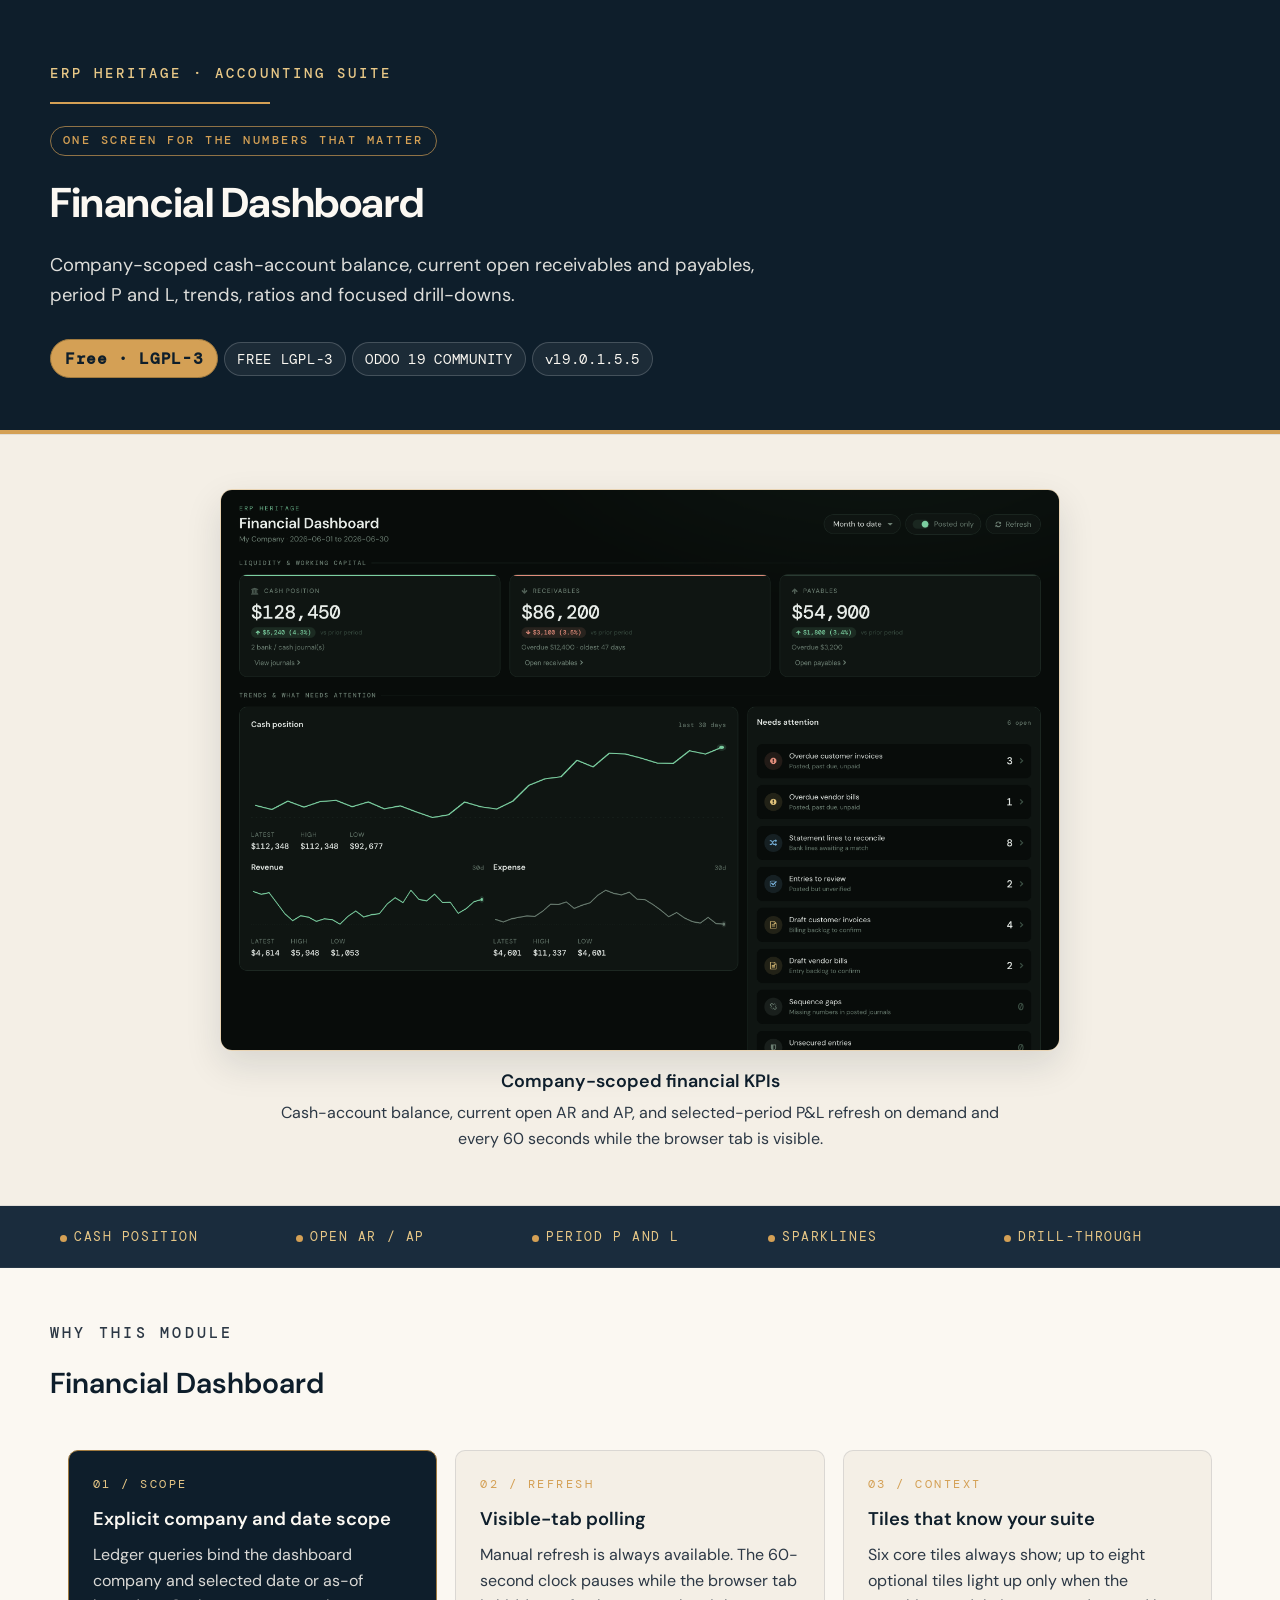
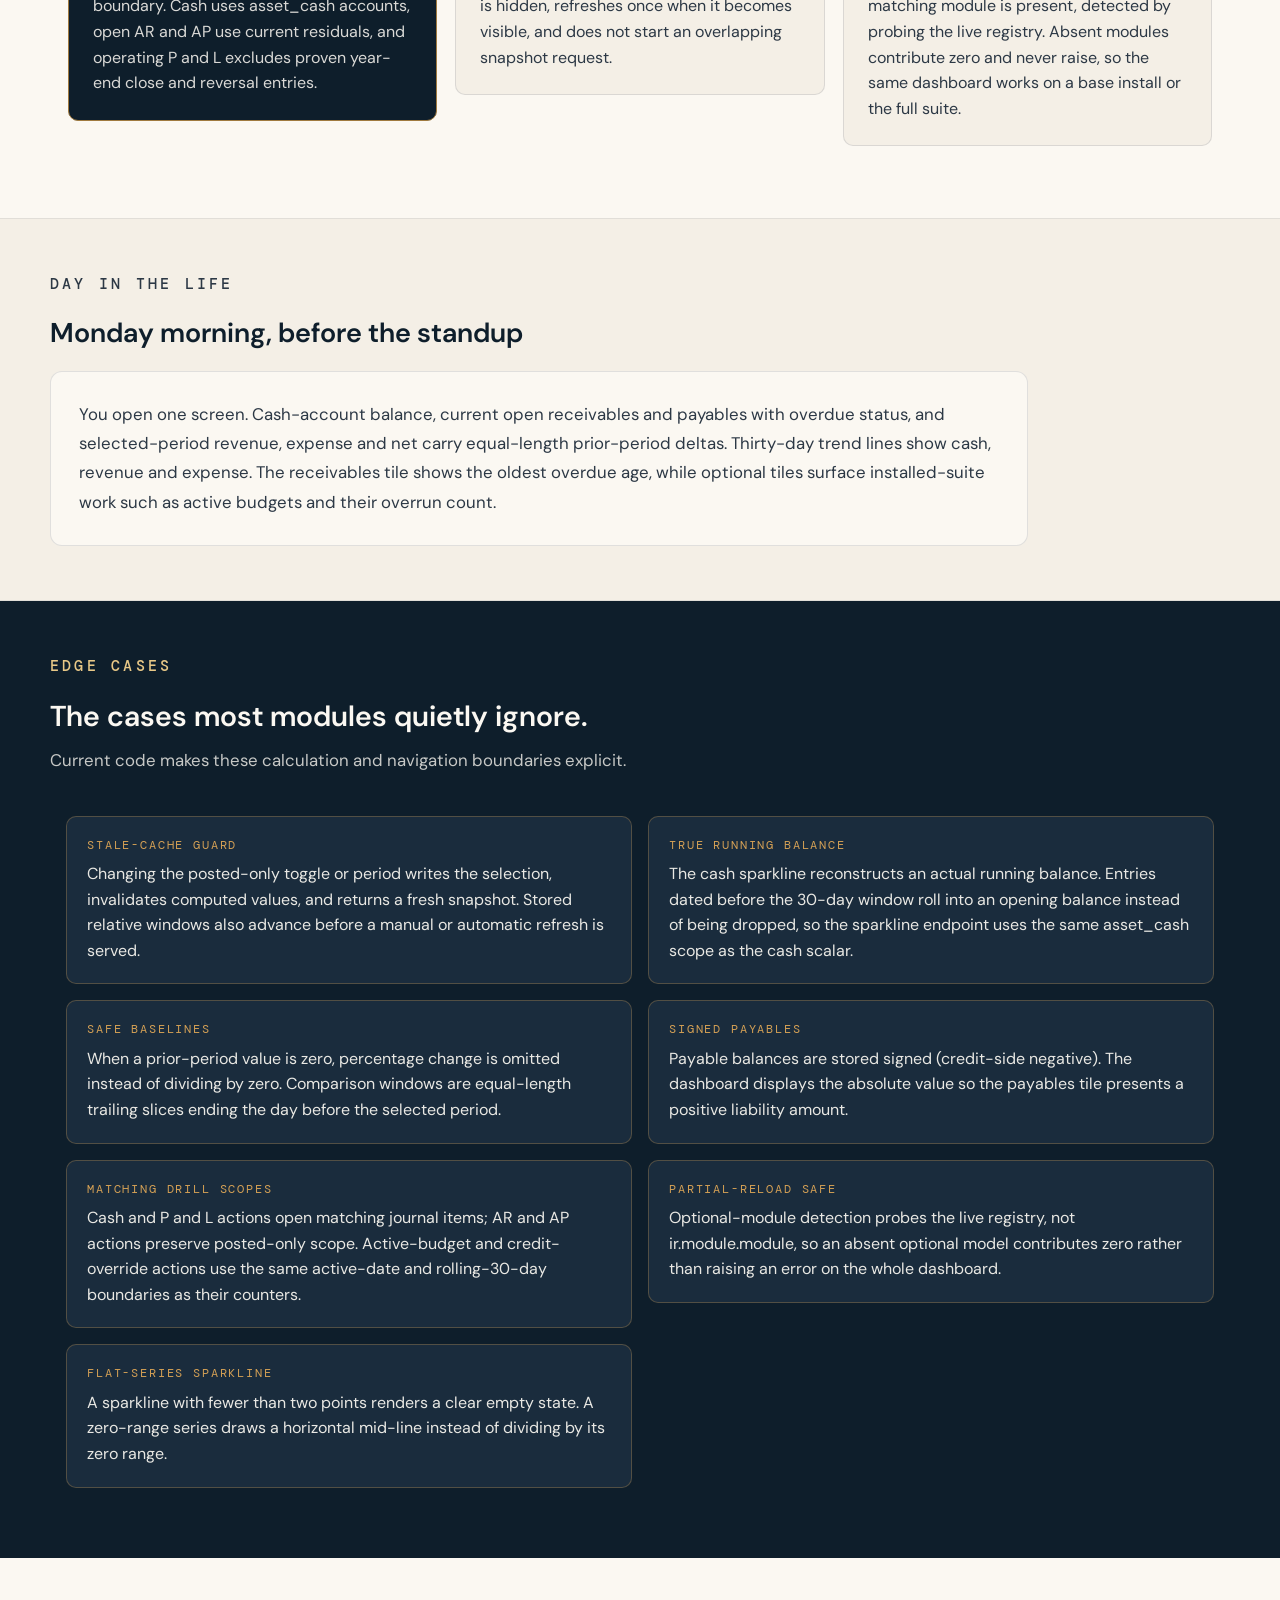
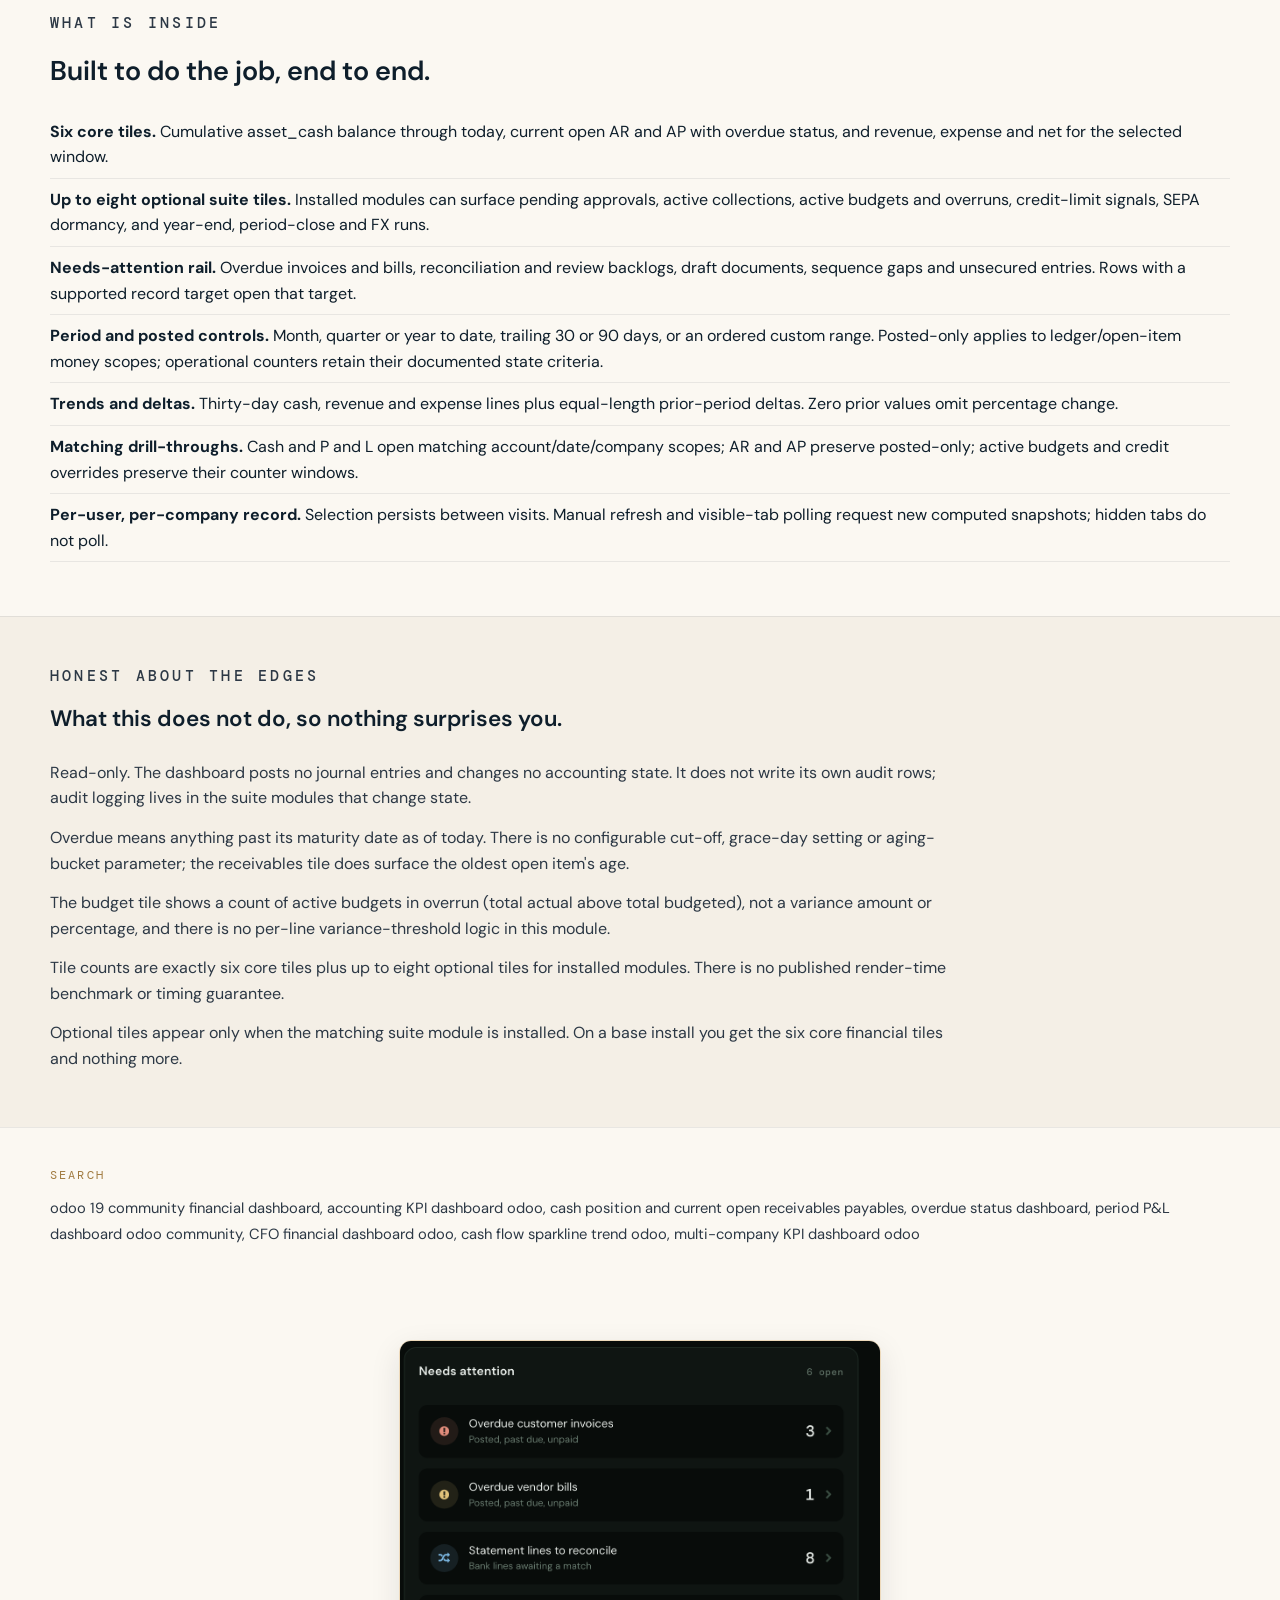
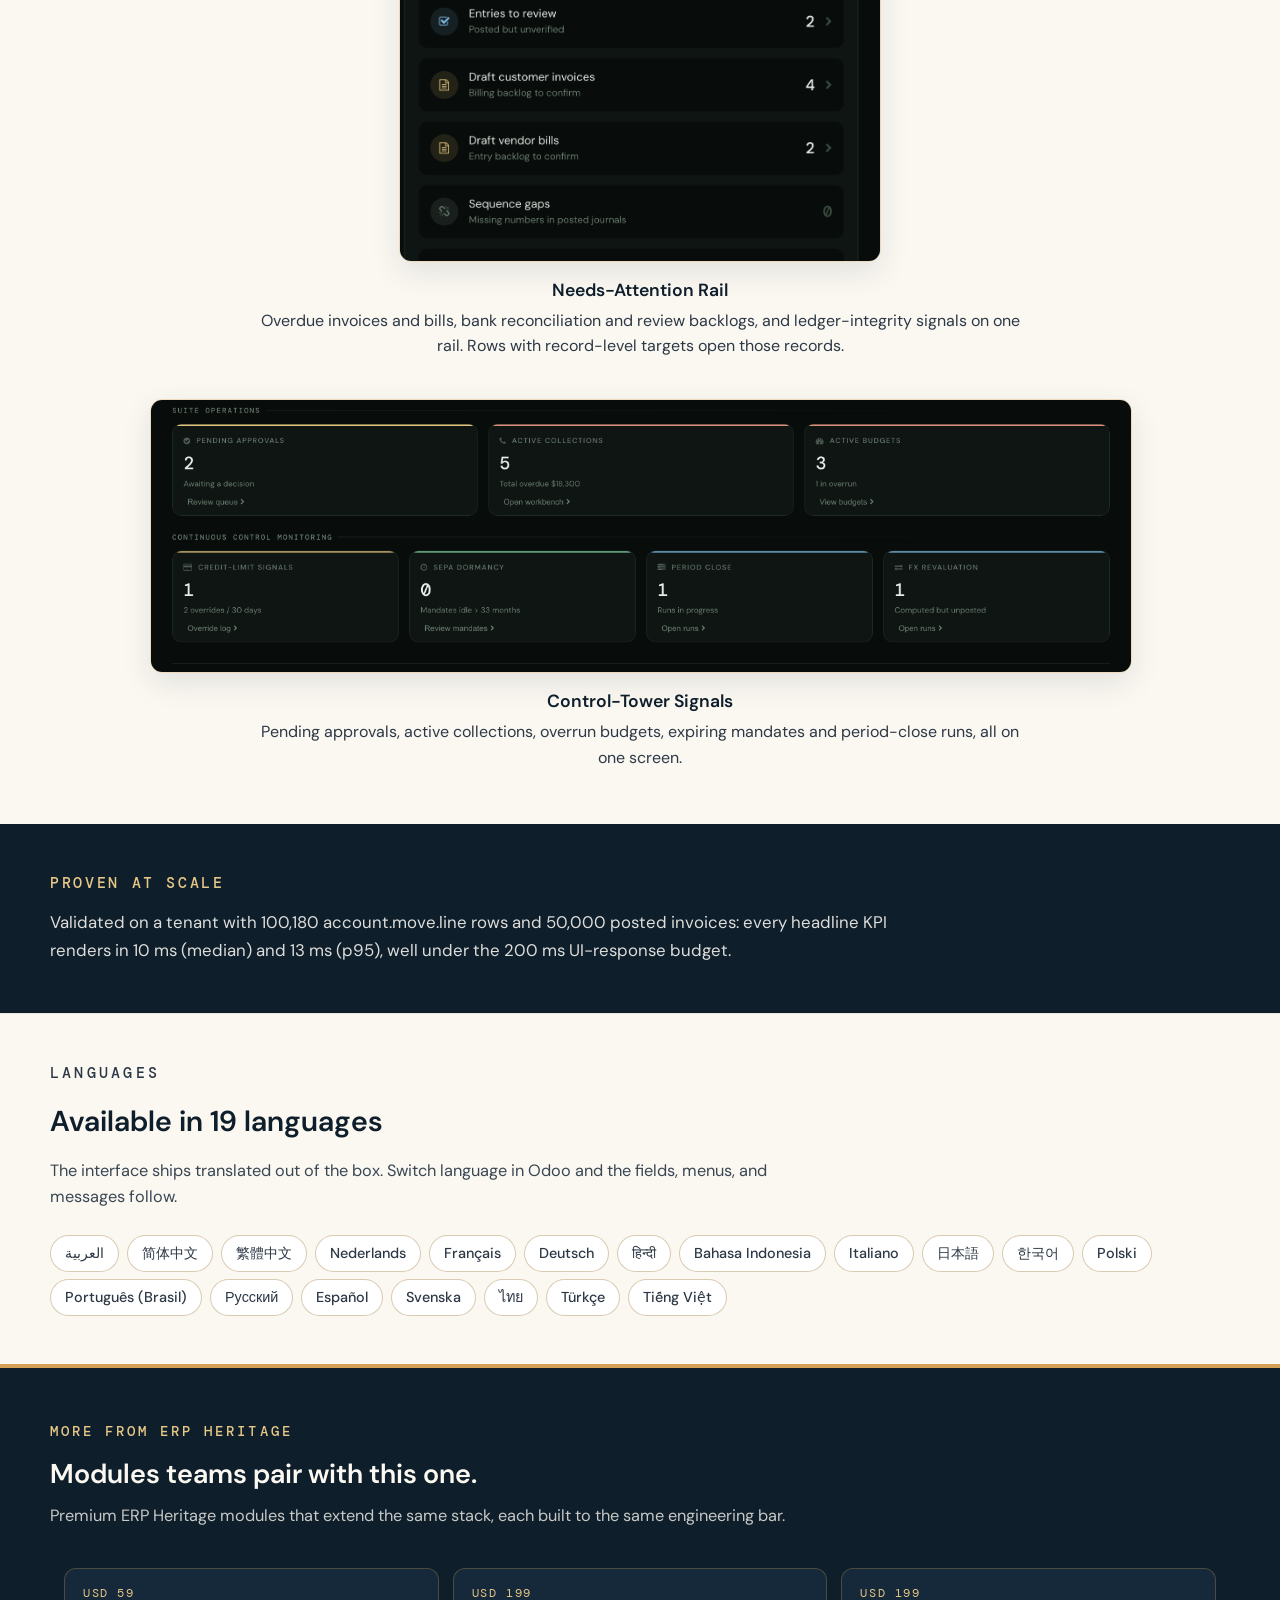
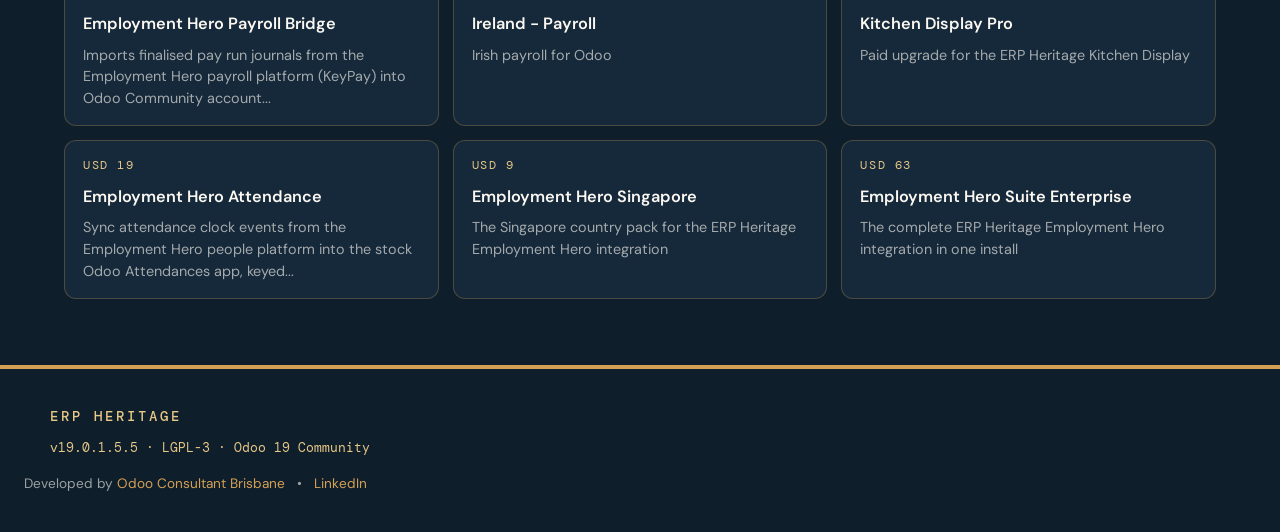
<file: eh_account_dashboard/static/description/index.html>
<!DOCTYPE html>
<html lang="en">
<head>
<meta charset="UTF-8">
<title>Financial Dashboard | ERP Heritage</title>
<meta name="viewport" content="width=device-width, initial-scale=1">
<meta name="description" content="Company-scoped Odoo 19 Community dashboard for cash-account balance, current open receivables and payables, overdue status, period profit and loss, trends, ratios and installed-suite control signals.">
<link rel="preconnect" href="https://fonts.googleapis.com">
<link rel="preconnect" href="https://fonts.gstatic.com" crossorigin>
<link href="https://fonts.googleapis.com/css2?family=DM+Sans:wght@400;500;600;700&family=DM+Mono:wght@400;500&display=swap" rel="stylesheet">
</head>
<body style="margin:0;padding:0;background-color:#FBF8F2;color:#0E1E2B;font-family:'DM Sans',-apple-system,BlinkMacSystemFont,'Segoe UI',Roboto,system-ui,sans-serif;font-size:16px;line-height:1.6;font-weight:400;">
<header style="background-color:#0E1E2B;color:#FBF8F2;padding:60px 24px 52px 24px;border-bottom:4px solid #D4A055;">
  <div style="max-width:1180px;margin:0 auto;">
    <div style="margin-bottom:16px;"><span style="font-size:0.86rem;font-weight:500;letter-spacing:0.22em;text-transform:uppercase;color:#E8C887;font-family:'DM Mono',ui-monospace,monospace;">ERP Heritage &middot; Accounting Suite</span></div>
    <div style="width:220px;height:2px;background-color:#D4A055;margin:14px 0 18px 0;"></div>
    <span style="display:inline-block;font-family:'DM Mono',ui-monospace,monospace;font-size:0.78rem;font-weight:500;letter-spacing:0.2em;text-transform:uppercase;color:#D4A055;padding:4px 12px;border:1px solid rgba(212,160,85,0.65);border-radius:999px;margin:4px 6px 8px 0;">ONE SCREEN FOR THE NUMBERS THAT MATTER</span>
    <h1 style="font-size:2.6rem;margin:6px 0 10px 0;font-weight:700;letter-spacing:-0.01em;color:#FBF8F2;">Financial Dashboard</h1>
    <p style="margin:14px 0 0 0;font-size:1.15rem;line-height:1.65;max-width:760px;color:rgba(251,248,242,0.88);">Company-scoped cash-account balance, current open receivables and payables, period P and L, trends, ratios and focused drill-downs.</p>
    <div style="margin-top:24px;"><span style="display:inline-block;background-color:#D4A055;border:1px solid #A07A3F;color:#0E1E2B;padding:6px 14px;border-radius:999px;font-size:1.0rem;letter-spacing:0.04em;font-family:'DM Mono',ui-monospace,monospace;margin:4px 6px 0 0;font-weight:600;">Free · LGPL-3</span><span style="display:inline-block;background-color:rgba(255,255,255,0.06);border:1px solid rgba(255,255,255,0.18);color:#FBF8F2;padding:5px 12px;border-radius:999px;font-size:0.86rem;letter-spacing:0.05em;font-family:'DM Mono',ui-monospace,monospace;margin:4px 6px 0 0;">FREE LGPL-3</span><span style="display:inline-block;background-color:rgba(255,255,255,0.06);border:1px solid rgba(255,255,255,0.18);color:#FBF8F2;padding:5px 12px;border-radius:999px;font-size:0.86rem;letter-spacing:0.05em;font-family:'DM Mono',ui-monospace,monospace;margin:4px 6px 0 0;">ODOO 19 COMMUNITY</span><span style="display:inline-block;background-color:rgba(255,255,255,0.06);border:1px solid rgba(255,255,255,0.18);color:#FBF8F2;padding:5px 12px;border-radius:999px;font-size:0.86rem;letter-spacing:0.05em;font-family:'DM Mono',ui-monospace,monospace;margin:4px 6px 0 0;">v19.0.1.5.5</span></div>
  </div>
</header>
<!-- eh-screenshots:hero:dashboard -->
<section style="padding:54px 0;background-color:#F4EFE6;border-top:1px solid rgba(58,74,92,0.10);border-bottom:1px solid rgba(58,74,92,0.10);">
  <div style="max-width:1180px;margin:0 auto;padding:0 24px;">
    <div style="max-width:980px;margin:0 auto;text-align:center;">
      <img src="dashboard_01_overview.png" alt="ERP Heritage Financial Dashboard, a dark command-centre showing cash position, receivables and payables headline tiles, a cash trend area chart, and a needs-attention rail." style="display:block;width:auto;max-width:100%;max-height:560px;margin:0 auto;border:1px solid rgba(212,160,85,0.35);border-radius:12px;box-shadow:0 14px 36px rgba(14,30,43,0.12);">
      <p style="margin:16px auto 0;max-width:760px;font-size:1.0rem;line-height:1.6;color:#2C3845;"><strong style="display:block;color:#0E1E2B;font-size:1.12rem;font-weight:600;margin-bottom:4px;">Company-scoped financial KPIs</strong>Cash-account balance, current open AR and AP, and selected-period P&amp;L refresh on demand and every 60 seconds while the browser tab is visible.</p>
    </div>
  </div>
</section>
<!-- /eh-screenshots:hero:dashboard -->
<section style="background-color:#1A2C3D;color:#FBF8F2;padding:20px 0;border-bottom:1px solid rgba(255,255,255,0.06);">
  <div style="max-width:1180px;margin:0 auto;padding:0 24px;display:table;width:100%;table-layout:fixed;"><div style="display:table-cell;font-family:'DM Mono',ui-monospace,monospace;font-size:0.82rem;letter-spacing:0.12em;text-transform:uppercase;color:#E8C887;padding:0 10px;vertical-align:middle;"><span style="display:inline-block;width:7px;height:7px;background-color:#D4A055;border-radius:50%;margin-right:7px;vertical-align:middle;"></span>Cash position</div><div style="display:table-cell;font-family:'DM Mono',ui-monospace,monospace;font-size:0.82rem;letter-spacing:0.12em;text-transform:uppercase;color:#E8C887;padding:0 10px;vertical-align:middle;"><span style="display:inline-block;width:7px;height:7px;background-color:#D4A055;border-radius:50%;margin-right:7px;vertical-align:middle;"></span>Open AR / AP</div><div style="display:table-cell;font-family:'DM Mono',ui-monospace,monospace;font-size:0.82rem;letter-spacing:0.12em;text-transform:uppercase;color:#E8C887;padding:0 10px;vertical-align:middle;"><span style="display:inline-block;width:7px;height:7px;background-color:#D4A055;border-radius:50%;margin-right:7px;vertical-align:middle;"></span>Period P and L</div><div style="display:table-cell;font-family:'DM Mono',ui-monospace,monospace;font-size:0.82rem;letter-spacing:0.12em;text-transform:uppercase;color:#E8C887;padding:0 10px;vertical-align:middle;"><span style="display:inline-block;width:7px;height:7px;background-color:#D4A055;border-radius:50%;margin-right:7px;vertical-align:middle;"></span>Sparklines</div><div style="display:table-cell;font-family:'DM Mono',ui-monospace,monospace;font-size:0.82rem;letter-spacing:0.12em;text-transform:uppercase;color:#E8C887;padding:0 10px;vertical-align:middle;"><span style="display:inline-block;width:7px;height:7px;background-color:#D4A055;border-radius:50%;margin-right:7px;vertical-align:middle;"></span>Drill-through</div></div>
</section>
<section style="padding:54px 0;background-color:#FBF8F2;">
  <div style="max-width:1180px;margin:0 auto;padding:0 24px;">
    <h2 style="font-size:0.92rem;text-transform:uppercase;letter-spacing:0.22em;color:#2C3845;margin:0 0 14px 0;font-weight:500;font-family:'DM Mono',ui-monospace,monospace;">Why this module</h2>
    <h3 style="font-size:1.8rem;margin:0 0 26px 0;font-weight:600;color:#0E1E2B;">Financial Dashboard</h3>
    <div style="display:table;width:100%;border-collapse:separate;border-spacing:18px;"><div style="display:table-row;"><div style="display:table-cell;width:33.33%;vertical-align:top;"><div style="background-color:#0E1E2B;color:#FBF8F2;border:1px solid #A07A3F;padding:24px;border-radius:10px;height:100%;box-sizing:border-box;"><div style="font-family:'DM Mono',ui-monospace,monospace;font-size:0.78rem;letter-spacing:0.2em;color:#E8C887;margin-bottom:10px;">01 / SCOPE</div><h3 style="font-size:1.15rem;font-weight:600;margin:0 0 8px 0;color:#FBF8F2;">Explicit company and date scope</h3><p style="font-size:1.0rem;color:rgba(251,248,242,0.86);line-height:1.6;margin:0;">Ledger queries bind the dashboard company and selected date or as-of boundary. Cash uses asset_cash accounts, open AR and AP use current residuals, and operating P and L excludes proven year-end close and reversal entries.</p></div></div><div style="display:table-cell;width:33.33%;vertical-align:top;"><div style="background-color:#F4EFE6;color:#0E1E2B;border:1px solid rgba(58,74,92,0.14);padding:24px;border-radius:10px;height:100%;box-sizing:border-box;"><div style="font-family:'DM Mono',ui-monospace,monospace;font-size:0.78rem;letter-spacing:0.2em;color:#D4A055;margin-bottom:10px;">02 / REFRESH</div><h3 style="font-size:1.15rem;font-weight:600;margin:0 0 8px 0;color:#0E1E2B;">Visible-tab polling</h3><p style="font-size:1.0rem;color:#2C3845;line-height:1.6;margin:0;">Manual refresh is always available. The 60-second clock pauses while the browser tab is hidden, refreshes once when it becomes visible, and does not start an overlapping snapshot request.</p></div></div><div style="display:table-cell;width:33.33%;vertical-align:top;"><div style="background-color:#F4EFE6;color:#0E1E2B;border:1px solid rgba(58,74,92,0.14);padding:24px;border-radius:10px;height:100%;box-sizing:border-box;"><div style="font-family:'DM Mono',ui-monospace,monospace;font-size:0.78rem;letter-spacing:0.2em;color:#D4A055;margin-bottom:10px;">03 / CONTEXT</div><h3 style="font-size:1.15rem;font-weight:600;margin:0 0 8px 0;color:#0E1E2B;">Tiles that know your suite</h3><p style="font-size:1.0rem;color:#2C3845;line-height:1.6;margin:0;">Six core tiles always show; up to eight optional tiles light up only when the matching module is present, detected by probing the live registry. Absent modules contribute zero and never raise, so the same dashboard works on a base install or the full suite.</p></div></div></div></div>
  </div>
</section>
<section style="padding:54px 0;background-color:#F4EFE6;border-top:1px solid rgba(58,74,92,0.10);border-bottom:1px solid rgba(58,74,92,0.10);">
  <div style="max-width:1180px;margin:0 auto;padding:0 24px;">
    <h2 style="font-size:0.92rem;text-transform:uppercase;letter-spacing:0.22em;color:#2C3845;margin:0 0 14px 0;font-weight:500;font-family:'DM Mono',ui-monospace,monospace;">Day in the life</h2>
    <h3 style="font-size:1.7rem;margin:0 0 16px 0;font-weight:600;color:#0E1E2B;">Monday morning, before the standup</h3>
    <div style="background-color:#FBF8F2;border:1px solid rgba(58,74,92,0.14);border-radius:12px;padding:28px;max-width:920px;">
      <p style="font-size:1.05rem;line-height:1.75;color:#2C3845;margin:0;">You open one screen. Cash-account balance, current open receivables and payables with overdue status, and selected-period revenue, expense and net carry equal-length prior-period deltas. Thirty-day trend lines show cash, revenue and expense. The receivables tile shows the oldest overdue age, while optional tiles surface installed-suite work such as active budgets and their overrun count.</p>
    </div>
  </div>
</section>
<section style="padding:54px 0;background-color:#0E1E2B;color:#FBF8F2;">
  <div style="max-width:1180px;margin:0 auto;padding:0 24px;">
    <h2 style="font-size:0.92rem;text-transform:uppercase;letter-spacing:0.22em;color:#E8C887;margin:0 0 14px 0;font-weight:500;font-family:'DM Mono',ui-monospace,monospace;">Edge cases</h2>
    <h3 style="font-size:1.8rem;margin:0 0 8px 0;font-weight:600;color:#FBF8F2;">The cases most modules quietly ignore.</h3>
    <p style="font-size:1.05rem;color:rgba(251,248,242,0.78);margin:0 0 26px 0;max-width:820px;">Current code makes these calculation and navigation boundaries explicit.</p>
    <div style="display:table;width:100%;border-collapse:separate;border-spacing:16px;"><div style="display:table-row;"><div style="display:table-cell;width:50%;vertical-align:top;"><div style="background-color:#1A2C3D;border:1px solid rgba(212,160,85,0.30);border-radius:10px;padding:20px;height:100%;box-sizing:border-box;"><div style="font-family:'DM Mono',ui-monospace,monospace;font-size:0.72rem;letter-spacing:0.16em;color:#D4A055;margin-bottom:6px;">STALE-CACHE GUARD</div><p style="margin:0;font-size:1.0rem;line-height:1.6;color:rgba(251,248,242,0.92);">Changing the posted-only toggle or period writes the selection, invalidates computed values, and returns a fresh snapshot. Stored relative windows also advance before a manual or automatic refresh is served.</p></div></div><div style="display:table-cell;width:50%;vertical-align:top;"><div style="background-color:#1A2C3D;border:1px solid rgba(212,160,85,0.30);border-radius:10px;padding:20px;height:100%;box-sizing:border-box;"><div style="font-family:'DM Mono',ui-monospace,monospace;font-size:0.72rem;letter-spacing:0.16em;color:#D4A055;margin-bottom:6px;">TRUE RUNNING BALANCE</div><p style="margin:0;font-size:1.0rem;line-height:1.6;color:rgba(251,248,242,0.92);">The cash sparkline reconstructs an actual running balance. Entries dated before the 30-day window roll into an opening balance instead of being dropped, so the sparkline endpoint uses the same asset_cash scope as the cash scalar.</p></div></div></div><div style="display:table-row;"><div style="display:table-cell;width:50%;vertical-align:top;"><div style="background-color:#1A2C3D;border:1px solid rgba(212,160,85,0.30);border-radius:10px;padding:20px;height:100%;box-sizing:border-box;"><div style="font-family:'DM Mono',ui-monospace,monospace;font-size:0.72rem;letter-spacing:0.16em;color:#D4A055;margin-bottom:6px;">SAFE BASELINES</div><p style="margin:0;font-size:1.0rem;line-height:1.6;color:rgba(251,248,242,0.92);">When a prior-period value is zero, percentage change is omitted instead of dividing by zero. Comparison windows are equal-length trailing slices ending the day before the selected period.</p></div></div><div style="display:table-cell;width:50%;vertical-align:top;"><div style="background-color:#1A2C3D;border:1px solid rgba(212,160,85,0.30);border-radius:10px;padding:20px;height:100%;box-sizing:border-box;"><div style="font-family:'DM Mono',ui-monospace,monospace;font-size:0.72rem;letter-spacing:0.16em;color:#D4A055;margin-bottom:6px;">SIGNED PAYABLES</div><p style="margin:0;font-size:1.0rem;line-height:1.6;color:rgba(251,248,242,0.92);">Payable balances are stored signed (credit-side negative). The dashboard displays the absolute value so the payables tile presents a positive liability amount.</p></div></div></div><div style="display:table-row;"><div style="display:table-cell;width:50%;vertical-align:top;"><div style="background-color:#1A2C3D;border:1px solid rgba(212,160,85,0.30);border-radius:10px;padding:20px;height:100%;box-sizing:border-box;"><div style="font-family:'DM Mono',ui-monospace,monospace;font-size:0.72rem;letter-spacing:0.16em;color:#D4A055;margin-bottom:6px;">MATCHING DRILL SCOPES</div><p style="margin:0;font-size:1.0rem;line-height:1.6;color:rgba(251,248,242,0.92);">Cash and P and L actions open matching journal items; AR and AP actions preserve posted-only scope. Active-budget and credit-override actions use the same active-date and rolling-30-day boundaries as their counters.</p></div></div><div style="display:table-cell;width:50%;vertical-align:top;"><div style="background-color:#1A2C3D;border:1px solid rgba(212,160,85,0.30);border-radius:10px;padding:20px;height:100%;box-sizing:border-box;"><div style="font-family:'DM Mono',ui-monospace,monospace;font-size:0.72rem;letter-spacing:0.16em;color:#D4A055;margin-bottom:6px;">PARTIAL-RELOAD SAFE</div><p style="margin:0;font-size:1.0rem;line-height:1.6;color:rgba(251,248,242,0.92);">Optional-module detection probes the live registry, not ir.module.module, so an absent optional model contributes zero rather than raising an error on the whole dashboard.</p></div></div></div><div style="display:table-row;"><div style="display:table-cell;width:50%;vertical-align:top;"><div style="background-color:#1A2C3D;border:1px solid rgba(212,160,85,0.30);border-radius:10px;padding:20px;height:100%;box-sizing:border-box;"><div style="font-family:'DM Mono',ui-monospace,monospace;font-size:0.72rem;letter-spacing:0.16em;color:#D4A055;margin-bottom:6px;">FLAT-SERIES SPARKLINE</div><p style="margin:0;font-size:1.0rem;line-height:1.6;color:rgba(251,248,242,0.92);">A sparkline with fewer than two points renders a clear empty state. A zero-range series draws a horizontal mid-line instead of dividing by its zero range.</p></div></div><div style="display:table-cell;width:50%;"></div></div></div>
  </div>
</section>
<section style="padding:54px 0;background-color:#FBF8F2;">
  <div style="max-width:1180px;margin:0 auto;padding:0 24px;">
    <h2 style="font-size:0.92rem;text-transform:uppercase;letter-spacing:0.22em;color:#2C3845;margin:0 0 14px 0;font-weight:500;font-family:'DM Mono',ui-monospace,monospace;">What is inside</h2>
    <h3 style="font-size:1.7rem;margin:0 0 18px 0;font-weight:600;color:#0E1E2B;">Built to do the job, end to end.</h3>
    <ul style="margin:0;padding:0;list-style:none;">
      <li style="padding:8px 0;border-bottom:1px solid rgba(58,74,92,0.10);"><strong>Six core tiles.</strong> Cumulative asset_cash balance through today, current open AR and AP with overdue status, and revenue, expense and net for the selected window.</li>
      <li style="padding:8px 0;border-bottom:1px solid rgba(58,74,92,0.10);"><strong>Up to eight optional suite tiles.</strong> Installed modules can surface pending approvals, active collections, active budgets and overruns, credit-limit signals, SEPA dormancy, and year-end, period-close and FX runs.</li>
      <li style="padding:8px 0;border-bottom:1px solid rgba(58,74,92,0.10);"><strong>Needs-attention rail.</strong> Overdue invoices and bills, reconciliation and review backlogs, draft documents, sequence gaps and unsecured entries. Rows with a supported record target open that target.</li>
      <li style="padding:8px 0;border-bottom:1px solid rgba(58,74,92,0.10);"><strong>Period and posted controls.</strong> Month, quarter or year to date, trailing 30 or 90 days, or an ordered custom range. Posted-only applies to ledger/open-item money scopes; operational counters retain their documented state criteria.</li>
      <li style="padding:8px 0;border-bottom:1px solid rgba(58,74,92,0.10);"><strong>Trends and deltas.</strong> Thirty-day cash, revenue and expense lines plus equal-length prior-period deltas. Zero prior values omit percentage change.</li>
      <li style="padding:8px 0;border-bottom:1px solid rgba(58,74,92,0.10);"><strong>Matching drill-throughs.</strong> Cash and P and L open matching account/date/company scopes; AR and AP preserve posted-only; active budgets and credit overrides preserve their counter windows.</li>
      <li style="padding:8px 0;border-bottom:1px solid rgba(58,74,92,0.10);"><strong>Per-user, per-company record.</strong> Selection persists between visits. Manual refresh and visible-tab polling request new computed snapshots; hidden tabs do not poll.</li>
    </ul>
  </div>
</section>
<section style="padding:48px 0;background-color:#F4EFE6;border-top:1px solid rgba(58,74,92,0.10);">
  <div style="max-width:1180px;margin:0 auto;padding:0 24px;">
    <h2 style="font-size:0.92rem;text-transform:uppercase;letter-spacing:0.22em;color:#2C3845;margin:0 0 12px 0;font-weight:500;font-family:'DM Mono',ui-monospace,monospace;">Honest about the edges</h2>
    <h3 style="font-size:1.4rem;margin:0 0 16px 0;font-weight:600;color:#0E1E2B;">What this does not do, so nothing surprises you.</h3>
    <ul style="margin:0;padding:0;list-style:none;max-width:920px;"><li style="padding:7px 0;color:#2C3845;font-size:1.0rem;line-height:1.6;">Read-only. The dashboard posts no journal entries and changes no accounting state. It does not write its own audit rows; audit logging lives in the suite modules that change state.</li><li style="padding:7px 0;color:#2C3845;font-size:1.0rem;line-height:1.6;">Overdue means anything past its maturity date as of today. There is no configurable cut-off, grace-day setting or aging-bucket parameter; the receivables tile does surface the oldest open item's age.</li><li style="padding:7px 0;color:#2C3845;font-size:1.0rem;line-height:1.6;">The budget tile shows a count of active budgets in overrun (total actual above total budgeted), not a variance amount or percentage, and there is no per-line variance-threshold logic in this module.</li><li style="padding:7px 0;color:#2C3845;font-size:1.0rem;line-height:1.6;">Tile counts are exactly six core tiles plus up to eight optional tiles for installed modules. There is no published render-time benchmark or timing guarantee.</li><li style="padding:7px 0;color:#2C3845;font-size:1.0rem;line-height:1.6;">Optional tiles appear only when the matching suite module is installed. On a base install you get the six core financial tiles and nothing more.</li></ul>
  </div>
</section>
<section style="padding:38px 0;background-color:#FBF8F2;border-top:1px solid rgba(58,74,92,0.10);">
  <div style="max-width:1180px;margin:0 auto;padding:0 24px;">
    <div style="font-family:'DM Mono',ui-monospace,monospace;font-size:0.74rem;letter-spacing:0.18em;text-transform:uppercase;color:#A07A3F;margin-bottom:10px;">Search</div>
    <p style="font-size:0.92rem;color:#2C3845;line-height:1.8;margin:0;">odoo 19 community financial dashboard, accounting KPI dashboard odoo, cash position and current open receivables payables, overdue status dashboard, period P&amp;L dashboard odoo community, CFO financial dashboard odoo, cash flow sparkline trend odoo, multi-company KPI dashboard odoo</p>
  </div>
</section>
<!-- eh-screenshots:mid:dashboard -->
<section style="padding:54px 0;background-color:#FBF8F2;">
  <div style="max-width:1180px;margin:0 auto;padding:0 24px;">
    <div style="max-width:980px;margin:0 auto 40px;text-align:center;">
      <img src="dashboard_02_overdue_card.png" alt="Needs-attention rail listing overdue customer invoices and vendor bills, statement lines to reconcile, entries to review, and the draft backlog, each with a record count." style="display:block;width:auto;max-width:100%;max-height:520px;margin:0 auto;border:1px solid rgba(212,160,85,0.35);border-radius:12px;box-shadow:0 10px 30px rgba(14,30,43,0.10);">
      <p style="margin:14px auto 0;max-width:760px;font-size:1.0rem;line-height:1.6;color:#2C3845;"><strong style="display:block;color:#0E1E2B;font-size:1.1rem;font-weight:600;margin-bottom:4px;">Needs-Attention Rail</strong>Overdue invoices and bills, bank reconciliation and review backlogs, and ledger-integrity signals on one rail. Rows with record-level targets open those records.</p>
    </div>
    <div style="max-width:980px;margin:0 auto;text-align:center;">
      <img src="dashboard_03_control_signals.png" alt="Dashboard control-monitoring tiles showing pending approvals, active collections, overrun budgets, credit-limit signals and FX revaluation runs, with drill-down buttons." style="display:block;width:auto;max-width:100%;max-height:520px;margin:0 auto;border:1px solid rgba(212,160,85,0.35);border-radius:12px;box-shadow:0 10px 30px rgba(14,30,43,0.10);">
      <p style="margin:14px auto 0;max-width:760px;font-size:1.0rem;line-height:1.6;color:#2C3845;"><strong style="display:block;color:#0E1E2B;font-size:1.1rem;font-weight:600;margin-bottom:4px;">Control-Tower Signals</strong>Pending approvals, active collections, overrun budgets, expiring mandates and period-close runs, all on one screen.</p>
    </div>
  </div>
</section>
<!-- /eh-screenshots:mid:dashboard -->
<!-- eh-screenshots:scale:dashboard -->
<section style="padding:48px 0;background-color:#0E1E2B;">
  <div style="max-width:1180px;margin:0 auto;padding:0 24px;">
    <h3 style="font-family:'DM Mono',ui-monospace,monospace;font-size:0.92rem;letter-spacing:0.18em;text-transform:uppercase;color:#E8C887;margin:0 0 12px 0;font-weight:500;">Proven at scale</h3>
    <p style="font-size:1.05rem;line-height:1.7;color:rgba(251,248,242,0.88);margin:0;max-width:860px;">Validated on a tenant with 100,180 account.move.line rows and 50,000 posted invoices: every headline KPI renders in 10 ms (median) and 13 ms (p95), well under the 200 ms UI-response budget.</p>
  </div>
</section>
<!-- /eh-screenshots:scale:dashboard -->
<!-- eh-i18n-langs-v1 -->
<section style="padding:48px 0;background-color:#FBF8F2;border-top:1px solid rgba(14,30,43,0.08);"><div style="max-width:1180px;margin:0 auto;padding:0 24px;"><h2 style="font-size:0.92rem;text-transform:uppercase;letter-spacing:0.22em;color:#2C3845;margin:0 0 12px 0;font-weight:500;font-family:'DM Mono',ui-monospace,monospace;">Languages</h2><h3 style="font-size:1.8rem;margin:0 0 14px 0;font-weight:600;color:#0E1E2B;">Available in 19 languages</h3><p style="margin:0 0 18px 0;font-size:1.02rem;line-height:1.6;color:#3A4753;max-width:780px;">The interface ships translated out of the box. Switch language in Odoo and the fields, menus, and messages follow.</p><div style="margin:0;"><span style="display:inline-block;background-color:#FFFFFF;border:1px solid rgba(160,122,63,0.40);color:#2C3845;padding:6px 14px;border-radius:999px;font-size:0.9rem;font-weight:500;font-family:'DM Sans',-apple-system,BlinkMacSystemFont,sans-serif;margin:7px 8px 0 0;">العربية</span><span style="display:inline-block;background-color:#FFFFFF;border:1px solid rgba(160,122,63,0.40);color:#2C3845;padding:6px 14px;border-radius:999px;font-size:0.9rem;font-weight:500;font-family:'DM Sans',-apple-system,BlinkMacSystemFont,sans-serif;margin:7px 8px 0 0;">简体中文</span><span style="display:inline-block;background-color:#FFFFFF;border:1px solid rgba(160,122,63,0.40);color:#2C3845;padding:6px 14px;border-radius:999px;font-size:0.9rem;font-weight:500;font-family:'DM Sans',-apple-system,BlinkMacSystemFont,sans-serif;margin:7px 8px 0 0;">繁體中文</span><span style="display:inline-block;background-color:#FFFFFF;border:1px solid rgba(160,122,63,0.40);color:#2C3845;padding:6px 14px;border-radius:999px;font-size:0.9rem;font-weight:500;font-family:'DM Sans',-apple-system,BlinkMacSystemFont,sans-serif;margin:7px 8px 0 0;">Nederlands</span><span style="display:inline-block;background-color:#FFFFFF;border:1px solid rgba(160,122,63,0.40);color:#2C3845;padding:6px 14px;border-radius:999px;font-size:0.9rem;font-weight:500;font-family:'DM Sans',-apple-system,BlinkMacSystemFont,sans-serif;margin:7px 8px 0 0;">Français</span><span style="display:inline-block;background-color:#FFFFFF;border:1px solid rgba(160,122,63,0.40);color:#2C3845;padding:6px 14px;border-radius:999px;font-size:0.9rem;font-weight:500;font-family:'DM Sans',-apple-system,BlinkMacSystemFont,sans-serif;margin:7px 8px 0 0;">Deutsch</span><span style="display:inline-block;background-color:#FFFFFF;border:1px solid rgba(160,122,63,0.40);color:#2C3845;padding:6px 14px;border-radius:999px;font-size:0.9rem;font-weight:500;font-family:'DM Sans',-apple-system,BlinkMacSystemFont,sans-serif;margin:7px 8px 0 0;">हिन्दी</span><span style="display:inline-block;background-color:#FFFFFF;border:1px solid rgba(160,122,63,0.40);color:#2C3845;padding:6px 14px;border-radius:999px;font-size:0.9rem;font-weight:500;font-family:'DM Sans',-apple-system,BlinkMacSystemFont,sans-serif;margin:7px 8px 0 0;">Bahasa Indonesia</span><span style="display:inline-block;background-color:#FFFFFF;border:1px solid rgba(160,122,63,0.40);color:#2C3845;padding:6px 14px;border-radius:999px;font-size:0.9rem;font-weight:500;font-family:'DM Sans',-apple-system,BlinkMacSystemFont,sans-serif;margin:7px 8px 0 0;">Italiano</span><span style="display:inline-block;background-color:#FFFFFF;border:1px solid rgba(160,122,63,0.40);color:#2C3845;padding:6px 14px;border-radius:999px;font-size:0.9rem;font-weight:500;font-family:'DM Sans',-apple-system,BlinkMacSystemFont,sans-serif;margin:7px 8px 0 0;">日本語</span><span style="display:inline-block;background-color:#FFFFFF;border:1px solid rgba(160,122,63,0.40);color:#2C3845;padding:6px 14px;border-radius:999px;font-size:0.9rem;font-weight:500;font-family:'DM Sans',-apple-system,BlinkMacSystemFont,sans-serif;margin:7px 8px 0 0;">한국어</span><span style="display:inline-block;background-color:#FFFFFF;border:1px solid rgba(160,122,63,0.40);color:#2C3845;padding:6px 14px;border-radius:999px;font-size:0.9rem;font-weight:500;font-family:'DM Sans',-apple-system,BlinkMacSystemFont,sans-serif;margin:7px 8px 0 0;">Polski</span><span style="display:inline-block;background-color:#FFFFFF;border:1px solid rgba(160,122,63,0.40);color:#2C3845;padding:6px 14px;border-radius:999px;font-size:0.9rem;font-weight:500;font-family:'DM Sans',-apple-system,BlinkMacSystemFont,sans-serif;margin:7px 8px 0 0;">Português (Brasil)</span><span style="display:inline-block;background-color:#FFFFFF;border:1px solid rgba(160,122,63,0.40);color:#2C3845;padding:6px 14px;border-radius:999px;font-size:0.9rem;font-weight:500;font-family:'DM Sans',-apple-system,BlinkMacSystemFont,sans-serif;margin:7px 8px 0 0;">Русский</span><span style="display:inline-block;background-color:#FFFFFF;border:1px solid rgba(160,122,63,0.40);color:#2C3845;padding:6px 14px;border-radius:999px;font-size:0.9rem;font-weight:500;font-family:'DM Sans',-apple-system,BlinkMacSystemFont,sans-serif;margin:7px 8px 0 0;">Español</span><span style="display:inline-block;background-color:#FFFFFF;border:1px solid rgba(160,122,63,0.40);color:#2C3845;padding:6px 14px;border-radius:999px;font-size:0.9rem;font-weight:500;font-family:'DM Sans',-apple-system,BlinkMacSystemFont,sans-serif;margin:7px 8px 0 0;">Svenska</span><span style="display:inline-block;background-color:#FFFFFF;border:1px solid rgba(160,122,63,0.40);color:#2C3845;padding:6px 14px;border-radius:999px;font-size:0.9rem;font-weight:500;font-family:'DM Sans',-apple-system,BlinkMacSystemFont,sans-serif;margin:7px 8px 0 0;">ไทย</span><span style="display:inline-block;background-color:#FFFFFF;border:1px solid rgba(160,122,63,0.40);color:#2C3845;padding:6px 14px;border-radius:999px;font-size:0.9rem;font-weight:500;font-family:'DM Sans',-apple-system,BlinkMacSystemFont,sans-serif;margin:7px 8px 0 0;">Türkçe</span><span style="display:inline-block;background-color:#FFFFFF;border:1px solid rgba(160,122,63,0.40);color:#2C3845;padding:6px 14px;border-radius:999px;font-size:0.9rem;font-weight:500;font-family:'DM Sans',-apple-system,BlinkMacSystemFont,sans-serif;margin:7px 8px 0 0;">Tiếng Việt</span></div></div></section>
<!-- EH_CROSSSELL_START -->
<section style="padding:52px 0;background-color:#0E1E2B;color:#FBF8F2;border-top:4px solid #D4A055;">
  <div style="max-width:1180px;margin:0 auto;padding:0 24px;">
    <div style="font-family:'DM Mono',ui-monospace,monospace;font-size:0.86rem;font-weight:500;letter-spacing:0.22em;text-transform:uppercase;color:#E8C887;margin-bottom:10px;">More from ERP Heritage</div>
    <h3 style="font-size:1.7rem;margin:0 0 8px 0;font-weight:600;color:#FBF8F2;">Modules teams pair with this one.</h3>
    <p style="font-size:1.02rem;color:rgba(251,248,242,0.78);margin:0 0 24px 0;max-width:820px;">Premium ERP Heritage modules that extend the same stack, each built to the same engineering bar.</p>
    <div style="display:table;width:100%;border-collapse:separate;border-spacing:14px;"><div style="display:table-row;"><div style="display:table-cell;width:33%;vertical-align:top;padding:16px 18px;background-color:#16293A;border:1px solid rgba(212,160,85,0.28);border-radius:12px;"><div style="font-family:'DM Mono',ui-monospace,monospace;font-size:0.72rem;letter-spacing:0.14em;text-transform:uppercase;color:#E8C887;margin-bottom:8px;">USD 59</div><a href="https://apps.odoo.com/apps/modules/19.0/eh_hero_payroll_bridge/" target="_blank" style="color:#FBF8F2;text-decoration:none;font-weight:600;font-size:1.02rem;line-height:1.4;">Employment Hero Payroll Bridge</a><p style="margin:8px 0 0 0;font-size:0.9rem;line-height:1.5;color:rgba(251,248,242,0.82);"> <span style="color:rgba(251,248,242,0.62);font-weight:400;">Imports finalised pay run journals from the Employment Hero payroll platform (KeyPay) into Odoo Community account...</span></p></div><div style="display:table-cell;width:33%;vertical-align:top;padding:16px 18px;background-color:#16293A;border:1px solid rgba(212,160,85,0.28);border-radius:12px;"><div style="font-family:'DM Mono',ui-monospace,monospace;font-size:0.72rem;letter-spacing:0.14em;text-transform:uppercase;color:#E8C887;margin-bottom:8px;">USD 199</div><a href="https://apps.odoo.com/apps/modules/19.0/eh_l10n_ie_hr_payroll/" target="_blank" style="color:#FBF8F2;text-decoration:none;font-weight:600;font-size:1.02rem;line-height:1.4;">Ireland - Payroll</a><p style="margin:8px 0 0 0;font-size:0.9rem;line-height:1.5;color:rgba(251,248,242,0.82);"> <span style="color:rgba(251,248,242,0.62);font-weight:400;">Irish payroll for Odoo</span></p></div><div style="display:table-cell;width:33%;vertical-align:top;padding:16px 18px;background-color:#16293A;border:1px solid rgba(212,160,85,0.28);border-radius:12px;"><div style="font-family:'DM Mono',ui-monospace,monospace;font-size:0.72rem;letter-spacing:0.14em;text-transform:uppercase;color:#E8C887;margin-bottom:8px;">USD 199</div><a href="https://apps.odoo.com/apps/modules/19.0/eh_pos_kds_pro/" target="_blank" style="color:#FBF8F2;text-decoration:none;font-weight:600;font-size:1.02rem;line-height:1.4;">Kitchen Display Pro</a><p style="margin:8px 0 0 0;font-size:0.9rem;line-height:1.5;color:rgba(251,248,242,0.82);"> <span style="color:rgba(251,248,242,0.62);font-weight:400;">Paid upgrade for the ERP Heritage Kitchen Display</span></p></div></div><div style="display:table-row;"><div style="display:table-cell;width:33%;vertical-align:top;padding:16px 18px;background-color:#16293A;border:1px solid rgba(212,160,85,0.28);border-radius:12px;"><div style="font-family:'DM Mono',ui-monospace,monospace;font-size:0.72rem;letter-spacing:0.14em;text-transform:uppercase;color:#E8C887;margin-bottom:8px;">USD 19</div><a href="https://apps.odoo.com/apps/modules/19.0/eh_hero_attendance/" target="_blank" style="color:#FBF8F2;text-decoration:none;font-weight:600;font-size:1.02rem;line-height:1.4;">Employment Hero Attendance</a><p style="margin:8px 0 0 0;font-size:0.9rem;line-height:1.5;color:rgba(251,248,242,0.82);"> <span style="color:rgba(251,248,242,0.62);font-weight:400;">Sync attendance clock events from the Employment Hero people platform into the stock Odoo Attendances app, keyed...</span></p></div><div style="display:table-cell;width:33%;vertical-align:top;padding:16px 18px;background-color:#16293A;border:1px solid rgba(212,160,85,0.28);border-radius:12px;"><div style="font-family:'DM Mono',ui-monospace,monospace;font-size:0.72rem;letter-spacing:0.14em;text-transform:uppercase;color:#E8C887;margin-bottom:8px;">USD 9</div><a href="https://apps.odoo.com/apps/modules/19.0/eh_hero_country_sg/" target="_blank" style="color:#FBF8F2;text-decoration:none;font-weight:600;font-size:1.02rem;line-height:1.4;">Employment Hero Singapore</a><p style="margin:8px 0 0 0;font-size:0.9rem;line-height:1.5;color:rgba(251,248,242,0.82);"> <span style="color:rgba(251,248,242,0.62);font-weight:400;">The Singapore country pack for the ERP Heritage Employment Hero integration</span></p></div><div style="display:table-cell;width:33%;vertical-align:top;padding:16px 18px;background-color:#16293A;border:1px solid rgba(212,160,85,0.28);border-radius:12px;"><div style="font-family:'DM Mono',ui-monospace,monospace;font-size:0.72rem;letter-spacing:0.14em;text-transform:uppercase;color:#E8C887;margin-bottom:8px;">USD 63</div><a href="https://apps.odoo.com/apps/modules/19.0/eh_hero_enterprise/" target="_blank" style="color:#FBF8F2;text-decoration:none;font-weight:600;font-size:1.02rem;line-height:1.4;">Employment Hero Suite Enterprise</a><p style="margin:8px 0 0 0;font-size:0.9rem;line-height:1.5;color:rgba(251,248,242,0.82);"> <span style="color:rgba(251,248,242,0.62);font-weight:400;">The complete ERP Heritage Employment Hero integration in one install</span></p></div></div></div>
  </div>
</section>
<!-- EH_CROSSSELL_END -->
<footer style="background-color:#0E1E2B;color:#FBF8F2;padding:36px 24px;border-top:4px solid #D4A055;">
  <div style="max-width:1180px;margin:0 auto;">
    <div style="font-size:0.86rem;font-weight:500;letter-spacing:0.22em;text-transform:uppercase;color:#E8C887;font-family:'DM Mono',ui-monospace,monospace;margin-bottom:8px;">ERP Heritage</div>
    <p style="margin:10px 0 0 0;font-size:0.82rem;color:#E8C887;font-family:'DM Mono',ui-monospace,monospace;">v19.0.1.5.5 &middot; LGPL-3 &middot; Odoo 19 Community</p>
  </div>
<!-- EH_SEO_START -->
    <p style="margin:12px 0 0 0;"><span style="font-size:0.85rem;color:rgba(251,248,242,0.6);">Developed by <a href="https://www.erpheritage.com.au/odoo-partner-brisbane/" target="_blank" style="color:#D4A055;text-decoration:none;">Odoo Consultant Brisbane</a> <span style="margin:0 8px;">&bull;</span> <a href="https://www.linkedin.com/company/erpheritage/" target="_blank" style="color:#D4A055;text-decoration:none;">LinkedIn</a></span></p>
    <!-- EH_SEO_END -->
</footer>
</body>
</html>
</file>
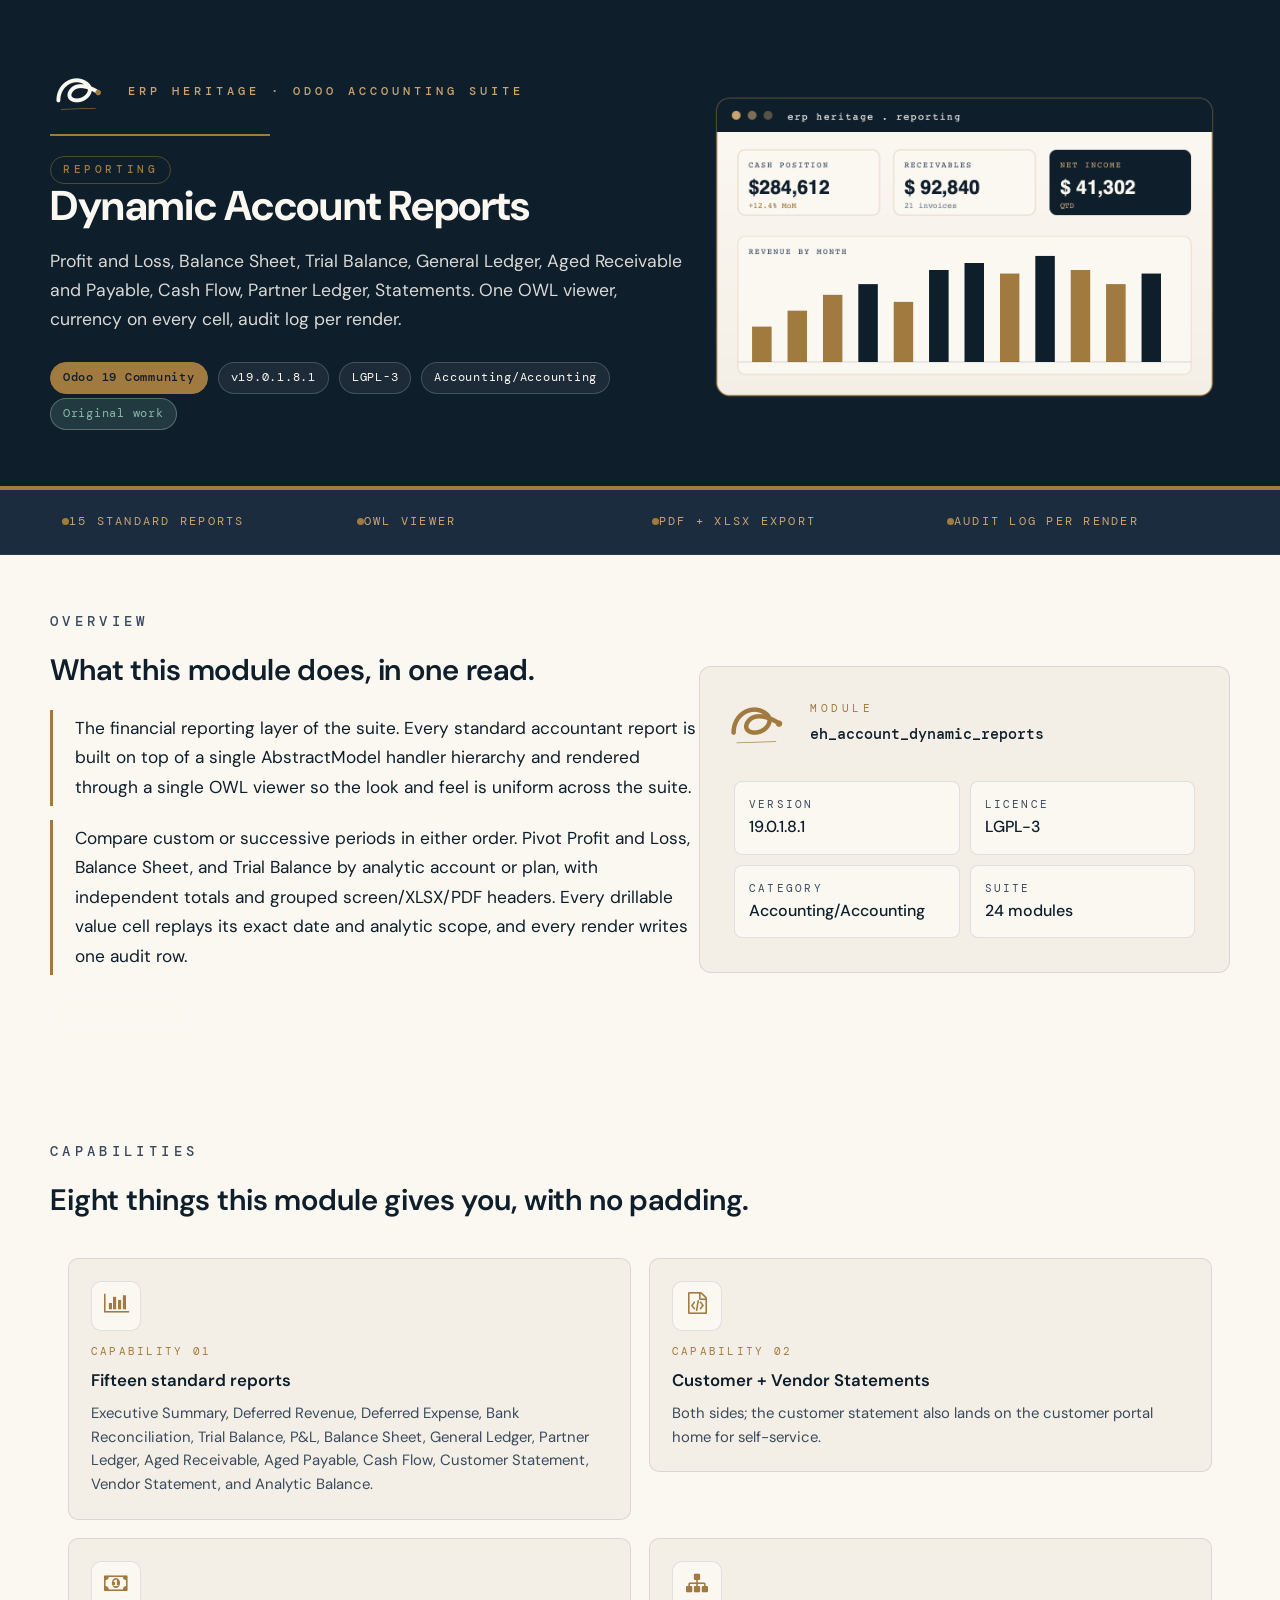
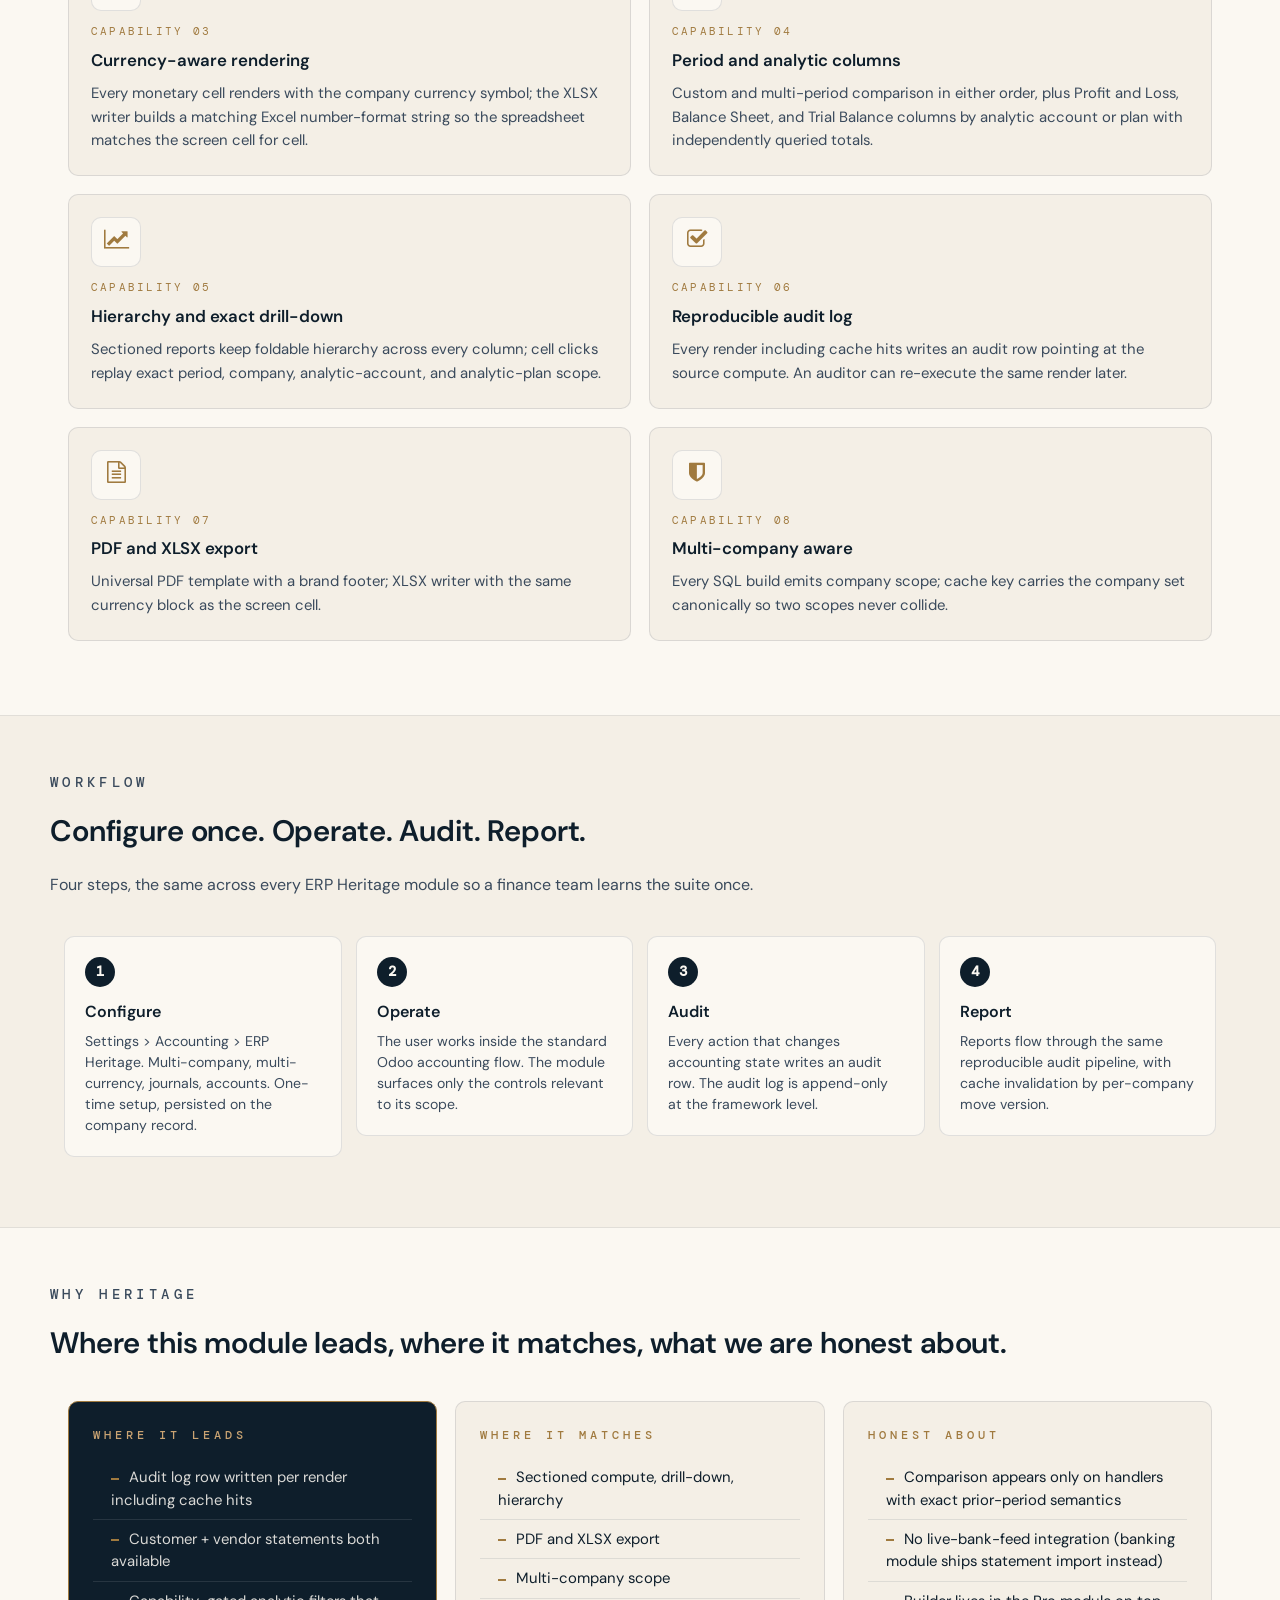
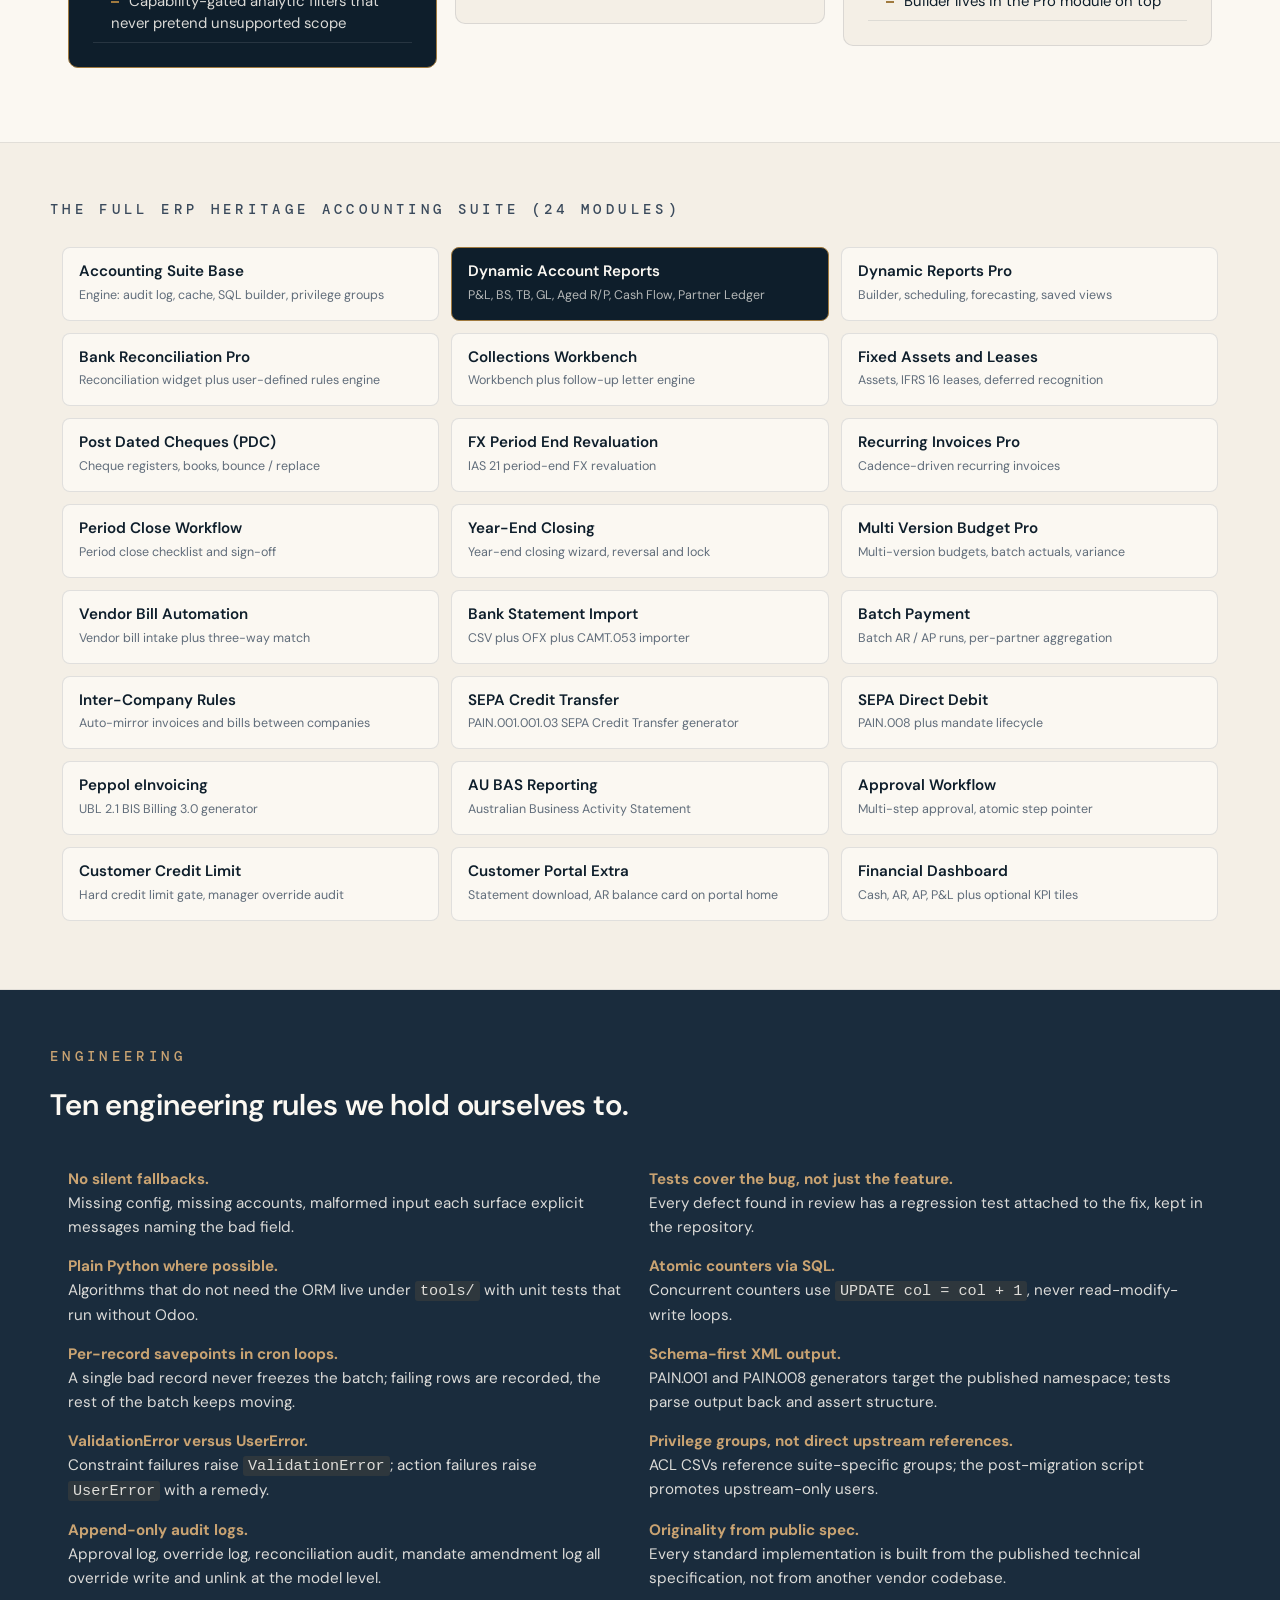
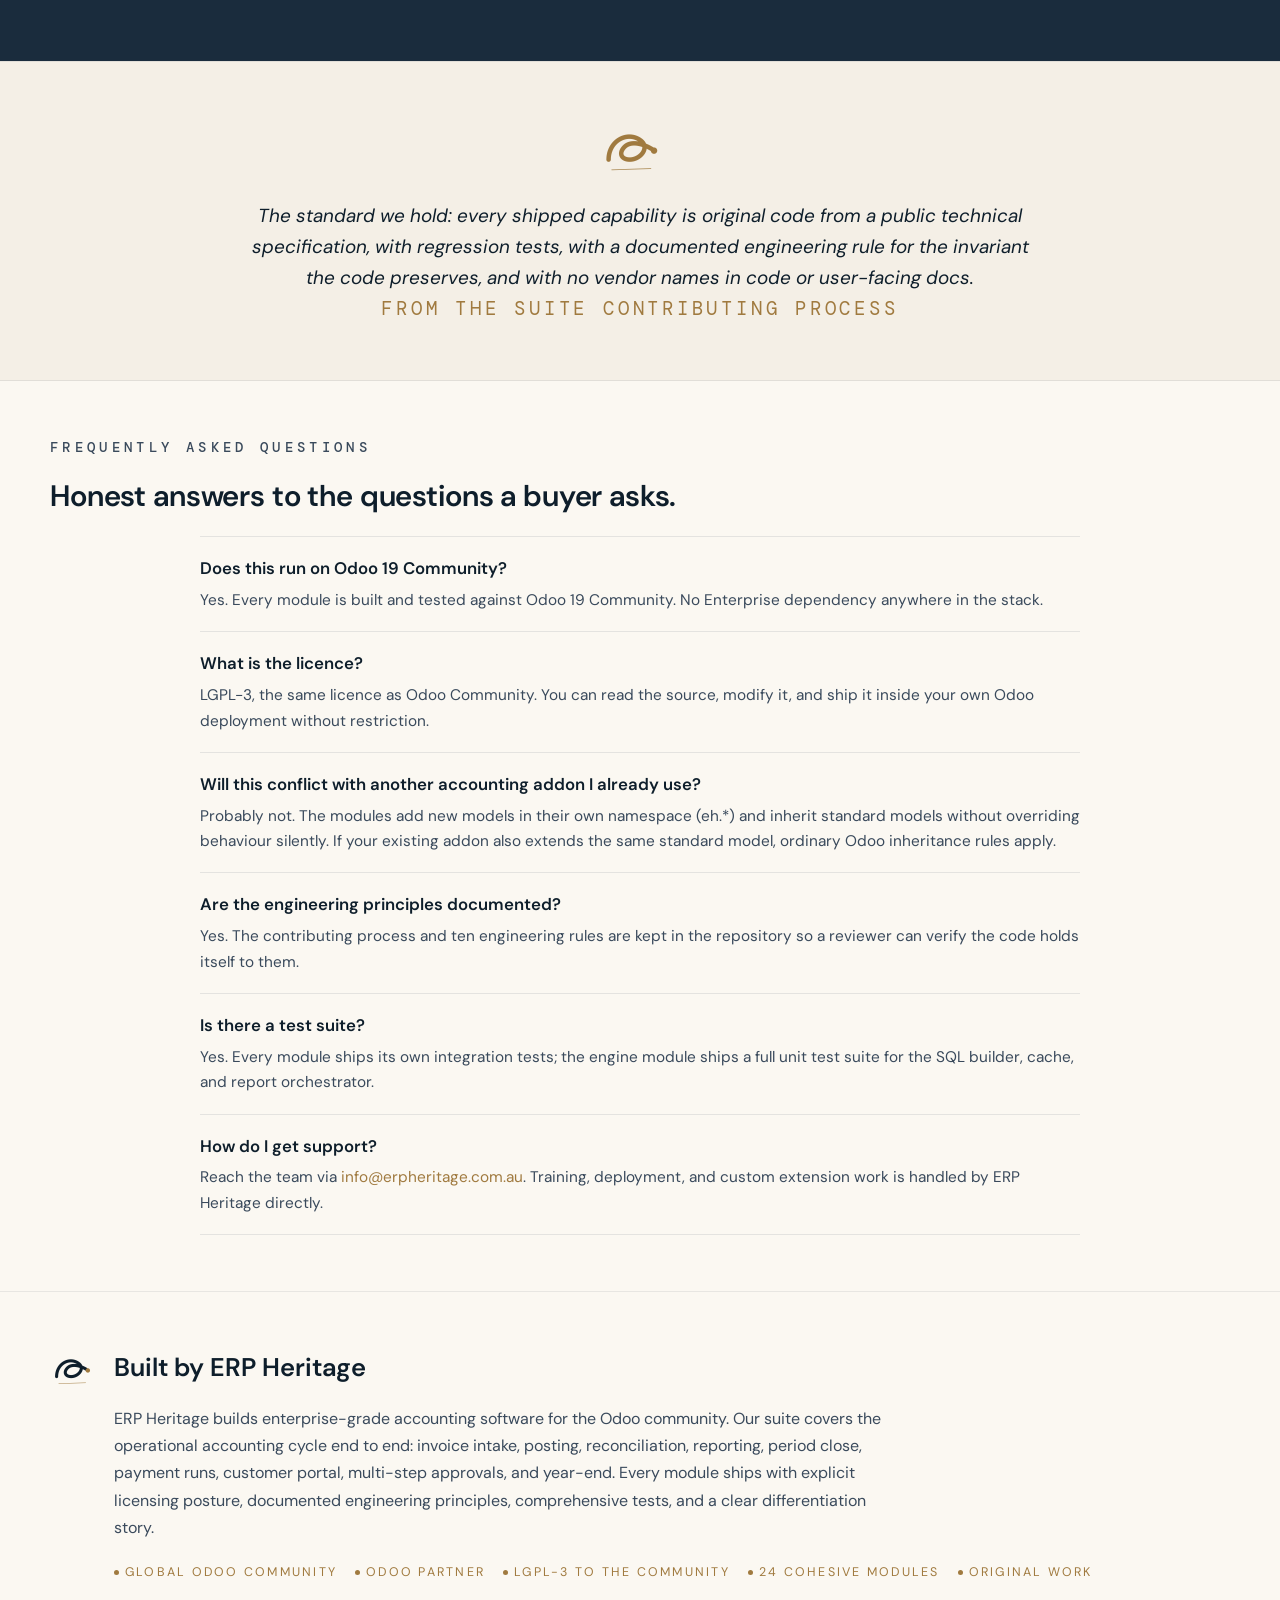
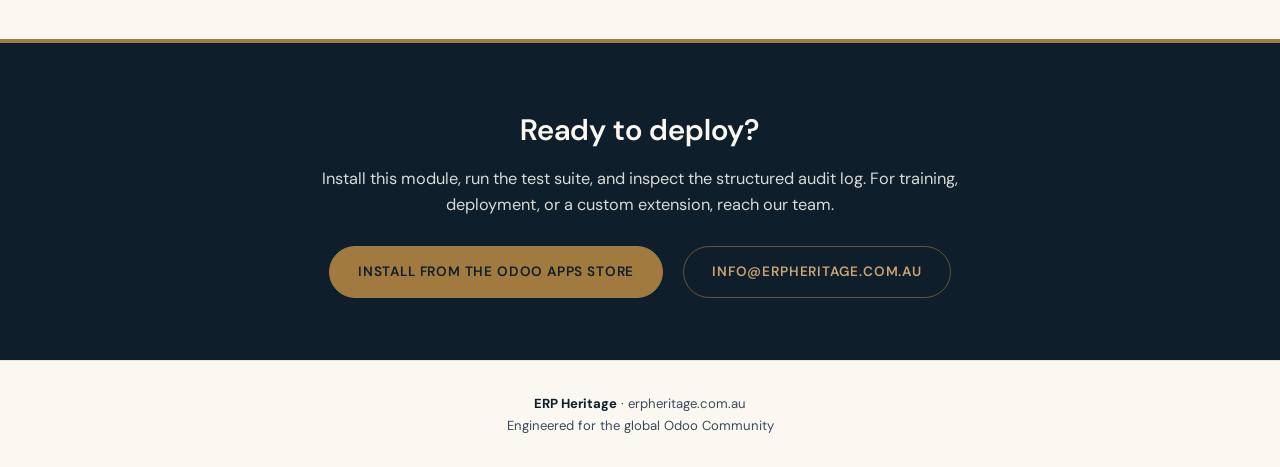
<file: eh_account_dynamic_reports/static/description/index.html>
<!DOCTYPE html>
<html lang="en">
<head>
<meta charset="UTF-8">
<title>Dynamic Account Reports | ERP Heritage</title>
<meta name="viewport" content="width=device-width, initial-scale=1">
<meta name="description" content="Profit and Loss, Balance Sheet, Trial Balance, General Ledger, Aged Receivable and Payable, Cash Flow, Partner Ledger, Statements. One OWL viewer, currency on every cell, audit log per render.">
<link rel="preconnect" href="https://fonts.googleapis.com">
<link rel="preconnect" href="https://fonts.gstatic.com" crossorigin>
<link href="https://fonts.googleapis.com/css2?family=DM+Sans:wght@400;500;600;700&family=DM+Mono:wght@400;500&display=swap" rel="stylesheet">
<link rel="stylesheet" href="https://cdnjs.cloudflare.com/ajax/libs/font-awesome/4.7.0/css/font-awesome.min.css">
</head>
<body style="margin:0;padding:0;background-color:#FBF8F2;color:#0E1E2B;font-family:'DM Sans',-apple-system,BlinkMacSystemFont,'Segoe UI',Roboto,system-ui,sans-serif;font-size:16px;line-height:1.6;font-weight:400;">

<header style="background-color:#0E1E2B;color:#FBF8F2;padding:64px 24px 56px 24px;border-bottom:4px solid #A07A3F;">
  <div style="max-width:1180px;margin:0 auto;display:table;width:100%;">
    <div style="display:table-cell;vertical-align:middle;width:55%;padding-">
      <div style="margin-bottom:14px;">
        <img src="[data-uri]#static/" width="56" height="56" alt="ERP Heritage" style="display:inline-block;vertical-align:middle;margin-right:18px;"/>
        <span style="vertical-align:middle;font-size:0.78rem;font-weight:500;letter-spacing:0.32em;text-transform:uppercase;color:#C9A372;font-family:'DM Mono',ui-monospace,monospace;">ERP Heritage &middot; Odoo Accounting Suite</span>
      </div>
      <div style="width:220px;height:2px;background-color:#A07A3F;margin:14px 0 16px 0;"></div>
      <span style="display:inline-block;font-family:'DM Mono',ui-monospace,monospace;font-size:0.7rem;font-weight:500;letter-spacing:0.32em;text-transform:uppercase;color:#A07A3F;padding:4px 12px;border:1px solid rgba(160,122,63,0.45);border-radius:999px;margin:4px 6px 0 0;">Reporting</span>
      <h1 style="font-size:2.6rem;line-height:1.08;font-weight:700;letter-spacing:-0.01em;margin:0;">Dynamic Account Reports</h1>
      <p style="margin:18px 0 0 0;font-size:1.1rem;line-height:1.65;max-width:640px;color:rgba(251,248,242,0.86);font-weight:400;">Profit and Loss, Balance Sheet, Trial Balance, General Ledger, Aged Receivable and Payable, Cash Flow, Partner Ledger, Statements. One OWL viewer, currency on every cell, audit log per render.</p>
      <div style="margin-top:24px;">
        <span style="display:inline-block;background-color:#A07A3F;border:1px solid #A07A3F;color:#0E1E2B;padding:5px 12px;border-radius:999px;font-size:0.78rem;letter-spacing:0.06em;font-family:'DM Mono',ui-monospace,monospace;margin:4px 6px 0 0;font-weight:500;">Odoo 19 Community</span>
        <span style="display:inline-block;background-color:rgba(255,255,255,0.06);border:1px solid rgba(255,255,255,0.18);color:#FBF8F2;padding:5px 12px;border-radius:999px;font-size:0.78rem;letter-spacing:0.06em;font-family:'DM Mono',ui-monospace,monospace;margin:4px 6px 0 0;">v19.0.1.8.1</span>
        <span style="display:inline-block;background-color:rgba(255,255,255,0.06);border:1px solid rgba(255,255,255,0.18);color:#FBF8F2;padding:5px 12px;border-radius:999px;font-size:0.78rem;letter-spacing:0.06em;font-family:'DM Mono',ui-monospace,monospace;margin:4px 6px 0 0;">LGPL-3</span>
        <span style="display:inline-block;background-color:rgba(255,255,255,0.06);border:1px solid rgba(255,255,255,0.18);color:#FBF8F2;padding:5px 12px;border-radius:999px;font-size:0.78rem;letter-spacing:0.06em;font-family:'DM Mono',ui-monospace,monospace;margin:4px 6px 0 0;">Accounting/Accounting</span>
        <span style="display:inline-block;background-color:rgba(136,183,165,0.18);border:1px solid rgba(136,183,165,0.45);color:#88B7A5;padding:5px 12px;border-radius:999px;font-size:0.78rem;letter-spacing:0.06em;font-family:'DM Mono',ui-monospace,monospace;margin:4px 6px 0 0;">Original work</span>
      </div>
    </div>
    <div style="display:table-cell;vertical-align:middle;width:45%;">
      <img src="[data-uri]#static/" width="600" height="380" alt="ERP Heritage reporting dashboard" style="width:100%;height:auto;display:block;max-width:600px;margin:0 auto;border-radius:12px;"/>
    </div>
  </div>
</header>

<section style="background-color:#1A2C3D;color:#FBF8F2;padding:22px 0;border-bottom:1px solid rgba(255,255,255,0.06);" aria-label="Highlights">
  <div style="max-width:1180px;margin:0 auto;padding:0 24px;display:table;width:100%;table-layout:fixed;">
    <div style="display:table-cell;font-family:'DM Mono',ui-monospace,monospace;font-size:0.78rem;letter-spacing:0.18em;text-transform:uppercase;color:#C9A372;padding:0 12px;vertical-align:middle;"><span style="display:inline-block;width:7px;height:7px;background-color:#A07A3F;border-radius:50%;margin-vertical-align:middle;"></span>15 standard reports</div><div style="display:table-cell;font-family:'DM Mono',ui-monospace,monospace;font-size:0.78rem;letter-spacing:0.18em;text-transform:uppercase;color:#C9A372;padding:0 12px;vertical-align:middle;"><span style="display:inline-block;width:7px;height:7px;background-color:#A07A3F;border-radius:50%;margin-vertical-align:middle;"></span>OWL viewer</div><div style="display:table-cell;font-family:'DM Mono',ui-monospace,monospace;font-size:0.78rem;letter-spacing:0.18em;text-transform:uppercase;color:#C9A372;padding:0 12px;vertical-align:middle;"><span style="display:inline-block;width:7px;height:7px;background-color:#A07A3F;border-radius:50%;margin-vertical-align:middle;"></span>PDF + XLSX export</div><div style="display:table-cell;font-family:'DM Mono',ui-monospace,monospace;font-size:0.78rem;letter-spacing:0.18em;text-transform:uppercase;color:#C9A372;padding:0 12px;vertical-align:middle;"><span style="display:inline-block;width:7px;height:7px;background-color:#A07A3F;border-radius:50%;margin-vertical-align:middle;"></span>Audit log per render</div>
  </div>
</section>

<section style="padding:56px 0;background-color:#FBF8F2;">
  <div style="max-width:1180px;margin:0 auto;padding:0 24px;">
    <div style="display:table;width:100%;table-layout:fixed;">
      <div style="display:table-cell;width:55%;vertical-align:middle;padding-">
        <h2 style="font-size:0.85rem;text-transform:uppercase;letter-spacing:0.32em;color:#3A4A5C;margin:0 0 14px 0;font-weight:500;font-family:'DM Mono',ui-monospace,monospace;">Overview</h2>
        <h3 style="font-size:1.85rem;margin:0 0 16px 0;font-weight:600;letter-spacing:-0.005em;color:#0E1E2B;">What this module does, in one read.</h3>
        <p style="font-size:1.08rem;line-height:1.7;color:#0E1E2B;border-left-width:3px;border-left-style:solid;border-left-color:#A07A3F;padding:4px 0 4px 22px;margin:0 0 14px 0;">The financial reporting layer of the suite. Every standard accountant report is built on top of a single AbstractModel handler hierarchy and rendered through a single OWL viewer so the look and feel is uniform across the suite.</p><p style="font-size:1.08rem;line-height:1.7;color:#0E1E2B;border-left-width:3px;border-left-style:solid;border-left-color:#A07A3F;padding:4px 0 4px 22px;margin:0 0 14px 0;">Compare custom or successive periods in either order. Pivot Profit and Loss, Balance Sheet, and Trial Balance by analytic account or plan, with independent totals and grouped screen/XLSX/PDF headers. Every drillable value cell replays its exact date and analytic scope, and every render writes one audit row.</p>
        <div style="margin-top:18px;"><span style="display:inline-block;background-color:rgba(255,255,255,0.06);border:1px solid rgba(255,255,255,0.18);color:#FBF8F2;padding:5px 12px;border-radius:999px;font-size:0.78rem;letter-spacing:0.06em;font-family:'DM Mono',ui-monospace,monospace;margin:4px 6px 0 0;">eh_account_base</span></div>
      </div>
      <div style="display:table-cell;width:45%;vertical-align:middle;">
        <div style="background-color:#F4EFE6;border-radius:12px;padding:24px;border:1px solid rgba(58,74,92,0.14);">
          <div style="margin-bottom:16px;">
            <img src="[data-uri]#static/" width="64" height="64" alt="ERP Heritage" style="display:inline-block;vertical-align:middle;margin-right:18px;"/>
            <div style="display:inline-block;vertical-align:middle;">
              <div style="font-family:'DM Mono',ui-monospace,monospace;font-size:0.7rem;letter-spacing:0.32em;text-transform:uppercase;color:#A07A3F;">Module</div>
              <div style="font-family:'DM Mono',ui-monospace,monospace;font-size:0.95rem;color:#0E1E2B;font-weight:500;margin-top:4px;">eh_account_dynamic_reports</div>
            </div>
          </div>
          <div style="display:table;width:100%;border-collapse:separate;border-spacing:10px;">
            <div style="display:table-row;">
              <div style="display:table-cell;width:50%;background-color:#FBF8F2;padding:14px;border-radius:8px;border:1px solid rgba(58,74,92,0.14);">
                <div style="font-family:'DM Mono',ui-monospace,monospace;font-size:0.7rem;letter-spacing:0.2em;color:#3A4A5C;">VERSION</div>
                <div style="font-weight:500;margin-color:#0E1E2B;">19.0.1.8.1</div>
              </div>
              <div style="display:table-cell;width:50%;background-color:#FBF8F2;padding:14px;border-radius:8px;border:1px solid rgba(58,74,92,0.14);">
                <div style="font-family:'DM Mono',ui-monospace,monospace;font-size:0.7rem;letter-spacing:0.2em;color:#3A4A5C;">LICENCE</div>
                <div style="font-weight:500;margin-color:#0E1E2B;">LGPL-3</div>
              </div>
            </div>
            <div style="display:table-row;">
              <div style="display:table-cell;width:50%;background-color:#FBF8F2;padding:14px;border-radius:8px;border:1px solid rgba(58,74,92,0.14);">
                <div style="font-family:'DM Mono',ui-monospace,monospace;font-size:0.7rem;letter-spacing:0.2em;color:#3A4A5C;">CATEGORY</div>
                <div style="font-weight:500;margin-color:#0E1E2B;">Accounting/Accounting</div>
              </div>
              <div style="display:table-cell;width:50%;background-color:#FBF8F2;padding:14px;border-radius:8px;border:1px solid rgba(58,74,92,0.14);">
                <div style="font-family:'DM Mono',ui-monospace,monospace;font-size:0.7rem;letter-spacing:0.2em;color:#3A4A5C;">SUITE</div>
                <div style="font-weight:500;margin-color:#0E1E2B;">24 modules</div>
              </div>
            </div>
          </div>
        </div>
      </div>
    </div>
  </div>
</section>

<section style="padding:56px 0;background-color:#FBF8F2;">
  <div style="max-width:1180px;margin:0 auto;padding:0 24px;">
    <h2 style="font-size:0.85rem;text-transform:uppercase;letter-spacing:0.32em;color:#3A4A5C;margin:0 0 14px 0;font-weight:500;font-family:'DM Mono',ui-monospace,monospace;">Capabilities</h2>
    <h3 style="font-size:1.85rem;margin:0 0 16px 0;font-weight:600;letter-spacing:-0.005em;color:#0E1E2B;">Eight things this module gives you, with no padding.</h3>
    <div style="display:table;width:100%;border-collapse:separate;border-spacing:18px;">
      <div style="display:table-row;"><div style="display:table-cell;width:50%;vertical-align:top;">
  <div style="background-color:#F4EFE6;border:1px solid rgba(58,74,92,0.14);padding:22px;border-radius:10px;">
    <div style="width:48px;height:48px;background-color:#FBF8F2;border-radius:10px;border:1px solid rgba(58,74,92,0.14);margin-bottom:12px;text-align:center;line-height:48px;"><i class="fa fa-bar-chart" aria-hidden="true" style="color:#A07A3F;font-size:22px;line-height:1;"></i></div>
    <div style="font-family:'DM Mono',ui-monospace,monospace;font-size:0.7rem;letter-spacing:0.2em;color:#A07A3F;margin-bottom:6px;">CAPABILITY 01</div>
    <h3 style="font-size:1.05rem;font-weight:600;margin:0 0 8px 0;color:#0E1E2B;">Fifteen standard reports</h3>
    <p style="font-size:0.93rem;color:#3A4A5C;line-height:1.6;margin:0;">Executive Summary, Deferred Revenue, Deferred Expense, Bank Reconciliation, Trial Balance, P&amp;L, Balance Sheet, General Ledger, Partner Ledger, Aged Receivable, Aged Payable, Cash Flow, Customer Statement, Vendor Statement, and Analytic Balance.</p>
  </div>
</div><div style="display:table-cell;width:50%;vertical-align:top;">
  <div style="background-color:#F4EFE6;border:1px solid rgba(58,74,92,0.14);padding:22px;border-radius:10px;">
    <div style="width:48px;height:48px;background-color:#FBF8F2;border-radius:10px;border:1px solid rgba(58,74,92,0.14);margin-bottom:12px;text-align:center;line-height:48px;"><i class="fa fa-file-code-o" aria-hidden="true" style="color:#A07A3F;font-size:22px;line-height:1;"></i></div>
    <div style="font-family:'DM Mono',ui-monospace,monospace;font-size:0.7rem;letter-spacing:0.2em;color:#A07A3F;margin-bottom:6px;">CAPABILITY 02</div>
    <h3 style="font-size:1.05rem;font-weight:600;margin:0 0 8px 0;color:#0E1E2B;">Customer + Vendor Statements</h3>
    <p style="font-size:0.93rem;color:#3A4A5C;line-height:1.6;margin:0;">Both sides; the customer statement also lands on the customer portal home for self-service.</p>
  </div>
</div></div><div style="display:table-row;"><div style="display:table-cell;width:50%;vertical-align:top;">
  <div style="background-color:#F4EFE6;border:1px solid rgba(58,74,92,0.14);padding:22px;border-radius:10px;">
    <div style="width:48px;height:48px;background-color:#FBF8F2;border-radius:10px;border:1px solid rgba(58,74,92,0.14);margin-bottom:12px;text-align:center;line-height:48px;"><i class="fa fa-money" aria-hidden="true" style="color:#A07A3F;font-size:22px;line-height:1;"></i></div>
    <div style="font-family:'DM Mono',ui-monospace,monospace;font-size:0.7rem;letter-spacing:0.2em;color:#A07A3F;margin-bottom:6px;">CAPABILITY 03</div>
    <h3 style="font-size:1.05rem;font-weight:600;margin:0 0 8px 0;color:#0E1E2B;">Currency-aware rendering</h3>
    <p style="font-size:0.93rem;color:#3A4A5C;line-height:1.6;margin:0;">Every monetary cell renders with the company currency symbol; the XLSX writer builds a matching Excel number-format string so the spreadsheet matches the screen cell for cell.</p>
  </div>
</div><div style="display:table-cell;width:50%;vertical-align:top;">
  <div style="background-color:#F4EFE6;border:1px solid rgba(58,74,92,0.14);padding:22px;border-radius:10px;">
    <div style="width:48px;height:48px;background-color:#FBF8F2;border-radius:10px;border:1px solid rgba(58,74,92,0.14);margin-bottom:12px;text-align:center;line-height:48px;"><i class="fa fa-sitemap" aria-hidden="true" style="color:#A07A3F;font-size:22px;line-height:1;"></i></div>
    <div style="font-family:'DM Mono',ui-monospace,monospace;font-size:0.7rem;letter-spacing:0.2em;color:#A07A3F;margin-bottom:6px;">CAPABILITY 04</div>
    <h3 style="font-size:1.05rem;font-weight:600;margin:0 0 8px 0;color:#0E1E2B;">Period and analytic columns</h3>
    <p style="font-size:0.93rem;color:#3A4A5C;line-height:1.6;margin:0;">Custom and multi-period comparison in either order, plus Profit and Loss, Balance Sheet, and Trial Balance columns by analytic account or plan with independently queried totals.</p>
  </div>
</div></div><div style="display:table-row;"><div style="display:table-cell;width:50%;vertical-align:top;">
  <div style="background-color:#F4EFE6;border:1px solid rgba(58,74,92,0.14);padding:22px;border-radius:10px;">
    <div style="width:48px;height:48px;background-color:#FBF8F2;border-radius:10px;border:1px solid rgba(58,74,92,0.14);margin-bottom:12px;text-align:center;line-height:48px;"><i class="fa fa-line-chart" aria-hidden="true" style="color:#A07A3F;font-size:22px;line-height:1;"></i></div>
    <div style="font-family:'DM Mono',ui-monospace,monospace;font-size:0.7rem;letter-spacing:0.2em;color:#A07A3F;margin-bottom:6px;">CAPABILITY 05</div>
    <h3 style="font-size:1.05rem;font-weight:600;margin:0 0 8px 0;color:#0E1E2B;">Hierarchy and exact drill-down</h3>
    <p style="font-size:0.93rem;color:#3A4A5C;line-height:1.6;margin:0;">Sectioned reports keep foldable hierarchy across every column; cell clicks replay exact period, company, analytic-account, and analytic-plan scope.</p>
  </div>
</div><div style="display:table-cell;width:50%;vertical-align:top;">
  <div style="background-color:#F4EFE6;border:1px solid rgba(58,74,92,0.14);padding:22px;border-radius:10px;">
    <div style="width:48px;height:48px;background-color:#FBF8F2;border-radius:10px;border:1px solid rgba(58,74,92,0.14);margin-bottom:12px;text-align:center;line-height:48px;"><i class="fa fa-check-square-o" aria-hidden="true" style="color:#A07A3F;font-size:22px;line-height:1;"></i></div>
    <div style="font-family:'DM Mono',ui-monospace,monospace;font-size:0.7rem;letter-spacing:0.2em;color:#A07A3F;margin-bottom:6px;">CAPABILITY 06</div>
    <h3 style="font-size:1.05rem;font-weight:600;margin:0 0 8px 0;color:#0E1E2B;">Reproducible audit log</h3>
    <p style="font-size:0.93rem;color:#3A4A5C;line-height:1.6;margin:0;">Every render including cache hits writes an audit row pointing at the source compute. An auditor can re-execute the same render later.</p>
  </div>
</div></div><div style="display:table-row;"><div style="display:table-cell;width:50%;vertical-align:top;">
  <div style="background-color:#F4EFE6;border:1px solid rgba(58,74,92,0.14);padding:22px;border-radius:10px;">
    <div style="width:48px;height:48px;background-color:#FBF8F2;border-radius:10px;border:1px solid rgba(58,74,92,0.14);margin-bottom:12px;text-align:center;line-height:48px;"><i class="fa fa-file-text-o" aria-hidden="true" style="color:#A07A3F;font-size:22px;line-height:1;"></i></div>
    <div style="font-family:'DM Mono',ui-monospace,monospace;font-size:0.7rem;letter-spacing:0.2em;color:#A07A3F;margin-bottom:6px;">CAPABILITY 07</div>
    <h3 style="font-size:1.05rem;font-weight:600;margin:0 0 8px 0;color:#0E1E2B;">PDF and XLSX export</h3>
    <p style="font-size:0.93rem;color:#3A4A5C;line-height:1.6;margin:0;">Universal PDF template with a brand footer; XLSX writer with the same currency block as the screen cell.</p>
  </div>
</div><div style="display:table-cell;width:50%;vertical-align:top;">
  <div style="background-color:#F4EFE6;border:1px solid rgba(58,74,92,0.14);padding:22px;border-radius:10px;">
    <div style="width:48px;height:48px;background-color:#FBF8F2;border-radius:10px;border:1px solid rgba(58,74,92,0.14);margin-bottom:12px;text-align:center;line-height:48px;"><i class="fa fa-shield" aria-hidden="true" style="color:#A07A3F;font-size:22px;line-height:1;"></i></div>
    <div style="font-family:'DM Mono',ui-monospace,monospace;font-size:0.7rem;letter-spacing:0.2em;color:#A07A3F;margin-bottom:6px;">CAPABILITY 08</div>
    <h3 style="font-size:1.05rem;font-weight:600;margin:0 0 8px 0;color:#0E1E2B;">Multi-company aware</h3>
    <p style="font-size:0.93rem;color:#3A4A5C;line-height:1.6;margin:0;">Every SQL build emits company scope; cache key carries the company set canonically so two scopes never collide.</p>
  </div>
</div></div>
    </div>
  </div>
</section>

<section style="padding:56px 0;background-color:#F4EFE6;border-top:1px solid rgba(58,74,92,0.10);border-bottom:1px solid rgba(58,74,92,0.10);">
  <div style="max-width:1180px;margin:0 auto;padding:0 24px;">
    <h2 style="font-size:0.85rem;text-transform:uppercase;letter-spacing:0.32em;color:#3A4A5C;margin:0 0 14px 0;font-weight:500;font-family:'DM Mono',ui-monospace,monospace;">Workflow</h2>
    <h3 style="font-size:1.85rem;margin:0 0 16px 0;font-weight:600;letter-spacing:-0.005em;color:#0E1E2B;">Configure once. Operate. Audit. Report.</h3>
    <p style="font-size:1rem;max-width:880px;color:#3A4A5C;line-height:1.7;">Four steps, the same across every ERP Heritage module so a finance team learns the suite once.</p>
    <div style="margin-top:24px;"><div style="display:table;width:100%;border-collapse:separate;border-spacing:14px;"><div style="display:table-cell;width:25%;vertical-align:top;">
  <div style="background-color:#FBF8F2;padding:20px;border-radius:10px;border:1px solid rgba(58,74,92,0.14);">
    <div style="font-family:'DM Mono',ui-monospace,monospace;background-color:#0E1E2B;color:#FBF8F2;width:30px;height:30px;border-radius:50%;display:inline-block;text-align:center;line-height:30px;font-size:0.85rem;font-weight:600;margin-bottom:12px;">1</div>
    <h4 style="font-size:1rem;font-weight:600;margin:0 0 6px 0;">Configure</h4>
    <p style="font-size:0.88rem;color:#3A4A5C;margin:0;line-height:1.5;">Settings &gt; Accounting &gt; ERP Heritage. Multi-company, multi-currency, journals, accounts. One-time setup, persisted on the company record.</p>
  </div>
</div><div style="display:table-cell;width:25%;vertical-align:top;">
  <div style="background-color:#FBF8F2;padding:20px;border-radius:10px;border:1px solid rgba(58,74,92,0.14);">
    <div style="font-family:'DM Mono',ui-monospace,monospace;background-color:#0E1E2B;color:#FBF8F2;width:30px;height:30px;border-radius:50%;display:inline-block;text-align:center;line-height:30px;font-size:0.85rem;font-weight:600;margin-bottom:12px;">2</div>
    <h4 style="font-size:1rem;font-weight:600;margin:0 0 6px 0;">Operate</h4>
    <p style="font-size:0.88rem;color:#3A4A5C;margin:0;line-height:1.5;">The user works inside the standard Odoo accounting flow. The module surfaces only the controls relevant to its scope.</p>
  </div>
</div><div style="display:table-cell;width:25%;vertical-align:top;">
  <div style="background-color:#FBF8F2;padding:20px;border-radius:10px;border:1px solid rgba(58,74,92,0.14);">
    <div style="font-family:'DM Mono',ui-monospace,monospace;background-color:#0E1E2B;color:#FBF8F2;width:30px;height:30px;border-radius:50%;display:inline-block;text-align:center;line-height:30px;font-size:0.85rem;font-weight:600;margin-bottom:12px;">3</div>
    <h4 style="font-size:1rem;font-weight:600;margin:0 0 6px 0;">Audit</h4>
    <p style="font-size:0.88rem;color:#3A4A5C;margin:0;line-height:1.5;">Every action that changes accounting state writes an audit row. The audit log is append-only at the framework level.</p>
  </div>
</div><div style="display:table-cell;width:25%;vertical-align:top;">
  <div style="background-color:#FBF8F2;padding:20px;border-radius:10px;border:1px solid rgba(58,74,92,0.14);">
    <div style="font-family:'DM Mono',ui-monospace,monospace;background-color:#0E1E2B;color:#FBF8F2;width:30px;height:30px;border-radius:50%;display:inline-block;text-align:center;line-height:30px;font-size:0.85rem;font-weight:600;margin-bottom:12px;">4</div>
    <h4 style="font-size:1rem;font-weight:600;margin:0 0 6px 0;">Report</h4>
    <p style="font-size:0.88rem;color:#3A4A5C;margin:0;line-height:1.5;">Reports flow through the same reproducible audit pipeline, with cache invalidation by per-company move version.</p>
  </div>
</div></div></div>
  </div>
</section>

<section style="padding:56px 0;background-color:#FBF8F2;">
  <div style="max-width:1180px;margin:0 auto;padding:0 24px;">
    <h2 style="font-size:0.85rem;text-transform:uppercase;letter-spacing:0.32em;color:#3A4A5C;margin:0 0 14px 0;font-weight:500;font-family:'DM Mono',ui-monospace,monospace;">Why Heritage</h2>
    <h3 style="font-size:1.85rem;margin:0 0 16px 0;font-weight:600;letter-spacing:-0.005em;color:#0E1E2B;">Where this module leads, where it matches, what we are honest about.</h3>
    <div style="display:table;width:100%;border-collapse:separate;border-spacing:18px;">
      <div style="display:table-row;">
        <div style="display:table-cell;width:33%;vertical-align:top;">
  <div style="background-color:#0E1E2B;color:#FBF8F2;border-radius:10px;padding:24px;border:1px solid #A07A3F;">
    <div style="font-family:'DM Mono',ui-monospace,monospace;font-size:0.78rem;letter-spacing:0.32em;text-transform:uppercase;color:#C9A372;margin:0 0 12px 0;font-weight:500;">Where it leads</div>
    <ul style="list-style:none;margin:0;padding:0;"><li style="padding:8px 0 8px 18px;font-size:0.93rem;line-height:1.5;border-bottom:1px solid rgba(255,255,255,0.10);color:rgba(251,248,242,0.86);"><span style="display:inline-block;width:8px;height:2px;background-color:#A07A3F;vertical-align:middle;margin-right:10px;"></span>Audit log row written per render including cache hits</li><li style="padding:8px 0 8px 18px;font-size:0.93rem;line-height:1.5;border-bottom:1px solid rgba(255,255,255,0.10);color:rgba(251,248,242,0.86);"><span style="display:inline-block;width:8px;height:2px;background-color:#A07A3F;vertical-align:middle;margin-right:10px;"></span>Customer + vendor statements both available</li><li style="padding:8px 0 8px 18px;font-size:0.93rem;line-height:1.5;border-bottom:1px solid rgba(255,255,255,0.10);color:rgba(251,248,242,0.86);"><span style="display:inline-block;width:8px;height:2px;background-color:#A07A3F;vertical-align:middle;margin-right:10px;"></span>Capability-gated analytic filters that never pretend unsupported scope</li></ul>
  </div>
</div>
        <div style="display:table-cell;width:33%;vertical-align:top;">
  <div style="background-color:#F4EFE6;border-radius:10px;padding:24px;border:1px solid rgba(58,74,92,0.14);">
    <div style="font-family:'DM Mono',ui-monospace,monospace;font-size:0.78rem;letter-spacing:0.32em;text-transform:uppercase;color:#A07A3F;margin:0 0 12px 0;font-weight:500;">Where it matches</div>
    <ul style="list-style:none;margin:0;padding:0;"><li style="padding:8px 0 8px 18px;font-size:0.93rem;line-height:1.5;border-bottom:1px solid rgba(58,74,92,0.12);color:#0E1E2B;"><span style="display:inline-block;width:8px;height:2px;background-color:#A07A3F;vertical-align:middle;margin-right:10px;"></span>Sectioned compute, drill-down, hierarchy</li><li style="padding:8px 0 8px 18px;font-size:0.93rem;line-height:1.5;border-bottom:1px solid rgba(58,74,92,0.12);color:#0E1E2B;"><span style="display:inline-block;width:8px;height:2px;background-color:#A07A3F;vertical-align:middle;margin-right:10px;"></span>PDF and XLSX export</li><li style="padding:8px 0 8px 18px;font-size:0.93rem;line-height:1.5;border-bottom:1px solid rgba(58,74,92,0.12);color:#0E1E2B;"><span style="display:inline-block;width:8px;height:2px;background-color:#A07A3F;vertical-align:middle;margin-right:10px;"></span>Multi-company scope</li></ul>
  </div>
</div>
        <div style="display:table-cell;width:33%;vertical-align:top;">
  <div style="background-color:#F4EFE6;border-radius:10px;padding:24px;border:1px solid rgba(58,74,92,0.14);">
    <div style="font-family:'DM Mono',ui-monospace,monospace;font-size:0.78rem;letter-spacing:0.32em;text-transform:uppercase;color:#A07A3F;margin:0 0 12px 0;font-weight:500;">Honest about</div>
    <ul style="list-style:none;margin:0;padding:0;"><li style="padding:8px 0 8px 18px;font-size:0.93rem;line-height:1.5;border-bottom:1px solid rgba(58,74,92,0.12);color:#0E1E2B;"><span style="display:inline-block;width:8px;height:2px;background-color:#A07A3F;vertical-align:middle;margin-right:10px;"></span>Comparison appears only on handlers with exact prior-period semantics</li><li style="padding:8px 0 8px 18px;font-size:0.93rem;line-height:1.5;border-bottom:1px solid rgba(58,74,92,0.12);color:#0E1E2B;"><span style="display:inline-block;width:8px;height:2px;background-color:#A07A3F;vertical-align:middle;margin-right:10px;"></span>No live-bank-feed integration (banking module ships statement import instead)</li><li style="padding:8px 0 8px 18px;font-size:0.93rem;line-height:1.5;border-bottom:1px solid rgba(58,74,92,0.12);color:#0E1E2B;"><span style="display:inline-block;width:8px;height:2px;background-color:#A07A3F;vertical-align:middle;margin-right:10px;"></span>Builder lives in the Pro module on top</li></ul>
  </div>
</div>
      </div>
    </div>
  </div>
</section>

<section style="padding:56px 0;background-color:#F4EFE6;border-top:1px solid rgba(58,74,92,0.10);border-bottom:1px solid rgba(58,74,92,0.10);">
  <div style="max-width:1180px;margin:0 auto;padding:0 24px;">
    <h2 style="font-size:0.85rem;text-transform:uppercase;letter-spacing:0.32em;color:#3A4A5C;margin:0 0 14px 0;font-weight:500;font-family:'DM Mono',ui-monospace,monospace;">The full ERP Heritage Accounting Suite (24 modules)</h2>
    <div style="display:table;width:100%;border-collapse:separate;border-spacing:12px;"><div style="display:table-row;"><div style="display:table-cell;width:33%;vertical-align:top;"><div style="display:block;background-color:#FBF8F2;border:1px solid rgba(58,74,92,0.14);padding:14px 16px;border-radius:8px;height:100%;"><span style="display:block;font-weight:600;font-size:0.95rem;line-height:1.3;">Accounting Suite Base</span><span style="display:block;color:rgba(58,74,92,0.8);font-size:0.78rem;margin-top:4px;">Engine: audit log, cache, SQL builder, privilege groups</span></div></div><div style="display:table-cell;width:33%;vertical-align:top;"><div style="display:block;background-color:#0E1E2B;color:#FBF8F2;border:1px solid #A07A3F;padding:14px 16px;border-radius:8px;height:100%;"><span style="display:block;font-weight:600;font-size:0.95rem;line-height:1.3;">Dynamic Account Reports</span><span style="display:block;color:rgba(251,248,242,0.7);font-size:0.78rem;margin-top:4px;">P&amp;L, BS, TB, GL, Aged R/P, Cash Flow, Partner Ledger</span></div></div><div style="display:table-cell;width:33%;vertical-align:top;"><div style="display:block;background-color:#FBF8F2;border:1px solid rgba(58,74,92,0.14);padding:14px 16px;border-radius:8px;height:100%;"><span style="display:block;font-weight:600;font-size:0.95rem;line-height:1.3;">Dynamic Reports Pro</span><span style="display:block;color:rgba(58,74,92,0.8);font-size:0.78rem;margin-top:4px;">Builder, scheduling, forecasting, saved views</span></div></div></div><div style="display:table-row;"><div style="display:table-cell;width:33%;vertical-align:top;"><div style="display:block;background-color:#FBF8F2;border:1px solid rgba(58,74,92,0.14);padding:14px 16px;border-radius:8px;height:100%;"><span style="display:block;font-weight:600;font-size:0.95rem;line-height:1.3;">Bank Reconciliation Pro</span><span style="display:block;color:rgba(58,74,92,0.8);font-size:0.78rem;margin-top:4px;">Reconciliation widget plus user-defined rules engine</span></div></div><div style="display:table-cell;width:33%;vertical-align:top;"><div style="display:block;background-color:#FBF8F2;border:1px solid rgba(58,74,92,0.14);padding:14px 16px;border-radius:8px;height:100%;"><span style="display:block;font-weight:600;font-size:0.95rem;line-height:1.3;">Collections Workbench</span><span style="display:block;color:rgba(58,74,92,0.8);font-size:0.78rem;margin-top:4px;">Workbench plus follow-up letter engine</span></div></div><div style="display:table-cell;width:33%;vertical-align:top;"><div style="display:block;background-color:#FBF8F2;border:1px solid rgba(58,74,92,0.14);padding:14px 16px;border-radius:8px;height:100%;"><span style="display:block;font-weight:600;font-size:0.95rem;line-height:1.3;">Fixed Assets and Leases</span><span style="display:block;color:rgba(58,74,92,0.8);font-size:0.78rem;margin-top:4px;">Assets, IFRS 16 leases, deferred recognition</span></div></div></div><div style="display:table-row;"><div style="display:table-cell;width:33%;vertical-align:top;"><div style="display:block;background-color:#FBF8F2;border:1px solid rgba(58,74,92,0.14);padding:14px 16px;border-radius:8px;height:100%;"><span style="display:block;font-weight:600;font-size:0.95rem;line-height:1.3;">Post Dated Cheques (PDC)</span><span style="display:block;color:rgba(58,74,92,0.8);font-size:0.78rem;margin-top:4px;">Cheque registers, books, bounce / replace</span></div></div><div style="display:table-cell;width:33%;vertical-align:top;"><div style="display:block;background-color:#FBF8F2;border:1px solid rgba(58,74,92,0.14);padding:14px 16px;border-radius:8px;height:100%;"><span style="display:block;font-weight:600;font-size:0.95rem;line-height:1.3;">FX Period End Revaluation</span><span style="display:block;color:rgba(58,74,92,0.8);font-size:0.78rem;margin-top:4px;">IAS 21 period-end FX revaluation</span></div></div><div style="display:table-cell;width:33%;vertical-align:top;"><div style="display:block;background-color:#FBF8F2;border:1px solid rgba(58,74,92,0.14);padding:14px 16px;border-radius:8px;height:100%;"><span style="display:block;font-weight:600;font-size:0.95rem;line-height:1.3;">Recurring Invoices Pro</span><span style="display:block;color:rgba(58,74,92,0.8);font-size:0.78rem;margin-top:4px;">Cadence-driven recurring invoices</span></div></div></div><div style="display:table-row;"><div style="display:table-cell;width:33%;vertical-align:top;"><div style="display:block;background-color:#FBF8F2;border:1px solid rgba(58,74,92,0.14);padding:14px 16px;border-radius:8px;height:100%;"><span style="display:block;font-weight:600;font-size:0.95rem;line-height:1.3;">Period Close Workflow</span><span style="display:block;color:rgba(58,74,92,0.8);font-size:0.78rem;margin-top:4px;">Period close checklist and sign-off</span></div></div><div style="display:table-cell;width:33%;vertical-align:top;"><div style="display:block;background-color:#FBF8F2;border:1px solid rgba(58,74,92,0.14);padding:14px 16px;border-radius:8px;height:100%;"><span style="display:block;font-weight:600;font-size:0.95rem;line-height:1.3;">Year-End Closing</span><span style="display:block;color:rgba(58,74,92,0.8);font-size:0.78rem;margin-top:4px;">Year-end closing wizard, reversal and lock</span></div></div><div style="display:table-cell;width:33%;vertical-align:top;"><div style="display:block;background-color:#FBF8F2;border:1px solid rgba(58,74,92,0.14);padding:14px 16px;border-radius:8px;height:100%;"><span style="display:block;font-weight:600;font-size:0.95rem;line-height:1.3;">Multi Version Budget Pro</span><span style="display:block;color:rgba(58,74,92,0.8);font-size:0.78rem;margin-top:4px;">Multi-version budgets, batch actuals, variance</span></div></div></div><div style="display:table-row;"><div style="display:table-cell;width:33%;vertical-align:top;"><div style="display:block;background-color:#FBF8F2;border:1px solid rgba(58,74,92,0.14);padding:14px 16px;border-radius:8px;height:100%;"><span style="display:block;font-weight:600;font-size:0.95rem;line-height:1.3;">Vendor Bill Automation</span><span style="display:block;color:rgba(58,74,92,0.8);font-size:0.78rem;margin-top:4px;">Vendor bill intake plus three-way match</span></div></div><div style="display:table-cell;width:33%;vertical-align:top;"><div style="display:block;background-color:#FBF8F2;border:1px solid rgba(58,74,92,0.14);padding:14px 16px;border-radius:8px;height:100%;"><span style="display:block;font-weight:600;font-size:0.95rem;line-height:1.3;">Bank Statement Import</span><span style="display:block;color:rgba(58,74,92,0.8);font-size:0.78rem;margin-top:4px;">CSV plus OFX plus CAMT.053 importer</span></div></div><div style="display:table-cell;width:33%;vertical-align:top;"><div style="display:block;background-color:#FBF8F2;border:1px solid rgba(58,74,92,0.14);padding:14px 16px;border-radius:8px;height:100%;"><span style="display:block;font-weight:600;font-size:0.95rem;line-height:1.3;">Batch Payment</span><span style="display:block;color:rgba(58,74,92,0.8);font-size:0.78rem;margin-top:4px;">Batch AR / AP runs, per-partner aggregation</span></div></div></div><div style="display:table-row;"><div style="display:table-cell;width:33%;vertical-align:top;"><div style="display:block;background-color:#FBF8F2;border:1px solid rgba(58,74,92,0.14);padding:14px 16px;border-radius:8px;height:100%;"><span style="display:block;font-weight:600;font-size:0.95rem;line-height:1.3;">Inter-Company Rules</span><span style="display:block;color:rgba(58,74,92,0.8);font-size:0.78rem;margin-top:4px;">Auto-mirror invoices and bills between companies</span></div></div><div style="display:table-cell;width:33%;vertical-align:top;"><div style="display:block;background-color:#FBF8F2;border:1px solid rgba(58,74,92,0.14);padding:14px 16px;border-radius:8px;height:100%;"><span style="display:block;font-weight:600;font-size:0.95rem;line-height:1.3;">SEPA Credit Transfer</span><span style="display:block;color:rgba(58,74,92,0.8);font-size:0.78rem;margin-top:4px;">PAIN.001.001.03 SEPA Credit Transfer generator</span></div></div><div style="display:table-cell;width:33%;vertical-align:top;"><div style="display:block;background-color:#FBF8F2;border:1px solid rgba(58,74,92,0.14);padding:14px 16px;border-radius:8px;height:100%;"><span style="display:block;font-weight:600;font-size:0.95rem;line-height:1.3;">SEPA Direct Debit</span><span style="display:block;color:rgba(58,74,92,0.8);font-size:0.78rem;margin-top:4px;">PAIN.008 plus mandate lifecycle</span></div></div></div><div style="display:table-row;"><div style="display:table-cell;width:33%;vertical-align:top;"><div style="display:block;background-color:#FBF8F2;border:1px solid rgba(58,74,92,0.14);padding:14px 16px;border-radius:8px;height:100%;"><span style="display:block;font-weight:600;font-size:0.95rem;line-height:1.3;">Peppol eInvoicing</span><span style="display:block;color:rgba(58,74,92,0.8);font-size:0.78rem;margin-top:4px;">UBL 2.1 BIS Billing 3.0 generator</span></div></div><div style="display:table-cell;width:33%;vertical-align:top;"><div style="display:block;background-color:#FBF8F2;border:1px solid rgba(58,74,92,0.14);padding:14px 16px;border-radius:8px;height:100%;"><span style="display:block;font-weight:600;font-size:0.95rem;line-height:1.3;">AU BAS Reporting</span><span style="display:block;color:rgba(58,74,92,0.8);font-size:0.78rem;margin-top:4px;">Australian Business Activity Statement</span></div></div><div style="display:table-cell;width:33%;vertical-align:top;"><div style="display:block;background-color:#FBF8F2;border:1px solid rgba(58,74,92,0.14);padding:14px 16px;border-radius:8px;height:100%;"><span style="display:block;font-weight:600;font-size:0.95rem;line-height:1.3;">Approval Workflow</span><span style="display:block;color:rgba(58,74,92,0.8);font-size:0.78rem;margin-top:4px;">Multi-step approval, atomic step pointer</span></div></div></div><div style="display:table-row;"><div style="display:table-cell;width:33%;vertical-align:top;"><div style="display:block;background-color:#FBF8F2;border:1px solid rgba(58,74,92,0.14);padding:14px 16px;border-radius:8px;height:100%;"><span style="display:block;font-weight:600;font-size:0.95rem;line-height:1.3;">Customer Credit Limit</span><span style="display:block;color:rgba(58,74,92,0.8);font-size:0.78rem;margin-top:4px;">Hard credit limit gate, manager override audit</span></div></div><div style="display:table-cell;width:33%;vertical-align:top;"><div style="display:block;background-color:#FBF8F2;border:1px solid rgba(58,74,92,0.14);padding:14px 16px;border-radius:8px;height:100%;"><span style="display:block;font-weight:600;font-size:0.95rem;line-height:1.3;">Customer Portal Extra</span><span style="display:block;color:rgba(58,74,92,0.8);font-size:0.78rem;margin-top:4px;">Statement download, AR balance card on portal home</span></div></div><div style="display:table-cell;width:33%;vertical-align:top;"><div style="display:block;background-color:#FBF8F2;border:1px solid rgba(58,74,92,0.14);padding:14px 16px;border-radius:8px;height:100%;"><span style="display:block;font-weight:600;font-size:0.95rem;line-height:1.3;">Financial Dashboard</span><span style="display:block;color:rgba(58,74,92,0.8);font-size:0.78rem;margin-top:4px;">Cash, AR, AP, P&amp;L plus optional KPI tiles</span></div></div></div></div>
  </div>
</section>

<section style="padding:56px 0;background-color:#1A2C3D;color:#FBF8F2;">
  <div style="max-width:1180px;margin:0 auto;padding:0 24px;">
    <h2 style="font-size:0.85rem;text-transform:uppercase;letter-spacing:0.32em;color:#C9A372;margin:0 0 14px 0;font-weight:500;font-family:'DM Mono',ui-monospace,monospace;">Engineering</h2>
    <h3 style="font-size:1.85rem;margin:0 0 16px 0;font-weight:600;letter-spacing:-0.005em;color:#FBF8F2;">Ten engineering rules we hold ourselves to.</h3>
    <div style="display:table;width:100%;border-collapse:separate;border-spacing:18px 14px;margin-top:24px;"><div style="display:table-row;"><div style="display:table-cell;width:50%;vertical-align:top;"><p style="margin:0;font-size:0.95rem;line-height:1.6;color:rgba(251,248,242,0.86);"><strong style="color:#C9A372;display:block;margin-font-weight:600;">No silent fallbacks.</strong>Missing config, missing accounts, malformed input each surface explicit messages naming the bad field.</p></div><div style="display:table-cell;width:50%;vertical-align:top;"><p style="margin:0;font-size:0.95rem;line-height:1.6;color:rgba(251,248,242,0.86);"><strong style="color:#C9A372;display:block;margin-font-weight:600;">Tests cover the bug, not just the feature.</strong>Every defect found in review has a regression test attached to the fix, kept in the repository.</p></div></div><div style="display:table-row;"><div style="display:table-cell;width:50%;vertical-align:top;"><p style="margin:0;font-size:0.95rem;line-height:1.6;color:rgba(251,248,242,0.86);"><strong style="color:#C9A372;display:block;margin-font-weight:600;">Plain Python where possible.</strong>Algorithms that do not need the ORM live under <code style="background-color:rgba(160,122,63,0.15);padding:1px 5px;border-radius:3px;">tools/</code> with unit tests that run without Odoo.</p></div><div style="display:table-cell;width:50%;vertical-align:top;"><p style="margin:0;font-size:0.95rem;line-height:1.6;color:rgba(251,248,242,0.86);"><strong style="color:#C9A372;display:block;margin-font-weight:600;">Atomic counters via SQL.</strong>Concurrent counters use <code style="background-color:rgba(160,122,63,0.15);padding:1px 5px;border-radius:3px;">UPDATE col = col + 1</code>, never read-modify-write loops.</p></div></div><div style="display:table-row;"><div style="display:table-cell;width:50%;vertical-align:top;"><p style="margin:0;font-size:0.95rem;line-height:1.6;color:rgba(251,248,242,0.86);"><strong style="color:#C9A372;display:block;margin-font-weight:600;">Per-record savepoints in cron loops.</strong>A single bad record never freezes the batch; failing rows are recorded, the rest of the batch keeps moving.</p></div><div style="display:table-cell;width:50%;vertical-align:top;"><p style="margin:0;font-size:0.95rem;line-height:1.6;color:rgba(251,248,242,0.86);"><strong style="color:#C9A372;display:block;margin-font-weight:600;">Schema-first XML output.</strong>PAIN.001 and PAIN.008 generators target the published namespace; tests parse output back and assert structure.</p></div></div><div style="display:table-row;"><div style="display:table-cell;width:50%;vertical-align:top;"><p style="margin:0;font-size:0.95rem;line-height:1.6;color:rgba(251,248,242,0.86);"><strong style="color:#C9A372;display:block;margin-font-weight:600;">ValidationError versus UserError.</strong>Constraint failures raise <code style="background-color:rgba(160,122,63,0.15);padding:1px 5px;border-radius:3px;">ValidationError</code>; action failures raise <code style="background-color:rgba(160,122,63,0.15);padding:1px 5px;border-radius:3px;">UserError</code> with a remedy.</p></div><div style="display:table-cell;width:50%;vertical-align:top;"><p style="margin:0;font-size:0.95rem;line-height:1.6;color:rgba(251,248,242,0.86);"><strong style="color:#C9A372;display:block;margin-font-weight:600;">Privilege groups, not direct upstream references.</strong>ACL CSVs reference suite-specific groups; the post-migration script promotes upstream-only users.</p></div></div><div style="display:table-row;"><div style="display:table-cell;width:50%;vertical-align:top;"><p style="margin:0;font-size:0.95rem;line-height:1.6;color:rgba(251,248,242,0.86);"><strong style="color:#C9A372;display:block;margin-font-weight:600;">Append-only audit logs.</strong>Approval log, override log, reconciliation audit, mandate amendment log all override write and unlink at the model level.</p></div><div style="display:table-cell;width:50%;vertical-align:top;"><p style="margin:0;font-size:0.95rem;line-height:1.6;color:rgba(251,248,242,0.86);"><strong style="color:#C9A372;display:block;margin-font-weight:600;">Originality from public spec.</strong>Every standard implementation is built from the published technical specification, not from another vendor codebase.</p></div></div></div>
  </div>
</section>

<section style="padding:56px 0;background-color:#F4EFE6;border-top:1px solid rgba(58,74,92,0.10);border-bottom:1px solid rgba(58,74,92,0.10);">
  <div style="max-width:780px;margin:0 auto;padding:0 24px;text-align:center;">
    <div style="margin-bottom:18px;"><img src="[data-uri]#static/" width="64" height="64" alt="ERP Heritage" style="display:inline-block;vertical-align:middle;margin-right:18px;"/></div>
    <blockquote style="margin:0 auto;font-size:1.18rem;color:#0E1E2B;font-style:italic;line-height:1.65;">
      The standard we hold: every shipped capability is original code from a public technical specification, with regression tests, with a documented engineering rule for the invariant the code preserves, and with no vendor names in code or user-facing docs.
      <span style="display:block;margin-font-size:0.78rem;letter-spacing:0.2em;text-transform:uppercase;color:#A07A3F;font-family:'DM Mono',ui-monospace,monospace;font-style:normal;">From the suite contributing process</span>
    </blockquote>
  </div>
</section>

<section style="padding:56px 0;background-color:#FBF8F2;">
  <div style="max-width:1180px;margin:0 auto;padding:0 24px;">
    <h2 style="font-size:0.85rem;text-transform:uppercase;letter-spacing:0.32em;color:#3A4A5C;margin:0 0 14px 0;font-weight:500;font-family:'DM Mono',ui-monospace,monospace;">Frequently asked questions</h2>
    <h3 style="font-size:1.85rem;margin:0 0 16px 0;font-weight:600;letter-spacing:-0.005em;color:#0E1E2B;">Honest answers to the questions a buyer asks.</h3>
    <div style="max-width:880px;margin:0 auto;"><div style="border-bottom:1px solid rgba(58,74,92,0.12);padding:18px 0;border-top:1px solid rgba(58,74,92,0.12);">
  <h3 style="font-size:1.05rem;font-weight:600;color:#0E1E2B;margin:0 0 6px 0;">Does this run on Odoo 19 Community?</h3>
  <p style="font-size:0.96rem;color:#3A4A5C;margin:0;line-height:1.65;">Yes. Every module is built and tested against Odoo 19 Community. No Enterprise dependency anywhere in the stack.</p>
</div><div style="border-bottom:1px solid rgba(58,74,92,0.12);padding:18px 0;">
  <h3 style="font-size:1.05rem;font-weight:600;color:#0E1E2B;margin:0 0 6px 0;">What is the licence?</h3>
  <p style="font-size:0.96rem;color:#3A4A5C;margin:0;line-height:1.65;">LGPL-3, the same licence as Odoo Community. You can read the source, modify it, and ship it inside your own Odoo deployment without restriction.</p>
</div><div style="border-bottom:1px solid rgba(58,74,92,0.12);padding:18px 0;">
  <h3 style="font-size:1.05rem;font-weight:600;color:#0E1E2B;margin:0 0 6px 0;">Will this conflict with another accounting addon I already use?</h3>
  <p style="font-size:0.96rem;color:#3A4A5C;margin:0;line-height:1.65;">Probably not. The modules add new models in their own namespace (eh.*) and inherit standard models without overriding behaviour silently. If your existing addon also extends the same standard model, ordinary Odoo inheritance rules apply.</p>
</div><div style="border-bottom:1px solid rgba(58,74,92,0.12);padding:18px 0;">
  <h3 style="font-size:1.05rem;font-weight:600;color:#0E1E2B;margin:0 0 6px 0;">Are the engineering principles documented?</h3>
  <p style="font-size:0.96rem;color:#3A4A5C;margin:0;line-height:1.65;">Yes. The contributing process and ten engineering rules are kept in the repository so a reviewer can verify the code holds itself to them.</p>
</div><div style="border-bottom:1px solid rgba(58,74,92,0.12);padding:18px 0;">
  <h3 style="font-size:1.05rem;font-weight:600;color:#0E1E2B;margin:0 0 6px 0;">Is there a test suite?</h3>
  <p style="font-size:0.96rem;color:#3A4A5C;margin:0;line-height:1.65;">Yes. Every module ships its own integration tests; the engine module ships a full unit test suite for the SQL builder, cache, and report orchestrator.</p>
</div><div style="border-bottom:1px solid rgba(58,74,92,0.12);padding:18px 0;">
  <h3 style="font-size:1.05rem;font-weight:600;color:#0E1E2B;margin:0 0 6px 0;">How do I get support?</h3>
  <p style="font-size:0.96rem;color:#3A4A5C;margin:0;line-height:1.65;">Reach the team via <a style="color:#A07A3F;text-decoration:none;" href="mailto:info@erpheritage.com.au">info@erpheritage.com.au</a>. Training, deployment, and custom extension work is handled by ERP Heritage directly.</p>
</div></div>
  </div>
</section>

<section style="background-color:#FBF8F2;padding:56px 0;border-top:1px solid rgba(58,74,92,0.10);">
  <div style="display:table;width:100%;max-width:1180px;margin:0 auto;padding:0 24px;">
    <div style="display:table-cell;width:64px;vertical-align:top;padding-"><img src="[data-uri]#static/" width="44" height="44" alt="ERP Heritage" style="display:inline-block;vertical-align:middle;"/></div>
    <div style="display:table-cell;vertical-align:top;">
      <h2 style="font-size:1.6rem;margin:0 0 12px 0;font-weight:600;color:#0E1E2B;">Built by ERP Heritage</h2>
      <p style="font-size:1rem;color:#3A4A5C;max-width:780px;line-height:1.7;">
        ERP Heritage builds enterprise-grade accounting software for the Odoo
        community. Our suite covers the operational accounting cycle end to
        end: invoice intake, posting, reconciliation, reporting, period close,
        payment runs, customer portal, multi-step approvals, and year-end.
        Every module ships with explicit licensing posture, documented
        engineering principles, comprehensive tests, and a clear differentiation story.
      </p>
      <div style="margin-font-family:'DM Mono',ui-monospace,monospace;font-size:0.78rem;letter-spacing:0.18em;text-transform:uppercase;color:#A07A3F;"><span style="display:inline-block;margin:6px 18px 0 0;padding-"><span style="display:inline-block;width:5px;height:5px;background-color:#A07A3F;border-radius:50%;vertical-align:middle;margin-right:6px;"></span>Global Odoo Community</span><span style="display:inline-block;margin:6px 18px 0 0;padding-"><span style="display:inline-block;width:5px;height:5px;background-color:#A07A3F;border-radius:50%;vertical-align:middle;margin-right:6px;"></span>Odoo Partner</span><span style="display:inline-block;margin:6px 18px 0 0;padding-"><span style="display:inline-block;width:5px;height:5px;background-color:#A07A3F;border-radius:50%;vertical-align:middle;margin-right:6px;"></span>LGPL-3 to the community</span><span style="display:inline-block;margin:6px 18px 0 0;padding-"><span style="display:inline-block;width:5px;height:5px;background-color:#A07A3F;border-radius:50%;vertical-align:middle;margin-right:6px;"></span>24 cohesive modules</span><span style="display:inline-block;margin:6px 18px 0 0;padding-"><span style="display:inline-block;width:5px;height:5px;background-color:#A07A3F;border-radius:50%;vertical-align:middle;margin-right:6px;"></span>Original work</span></div>
    </div>
  </div>
</section>

<section style="padding:64px 24px 56px 24px;background-color:#0E1E2B;color:#FBF8F2;text-align:center;border-top:4px solid #A07A3F;">
  <h2 style="font-size:1.85rem;margin:0 0 12px 0;font-weight:600;">Ready to deploy?</h2>
  <p style="opacity:0.86;max-width:640px;margin:0 auto 22px auto;font-size:1.02rem;">Install this module, run the test suite, and inspect the structured audit log. For training, deployment, or a custom extension, reach our team.</p>
  <div>
    <span style="display:inline-block;background-color:#A07A3F;color:#0E1E2B;padding:14px 28px;border-radius:999px;text-decoration:none;font-weight:600;letter-spacing:0.06em;text-transform:uppercase;font-size:0.85rem;border:1px solid #A07A3F;margin:6px 8px;">Install from the Odoo Apps Store</span>
    <a style="display:inline-block;background-color:transparent;color:#C9A372;padding:14px 28px;border-radius:999px;text-decoration:none;font-weight:600;letter-spacing:0.06em;text-transform:uppercase;font-size:0.85rem;border:1px solid rgba(160,122,63,0.6);margin:6px 8px;" href="mailto:info@erpheritage.com.au">info@erpheritage.com.au</a>
  </div>
</section>

<footer style="padding:32px 24px;text-align:center;color:#3A4A5C;font-size:0.82rem;line-height:1.7;background-color:#FBF8F2;border-top:1px solid rgba(58,74,92,0.12);">
  <strong style="color:#0E1E2B;">ERP Heritage</strong> &middot; erpheritage.com.au<br>
  Engineered for the global Odoo Community
</footer>

</body>
</html>
</file>
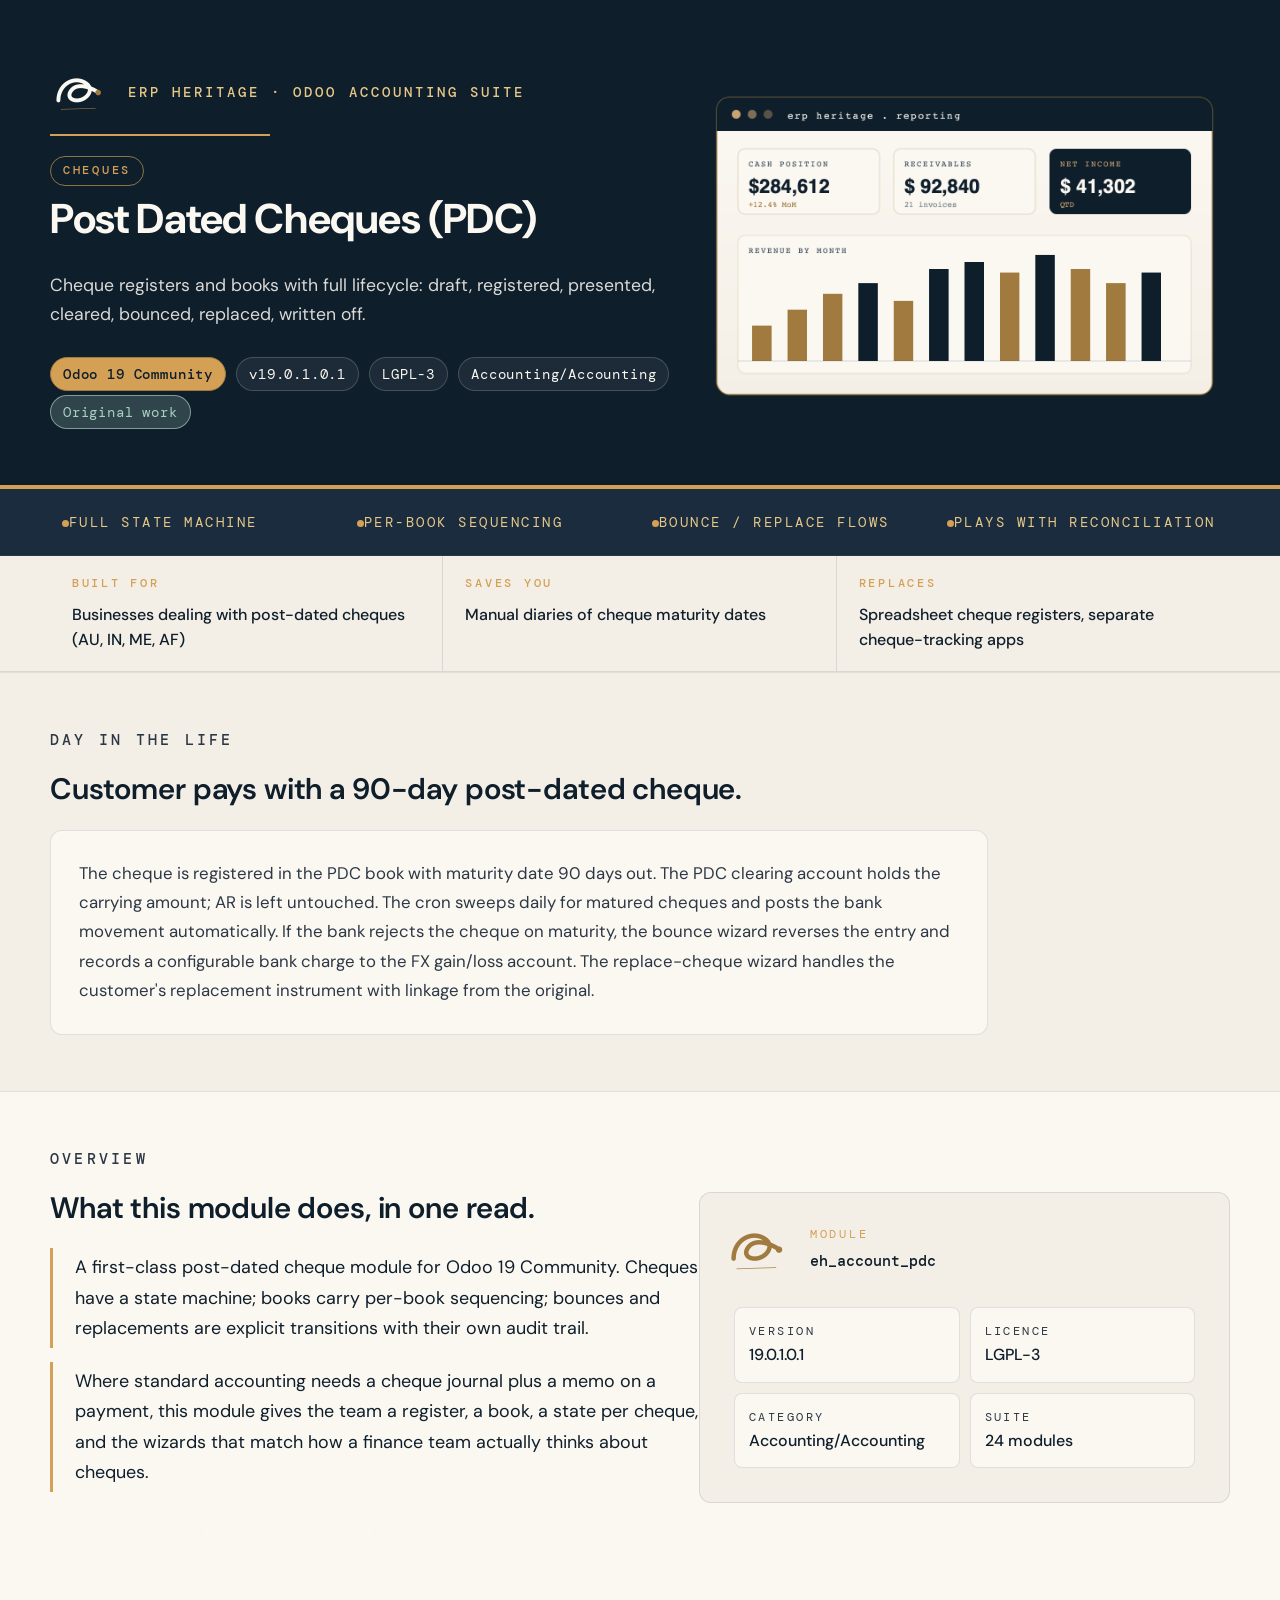
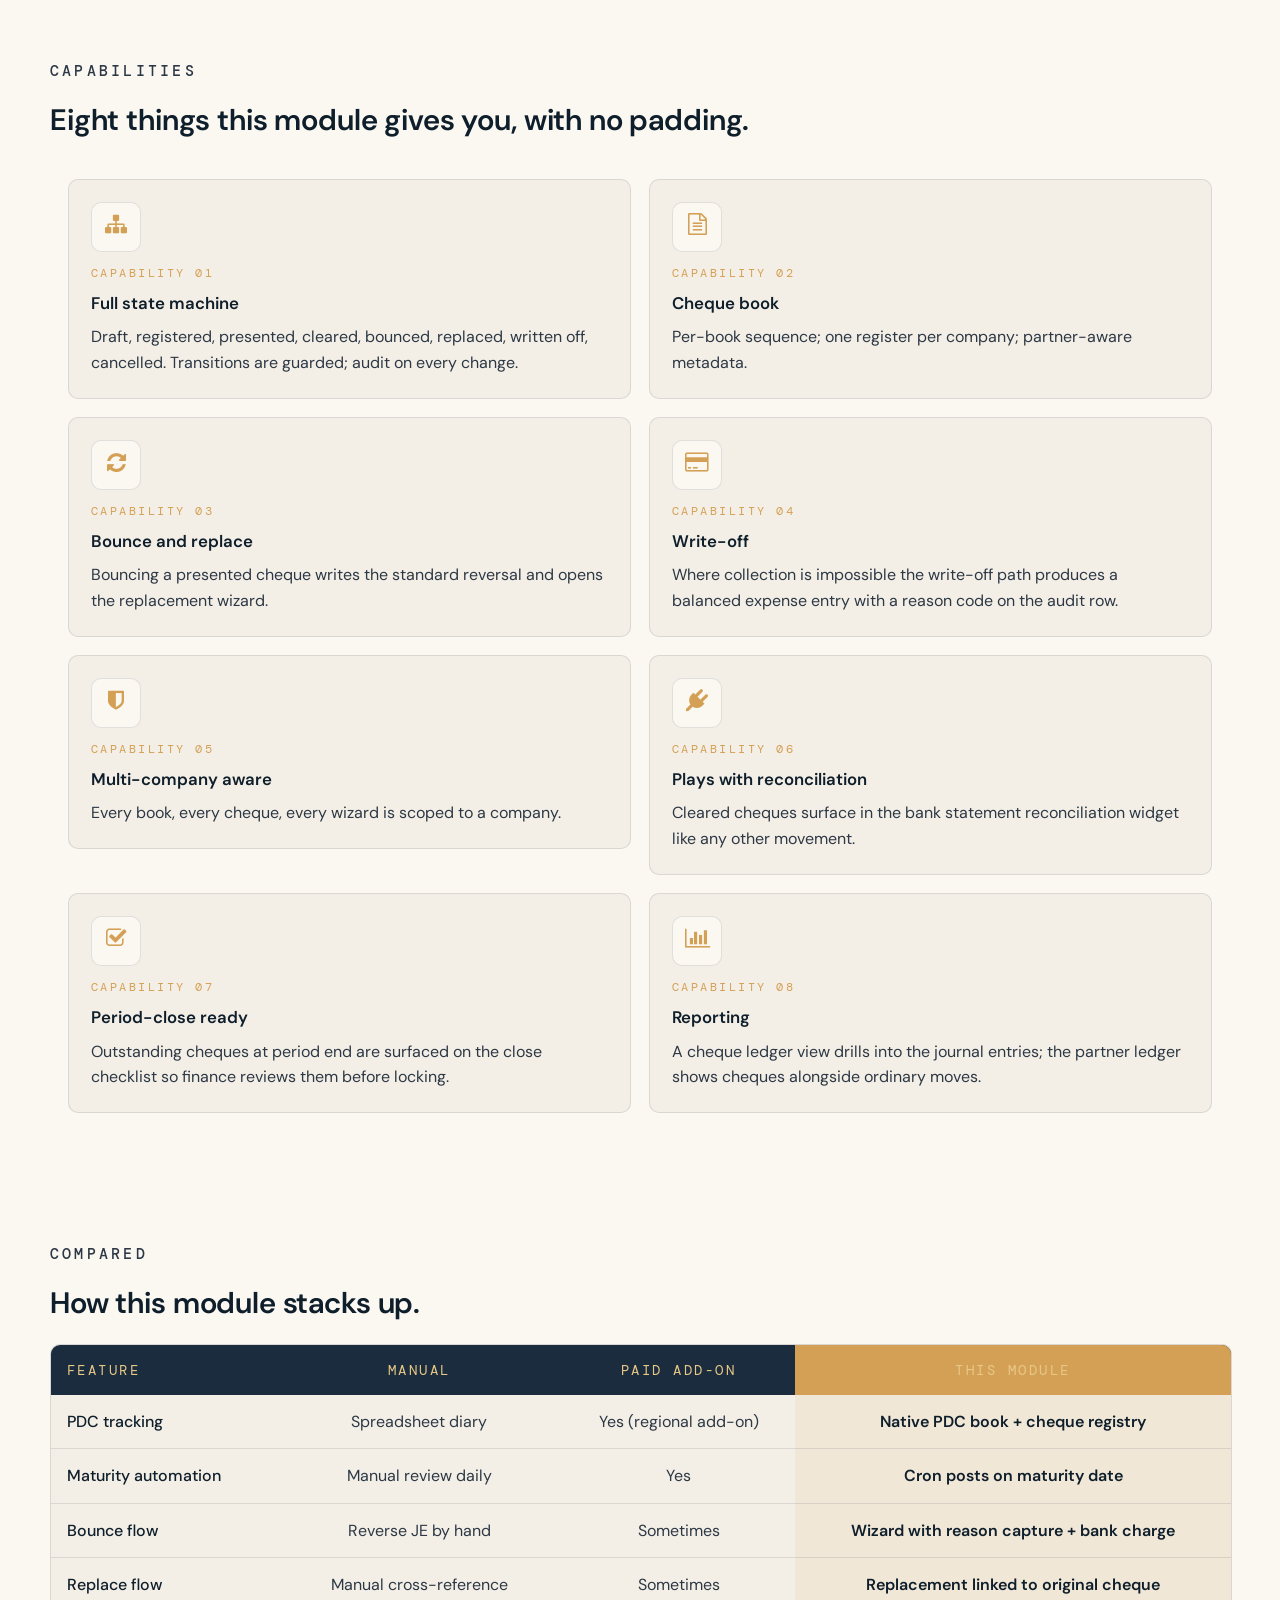
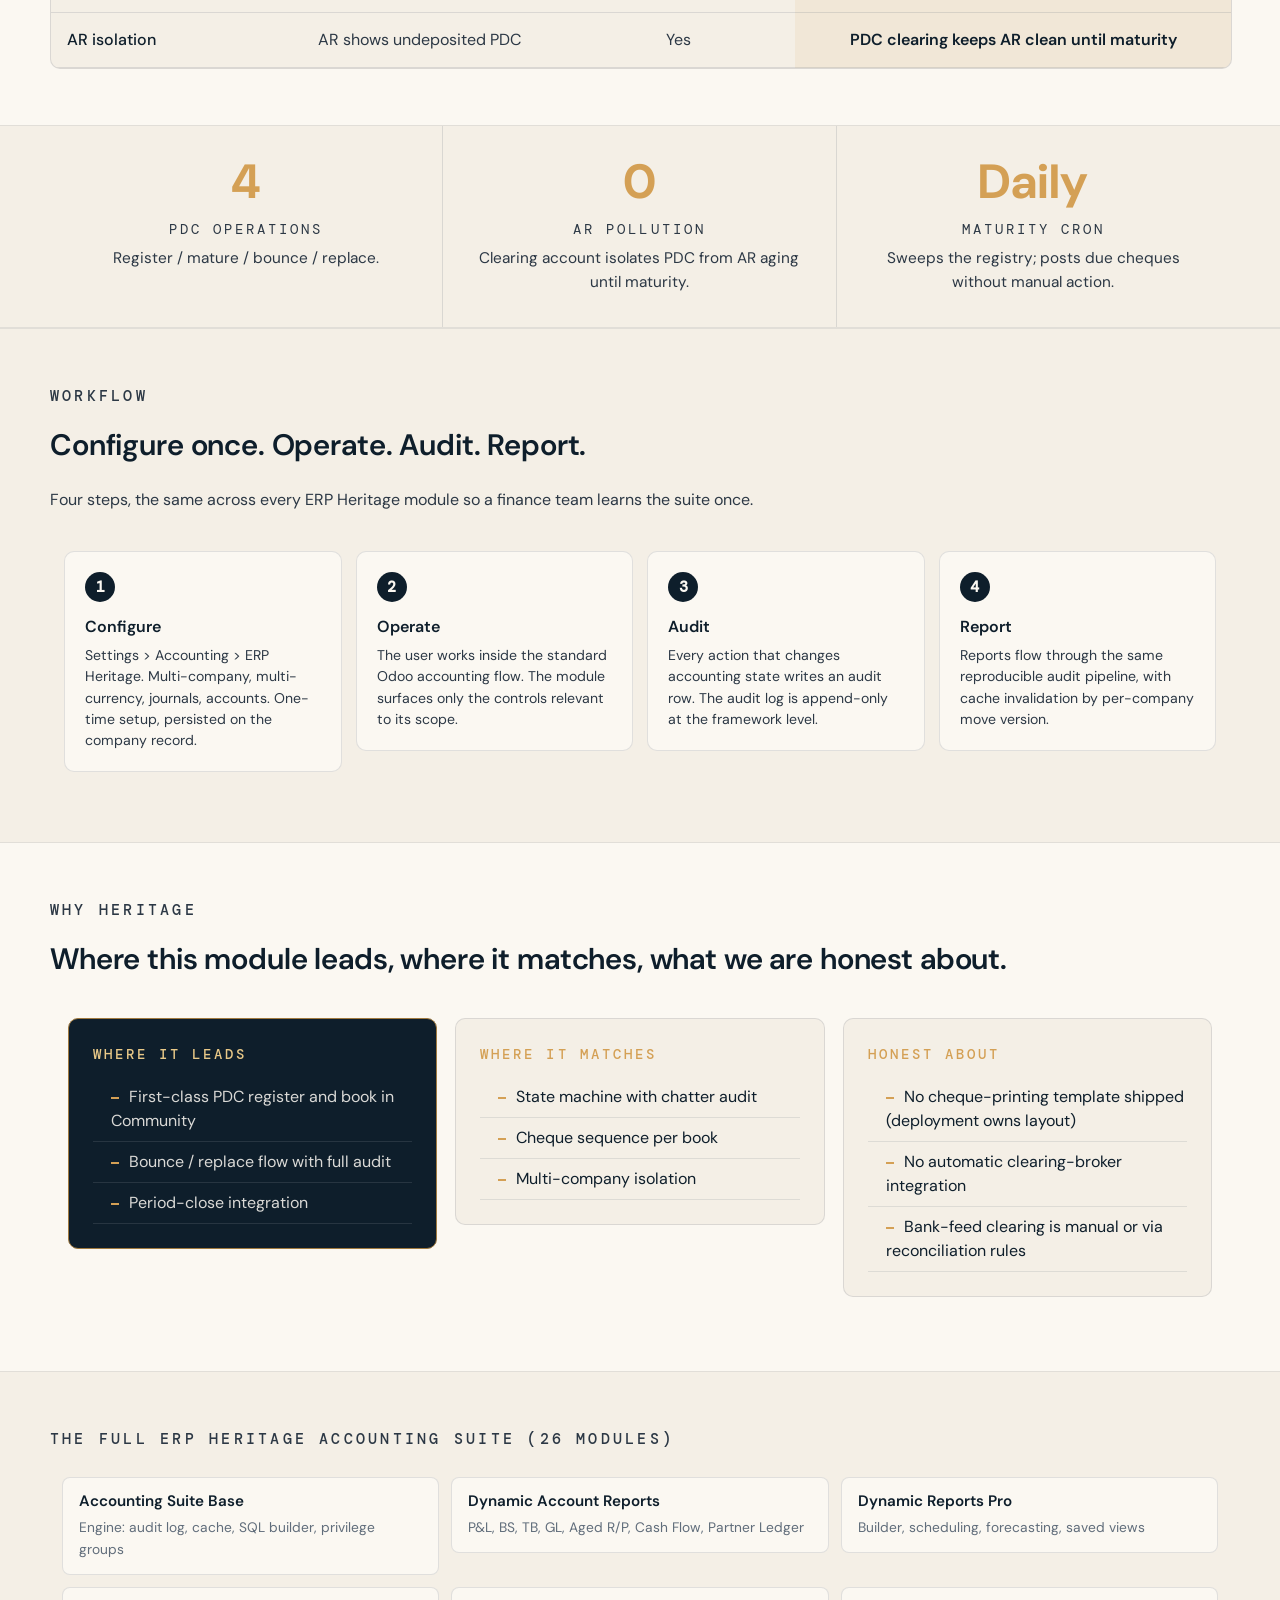
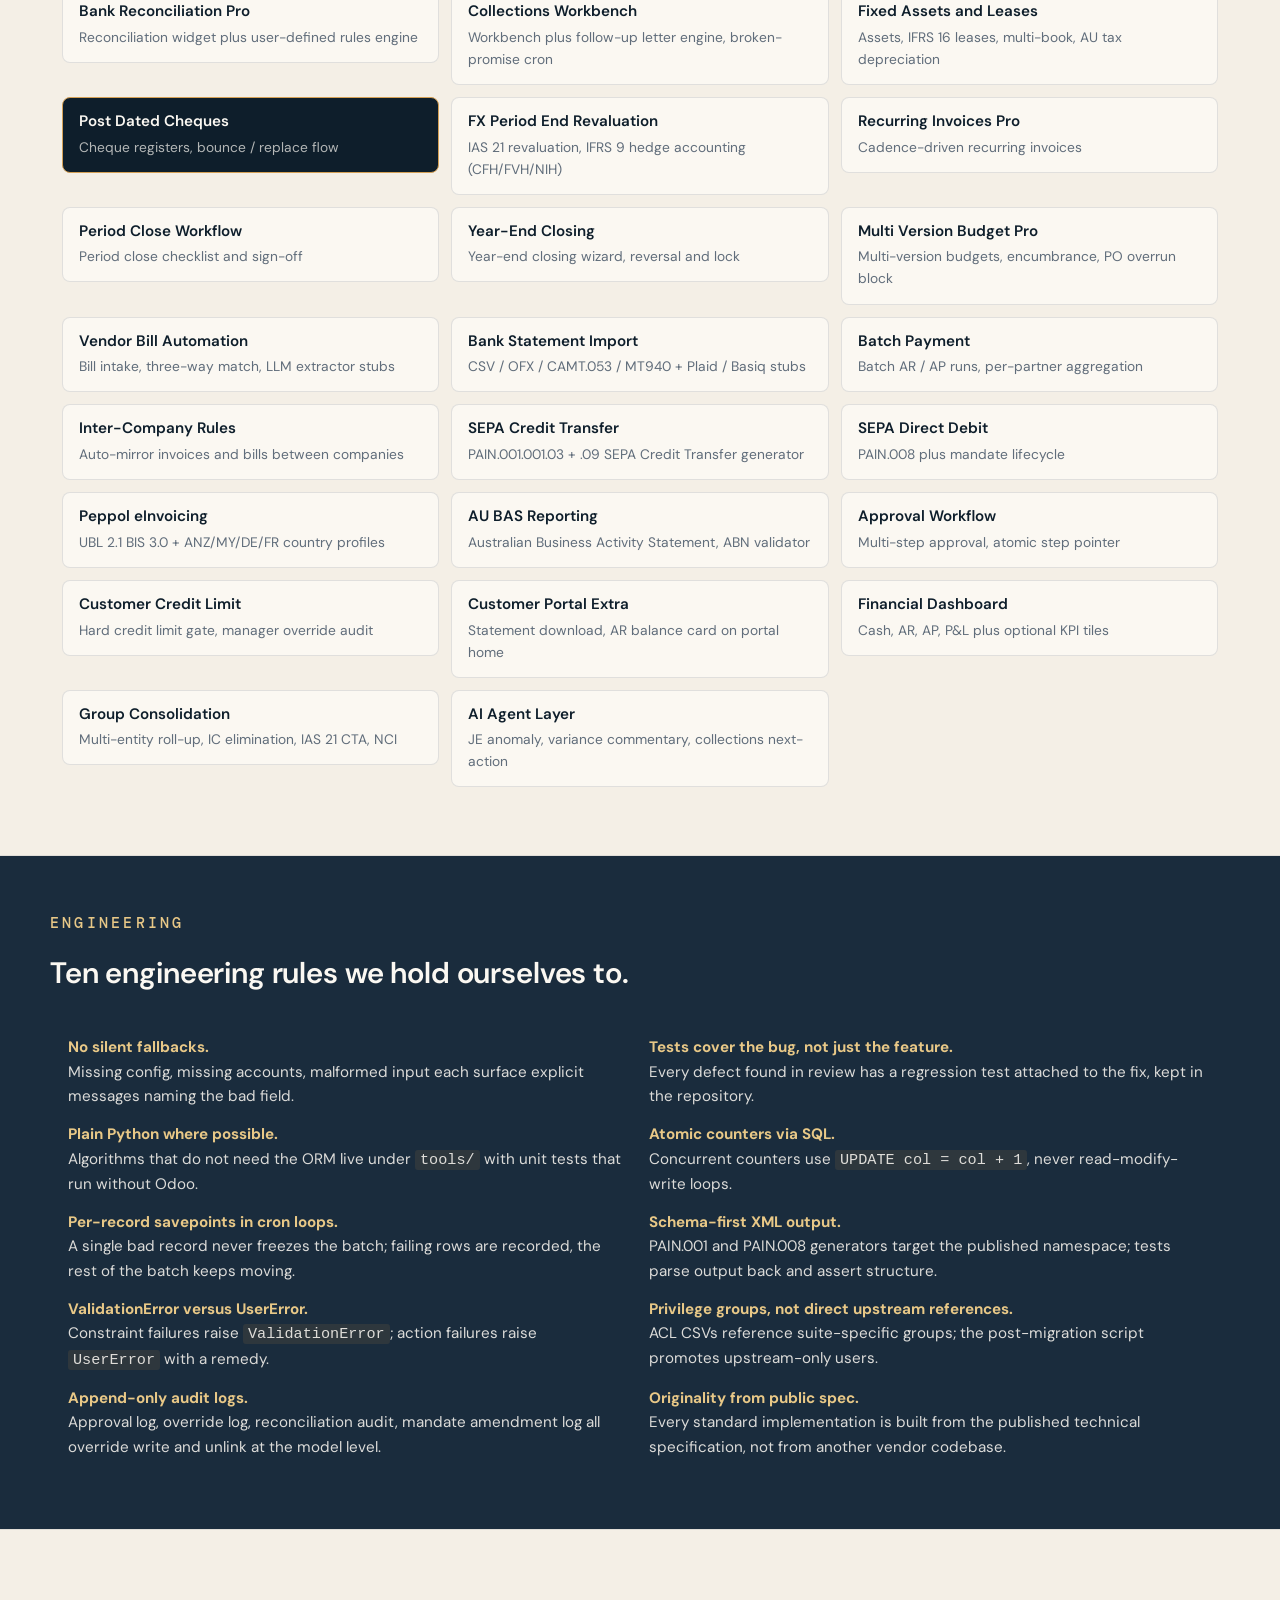
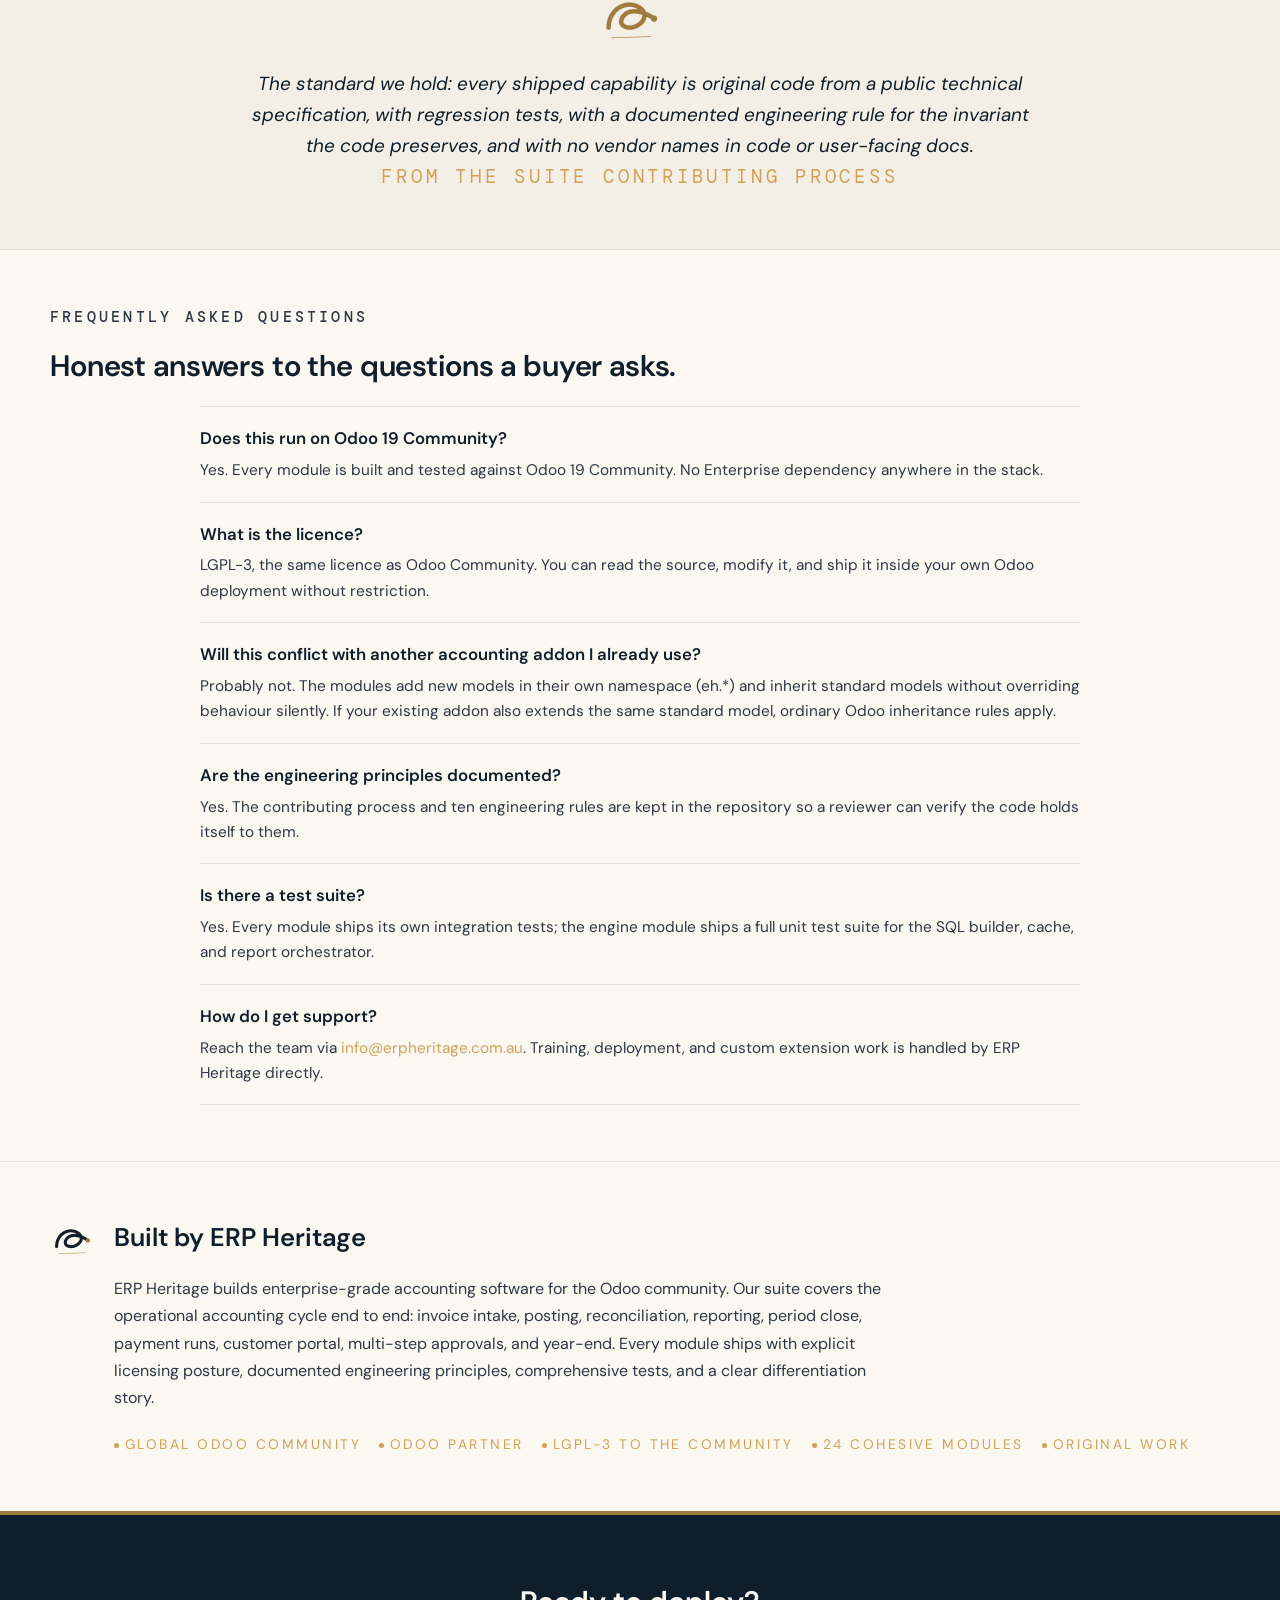
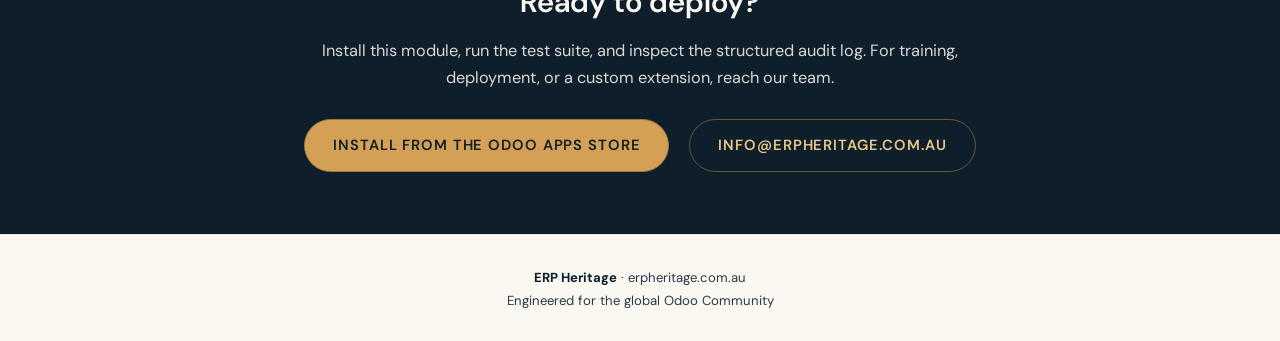
<file: eh_account_pdc/static/description/index.html>
<!DOCTYPE html>
<html lang="en">
<head>
<meta charset="UTF-8">
<title>Post Dated Cheques (PDC) | ERP Heritage</title>
<meta name="viewport" content="width=device-width, initial-scale=1">
<meta name="description" content="Cheque registers and books with full lifecycle: draft, registered, presented, cleared, bounced, replaced, written off.">
<link rel="preconnect" href="https://fonts.googleapis.com">
<link rel="preconnect" href="https://fonts.gstatic.com" crossorigin>
<link href="https://fonts.googleapis.com/css2?family=DM+Sans:wght@400;500;600;700&family=DM+Mono:wght@400;500&display=swap" rel="stylesheet">
<link rel="stylesheet" href="https://cdnjs.cloudflare.com/ajax/libs/font-awesome/4.7.0/css/font-awesome.min.css">
</head>
<body style="margin:0;padding:0;background-color:#FBF8F2;color:#0E1E2B;font-family:'DM Sans',-apple-system,BlinkMacSystemFont,'Segoe UI',Roboto,system-ui,sans-serif;font-size:16px;line-height:1.6;font-weight:400;">

<header style="background-color:#0E1E2B;color:#FBF8F2;padding:64px 24px 56px 24px;border-bottom:4px solid #D4A055;">
  <div style="max-width:1180px;margin:0 auto;display:table;width:100%;">
    <div style="display:table-cell;vertical-align:middle;width:55%;padding-">
      <div style="margin-bottom:14px;">
        <img src="[data-uri]#static/" width="56" height="56" alt="ERP Heritage" style="display:inline-block;vertical-align:middle;margin-right:18px;"/>
        <span style="vertical-align:middle;font-size:0.86rem;font-weight:500;letter-spacing:0.22em;text-transform:uppercase;color:#E8C887;font-family:'DM Mono',ui-monospace,monospace;">ERP Heritage &middot; Odoo Accounting Suite</span>
      </div>
      <div style="width:220px;height:2px;background-color:#D4A055;margin:14px 0 16px 0;"></div>
      <span style="display:inline-block;font-family:'DM Mono',ui-monospace,monospace;font-size:0.78rem;font-weight:500;letter-spacing:0.22em;text-transform:uppercase;color:#D4A055;padding:4px 12px;border:1px solid rgba(212,160,85,0.65);border-radius:999px;margin:4px 6px 0 0;">Cheques</span>
      <h1 style="font-size:2.6rem;margin:0 0 12px 0;font-weight:700;letter-spacing:-0.01em;color:#FBF8F2;">Post Dated Cheques (PDC)</h1>
      <p style="margin:18px 0 0 0;font-size:1.1rem;line-height:1.65;max-width:640px;color:rgba(251,248,242,0.86);font-weight:400;">Cheque registers and books with full lifecycle: draft, registered, presented, cleared, bounced, replaced, written off.</p>
      <div style="margin-top:24px;">
        <span style="display:inline-block;background-color:#D4A055;border:1px solid #A07A3F;color:#0E1E2B;padding:5px 12px;border-radius:999px;font-size:0.86rem;letter-spacing:0.06em;font-family:'DM Mono',ui-monospace,monospace;margin:4px 6px 0 0;font-weight:500;">Odoo 19 Community</span>
        <span style="display:inline-block;background-color:rgba(255,255,255,0.06);border:1px solid rgba(255,255,255,0.18);color:#FBF8F2;padding:5px 12px;border-radius:999px;font-size:0.86rem;letter-spacing:0.06em;font-family:'DM Mono',ui-monospace,monospace;margin:4px 6px 0 0;">v19.0.1.0.1</span>
        <span style="display:inline-block;background-color:rgba(255,255,255,0.06);border:1px solid rgba(255,255,255,0.18);color:#FBF8F2;padding:5px 12px;border-radius:999px;font-size:0.86rem;letter-spacing:0.06em;font-family:'DM Mono',ui-monospace,monospace;margin:4px 6px 0 0;">LGPL-3</span>
        <span style="display:inline-block;background-color:rgba(255,255,255,0.06);border:1px solid rgba(255,255,255,0.18);color:#FBF8F2;padding:5px 12px;border-radius:999px;font-size:0.86rem;letter-spacing:0.06em;font-family:'DM Mono',ui-monospace,monospace;margin:4px 6px 0 0;">Accounting/Accounting</span>
        <span style="display:inline-block;background-color:rgba(168,208,192,0.22);border:1px solid rgba(168,208,192,0.65);color:#A8D0C0;padding:5px 12px;border-radius:999px;font-size:0.86rem;letter-spacing:0.06em;font-family:'DM Mono',ui-monospace,monospace;margin:4px 6px 0 0;">Original work</span>
      </div>
    </div>
    <div style="display:table-cell;vertical-align:middle;width:45%;">
      <img src="[data-uri]#static/" width="600" height="380" alt="ERP Heritage reporting dashboard" style="width:100%;height:auto;display:block;max-width:600px;margin:0 auto;border-radius:12px;"/>
    </div>
  </div>
</header>

<section style="background-color:#1A2C3D;color:#FBF8F2;padding:22px 0;border-bottom:1px solid rgba(255,255,255,0.06);" aria-label="Highlights">
  <div style="max-width:1180px;margin:0 auto;padding:0 24px;display:table;width:100%;table-layout:fixed;">
    <div style="display:table-cell;font-family:'DM Mono',ui-monospace,monospace;font-size:0.86rem;letter-spacing:0.18em;text-transform:uppercase;color:#E8C887;padding:0 12px;vertical-align:middle;"><span style="display:inline-block;width:7px;height:7px;background-color:#D4A055;border-radius:50%;margin-vertical-align:middle;"></span>Full state machine</div><div style="display:table-cell;font-family:'DM Mono',ui-monospace,monospace;font-size:0.86rem;letter-spacing:0.18em;text-transform:uppercase;color:#E8C887;padding:0 12px;vertical-align:middle;"><span style="display:inline-block;width:7px;height:7px;background-color:#D4A055;border-radius:50%;margin-vertical-align:middle;"></span>Per-book sequencing</div><div style="display:table-cell;font-family:'DM Mono',ui-monospace,monospace;font-size:0.86rem;letter-spacing:0.18em;text-transform:uppercase;color:#E8C887;padding:0 12px;vertical-align:middle;"><span style="display:inline-block;width:7px;height:7px;background-color:#D4A055;border-radius:50%;margin-vertical-align:middle;"></span>Bounce / replace flows</div><div style="display:table-cell;font-family:'DM Mono',ui-monospace,monospace;font-size:0.86rem;letter-spacing:0.18em;text-transform:uppercase;color:#E8C887;padding:0 12px;vertical-align:middle;"><span style="display:inline-block;width:7px;height:7px;background-color:#D4A055;border-radius:50%;margin-vertical-align:middle;"></span>Plays with reconciliation</div>
  </div>
</section>
<!-- eh-marketing-strip-v1 -->
<section style="background-color:#F4EFE6;border-bottom:1px solid rgba(58,74,92,0.14);" aria-label="Marketing summary">
  <div style="max-width:1180px;margin:0 auto;display:table;width:100%;">
    <div style="display:table-cell;width:33.33%;padding:18px 22px;vertical-align:top;border-right:1px solid rgba(58,74,92,0.14);"><div style="font-family:'DM Mono',ui-monospace,monospace;font-size:0.78rem;letter-spacing:0.22em;text-transform:uppercase;color:#D4A055;margin-bottom:8px;font-weight:500;">BUILT FOR</div><div style="font-size:1.0rem;color:#0E1E2B;line-height:1.6;font-weight:500;">Businesses dealing with post-dated cheques (AU, IN, ME, AF)</div></div><div style="display:table-cell;width:33.33%;padding:18px 22px;vertical-align:top;border-right:1px solid rgba(58,74,92,0.14);"><div style="font-family:'DM Mono',ui-monospace,monospace;font-size:0.78rem;letter-spacing:0.22em;text-transform:uppercase;color:#D4A055;margin-bottom:8px;font-weight:500;">SAVES YOU</div><div style="font-size:1.0rem;color:#0E1E2B;line-height:1.6;font-weight:500;">Manual diaries of cheque maturity dates</div></div><div style="display:table-cell;width:33.33%;padding:18px 22px;vertical-align:top;"><div style="font-family:'DM Mono',ui-monospace,monospace;font-size:0.78rem;letter-spacing:0.22em;text-transform:uppercase;color:#D4A055;margin-bottom:8px;font-weight:500;">REPLACES</div><div style="font-size:1.0rem;color:#0E1E2B;line-height:1.6;font-weight:500;">Spreadsheet cheque registers, separate cheque-tracking apps</div></div>
  </div>
</section>
<!-- eh-extra-sections-v1 -->

<section style="padding:56px 0;background-color:#F4EFE6;border-top:1px solid rgba(58,74,92,0.10);border-bottom:1px solid rgba(58,74,92,0.10);">
  <div style="max-width:1180px;margin:0 auto;padding:0 24px;">
    <h2 style="font-size:0.92rem;text-transform:uppercase;letter-spacing:0.22em;color:#2C3845;margin:0 0 14px 0;font-weight:500;font-family:'DM Mono',ui-monospace,monospace;">Day in the life</h2>
    <h3 style="font-size:1.85rem;margin:0 0 16px 0;font-weight:600;letter-spacing:-0.005em;color:#0E1E2B;">Customer pays with a 90-day post-dated cheque.</h3>
    <div style="background-color:#FBF8F2;border:1px solid rgba(58,74,92,0.14);border-radius:12px;padding:28px;max-width:880px;">
      <p style="font-size:1.05rem;line-height:1.75;color:#2C3845;margin:0;">The cheque is registered in the PDC book with maturity date 90 days out. The PDC clearing account holds the carrying amount; AR is left untouched. The cron sweeps daily for matured cheques and posts the bank movement automatically. If the bank rejects the cheque on maturity, the bounce wizard reverses the entry and records a configurable bank charge to the FX gain/loss account. The replace-cheque wizard handles the customer's replacement instrument with linkage from the original.</p>
    </div>
  </div>
</section>



<section style="padding:56px 0;background-color:#FBF8F2;">
  <div style="max-width:1180px;margin:0 auto;padding:0 24px;">
    <div style="display:table;width:100%;table-layout:fixed;">
      <div style="display:table-cell;width:55%;vertical-align:middle;padding-">
        <h2 style="font-size:0.92rem;text-transform:uppercase;letter-spacing:0.22em;color:#2C3845;margin:0 0 14px 0;font-weight:500;font-family:'DM Mono',ui-monospace,monospace;">Overview</h2>
        <h3 style="font-size:1.85rem;margin:0 0 16px 0;font-weight:600;letter-spacing:-0.005em;color:#0E1E2B;">What this module does, in one read.</h3>
        <p style="font-size:1.12rem;line-height:1.7;color:#0E1E2B;border-left-width:3px;border-left-style:solid;border-left-color:#D4A055;padding:4px 0 4px 22px;margin:0 0 14px 0;">A first-class post-dated cheque module for Odoo 19 Community. Cheques have a state machine; books carry per-book sequencing; bounces and replacements are explicit transitions with their own audit trail.</p><p style="font-size:1.12rem;line-height:1.7;color:#0E1E2B;border-left-width:3px;border-left-style:solid;border-left-color:#D4A055;padding:4px 0 4px 22px;margin:0 0 14px 0;">Where standard accounting needs a cheque journal plus a memo on a payment, this module gives the team a register, a book, a state per cheque, and the wizards that match how a finance team actually thinks about cheques.</p>
        <div style="margin-top:18px;"><span style="display:inline-block;background-color:rgba(255,255,255,0.06);border:1px solid rgba(255,255,255,0.18);color:#FBF8F2;padding:5px 12px;border-radius:999px;font-size:0.86rem;letter-spacing:0.06em;font-family:'DM Mono',ui-monospace,monospace;margin:4px 6px 0 0;">eh_account_base</span><span style="display:inline-block;background-color:rgba(255,255,255,0.06);border:1px solid rgba(255,255,255,0.18);color:#FBF8F2;padding:5px 12px;border-radius:999px;font-size:0.86rem;letter-spacing:0.06em;font-family:'DM Mono',ui-monospace,monospace;margin:4px 6px 0 0;">account</span><span style="display:inline-block;background-color:rgba(255,255,255,0.06);border:1px solid rgba(255,255,255,0.18);color:#FBF8F2;padding:5px 12px;border-radius:999px;font-size:0.86rem;letter-spacing:0.06em;font-family:'DM Mono',ui-monospace,monospace;margin:4px 6px 0 0;">mail</span></div>
      </div>
      <div style="display:table-cell;width:45%;vertical-align:middle;">
        <div style="background-color:#F4EFE6;border-radius:12px;padding:24px;border:1px solid rgba(58,74,92,0.14);">
          <div style="margin-bottom:16px;">
            <img src="[data-uri]#static/" width="64" height="64" alt="ERP Heritage" style="display:inline-block;vertical-align:middle;margin-right:18px;"/>
            <div style="display:inline-block;vertical-align:middle;">
              <div style="font-family:'DM Mono',ui-monospace,monospace;font-size:0.78rem;letter-spacing:0.22em;text-transform:uppercase;color:#D4A055;">Module</div>
              <div style="font-family:'DM Mono',ui-monospace,monospace;font-size:0.95rem;color:#0E1E2B;font-weight:500;margin-top:4px;">eh_account_pdc</div>
            </div>
          </div>
          <div style="display:table;width:100%;border-collapse:separate;border-spacing:10px;">
            <div style="display:table-row;">
              <div style="display:table-cell;width:50%;background-color:#FBF8F2;padding:14px;border-radius:8px;border:1px solid rgba(58,74,92,0.14);">
                <div style="font-family:'DM Mono',ui-monospace,monospace;font-size:0.78rem;letter-spacing:0.2em;color:#2C3845;">VERSION</div>
                <div style="font-weight:500;margin-color:#0E1E2B;">19.0.1.0.1</div>
              </div>
              <div style="display:table-cell;width:50%;background-color:#FBF8F2;padding:14px;border-radius:8px;border:1px solid rgba(58,74,92,0.14);">
                <div style="font-family:'DM Mono',ui-monospace,monospace;font-size:0.78rem;letter-spacing:0.2em;color:#2C3845;">LICENCE</div>
                <div style="font-weight:500;margin-color:#0E1E2B;">LGPL-3</div>
              </div>
            </div>
            <div style="display:table-row;">
              <div style="display:table-cell;width:50%;background-color:#FBF8F2;padding:14px;border-radius:8px;border:1px solid rgba(58,74,92,0.14);">
                <div style="font-family:'DM Mono',ui-monospace,monospace;font-size:0.78rem;letter-spacing:0.2em;color:#2C3845;">CATEGORY</div>
                <div style="font-weight:500;margin-color:#0E1E2B;">Accounting/Accounting</div>
              </div>
              <div style="display:table-cell;width:50%;background-color:#FBF8F2;padding:14px;border-radius:8px;border:1px solid rgba(58,74,92,0.14);">
                <div style="font-family:'DM Mono',ui-monospace,monospace;font-size:0.78rem;letter-spacing:0.2em;color:#2C3845;">SUITE</div>
                <div style="font-weight:500;margin-color:#0E1E2B;">24 modules</div>
              </div>
            </div>
          </div>
        </div>
      </div>
    </div>
  </div>
</section>

<section style="padding:56px 0;background-color:#FBF8F2;">
  <div style="max-width:1180px;margin:0 auto;padding:0 24px;">
    <h2 style="font-size:0.92rem;text-transform:uppercase;letter-spacing:0.22em;color:#2C3845;margin:0 0 14px 0;font-weight:500;font-family:'DM Mono',ui-monospace,monospace;">Capabilities</h2>
    <h3 style="font-size:1.85rem;margin:0 0 16px 0;font-weight:600;letter-spacing:-0.005em;color:#0E1E2B;">Eight things this module gives you, with no padding.</h3>
    <div style="display:table;width:100%;border-collapse:separate;border-spacing:18px;">
      <div style="display:table-row;"><div style="display:table-cell;width:50%;vertical-align:top;">
  <div style="background-color:#F4EFE6;border:1px solid rgba(58,74,92,0.14);padding:22px;border-radius:10px;">
    <div style="width:48px;height:48px;background-color:#FBF8F2;border-radius:10px;border:1px solid rgba(58,74,92,0.14);margin-bottom:12px;text-align:center;line-height:48px;"><i class="fa fa-sitemap" aria-hidden="true" style="color:#D4A055;font-size:22px;line-height:1;"></i></div>
    <div style="font-family:'DM Mono',ui-monospace,monospace;font-size:0.78rem;letter-spacing:0.2em;color:#D4A055;margin-bottom:6px;">CAPABILITY 01</div>
    <h3 style="font-size:1.05rem;font-weight:600;margin:0 0 8px 0;color:#0E1E2B;">Full state machine</h3>
    <p style="font-size:1.0rem;color:#2C3845;line-height:1.6;margin:0;">Draft, registered, presented, cleared, bounced, replaced, written off, cancelled. Transitions are guarded; audit on every change.</p>
  </div>
</div><div style="display:table-cell;width:50%;vertical-align:top;">
  <div style="background-color:#F4EFE6;border:1px solid rgba(58,74,92,0.14);padding:22px;border-radius:10px;">
    <div style="width:48px;height:48px;background-color:#FBF8F2;border-radius:10px;border:1px solid rgba(58,74,92,0.14);margin-bottom:12px;text-align:center;line-height:48px;"><i class="fa fa-file-text-o" aria-hidden="true" style="color:#D4A055;font-size:22px;line-height:1;"></i></div>
    <div style="font-family:'DM Mono',ui-monospace,monospace;font-size:0.78rem;letter-spacing:0.2em;color:#D4A055;margin-bottom:6px;">CAPABILITY 02</div>
    <h3 style="font-size:1.05rem;font-weight:600;margin:0 0 8px 0;color:#0E1E2B;">Cheque book</h3>
    <p style="font-size:1.0rem;color:#2C3845;line-height:1.6;margin:0;">Per-book sequence; one register per company; partner-aware metadata.</p>
  </div>
</div></div><div style="display:table-row;"><div style="display:table-cell;width:50%;vertical-align:top;">
  <div style="background-color:#F4EFE6;border:1px solid rgba(58,74,92,0.14);padding:22px;border-radius:10px;">
    <div style="width:48px;height:48px;background-color:#FBF8F2;border-radius:10px;border:1px solid rgba(58,74,92,0.14);margin-bottom:12px;text-align:center;line-height:48px;"><i class="fa fa-refresh" aria-hidden="true" style="color:#D4A055;font-size:22px;line-height:1;"></i></div>
    <div style="font-family:'DM Mono',ui-monospace,monospace;font-size:0.78rem;letter-spacing:0.2em;color:#D4A055;margin-bottom:6px;">CAPABILITY 03</div>
    <h3 style="font-size:1.05rem;font-weight:600;margin:0 0 8px 0;color:#0E1E2B;">Bounce and replace</h3>
    <p style="font-size:1.0rem;color:#2C3845;line-height:1.6;margin:0;">Bouncing a presented cheque writes the standard reversal and opens the replacement wizard.</p>
  </div>
</div><div style="display:table-cell;width:50%;vertical-align:top;">
  <div style="background-color:#F4EFE6;border:1px solid rgba(58,74,92,0.14);padding:22px;border-radius:10px;">
    <div style="width:48px;height:48px;background-color:#FBF8F2;border-radius:10px;border:1px solid rgba(58,74,92,0.14);margin-bottom:12px;text-align:center;line-height:48px;"><i class="fa fa-credit-card" aria-hidden="true" style="color:#D4A055;font-size:22px;line-height:1;"></i></div>
    <div style="font-family:'DM Mono',ui-monospace,monospace;font-size:0.78rem;letter-spacing:0.2em;color:#D4A055;margin-bottom:6px;">CAPABILITY 04</div>
    <h3 style="font-size:1.05rem;font-weight:600;margin:0 0 8px 0;color:#0E1E2B;">Write-off</h3>
    <p style="font-size:1.0rem;color:#2C3845;line-height:1.6;margin:0;">Where collection is impossible the write-off path produces a balanced expense entry with a reason code on the audit row.</p>
  </div>
</div></div><div style="display:table-row;"><div style="display:table-cell;width:50%;vertical-align:top;">
  <div style="background-color:#F4EFE6;border:1px solid rgba(58,74,92,0.14);padding:22px;border-radius:10px;">
    <div style="width:48px;height:48px;background-color:#FBF8F2;border-radius:10px;border:1px solid rgba(58,74,92,0.14);margin-bottom:12px;text-align:center;line-height:48px;"><i class="fa fa-shield" aria-hidden="true" style="color:#D4A055;font-size:22px;line-height:1;"></i></div>
    <div style="font-family:'DM Mono',ui-monospace,monospace;font-size:0.78rem;letter-spacing:0.2em;color:#D4A055;margin-bottom:6px;">CAPABILITY 05</div>
    <h3 style="font-size:1.05rem;font-weight:600;margin:0 0 8px 0;color:#0E1E2B;">Multi-company aware</h3>
    <p style="font-size:1.0rem;color:#2C3845;line-height:1.6;margin:0;">Every book, every cheque, every wizard is scoped to a company.</p>
  </div>
</div><div style="display:table-cell;width:50%;vertical-align:top;">
  <div style="background-color:#F4EFE6;border:1px solid rgba(58,74,92,0.14);padding:22px;border-radius:10px;">
    <div style="width:48px;height:48px;background-color:#FBF8F2;border-radius:10px;border:1px solid rgba(58,74,92,0.14);margin-bottom:12px;text-align:center;line-height:48px;"><i class="fa fa-plug" aria-hidden="true" style="color:#D4A055;font-size:22px;line-height:1;"></i></div>
    <div style="font-family:'DM Mono',ui-monospace,monospace;font-size:0.78rem;letter-spacing:0.2em;color:#D4A055;margin-bottom:6px;">CAPABILITY 06</div>
    <h3 style="font-size:1.05rem;font-weight:600;margin:0 0 8px 0;color:#0E1E2B;">Plays with reconciliation</h3>
    <p style="font-size:1.0rem;color:#2C3845;line-height:1.6;margin:0;">Cleared cheques surface in the bank statement reconciliation widget like any other movement.</p>
  </div>
</div></div><div style="display:table-row;"><div style="display:table-cell;width:50%;vertical-align:top;">
  <div style="background-color:#F4EFE6;border:1px solid rgba(58,74,92,0.14);padding:22px;border-radius:10px;">
    <div style="width:48px;height:48px;background-color:#FBF8F2;border-radius:10px;border:1px solid rgba(58,74,92,0.14);margin-bottom:12px;text-align:center;line-height:48px;"><i class="fa fa-check-square-o" aria-hidden="true" style="color:#D4A055;font-size:22px;line-height:1;"></i></div>
    <div style="font-family:'DM Mono',ui-monospace,monospace;font-size:0.78rem;letter-spacing:0.2em;color:#D4A055;margin-bottom:6px;">CAPABILITY 07</div>
    <h3 style="font-size:1.05rem;font-weight:600;margin:0 0 8px 0;color:#0E1E2B;">Period-close ready</h3>
    <p style="font-size:1.0rem;color:#2C3845;line-height:1.6;margin:0;">Outstanding cheques at period end are surfaced on the close checklist so finance reviews them before locking.</p>
  </div>
</div><div style="display:table-cell;width:50%;vertical-align:top;">
  <div style="background-color:#F4EFE6;border:1px solid rgba(58,74,92,0.14);padding:22px;border-radius:10px;">
    <div style="width:48px;height:48px;background-color:#FBF8F2;border-radius:10px;border:1px solid rgba(58,74,92,0.14);margin-bottom:12px;text-align:center;line-height:48px;"><i class="fa fa-bar-chart" aria-hidden="true" style="color:#D4A055;font-size:22px;line-height:1;"></i></div>
    <div style="font-family:'DM Mono',ui-monospace,monospace;font-size:0.78rem;letter-spacing:0.2em;color:#D4A055;margin-bottom:6px;">CAPABILITY 08</div>
    <h3 style="font-size:1.05rem;font-weight:600;margin:0 0 8px 0;color:#0E1E2B;">Reporting</h3>
    <p style="font-size:1.0rem;color:#2C3845;line-height:1.6;margin:0;">A cheque ledger view drills into the journal entries; the partner ledger shows cheques alongside ordinary moves.</p>
  </div>
</div></div>
    </div>
  </div>
</section>


<section style="padding:56px 0;background-color:#FBF8F2;">
  <div style="max-width:1180px;margin:0 auto;padding:0 24px;">
    <h2 style="font-size:0.92rem;text-transform:uppercase;letter-spacing:0.22em;color:#2C3845;margin:0 0 14px 0;font-weight:500;font-family:'DM Mono',ui-monospace,monospace;">Compared</h2>
    <h3 style="font-size:1.85rem;margin:0 0 16px 0;font-weight:600;letter-spacing:-0.005em;color:#0E1E2B;">How this module stacks up.</h3>
    <div style="display:table;width:100%;border-collapse:separate;background-color:#F4EFE6;border:1px solid rgba(58,74,92,0.14);border-radius:10px;overflow:hidden;">
      <div style="display:table-row;background-color:#1A2C3D;">
        <div style="display:table-cell;padding:14px 16px;color:#E8C887;font-family:'DM Mono',ui-monospace,monospace;font-size:0.86rem;letter-spacing:0.18em;text-transform:uppercase;">FEATURE</div>
        <div style="display:table-cell;padding:14px 16px;color:#E8C887;font-family:'DM Mono',ui-monospace,monospace;font-size:0.86rem;letter-spacing:0.18em;text-transform:uppercase;text-align:center;">MANUAL</div>
        <div style="display:table-cell;padding:14px 16px;color:#E8C887;font-family:'DM Mono',ui-monospace,monospace;font-size:0.86rem;letter-spacing:0.18em;text-transform:uppercase;text-align:center;">PAID ADD-ON</div>
        <div style="display:table-cell;padding:14px 16px;color:#E8C887;font-family:'DM Mono',ui-monospace,monospace;font-size:0.86rem;letter-spacing:0.18em;text-transform:uppercase;text-align:center;background-color:#D4A055;">THIS MODULE</div>
      </div>
      
<div style="display:table-row;">
  <div style="display:table-cell;padding:14px 16px;border-bottom:1px solid rgba(58,74,92,0.14);color:#0E1E2B;font-weight:500;">PDC tracking</div>
  <div style="display:table-cell;padding:14px 16px;border-bottom:1px solid rgba(58,74,92,0.14);color:#2C3845;text-align:center;">Spreadsheet diary</div>
  <div style="display:table-cell;padding:14px 16px;border-bottom:1px solid rgba(58,74,92,0.14);color:#2C3845;text-align:center;">Yes (regional add-on)</div>
  <div style="display:table-cell;padding:14px 16px;border-bottom:1px solid rgba(58,74,92,0.14);color:#0E1E2B;text-align:center;background-color:rgba(212,160,85,0.10);font-weight:600;">Native PDC book + cheque registry</div>
</div>
<div style="display:table-row;">
  <div style="display:table-cell;padding:14px 16px;border-bottom:1px solid rgba(58,74,92,0.14);color:#0E1E2B;font-weight:500;">Maturity automation</div>
  <div style="display:table-cell;padding:14px 16px;border-bottom:1px solid rgba(58,74,92,0.14);color:#2C3845;text-align:center;">Manual review daily</div>
  <div style="display:table-cell;padding:14px 16px;border-bottom:1px solid rgba(58,74,92,0.14);color:#2C3845;text-align:center;">Yes</div>
  <div style="display:table-cell;padding:14px 16px;border-bottom:1px solid rgba(58,74,92,0.14);color:#0E1E2B;text-align:center;background-color:rgba(212,160,85,0.10);font-weight:600;">Cron posts on maturity date</div>
</div>
<div style="display:table-row;">
  <div style="display:table-cell;padding:14px 16px;border-bottom:1px solid rgba(58,74,92,0.14);color:#0E1E2B;font-weight:500;">Bounce flow</div>
  <div style="display:table-cell;padding:14px 16px;border-bottom:1px solid rgba(58,74,92,0.14);color:#2C3845;text-align:center;">Reverse JE by hand</div>
  <div style="display:table-cell;padding:14px 16px;border-bottom:1px solid rgba(58,74,92,0.14);color:#2C3845;text-align:center;">Sometimes</div>
  <div style="display:table-cell;padding:14px 16px;border-bottom:1px solid rgba(58,74,92,0.14);color:#0E1E2B;text-align:center;background-color:rgba(212,160,85,0.10);font-weight:600;">Wizard with reason capture + bank charge</div>
</div>
<div style="display:table-row;">
  <div style="display:table-cell;padding:14px 16px;border-bottom:1px solid rgba(58,74,92,0.14);color:#0E1E2B;font-weight:500;">Replace flow</div>
  <div style="display:table-cell;padding:14px 16px;border-bottom:1px solid rgba(58,74,92,0.14);color:#2C3845;text-align:center;">Manual cross-reference</div>
  <div style="display:table-cell;padding:14px 16px;border-bottom:1px solid rgba(58,74,92,0.14);color:#2C3845;text-align:center;">Sometimes</div>
  <div style="display:table-cell;padding:14px 16px;border-bottom:1px solid rgba(58,74,92,0.14);color:#0E1E2B;text-align:center;background-color:rgba(212,160,85,0.10);font-weight:600;">Replacement linked to original cheque</div>
</div>
<div style="display:table-row;">
  <div style="display:table-cell;padding:14px 16px;border-bottom:1px solid rgba(58,74,92,0.14);color:#0E1E2B;font-weight:500;">AR isolation</div>
  <div style="display:table-cell;padding:14px 16px;border-bottom:1px solid rgba(58,74,92,0.14);color:#2C3845;text-align:center;">AR shows undeposited PDC</div>
  <div style="display:table-cell;padding:14px 16px;border-bottom:1px solid rgba(58,74,92,0.14);color:#2C3845;text-align:center;">Yes</div>
  <div style="display:table-cell;padding:14px 16px;border-bottom:1px solid rgba(58,74,92,0.14);color:#0E1E2B;text-align:center;background-color:rgba(212,160,85,0.10);font-weight:600;">PDC clearing keeps AR clean until maturity</div>
</div>
    </div>
  </div>
</section>

<section style="padding:0;background-color:#F4EFE6;border-top:1px solid rgba(58,74,92,0.10);border-bottom:1px solid rgba(58,74,92,0.10);">
  <div style="max-width:1180px;margin:0 auto;display:table;width:100%;">
    
<div style="display:table-cell;width:33.33%;padding:32px 22px;vertical-align:top;text-align:center;border-right:1px solid rgba(58,74,92,0.14);">
  <div style="font-size:3rem;font-weight:700;color:#D4A055;line-height:1;">4</div>
  <div style="font-family:'DM Mono',ui-monospace,monospace;font-size:0.86rem;letter-spacing:0.22em;text-transform:uppercase;color:#2C3845;margin:12px 0 6px 0;">PDC operations</div>
  <div style="font-size:0.96rem;color:#2C3845;line-height:1.6;">Register / mature / bounce / replace.</div>
</div>
<div style="display:table-cell;width:33.33%;padding:32px 22px;vertical-align:top;text-align:center;border-right:1px solid rgba(58,74,92,0.14);">
  <div style="font-size:3rem;font-weight:700;color:#D4A055;line-height:1;">0</div>
  <div style="font-family:'DM Mono',ui-monospace,monospace;font-size:0.86rem;letter-spacing:0.22em;text-transform:uppercase;color:#2C3845;margin:12px 0 6px 0;">AR pollution</div>
  <div style="font-size:0.96rem;color:#2C3845;line-height:1.6;">Clearing account isolates PDC from AR aging until maturity.</div>
</div>
<div style="display:table-cell;width:33.33%;padding:32px 22px;vertical-align:top;text-align:center;">
  <div style="font-size:3rem;font-weight:700;color:#D4A055;line-height:1;">Daily</div>
  <div style="font-family:'DM Mono',ui-monospace,monospace;font-size:0.86rem;letter-spacing:0.22em;text-transform:uppercase;color:#2C3845;margin:12px 0 6px 0;">Maturity cron</div>
  <div style="font-size:0.96rem;color:#2C3845;line-height:1.6;">Sweeps the registry; posts due cheques without manual action.</div>
</div>
  </div>
</section>
<section style="padding:56px 0;background-color:#F4EFE6;border-top:1px solid rgba(58,74,92,0.10);border-bottom:1px solid rgba(58,74,92,0.10);">
  <div style="max-width:1180px;margin:0 auto;padding:0 24px;">
    <h2 style="font-size:0.92rem;text-transform:uppercase;letter-spacing:0.22em;color:#2C3845;margin:0 0 14px 0;font-weight:500;font-family:'DM Mono',ui-monospace,monospace;">Workflow</h2>
    <h3 style="font-size:1.85rem;margin:0 0 16px 0;font-weight:600;letter-spacing:-0.005em;color:#0E1E2B;">Configure once. Operate. Audit. Report.</h3>
    <p style="font-size:1rem;max-width:880px;color:#2C3845;line-height:1.7;">Four steps, the same across every ERP Heritage module so a finance team learns the suite once.</p>
    <div style="margin-top:24px;"><div style="display:table;width:100%;border-collapse:separate;border-spacing:14px;"><div style="display:table-cell;width:25%;vertical-align:top;">
  <div style="background-color:#FBF8F2;padding:20px;border-radius:10px;border:1px solid rgba(58,74,92,0.14);">
    <div style="font-family:'DM Mono',ui-monospace,monospace;background-color:#0E1E2B;color:#FBF8F2;width:30px;height:30px;border-radius:50%;display:inline-block;text-align:center;line-height:30px;font-size:0.92rem;font-weight:600;margin-bottom:12px;">1</div>
    <h4 style="font-size:1rem;font-weight:600;margin:0 0 6px 0;">Configure</h4>
    <p style="font-size:0.88rem;color:#2C3845;margin:0;line-height:1.5;">Settings &gt; Accounting &gt; ERP Heritage. Multi-company, multi-currency, journals, accounts. One-time setup, persisted on the company record.</p>
  </div>
</div><div style="display:table-cell;width:25%;vertical-align:top;">
  <div style="background-color:#FBF8F2;padding:20px;border-radius:10px;border:1px solid rgba(58,74,92,0.14);">
    <div style="font-family:'DM Mono',ui-monospace,monospace;background-color:#0E1E2B;color:#FBF8F2;width:30px;height:30px;border-radius:50%;display:inline-block;text-align:center;line-height:30px;font-size:0.92rem;font-weight:600;margin-bottom:12px;">2</div>
    <h4 style="font-size:1rem;font-weight:600;margin:0 0 6px 0;">Operate</h4>
    <p style="font-size:0.88rem;color:#2C3845;margin:0;line-height:1.5;">The user works inside the standard Odoo accounting flow. The module surfaces only the controls relevant to its scope.</p>
  </div>
</div><div style="display:table-cell;width:25%;vertical-align:top;">
  <div style="background-color:#FBF8F2;padding:20px;border-radius:10px;border:1px solid rgba(58,74,92,0.14);">
    <div style="font-family:'DM Mono',ui-monospace,monospace;background-color:#0E1E2B;color:#FBF8F2;width:30px;height:30px;border-radius:50%;display:inline-block;text-align:center;line-height:30px;font-size:0.92rem;font-weight:600;margin-bottom:12px;">3</div>
    <h4 style="font-size:1rem;font-weight:600;margin:0 0 6px 0;">Audit</h4>
    <p style="font-size:0.88rem;color:#2C3845;margin:0;line-height:1.5;">Every action that changes accounting state writes an audit row. The audit log is append-only at the framework level.</p>
  </div>
</div><div style="display:table-cell;width:25%;vertical-align:top;">
  <div style="background-color:#FBF8F2;padding:20px;border-radius:10px;border:1px solid rgba(58,74,92,0.14);">
    <div style="font-family:'DM Mono',ui-monospace,monospace;background-color:#0E1E2B;color:#FBF8F2;width:30px;height:30px;border-radius:50%;display:inline-block;text-align:center;line-height:30px;font-size:0.92rem;font-weight:600;margin-bottom:12px;">4</div>
    <h4 style="font-size:1rem;font-weight:600;margin:0 0 6px 0;">Report</h4>
    <p style="font-size:0.88rem;color:#2C3845;margin:0;line-height:1.5;">Reports flow through the same reproducible audit pipeline, with cache invalidation by per-company move version.</p>
  </div>
</div></div></div>
  </div>
</section>

<section style="padding:56px 0;background-color:#FBF8F2;">
  <div style="max-width:1180px;margin:0 auto;padding:0 24px;">
    <h2 style="font-size:0.92rem;text-transform:uppercase;letter-spacing:0.22em;color:#2C3845;margin:0 0 14px 0;font-weight:500;font-family:'DM Mono',ui-monospace,monospace;">Why Heritage</h2>
    <h3 style="font-size:1.85rem;margin:0 0 16px 0;font-weight:600;letter-spacing:-0.005em;color:#0E1E2B;">Where this module leads, where it matches, what we are honest about.</h3>
    <div style="display:table;width:100%;border-collapse:separate;border-spacing:18px;">
      <div style="display:table-row;">
        <div style="display:table-cell;width:33%;vertical-align:top;">
  <div style="background-color:#0E1E2B;color:#FBF8F2;border-radius:10px;padding:24px;border:1px solid #A07A3F;">
    <div style="font-family:'DM Mono',ui-monospace,monospace;font-size:0.86rem;letter-spacing:0.22em;text-transform:uppercase;color:#E8C887;margin:0 0 12px 0;font-weight:500;">Where it leads</div>
    <ul style="list-style:none;margin:0;padding:0;"><li style="padding:8px 0 8px 18px;font-size:1.0rem;line-height:1.5;border-bottom:1px solid rgba(255,255,255,0.10);color:rgba(251,248,242,0.86);"><span style="display:inline-block;width:8px;height:2px;background-color:#D4A055;vertical-align:middle;margin-right:10px;"></span>First-class PDC register and book in Community</li><li style="padding:8px 0 8px 18px;font-size:1.0rem;line-height:1.5;border-bottom:1px solid rgba(255,255,255,0.10);color:rgba(251,248,242,0.86);"><span style="display:inline-block;width:8px;height:2px;background-color:#D4A055;vertical-align:middle;margin-right:10px;"></span>Bounce / replace flow with full audit</li><li style="padding:8px 0 8px 18px;font-size:1.0rem;line-height:1.5;border-bottom:1px solid rgba(255,255,255,0.10);color:rgba(251,248,242,0.86);"><span style="display:inline-block;width:8px;height:2px;background-color:#D4A055;vertical-align:middle;margin-right:10px;"></span>Period-close integration</li></ul>
  </div>
</div>
        <div style="display:table-cell;width:33%;vertical-align:top;">
  <div style="background-color:#F4EFE6;border-radius:10px;padding:24px;border:1px solid rgba(58,74,92,0.14);">
    <div style="font-family:'DM Mono',ui-monospace,monospace;font-size:0.86rem;letter-spacing:0.22em;text-transform:uppercase;color:#D4A055;margin:0 0 12px 0;font-weight:500;">Where it matches</div>
    <ul style="list-style:none;margin:0;padding:0;"><li style="padding:8px 0 8px 18px;font-size:1.0rem;line-height:1.5;border-bottom:1px solid rgba(58,74,92,0.12);color:#0E1E2B;"><span style="display:inline-block;width:8px;height:2px;background-color:#D4A055;vertical-align:middle;margin-right:10px;"></span>State machine with chatter audit</li><li style="padding:8px 0 8px 18px;font-size:1.0rem;line-height:1.5;border-bottom:1px solid rgba(58,74,92,0.12);color:#0E1E2B;"><span style="display:inline-block;width:8px;height:2px;background-color:#D4A055;vertical-align:middle;margin-right:10px;"></span>Cheque sequence per book</li><li style="padding:8px 0 8px 18px;font-size:1.0rem;line-height:1.5;border-bottom:1px solid rgba(58,74,92,0.12);color:#0E1E2B;"><span style="display:inline-block;width:8px;height:2px;background-color:#D4A055;vertical-align:middle;margin-right:10px;"></span>Multi-company isolation</li></ul>
  </div>
</div>
        <div style="display:table-cell;width:33%;vertical-align:top;">
  <div style="background-color:#F4EFE6;border-radius:10px;padding:24px;border:1px solid rgba(58,74,92,0.14);">
    <div style="font-family:'DM Mono',ui-monospace,monospace;font-size:0.86rem;letter-spacing:0.22em;text-transform:uppercase;color:#D4A055;margin:0 0 12px 0;font-weight:500;">Honest about</div>
    <ul style="list-style:none;margin:0;padding:0;"><li style="padding:8px 0 8px 18px;font-size:1.0rem;line-height:1.5;border-bottom:1px solid rgba(58,74,92,0.12);color:#0E1E2B;"><span style="display:inline-block;width:8px;height:2px;background-color:#D4A055;vertical-align:middle;margin-right:10px;"></span>No cheque-printing template shipped (deployment owns layout)</li><li style="padding:8px 0 8px 18px;font-size:1.0rem;line-height:1.5;border-bottom:1px solid rgba(58,74,92,0.12);color:#0E1E2B;"><span style="display:inline-block;width:8px;height:2px;background-color:#D4A055;vertical-align:middle;margin-right:10px;"></span>No automatic clearing-broker integration</li><li style="padding:8px 0 8px 18px;font-size:1.0rem;line-height:1.5;border-bottom:1px solid rgba(58,74,92,0.12);color:#0E1E2B;"><span style="display:inline-block;width:8px;height:2px;background-color:#D4A055;vertical-align:middle;margin-right:10px;"></span>Bank-feed clearing is manual or via reconciliation rules</li></ul>
  </div>
</div>
      </div>
    </div>
  </div>
</section>

<section style="padding:56px 0;background-color:#F4EFE6;border-top:1px solid rgba(58,74,92,0.10);border-bottom:1px solid rgba(58,74,92,0.10);">
  <div style="max-width:1180px;margin:0 auto;padding:0 24px;">
    <h2 style="font-size:0.92rem;text-transform:uppercase;letter-spacing:0.22em;color:#2C3845;margin:0 0 14px 0;font-weight:500;font-family:'DM Mono',ui-monospace,monospace;">The full ERP Heritage Accounting Suite (26 modules)</h2>
    <div style="display:table;width:100%;border-collapse:separate;border-spacing:12px;">
      <div style="display:table-row;">
<div style="display:table-cell;width:33%;vertical-align:top;">
  <div style="display:block;background-color:#FBF8F2;border:1px solid rgba(58,74,92,0.14);padding:14px 16px;border-radius:8px;height:100%;">
    <span style="display:block;font-weight:600;font-size:0.95rem;line-height:1.3;color:#0E1E2B;">Accounting Suite Base</span>
    <span style="display:block;color:rgba(58,74,92,0.8);font-size:0.86rem;margin-top:4px;">Engine: audit log, cache, SQL builder, privilege groups</span>
  </div>
</div>
<div style="display:table-cell;width:33%;vertical-align:top;">
  <div style="display:block;background-color:#FBF8F2;border:1px solid rgba(58,74,92,0.14);padding:14px 16px;border-radius:8px;height:100%;">
    <span style="display:block;font-weight:600;font-size:0.95rem;line-height:1.3;color:#0E1E2B;">Dynamic Account Reports</span>
    <span style="display:block;color:rgba(58,74,92,0.8);font-size:0.86rem;margin-top:4px;">P&L, BS, TB, GL, Aged R/P, Cash Flow, Partner Ledger</span>
  </div>
</div>
<div style="display:table-cell;width:33%;vertical-align:top;">
  <div style="display:block;background-color:#FBF8F2;border:1px solid rgba(58,74,92,0.14);padding:14px 16px;border-radius:8px;height:100%;">
    <span style="display:block;font-weight:600;font-size:0.95rem;line-height:1.3;color:#0E1E2B;">Dynamic Reports Pro</span>
    <span style="display:block;color:rgba(58,74,92,0.8);font-size:0.86rem;margin-top:4px;">Builder, scheduling, forecasting, saved views</span>
  </div>
</div></div><div style="display:table-row;">
<div style="display:table-cell;width:33%;vertical-align:top;">
  <div style="display:block;background-color:#FBF8F2;border:1px solid rgba(58,74,92,0.14);padding:14px 16px;border-radius:8px;height:100%;">
    <span style="display:block;font-weight:600;font-size:0.95rem;line-height:1.3;color:#0E1E2B;">Bank Reconciliation Pro</span>
    <span style="display:block;color:rgba(58,74,92,0.8);font-size:0.86rem;margin-top:4px;">Reconciliation widget plus user-defined rules engine</span>
  </div>
</div>
<div style="display:table-cell;width:33%;vertical-align:top;">
  <div style="display:block;background-color:#FBF8F2;border:1px solid rgba(58,74,92,0.14);padding:14px 16px;border-radius:8px;height:100%;">
    <span style="display:block;font-weight:600;font-size:0.95rem;line-height:1.3;color:#0E1E2B;">Collections Workbench</span>
    <span style="display:block;color:rgba(58,74,92,0.8);font-size:0.86rem;margin-top:4px;">Workbench plus follow-up letter engine, broken-promise cron</span>
  </div>
</div>
<div style="display:table-cell;width:33%;vertical-align:top;">
  <div style="display:block;background-color:#FBF8F2;border:1px solid rgba(58,74,92,0.14);padding:14px 16px;border-radius:8px;height:100%;">
    <span style="display:block;font-weight:600;font-size:0.95rem;line-height:1.3;color:#0E1E2B;">Fixed Assets and Leases</span>
    <span style="display:block;color:rgba(58,74,92,0.8);font-size:0.86rem;margin-top:4px;">Assets, IFRS 16 leases, multi-book, AU tax depreciation</span>
  </div>
</div></div><div style="display:table-row;">
<div style="display:table-cell;width:33%;vertical-align:top;">
  <div style="display:block;background-color:#0E1E2B;border:1px solid #D4A055;padding:14px 16px;border-radius:8px;height:100%;">
    <span style="display:block;font-weight:600;font-size:0.95rem;line-height:1.3;color:#FBF8F2;">Post Dated Cheques</span>
    <span style="display:block;color:rgba(251,248,242,0.7);font-size:0.86rem;margin-top:4px;">Cheque registers, bounce / replace flow</span>
  </div>
</div>
<div style="display:table-cell;width:33%;vertical-align:top;">
  <div style="display:block;background-color:#FBF8F2;border:1px solid rgba(58,74,92,0.14);padding:14px 16px;border-radius:8px;height:100%;">
    <span style="display:block;font-weight:600;font-size:0.95rem;line-height:1.3;color:#0E1E2B;">FX Period End Revaluation</span>
    <span style="display:block;color:rgba(58,74,92,0.8);font-size:0.86rem;margin-top:4px;">IAS 21 revaluation, IFRS 9 hedge accounting (CFH/FVH/NIH)</span>
  </div>
</div>
<div style="display:table-cell;width:33%;vertical-align:top;">
  <div style="display:block;background-color:#FBF8F2;border:1px solid rgba(58,74,92,0.14);padding:14px 16px;border-radius:8px;height:100%;">
    <span style="display:block;font-weight:600;font-size:0.95rem;line-height:1.3;color:#0E1E2B;">Recurring Invoices Pro</span>
    <span style="display:block;color:rgba(58,74,92,0.8);font-size:0.86rem;margin-top:4px;">Cadence-driven recurring invoices</span>
  </div>
</div></div><div style="display:table-row;">
<div style="display:table-cell;width:33%;vertical-align:top;">
  <div style="display:block;background-color:#FBF8F2;border:1px solid rgba(58,74,92,0.14);padding:14px 16px;border-radius:8px;height:100%;">
    <span style="display:block;font-weight:600;font-size:0.95rem;line-height:1.3;color:#0E1E2B;">Period Close Workflow</span>
    <span style="display:block;color:rgba(58,74,92,0.8);font-size:0.86rem;margin-top:4px;">Period close checklist and sign-off</span>
  </div>
</div>
<div style="display:table-cell;width:33%;vertical-align:top;">
  <div style="display:block;background-color:#FBF8F2;border:1px solid rgba(58,74,92,0.14);padding:14px 16px;border-radius:8px;height:100%;">
    <span style="display:block;font-weight:600;font-size:0.95rem;line-height:1.3;color:#0E1E2B;">Year-End Closing</span>
    <span style="display:block;color:rgba(58,74,92,0.8);font-size:0.86rem;margin-top:4px;">Year-end closing wizard, reversal and lock</span>
  </div>
</div>
<div style="display:table-cell;width:33%;vertical-align:top;">
  <div style="display:block;background-color:#FBF8F2;border:1px solid rgba(58,74,92,0.14);padding:14px 16px;border-radius:8px;height:100%;">
    <span style="display:block;font-weight:600;font-size:0.95rem;line-height:1.3;color:#0E1E2B;">Multi Version Budget Pro</span>
    <span style="display:block;color:rgba(58,74,92,0.8);font-size:0.86rem;margin-top:4px;">Multi-version budgets, encumbrance, PO overrun block</span>
  </div>
</div></div><div style="display:table-row;">
<div style="display:table-cell;width:33%;vertical-align:top;">
  <div style="display:block;background-color:#FBF8F2;border:1px solid rgba(58,74,92,0.14);padding:14px 16px;border-radius:8px;height:100%;">
    <span style="display:block;font-weight:600;font-size:0.95rem;line-height:1.3;color:#0E1E2B;">Vendor Bill Automation</span>
    <span style="display:block;color:rgba(58,74,92,0.8);font-size:0.86rem;margin-top:4px;">Bill intake, three-way match, LLM extractor stubs</span>
  </div>
</div>
<div style="display:table-cell;width:33%;vertical-align:top;">
  <div style="display:block;background-color:#FBF8F2;border:1px solid rgba(58,74,92,0.14);padding:14px 16px;border-radius:8px;height:100%;">
    <span style="display:block;font-weight:600;font-size:0.95rem;line-height:1.3;color:#0E1E2B;">Bank Statement Import</span>
    <span style="display:block;color:rgba(58,74,92,0.8);font-size:0.86rem;margin-top:4px;">CSV / OFX / CAMT.053 / MT940 + Plaid / Basiq stubs</span>
  </div>
</div>
<div style="display:table-cell;width:33%;vertical-align:top;">
  <div style="display:block;background-color:#FBF8F2;border:1px solid rgba(58,74,92,0.14);padding:14px 16px;border-radius:8px;height:100%;">
    <span style="display:block;font-weight:600;font-size:0.95rem;line-height:1.3;color:#0E1E2B;">Batch Payment</span>
    <span style="display:block;color:rgba(58,74,92,0.8);font-size:0.86rem;margin-top:4px;">Batch AR / AP runs, per-partner aggregation</span>
  </div>
</div></div><div style="display:table-row;">
<div style="display:table-cell;width:33%;vertical-align:top;">
  <div style="display:block;background-color:#FBF8F2;border:1px solid rgba(58,74,92,0.14);padding:14px 16px;border-radius:8px;height:100%;">
    <span style="display:block;font-weight:600;font-size:0.95rem;line-height:1.3;color:#0E1E2B;">Inter-Company Rules</span>
    <span style="display:block;color:rgba(58,74,92,0.8);font-size:0.86rem;margin-top:4px;">Auto-mirror invoices and bills between companies</span>
  </div>
</div>
<div style="display:table-cell;width:33%;vertical-align:top;">
  <div style="display:block;background-color:#FBF8F2;border:1px solid rgba(58,74,92,0.14);padding:14px 16px;border-radius:8px;height:100%;">
    <span style="display:block;font-weight:600;font-size:0.95rem;line-height:1.3;color:#0E1E2B;">SEPA Credit Transfer</span>
    <span style="display:block;color:rgba(58,74,92,0.8);font-size:0.86rem;margin-top:4px;">PAIN.001.001.03 + .09 SEPA Credit Transfer generator</span>
  </div>
</div>
<div style="display:table-cell;width:33%;vertical-align:top;">
  <div style="display:block;background-color:#FBF8F2;border:1px solid rgba(58,74,92,0.14);padding:14px 16px;border-radius:8px;height:100%;">
    <span style="display:block;font-weight:600;font-size:0.95rem;line-height:1.3;color:#0E1E2B;">SEPA Direct Debit</span>
    <span style="display:block;color:rgba(58,74,92,0.8);font-size:0.86rem;margin-top:4px;">PAIN.008 plus mandate lifecycle</span>
  </div>
</div></div><div style="display:table-row;">
<div style="display:table-cell;width:33%;vertical-align:top;">
  <div style="display:block;background-color:#FBF8F2;border:1px solid rgba(58,74,92,0.14);padding:14px 16px;border-radius:8px;height:100%;">
    <span style="display:block;font-weight:600;font-size:0.95rem;line-height:1.3;color:#0E1E2B;">Peppol eInvoicing</span>
    <span style="display:block;color:rgba(58,74,92,0.8);font-size:0.86rem;margin-top:4px;">UBL 2.1 BIS 3.0 + ANZ/MY/DE/FR country profiles</span>
  </div>
</div>
<div style="display:table-cell;width:33%;vertical-align:top;">
  <div style="display:block;background-color:#FBF8F2;border:1px solid rgba(58,74,92,0.14);padding:14px 16px;border-radius:8px;height:100%;">
    <span style="display:block;font-weight:600;font-size:0.95rem;line-height:1.3;color:#0E1E2B;">AU BAS Reporting</span>
    <span style="display:block;color:rgba(58,74,92,0.8);font-size:0.86rem;margin-top:4px;">Australian Business Activity Statement, ABN validator</span>
  </div>
</div>
<div style="display:table-cell;width:33%;vertical-align:top;">
  <div style="display:block;background-color:#FBF8F2;border:1px solid rgba(58,74,92,0.14);padding:14px 16px;border-radius:8px;height:100%;">
    <span style="display:block;font-weight:600;font-size:0.95rem;line-height:1.3;color:#0E1E2B;">Approval Workflow</span>
    <span style="display:block;color:rgba(58,74,92,0.8);font-size:0.86rem;margin-top:4px;">Multi-step approval, atomic step pointer</span>
  </div>
</div></div><div style="display:table-row;">
<div style="display:table-cell;width:33%;vertical-align:top;">
  <div style="display:block;background-color:#FBF8F2;border:1px solid rgba(58,74,92,0.14);padding:14px 16px;border-radius:8px;height:100%;">
    <span style="display:block;font-weight:600;font-size:0.95rem;line-height:1.3;color:#0E1E2B;">Customer Credit Limit</span>
    <span style="display:block;color:rgba(58,74,92,0.8);font-size:0.86rem;margin-top:4px;">Hard credit limit gate, manager override audit</span>
  </div>
</div>
<div style="display:table-cell;width:33%;vertical-align:top;">
  <div style="display:block;background-color:#FBF8F2;border:1px solid rgba(58,74,92,0.14);padding:14px 16px;border-radius:8px;height:100%;">
    <span style="display:block;font-weight:600;font-size:0.95rem;line-height:1.3;color:#0E1E2B;">Customer Portal Extra</span>
    <span style="display:block;color:rgba(58,74,92,0.8);font-size:0.86rem;margin-top:4px;">Statement download, AR balance card on portal home</span>
  </div>
</div>
<div style="display:table-cell;width:33%;vertical-align:top;">
  <div style="display:block;background-color:#FBF8F2;border:1px solid rgba(58,74,92,0.14);padding:14px 16px;border-radius:8px;height:100%;">
    <span style="display:block;font-weight:600;font-size:0.95rem;line-height:1.3;color:#0E1E2B;">Financial Dashboard</span>
    <span style="display:block;color:rgba(58,74,92,0.8);font-size:0.86rem;margin-top:4px;">Cash, AR, AP, P&L plus optional KPI tiles</span>
  </div>
</div></div><div style="display:table-row;">
<div style="display:table-cell;width:33%;vertical-align:top;">
  <div style="display:block;background-color:#FBF8F2;border:1px solid rgba(58,74,92,0.14);padding:14px 16px;border-radius:8px;height:100%;">
    <span style="display:block;font-weight:600;font-size:0.95rem;line-height:1.3;color:#0E1E2B;">Group Consolidation</span>
    <span style="display:block;color:rgba(58,74,92,0.8);font-size:0.86rem;margin-top:4px;">Multi-entity roll-up, IC elimination, IAS 21 CTA, NCI</span>
  </div>
</div>
<div style="display:table-cell;width:33%;vertical-align:top;">
  <div style="display:block;background-color:#FBF8F2;border:1px solid rgba(58,74,92,0.14);padding:14px 16px;border-radius:8px;height:100%;">
    <span style="display:block;font-weight:600;font-size:0.95rem;line-height:1.3;color:#0E1E2B;">AI Agent Layer</span>
    <span style="display:block;color:rgba(58,74,92,0.8);font-size:0.86rem;margin-top:4px;">JE anomaly, variance commentary, collections next-action</span>
  </div>
</div></div>
    </div>
  </div>
</section>

<section style="padding:56px 0;background-color:#1A2C3D;color:#FBF8F2;">
  <div style="max-width:1180px;margin:0 auto;padding:0 24px;">
    <h2 style="font-size:0.92rem;text-transform:uppercase;letter-spacing:0.22em;color:#E8C887;margin:0 0 14px 0;font-weight:500;font-family:'DM Mono',ui-monospace,monospace;">Engineering</h2>
    <h3 style="font-size:1.85rem;margin:0 0 16px 0;font-weight:600;letter-spacing:-0.005em;color:#FBF8F2;">Ten engineering rules we hold ourselves to.</h3>
    <div style="display:table;width:100%;border-collapse:separate;border-spacing:18px 14px;margin-top:24px;"><div style="display:table-row;"><div style="display:table-cell;width:50%;vertical-align:top;"><p style="margin:0;font-size:0.95rem;line-height:1.6;color:rgba(251,248,242,0.86);"><strong style="color:#E8C887;display:block;margin-font-weight:600;">No silent fallbacks.</strong>Missing config, missing accounts, malformed input each surface explicit messages naming the bad field.</p></div><div style="display:table-cell;width:50%;vertical-align:top;"><p style="margin:0;font-size:0.95rem;line-height:1.6;color:rgba(251,248,242,0.86);"><strong style="color:#E8C887;display:block;margin-font-weight:600;">Tests cover the bug, not just the feature.</strong>Every defect found in review has a regression test attached to the fix, kept in the repository.</p></div></div><div style="display:table-row;"><div style="display:table-cell;width:50%;vertical-align:top;"><p style="margin:0;font-size:0.95rem;line-height:1.6;color:rgba(251,248,242,0.86);"><strong style="color:#E8C887;display:block;margin-font-weight:600;">Plain Python where possible.</strong>Algorithms that do not need the ORM live under <code style="background-color:rgba(160,122,63,0.15);padding:1px 5px;border-radius:3px;">tools/</code> with unit tests that run without Odoo.</p></div><div style="display:table-cell;width:50%;vertical-align:top;"><p style="margin:0;font-size:0.95rem;line-height:1.6;color:rgba(251,248,242,0.86);"><strong style="color:#E8C887;display:block;margin-font-weight:600;">Atomic counters via SQL.</strong>Concurrent counters use <code style="background-color:rgba(160,122,63,0.15);padding:1px 5px;border-radius:3px;">UPDATE col = col + 1</code>, never read-modify-write loops.</p></div></div><div style="display:table-row;"><div style="display:table-cell;width:50%;vertical-align:top;"><p style="margin:0;font-size:0.95rem;line-height:1.6;color:rgba(251,248,242,0.86);"><strong style="color:#E8C887;display:block;margin-font-weight:600;">Per-record savepoints in cron loops.</strong>A single bad record never freezes the batch; failing rows are recorded, the rest of the batch keeps moving.</p></div><div style="display:table-cell;width:50%;vertical-align:top;"><p style="margin:0;font-size:0.95rem;line-height:1.6;color:rgba(251,248,242,0.86);"><strong style="color:#E8C887;display:block;margin-font-weight:600;">Schema-first XML output.</strong>PAIN.001 and PAIN.008 generators target the published namespace; tests parse output back and assert structure.</p></div></div><div style="display:table-row;"><div style="display:table-cell;width:50%;vertical-align:top;"><p style="margin:0;font-size:0.95rem;line-height:1.6;color:rgba(251,248,242,0.86);"><strong style="color:#E8C887;display:block;margin-font-weight:600;">ValidationError versus UserError.</strong>Constraint failures raise <code style="background-color:rgba(160,122,63,0.15);padding:1px 5px;border-radius:3px;">ValidationError</code>; action failures raise <code style="background-color:rgba(160,122,63,0.15);padding:1px 5px;border-radius:3px;">UserError</code> with a remedy.</p></div><div style="display:table-cell;width:50%;vertical-align:top;"><p style="margin:0;font-size:0.95rem;line-height:1.6;color:rgba(251,248,242,0.86);"><strong style="color:#E8C887;display:block;margin-font-weight:600;">Privilege groups, not direct upstream references.</strong>ACL CSVs reference suite-specific groups; the post-migration script promotes upstream-only users.</p></div></div><div style="display:table-row;"><div style="display:table-cell;width:50%;vertical-align:top;"><p style="margin:0;font-size:0.95rem;line-height:1.6;color:rgba(251,248,242,0.86);"><strong style="color:#E8C887;display:block;margin-font-weight:600;">Append-only audit logs.</strong>Approval log, override log, reconciliation audit, mandate amendment log all override write and unlink at the model level.</p></div><div style="display:table-cell;width:50%;vertical-align:top;"><p style="margin:0;font-size:0.95rem;line-height:1.6;color:rgba(251,248,242,0.86);"><strong style="color:#E8C887;display:block;margin-font-weight:600;">Originality from public spec.</strong>Every standard implementation is built from the published technical specification, not from another vendor codebase.</p></div></div></div>
  </div>
</section>

<section style="padding:56px 0;background-color:#F4EFE6;border-top:1px solid rgba(58,74,92,0.10);border-bottom:1px solid rgba(58,74,92,0.10);">
  <div style="max-width:780px;margin:0 auto;padding:0 24px;text-align:center;">
    <div style="margin-bottom:18px;"><img src="[data-uri]#static/" width="64" height="64" alt="ERP Heritage" style="display:inline-block;vertical-align:middle;margin-right:18px;"/></div>
    <blockquote style="margin:0 auto;font-size:1.18rem;color:#0E1E2B;font-style:italic;line-height:1.65;">
      The standard we hold: every shipped capability is original code from a public technical specification, with regression tests, with a documented engineering rule for the invariant the code preserves, and with no vendor names in code or user-facing docs.
      <span style="display:block;margin-font-size:0.86rem;letter-spacing:0.2em;text-transform:uppercase;color:#D4A055;font-family:'DM Mono',ui-monospace,monospace;font-style:normal;">From the suite contributing process</span>
    </blockquote>
  </div>
</section>

<section style="padding:56px 0;background-color:#FBF8F2;">
  <div style="max-width:1180px;margin:0 auto;padding:0 24px;">
    <h2 style="font-size:0.92rem;text-transform:uppercase;letter-spacing:0.22em;color:#2C3845;margin:0 0 14px 0;font-weight:500;font-family:'DM Mono',ui-monospace,monospace;">Frequently asked questions</h2>
    <h3 style="font-size:1.85rem;margin:0 0 16px 0;font-weight:600;letter-spacing:-0.005em;color:#0E1E2B;">Honest answers to the questions a buyer asks.</h3>
    <div style="max-width:880px;margin:0 auto;"><div style="border-bottom:1px solid rgba(58,74,92,0.12);padding:18px 0;border-top:1px solid rgba(58,74,92,0.12);">
  <h3 style="font-size:1.05rem;font-weight:600;color:#0E1E2B;margin:0 0 6px 0;">Does this run on Odoo 19 Community?</h3>
  <p style="font-size:0.96rem;color:#2C3845;margin:0;line-height:1.65;">Yes. Every module is built and tested against Odoo 19 Community. No Enterprise dependency anywhere in the stack.</p>
</div><div style="border-bottom:1px solid rgba(58,74,92,0.12);padding:18px 0;">
  <h3 style="font-size:1.05rem;font-weight:600;color:#0E1E2B;margin:0 0 6px 0;">What is the licence?</h3>
  <p style="font-size:0.96rem;color:#2C3845;margin:0;line-height:1.65;">LGPL-3, the same licence as Odoo Community. You can read the source, modify it, and ship it inside your own Odoo deployment without restriction.</p>
</div><div style="border-bottom:1px solid rgba(58,74,92,0.12);padding:18px 0;">
  <h3 style="font-size:1.05rem;font-weight:600;color:#0E1E2B;margin:0 0 6px 0;">Will this conflict with another accounting addon I already use?</h3>
  <p style="font-size:0.96rem;color:#2C3845;margin:0;line-height:1.65;">Probably not. The modules add new models in their own namespace (eh.*) and inherit standard models without overriding behaviour silently. If your existing addon also extends the same standard model, ordinary Odoo inheritance rules apply.</p>
</div><div style="border-bottom:1px solid rgba(58,74,92,0.12);padding:18px 0;">
  <h3 style="font-size:1.05rem;font-weight:600;color:#0E1E2B;margin:0 0 6px 0;">Are the engineering principles documented?</h3>
  <p style="font-size:0.96rem;color:#2C3845;margin:0;line-height:1.65;">Yes. The contributing process and ten engineering rules are kept in the repository so a reviewer can verify the code holds itself to them.</p>
</div><div style="border-bottom:1px solid rgba(58,74,92,0.12);padding:18px 0;">
  <h3 style="font-size:1.05rem;font-weight:600;color:#0E1E2B;margin:0 0 6px 0;">Is there a test suite?</h3>
  <p style="font-size:0.96rem;color:#2C3845;margin:0;line-height:1.65;">Yes. Every module ships its own integration tests; the engine module ships a full unit test suite for the SQL builder, cache, and report orchestrator.</p>
</div><div style="border-bottom:1px solid rgba(58,74,92,0.12);padding:18px 0;">
  <h3 style="font-size:1.05rem;font-weight:600;color:#0E1E2B;margin:0 0 6px 0;">How do I get support?</h3>
  <p style="font-size:0.96rem;color:#2C3845;margin:0;line-height:1.65;">Reach the team via <a style="color:#D4A055;text-decoration:none;" href="mailto:info@erpheritage.com.au">info@erpheritage.com.au</a>. Training, deployment, and custom extension work is handled by ERP Heritage directly.</p>
</div></div>
  </div>
</section>

<section style="background-color:#FBF8F2;padding:56px 0;border-top:1px solid rgba(58,74,92,0.10);">
  <div style="display:table;width:100%;max-width:1180px;margin:0 auto;padding:0 24px;">
    <div style="display:table-cell;width:64px;vertical-align:top;padding-"><img src="[data-uri]#static/" width="44" height="44" alt="ERP Heritage" style="display:inline-block;vertical-align:middle;"/></div>
    <div style="display:table-cell;vertical-align:top;">
      <h2 style="font-size:1.6rem;margin:0 0 12px 0;font-weight:600;color:#0E1E2B;">Built by ERP Heritage</h2>
      <p style="font-size:1rem;color:#2C3845;max-width:780px;line-height:1.7;">
        ERP Heritage builds enterprise-grade accounting software for the Odoo
        community. Our suite covers the operational accounting cycle end to
        end: invoice intake, posting, reconciliation, reporting, period close,
        payment runs, customer portal, multi-step approvals, and year-end.
        Every module ships with explicit licensing posture, documented
        engineering principles, comprehensive tests, and a clear differentiation story.
      </p>
      <div style="margin-font-family:'DM Mono',ui-monospace,monospace;font-size:0.86rem;letter-spacing:0.18em;text-transform:uppercase;color:#D4A055;"><span style="display:inline-block;margin:6px 18px 0 0;padding-"><span style="display:inline-block;width:5px;height:5px;background-color:#D4A055;border-radius:50%;vertical-align:middle;margin-right:6px;"></span>Global Odoo Community</span><span style="display:inline-block;margin:6px 18px 0 0;padding-"><span style="display:inline-block;width:5px;height:5px;background-color:#D4A055;border-radius:50%;vertical-align:middle;margin-right:6px;"></span>Odoo Partner</span><span style="display:inline-block;margin:6px 18px 0 0;padding-"><span style="display:inline-block;width:5px;height:5px;background-color:#D4A055;border-radius:50%;vertical-align:middle;margin-right:6px;"></span>LGPL-3 to the community</span><span style="display:inline-block;margin:6px 18px 0 0;padding-"><span style="display:inline-block;width:5px;height:5px;background-color:#D4A055;border-radius:50%;vertical-align:middle;margin-right:6px;"></span>24 cohesive modules</span><span style="display:inline-block;margin:6px 18px 0 0;padding-"><span style="display:inline-block;width:5px;height:5px;background-color:#D4A055;border-radius:50%;vertical-align:middle;margin-right:6px;"></span>Original work</span></div>
    </div>
  </div>
</section>

<section style="padding:64px 24px 56px 24px;background-color:#0E1E2B;color:#FBF8F2;text-align:center;border-top:4px solid #A07A3F;">
  <h2 style="font-size:1.85rem;margin:0 0 12px 0;font-weight:600;">Ready to deploy?</h2>
  <p style="opacity:0.86;max-width:640px;margin:0 auto 22px auto;font-size:1.02rem;">Install this module, run the test suite, and inspect the structured audit log. For training, deployment, or a custom extension, reach our team.</p>
  <div>
    <span style="display:inline-block;background-color:#D4A055;color:#0E1E2B;padding:14px 28px;border-radius:999px;text-decoration:none;font-weight:600;letter-spacing:0.06em;text-transform:uppercase;font-size:0.92rem;border:1px solid #A07A3F;margin:6px 8px;">Install from the Odoo Apps Store</span>
    <a style="display:inline-block;background-color:transparent;color:#E8C887;padding:14px 28px;border-radius:999px;text-decoration:none;font-weight:600;letter-spacing:0.06em;text-transform:uppercase;font-size:0.92rem;border:1px solid rgba(160,122,63,0.6);margin:6px 8px;" href="mailto:info@erpheritage.com.au">info@erpheritage.com.au</a>
  </div>
</section>

<footer style="padding:32px 24px;text-align:center;color:#2C3845;font-size:0.82rem;line-height:1.7;background-color:#FBF8F2;border-top:1px solid rgba(58,74,92,0.12);">
  <strong style="color:#0E1E2B;">ERP Heritage</strong> &middot; erpheritage.com.au<br>
  Engineered for the global Odoo Community
</footer>

</body>
</html>
</file>
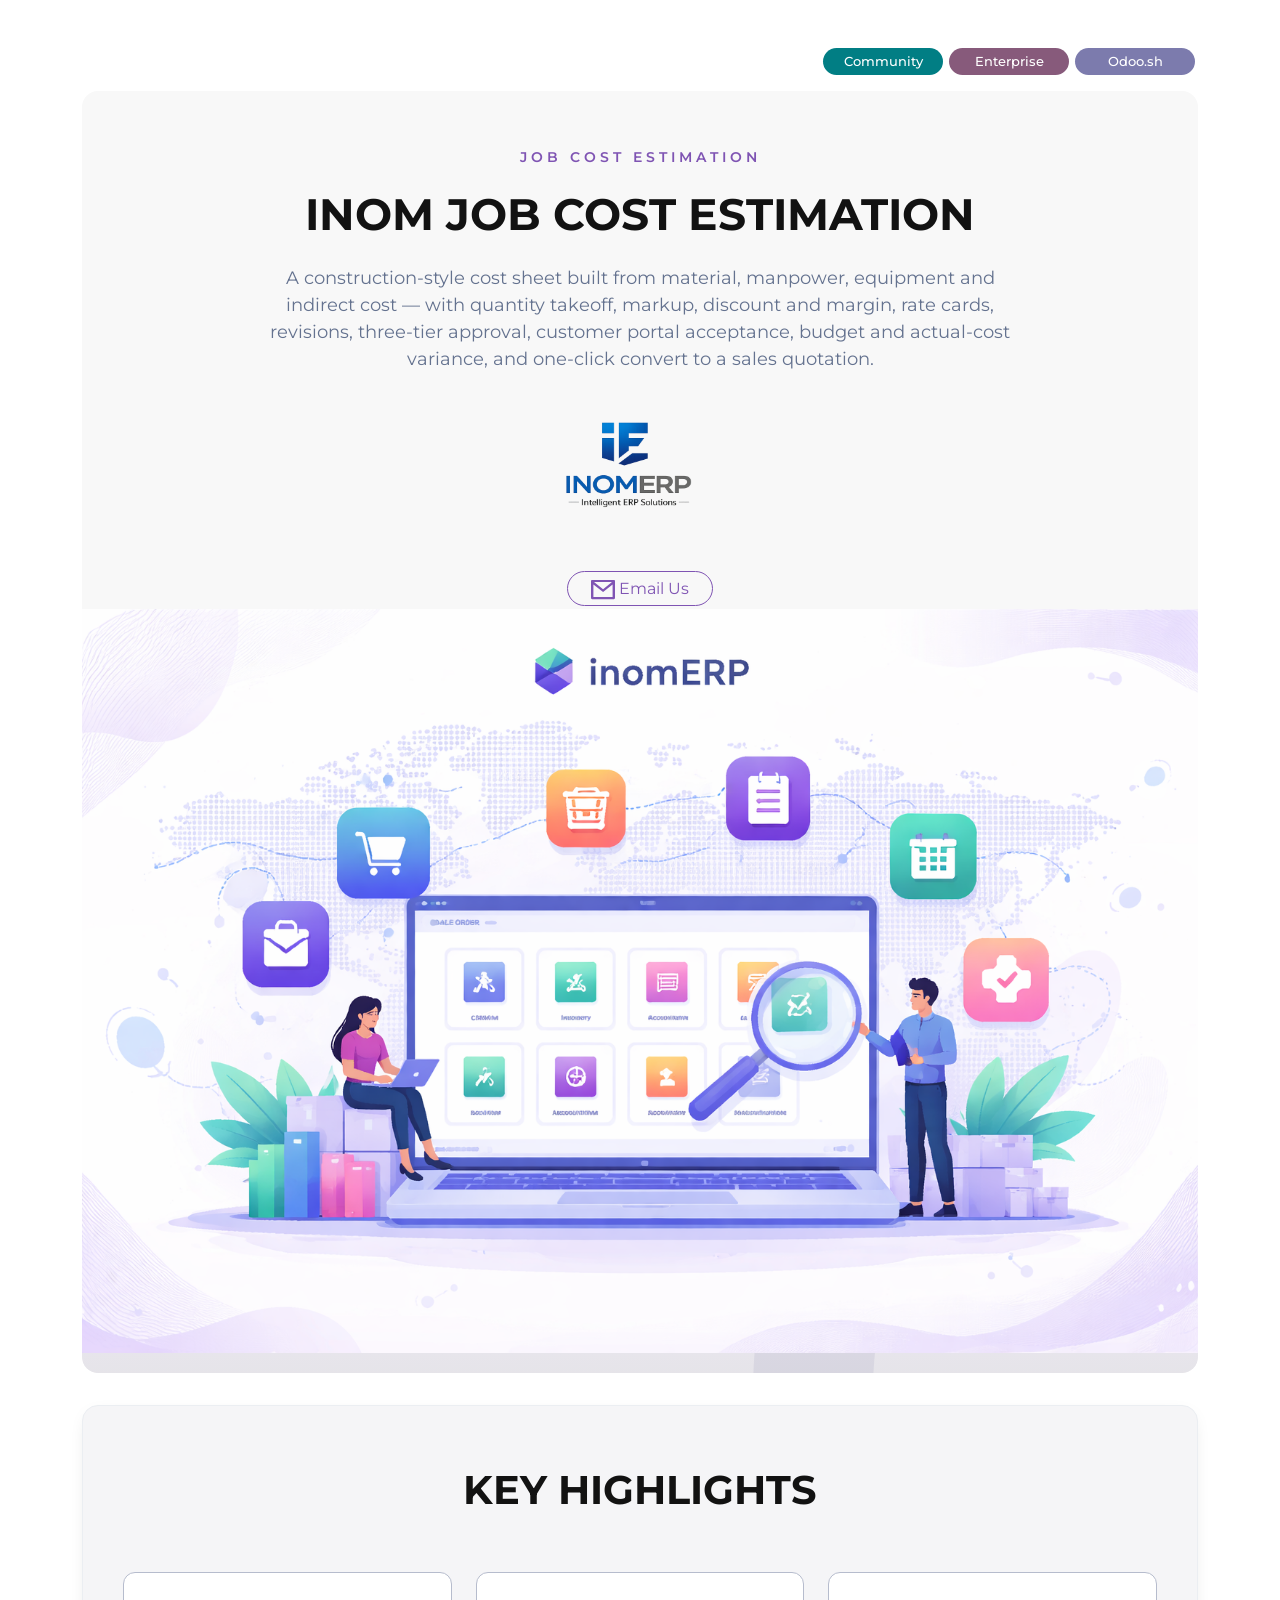
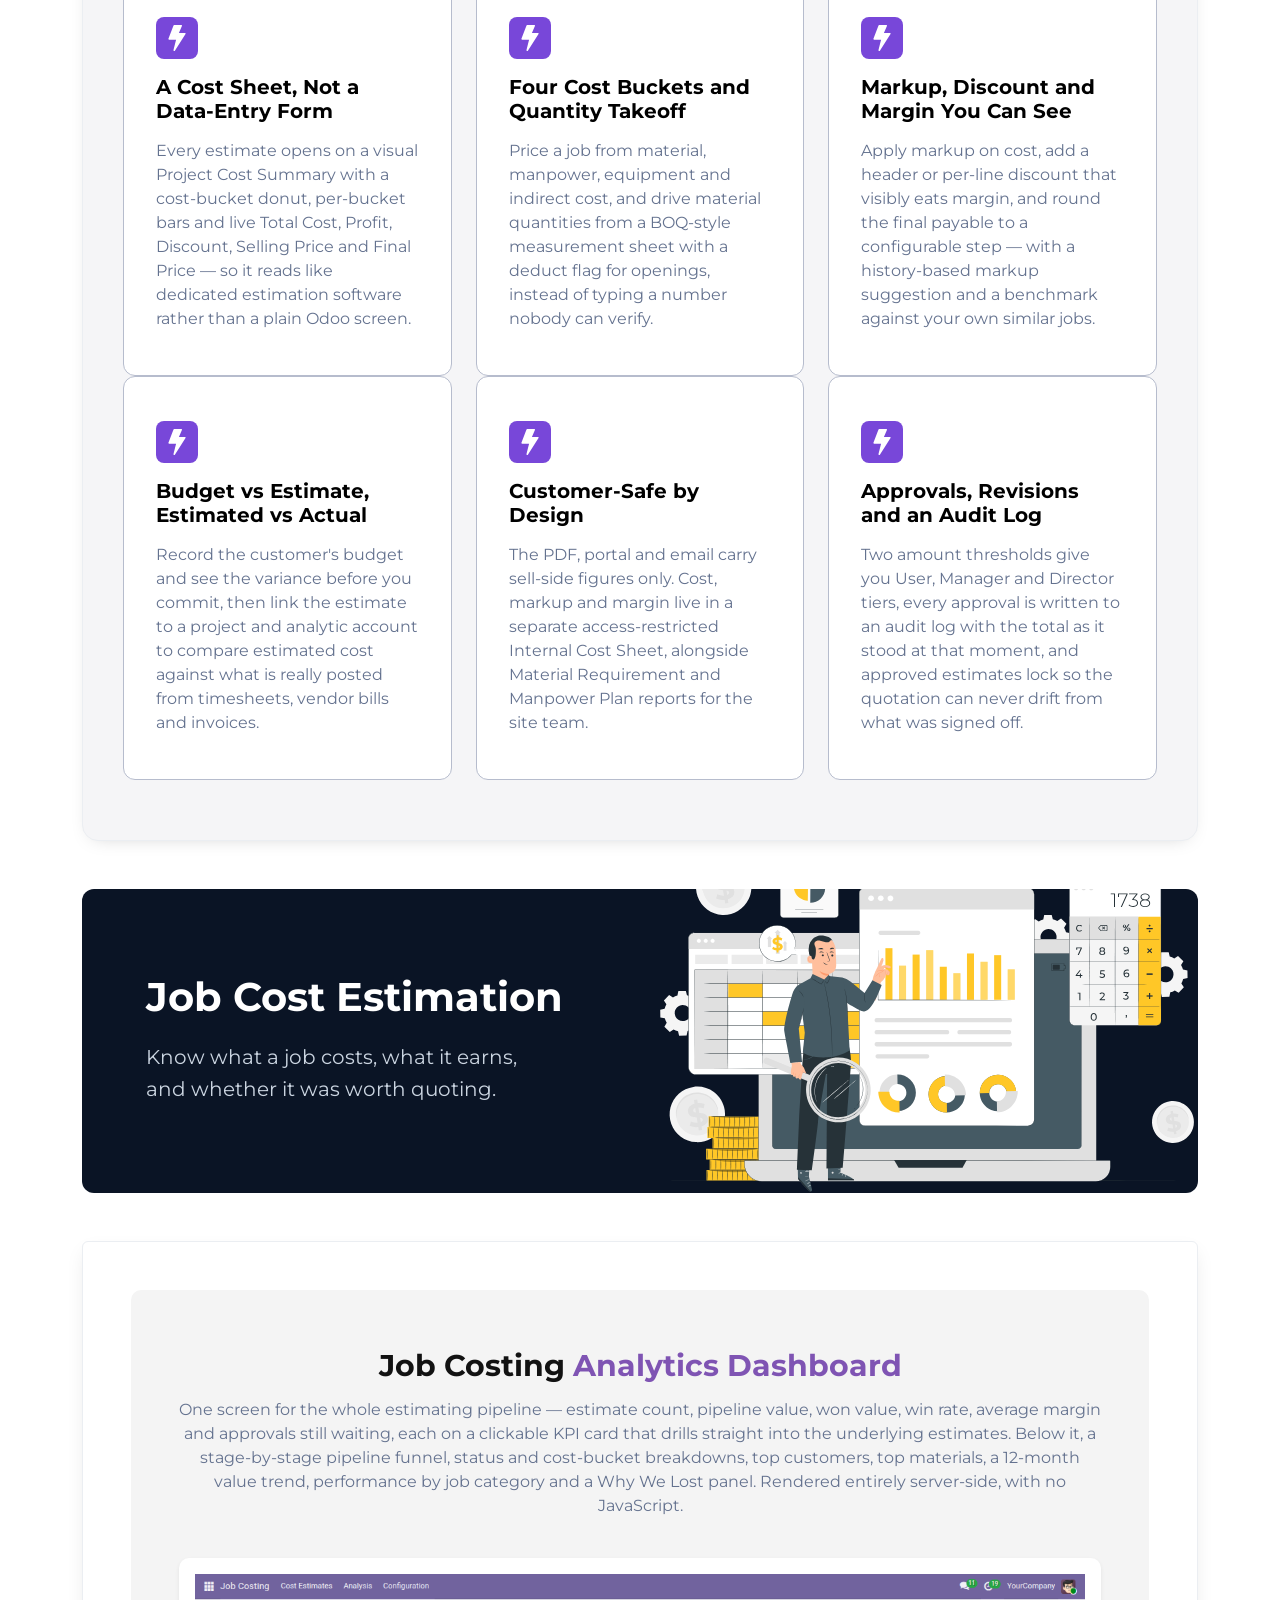
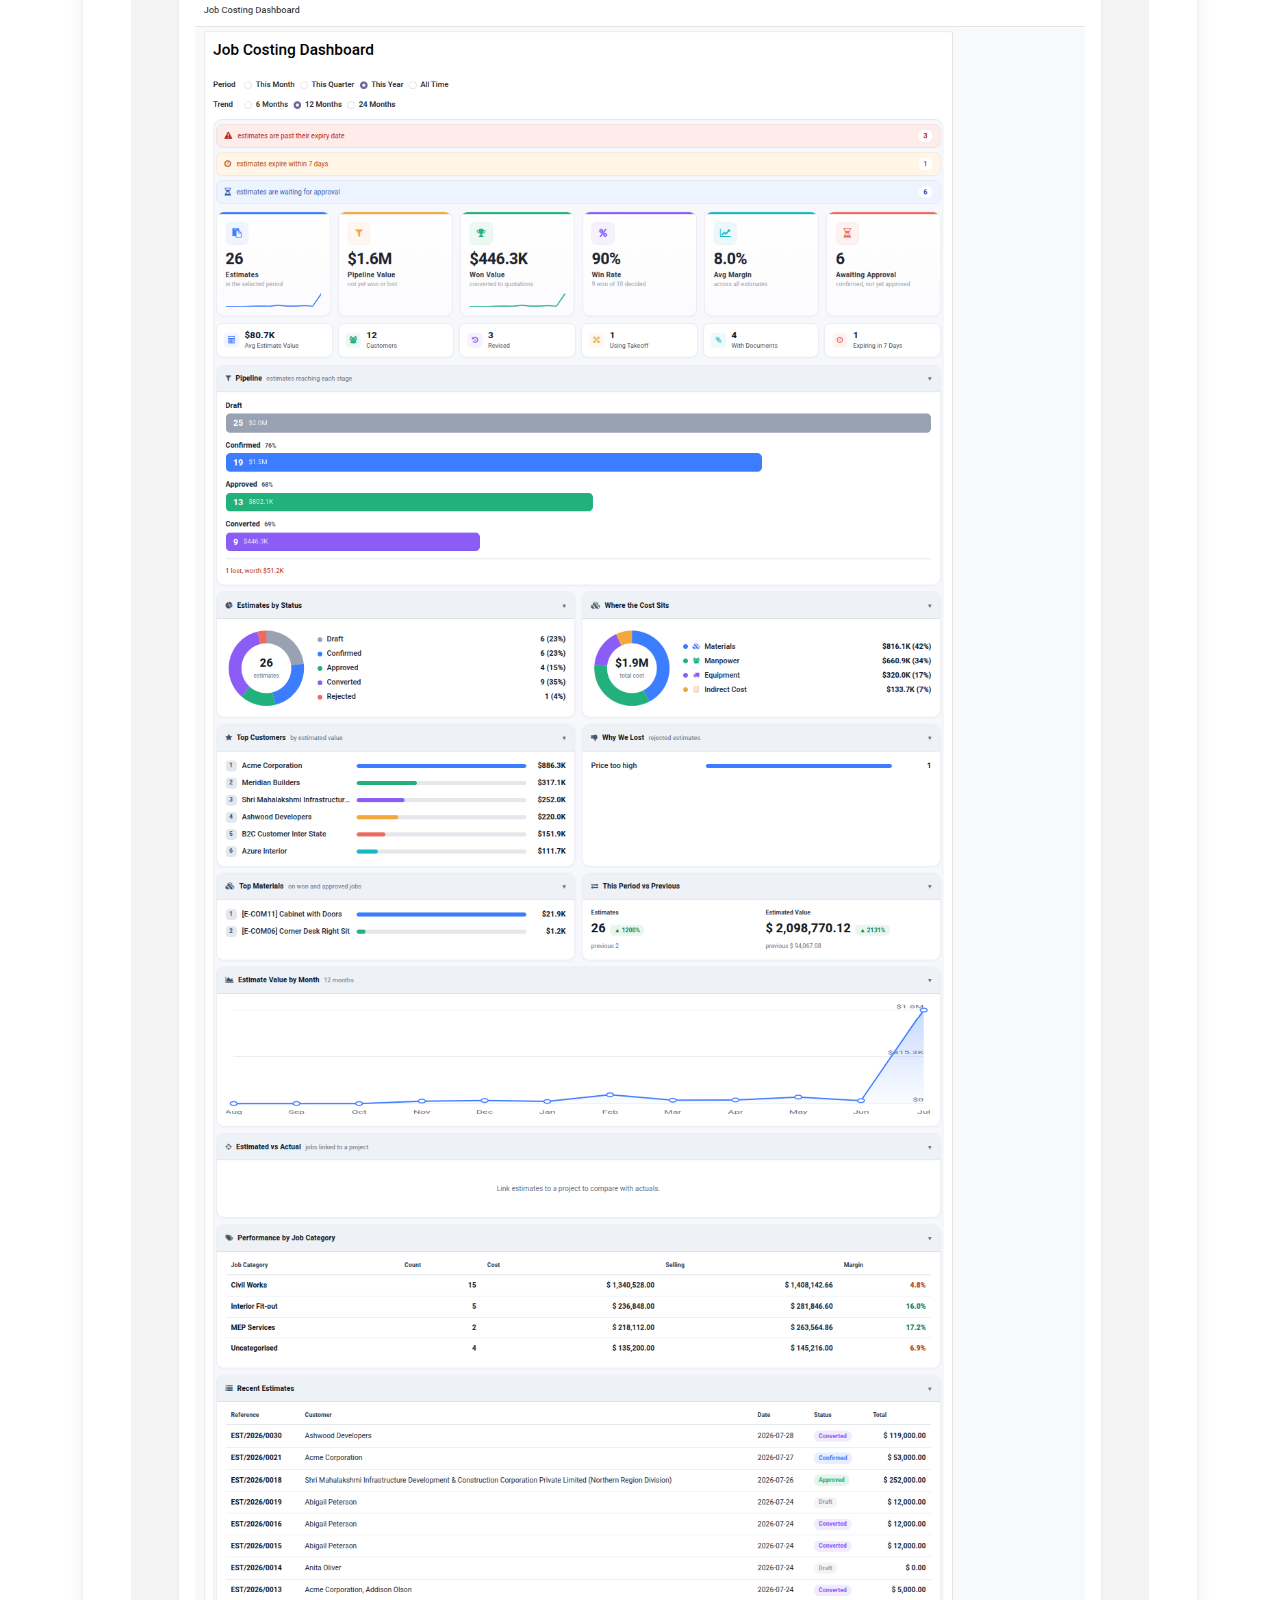
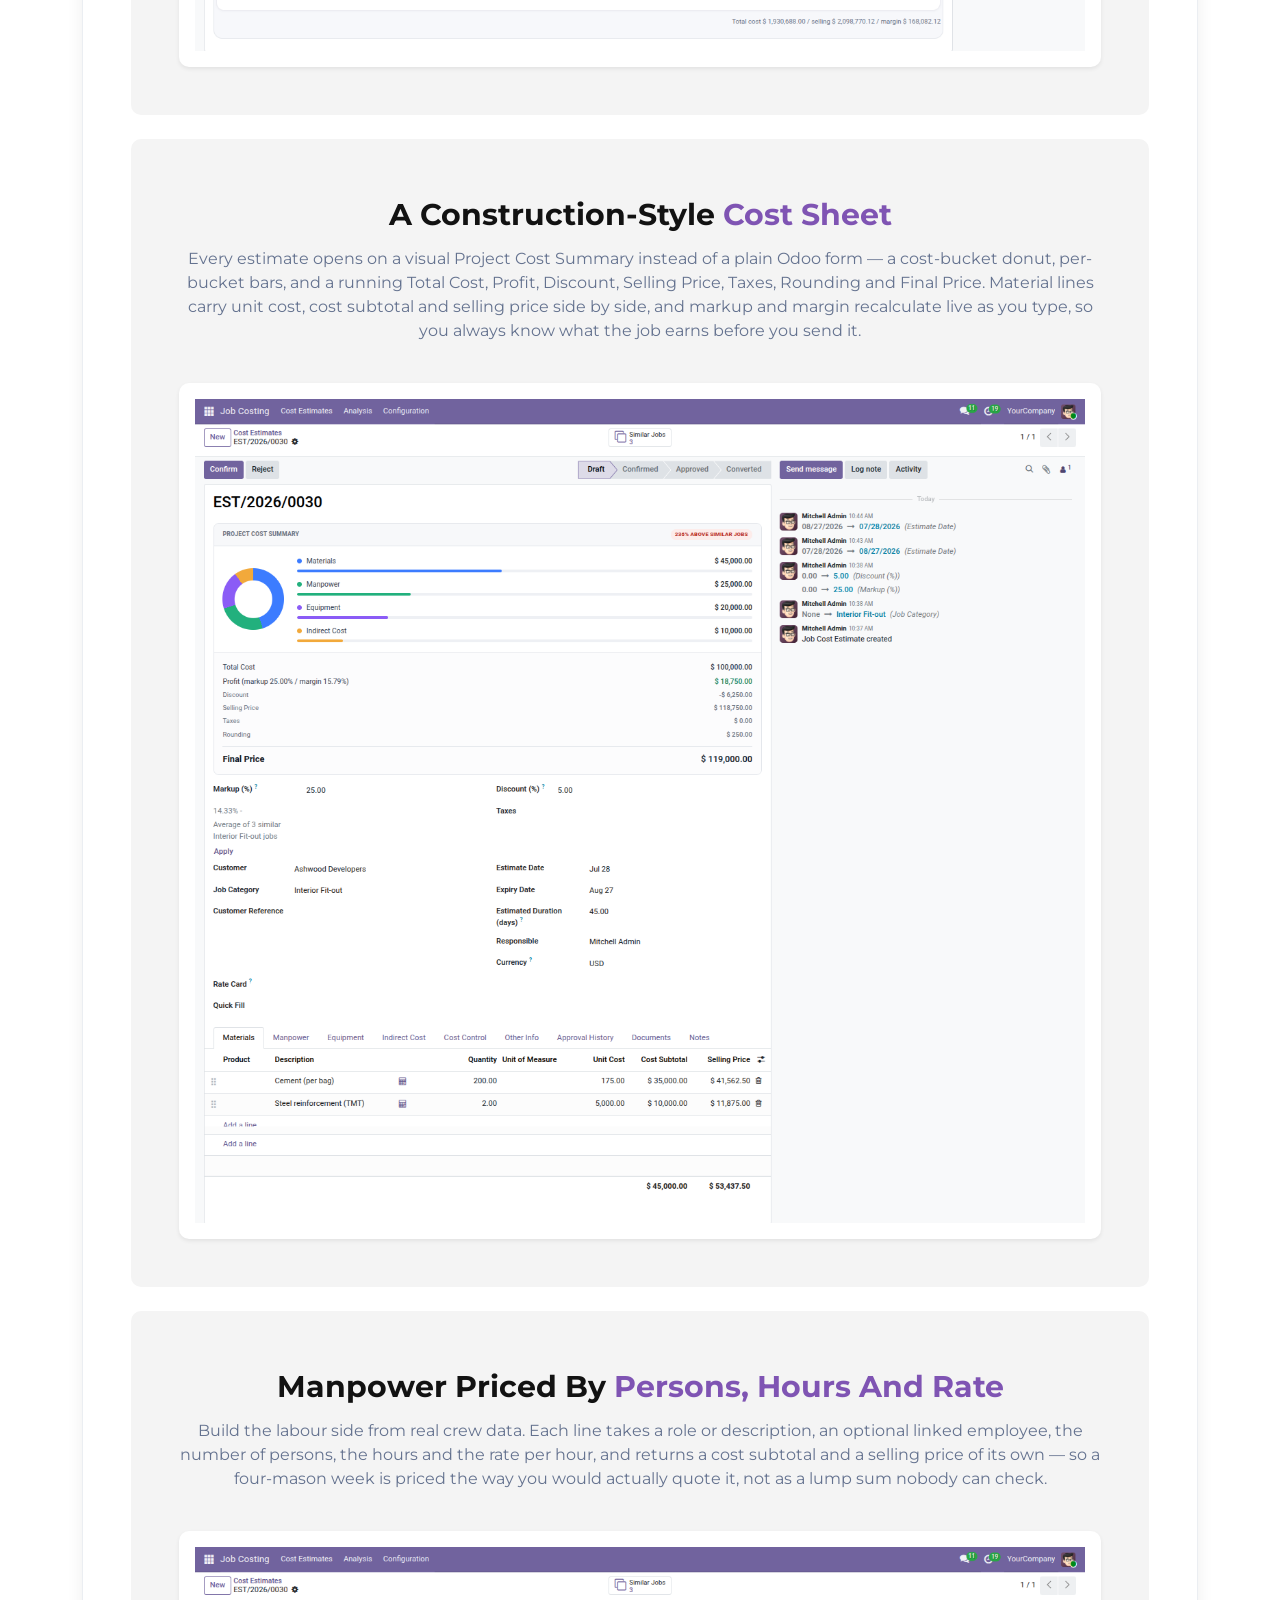
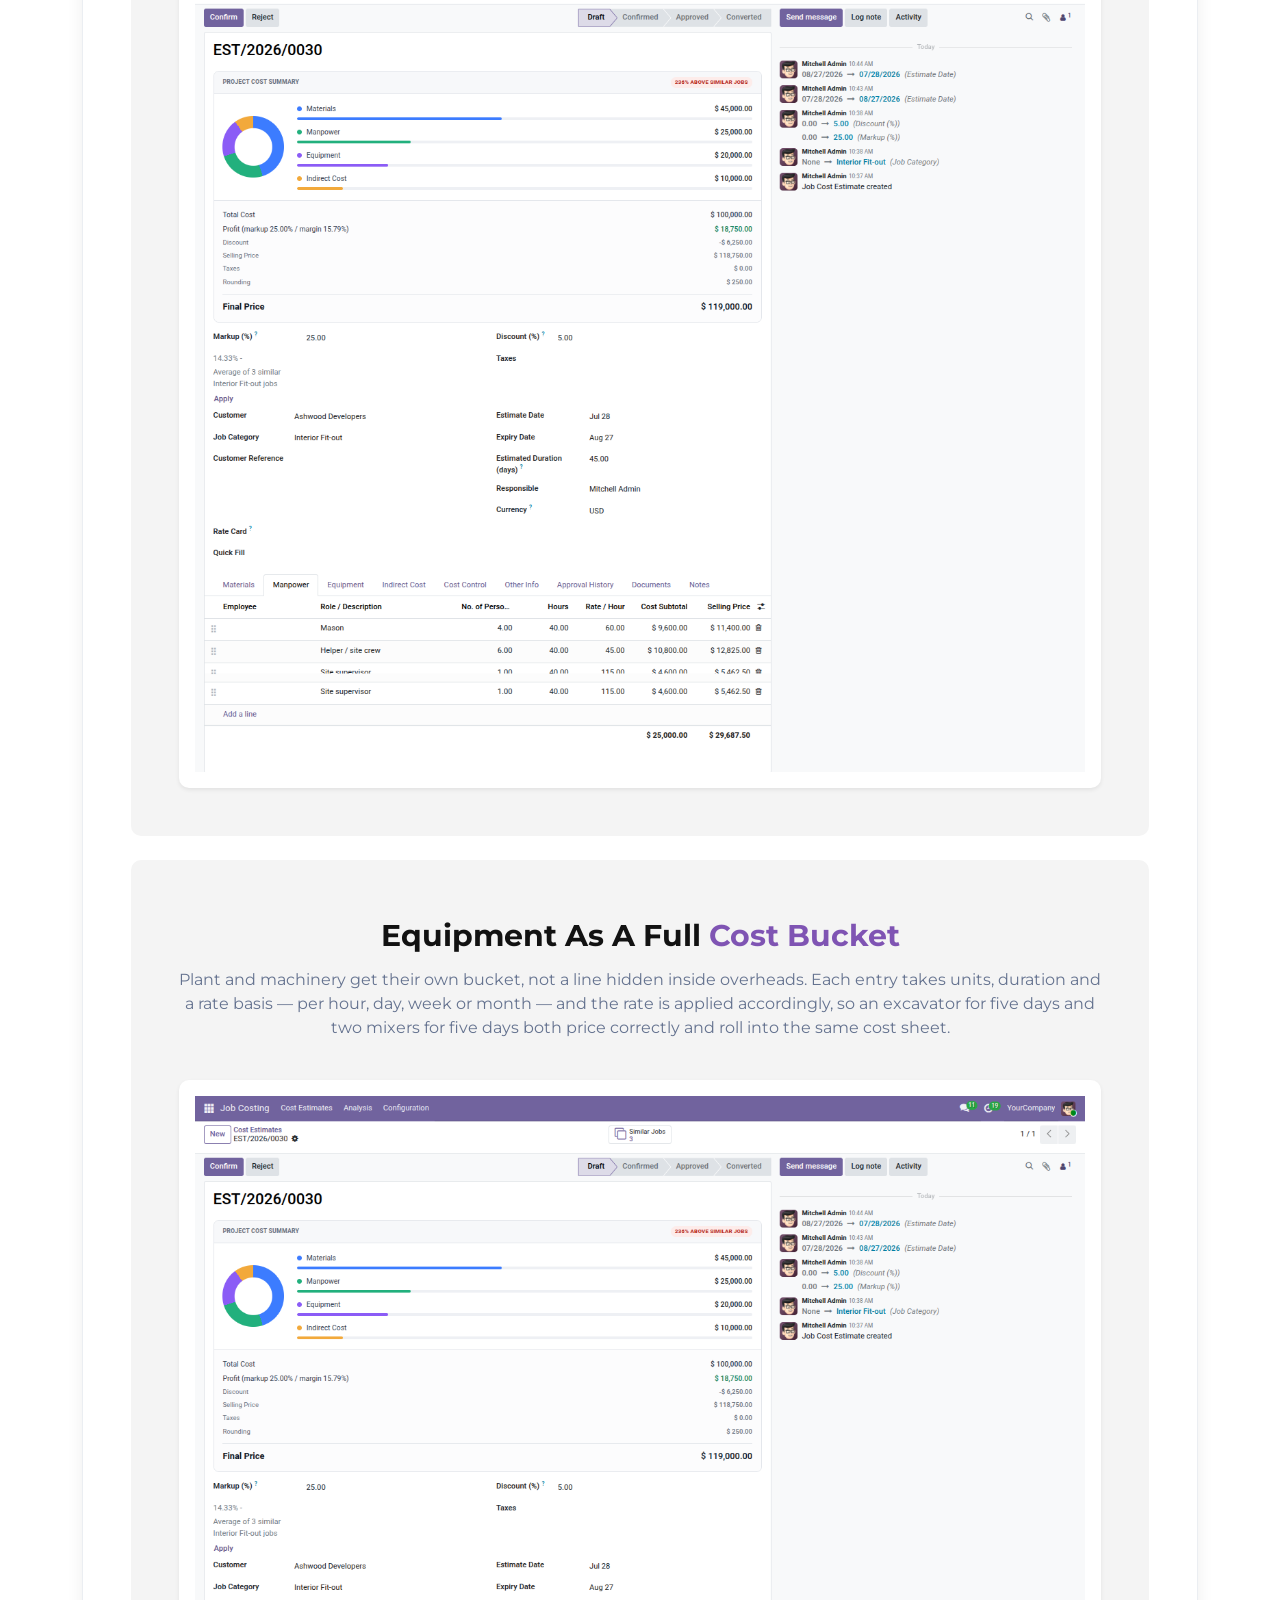
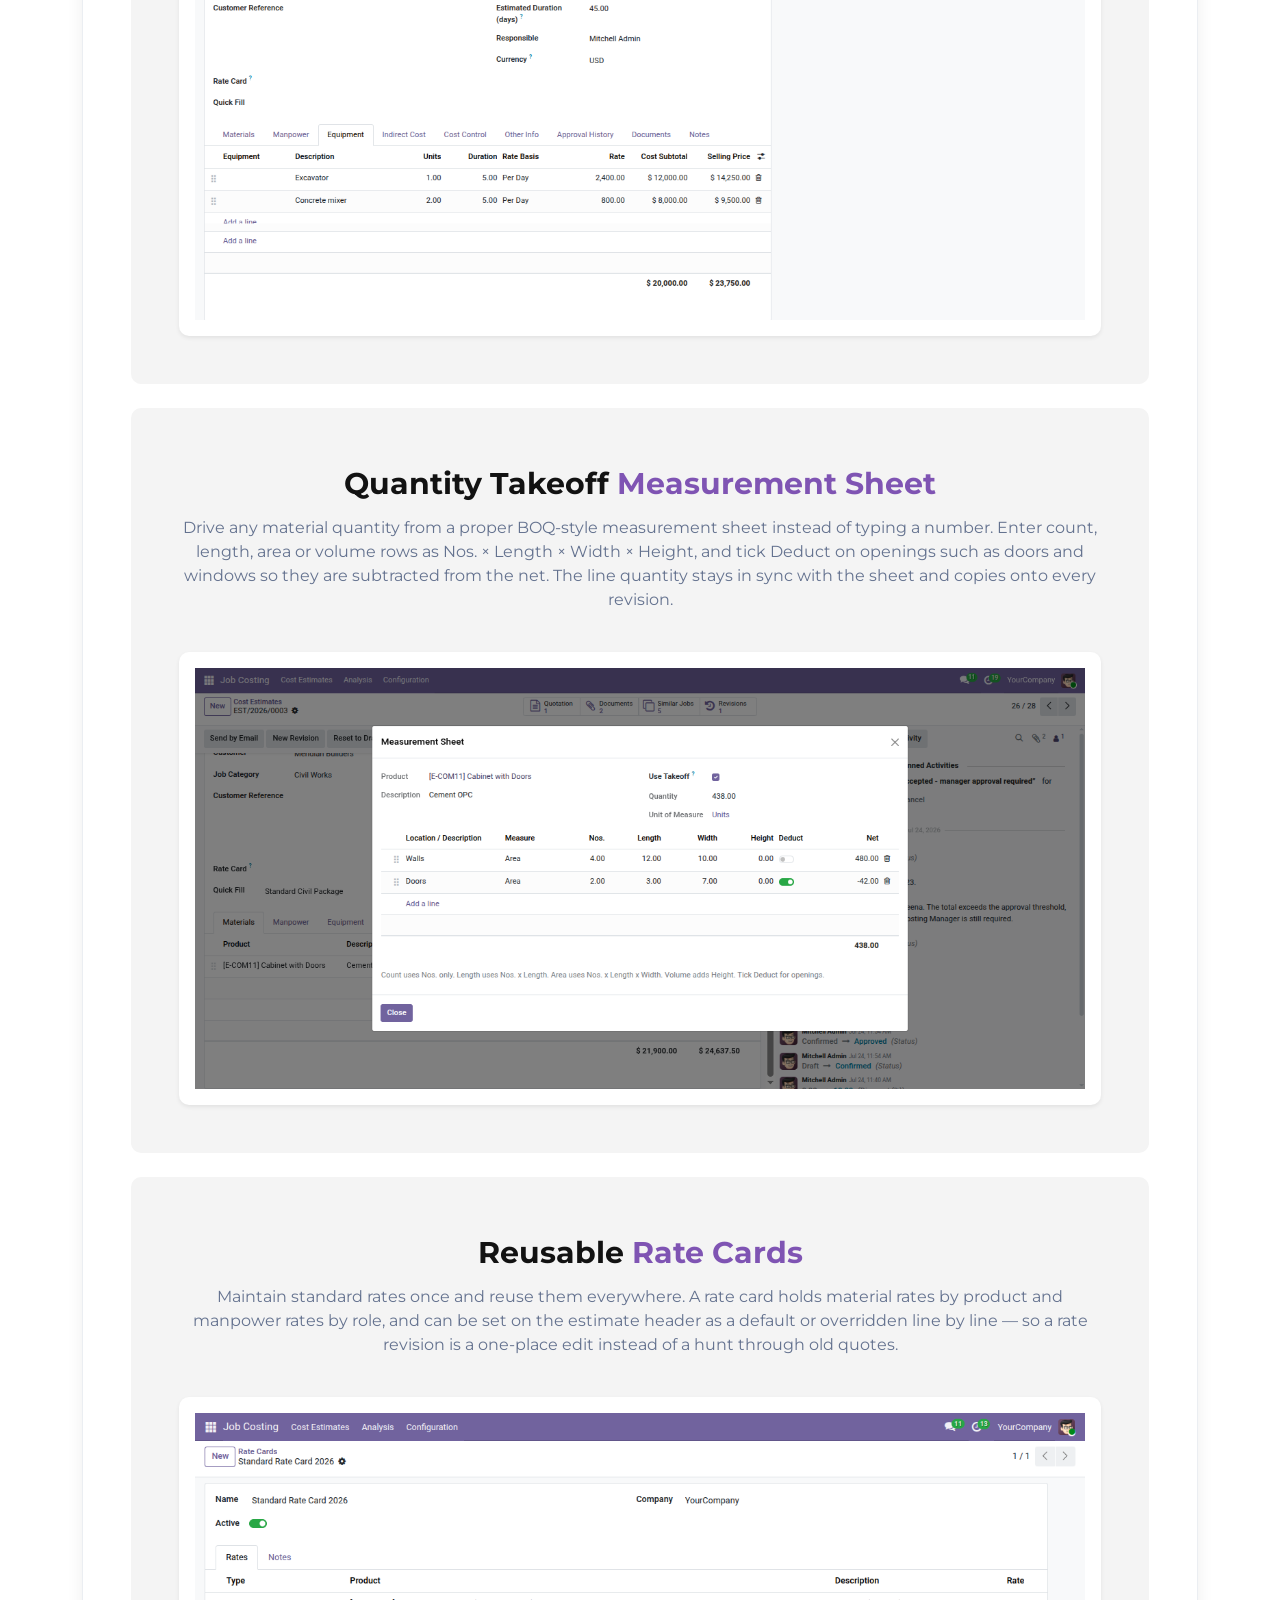
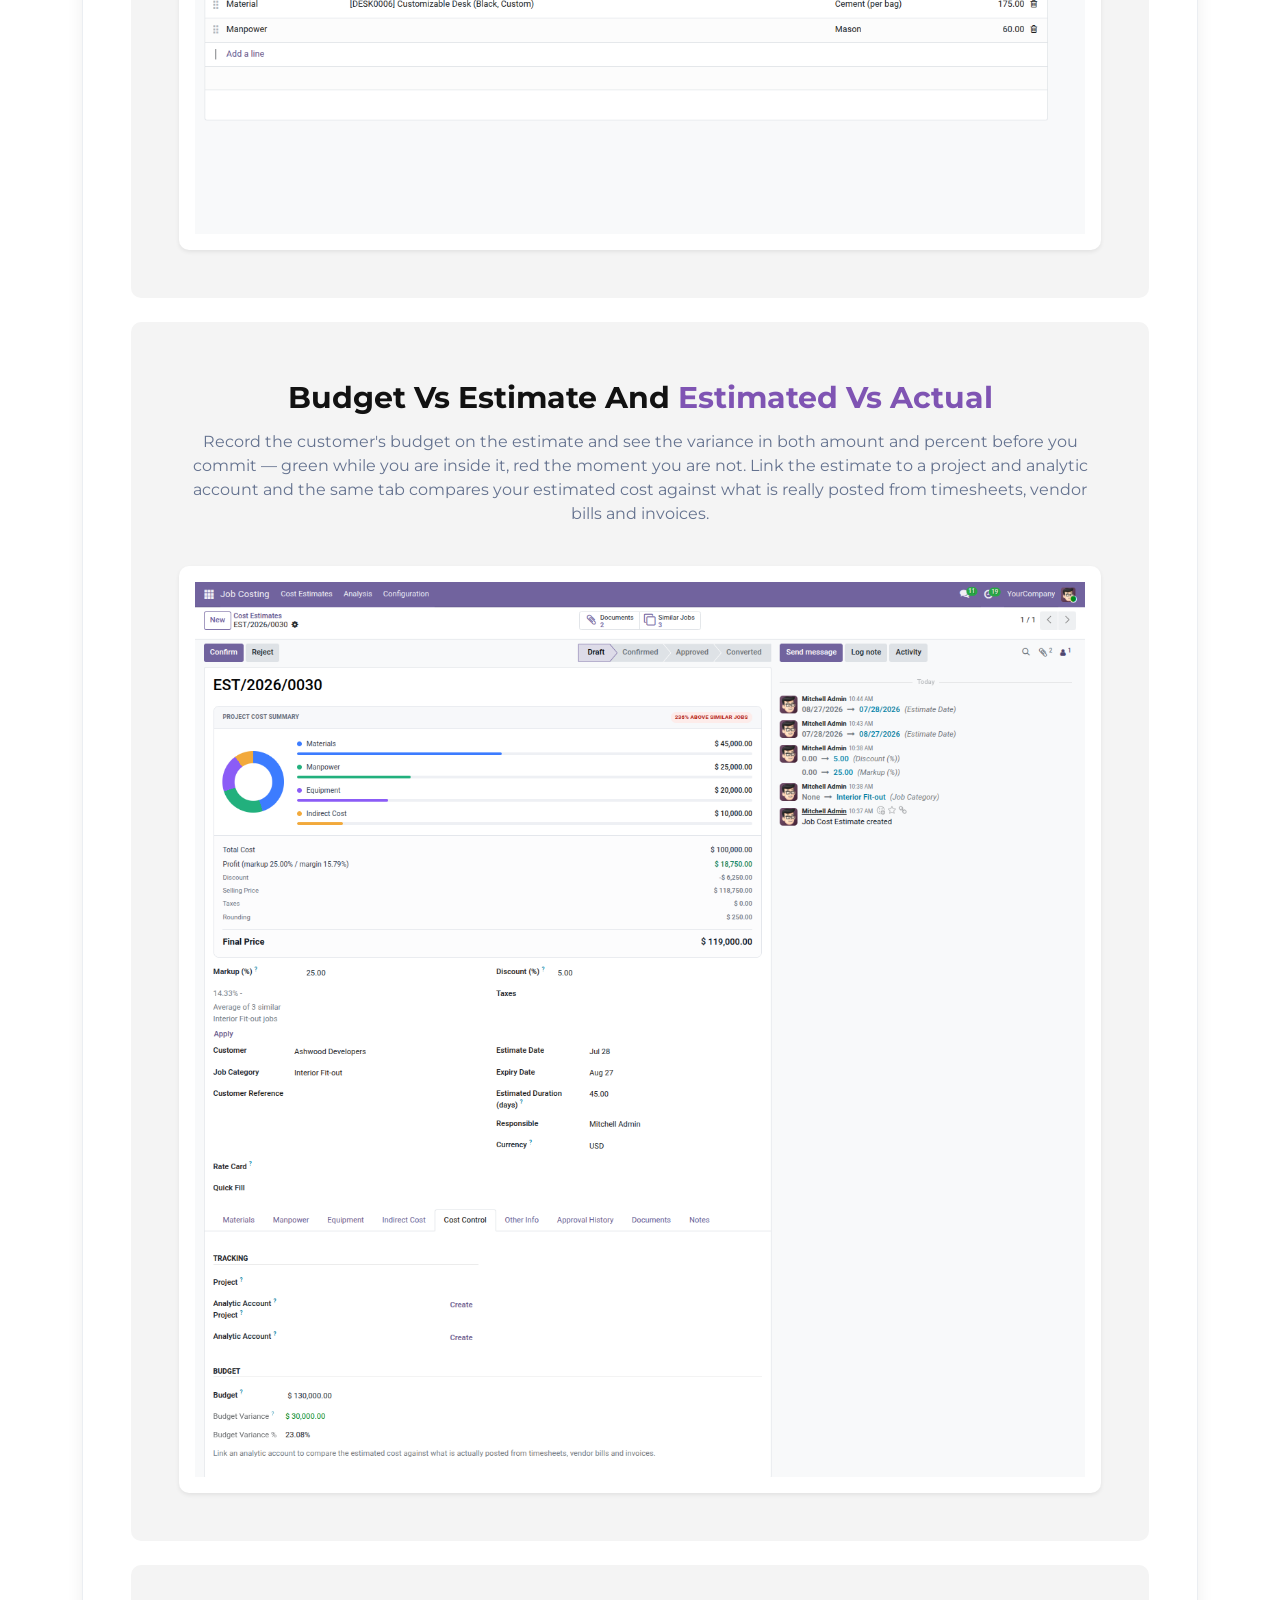
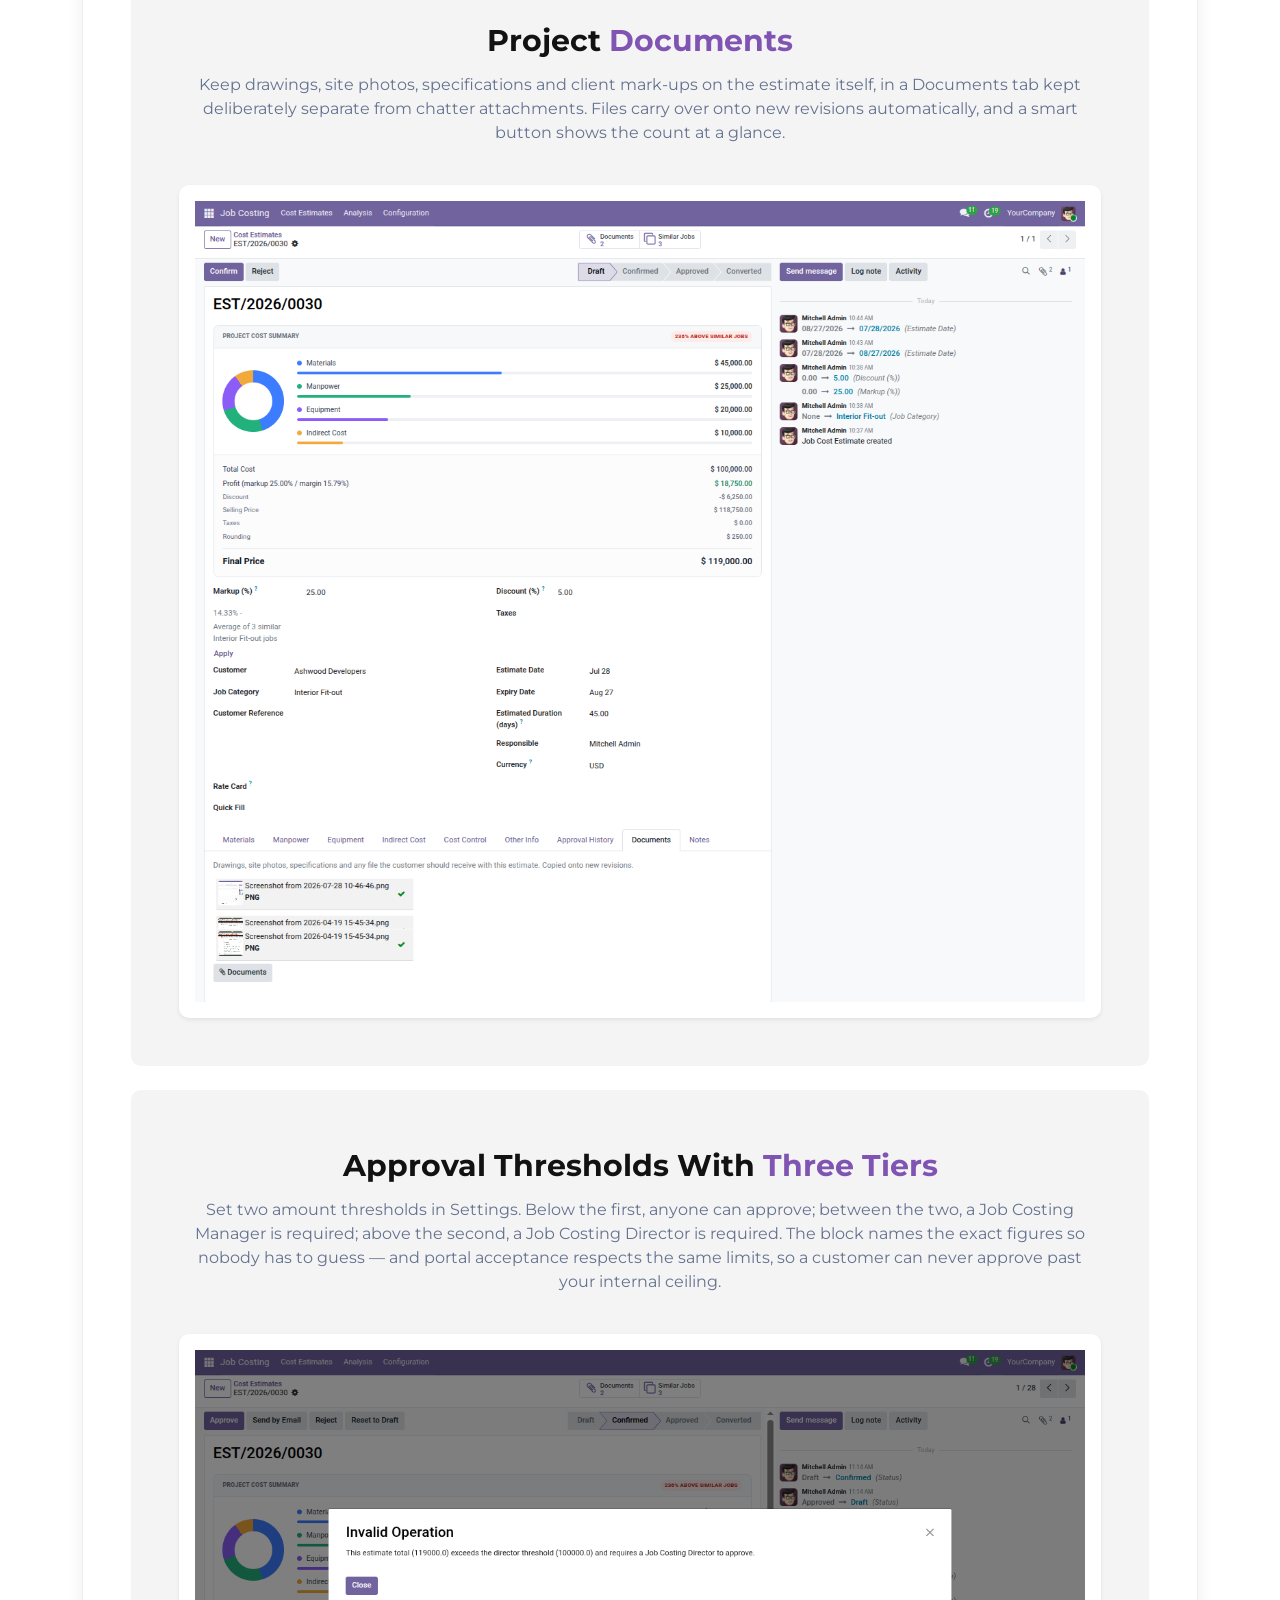
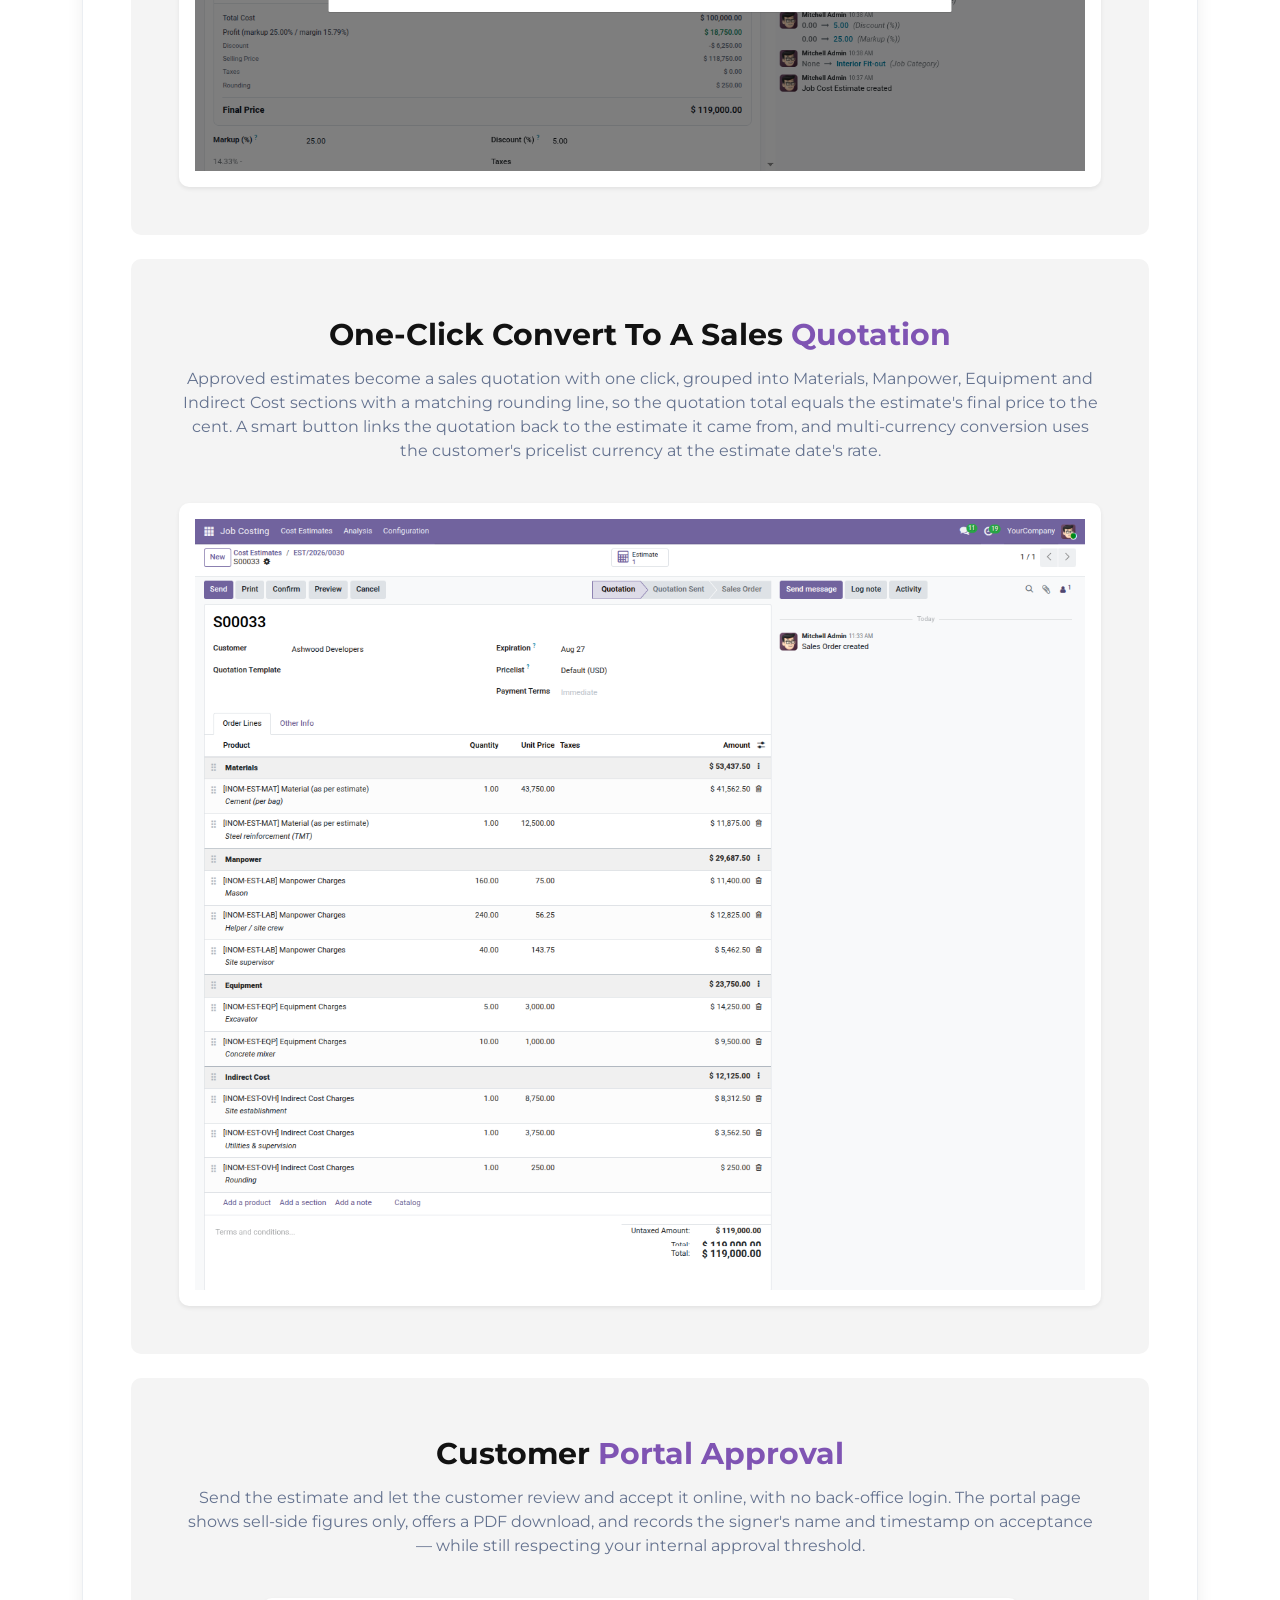
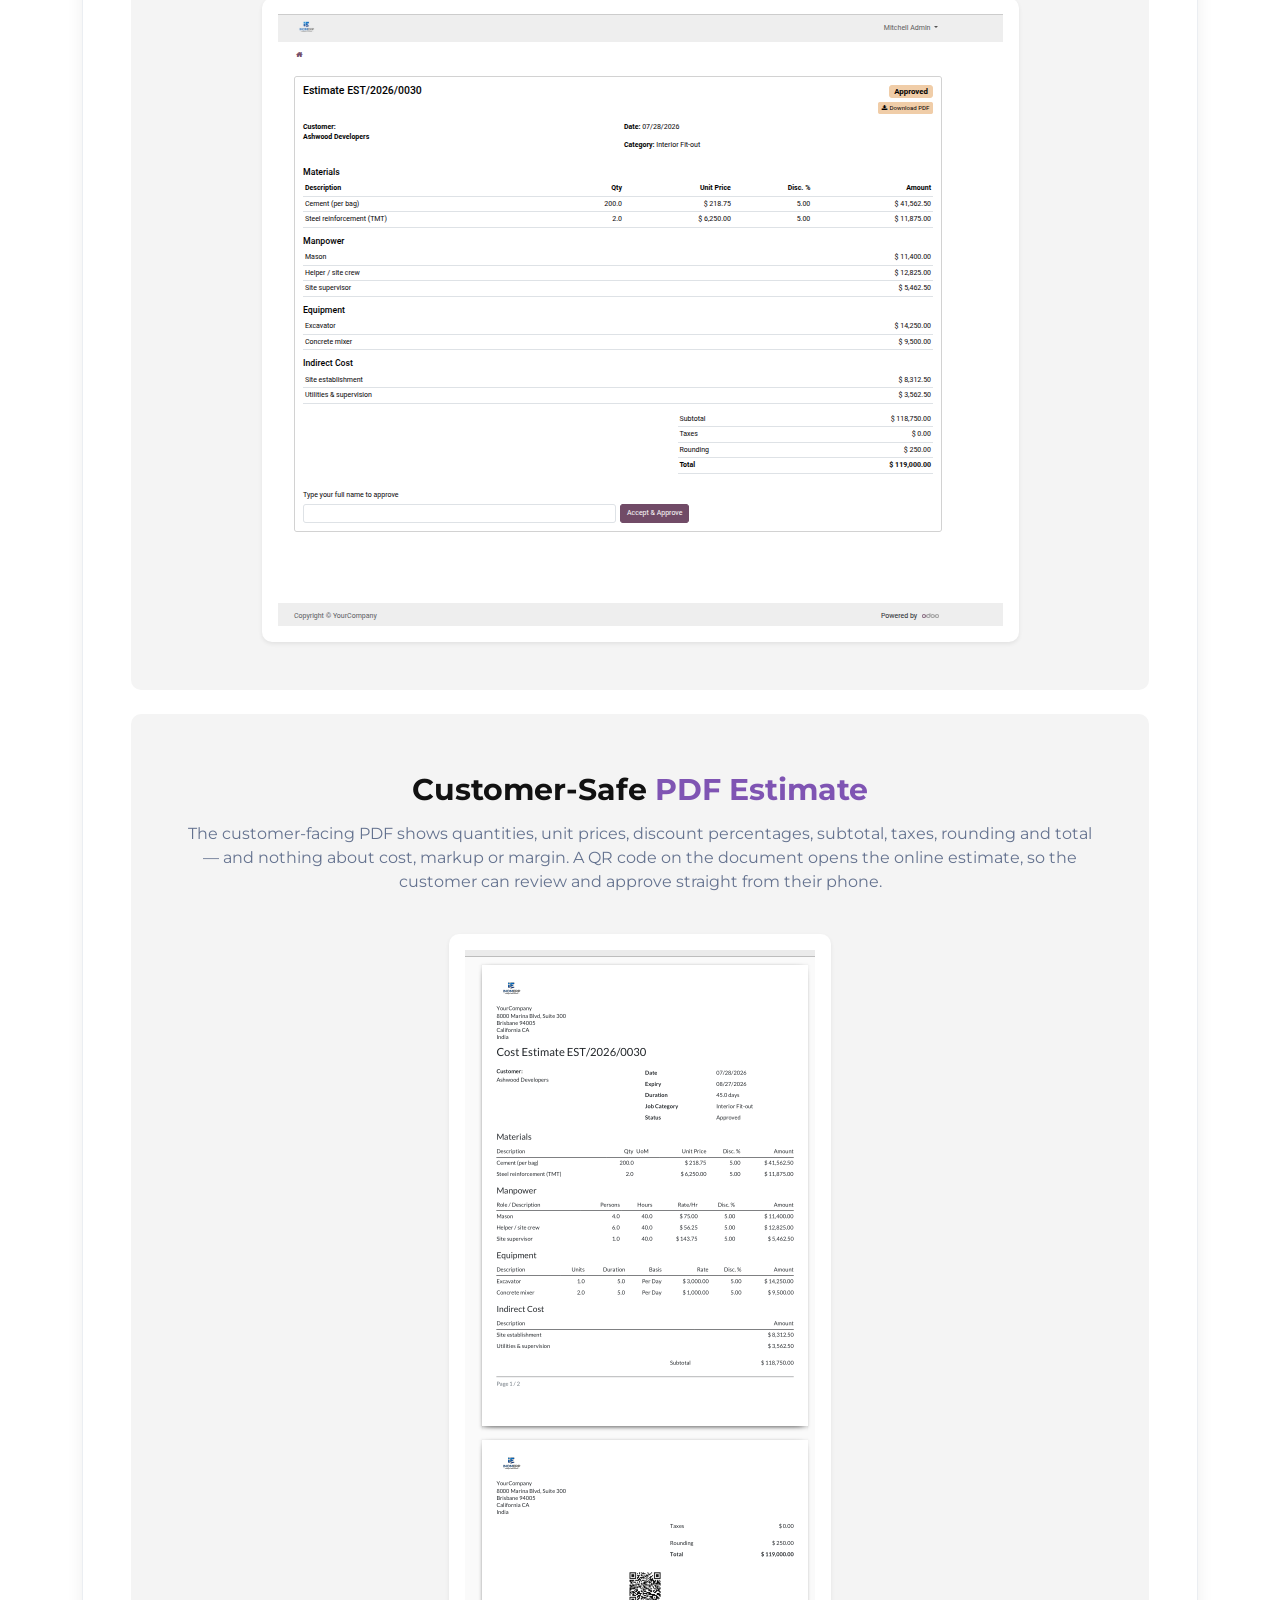
<file: inom_job_cost_estimation/static/description/index.html>
<!DOCTYPE html>
<html lang="en">
<head>
    <meta charset="UTF-8"/>
    <meta name="viewport" content="width=device-width, initial-scale=1.0"/>
    <title>Job Cost Estimation - Cost Sheet, Quantity Takeoff, Markup &amp; Margin, Portal Approval</title>
    <link href="https://cdn.jsdelivr.net/npm/bootstrap@5.0.2/dist/css/bootstrap.min.css" rel="stylesheet"/>
    <link rel="preconnect" href="https://fonts.googleapis.com">
    <link rel="preconnect" href="https://fonts.gstatic.com" crossorigin>
    <link href="https://fonts.googleapis.com/css2?family=Montserrat:ital,wght@0,100..900;1,100..900&display=swap" rel="stylesheet">
    <style>
        :root { --primary-color:#7f54b3; --bg-white:#fff; --text-color:#121212; --text-color-light:#64728f; }
        body { font-family:"Montserrat", sans-serif; }
    </style>
</head>
<body>
<!-- overview -->
<div class="container" style="font-family:'Montserrat', sans-serif;">
    <div class="my-5">

        <!-- version support -->
        <div class="my-3 d-flex align-items-center justify-content-end">
            <div class="text-center" style="background-color:#017E84 !important; font-size:0.8rem !important; color:#fff !important; font-weight:500 !important; padding:4px !important; margin:0 3px !important; border-radius:50px !important; min-width:120px !important">Community</div>
            <div class="text-center" style="background-color:#875A7B !important; color:#fff !important; font-size:0.8rem !important; font-weight:500 !important; padding:4px !important; margin:0 3px !important; border-radius:50px !important; min-width:120px !important">Enterprise</div>
            <div class="text-center" style="background-color:#7C7BAD !important; color:#fff !important; font-size:0.8rem !important; font-weight:500 !important; padding:4px !important; margin:0 3px !important; border-radius:50px !important; min-width:120px !important">Odoo.sh</div>
        </div>

        <div class="tab-content" id="myTabContent">
        <div class="tab-pane fade show active" id="home" role="tabpanel" aria-labelledby="home-tab">

            <!-- HERO (real InomERP assets) -->
            <div class="position-relative" style="border-radius:16px; background:#f8f8f8; padding:20px 0; overflow:hidden;">
                <div class="row" style="padding:2rem 0rem 0 !important;">
                    <div class="col-lg-9 mx-auto gap-3 d-flex flex-column align-items-center">
                        <p class="my-1 text-center text-uppercase" style="letter-spacing:4px; color:#7f54b3; font-weight:600; font-size:14px;">Job Cost Estimation</p>
                        <h1 class="text-center text-uppercase my-0" style="color:#121212; font-size:44px; font-weight:700;">INOM Job Cost Estimation</h1>
                        <p class="text-center my-2" style="color:#64728f; font-size:18px; max-width:760px;">A construction-style cost sheet built from material, manpower, equipment and indirect cost &mdash; with quantity takeoff, markup, discount and margin, rate cards, revisions, three-tier approval, customer portal acceptance, budget and actual-cost variance, and one-click convert to a sales quotation.</p>
                    </div>

                    <!-- InomERP logo -->
                    <div class="col-lg-12 d-flex justify-content-center align-items-center" style="margin:1rem 0;">
                        <img src="./assets/icons/logo.png" style="width:22%; height:auto;" class="img-responsive"/>
                    </div>

                    <!-- Email button -->
                    <div class="col-md-12 text-center">
                        <a href="mailto:info@inomerp.in" target="_blank" style="background-color:transparent; border-radius:35px; padding:7px 23px; border:1px solid #7f54b3; color:#7f54b3; text-decoration:none;" class="mx-1 mb-2">
                            <img style="width:24px" src="./assets/icons/mail.svg"/>
                            <span style="font-size:16px;">Email Us</span>
                        </a>
                    </div>

                    <!-- world-map hero image -->
                    <div class="d-flex justify-content-center mt-2">
                        <img src="./assets/icons/InomERP%20dashboard%20and%20global%20connections.png" class="w-100" style="z-index:3; height:auto;">
                    </div>
                </div>

                <div class="position-absolute bottom-0" style="z-index:1; width:100%;">
                    <img src="./assets/icons/banner-bg.svg" class="img-fluid w-100">
                </div>
                <div class="position-absolute bottom-0 end-0" style="z-index:2;">
                    <img src="./assets/icons/patter.svg">
                </div>
            </div>

            <!-- KEY HIGHLIGHTS -->
            <div style="border-radius:16px; padding:60px 40px; border:1px solid #EBEEF2; background:#F5F5F7; box-shadow:0px 5px 20px -11px rgba(0,0,0,0.25); margin-top:2rem;">
                <div class="row">
                    <div class="col-lg-12 d-flex flex-column justify-content-center align-items-center">
                        <h2 style="color:#121212; text-align:center; font-size:40px; font-weight:700; text-transform:uppercase; padding-bottom:50px;">Key Highlights</h2>
                    </div>
                    <div class="col-lg-4">
                        <div class="mb-4 d-flex flex-column justify-content-center gap-3" style="border-radius:12px; border:1px solid #B6BCCD; background:#FFF; padding:32px; height:100%;">
                            <div class="d-flex justify-content-center align-items-center" style="background-color:#7847D9 !important; border-radius:8px !important; height:42px; width:42px">
                                <img src="./assets/icons/feature-icon.svg" class="img-responsive" height="26px" width="26px">
                            </div>
                            <h5 class="m-0" style="color:#000 !important; font-weight:bold">A Cost Sheet, Not a Data-Entry Form</h5>
                            <p class="m-0" style="color:#64728f; font-size:16px; font-weight:400;">Every estimate opens on a visual Project Cost Summary with a cost-bucket donut, per-bucket bars and live Total Cost, Profit, Discount, Selling Price and Final Price &mdash; so it reads like dedicated estimation software rather than a plain Odoo screen.</p>
                        </div>
                    </div>
                    <div class="col-lg-4">
                        <div class="mb-4 d-flex flex-column justify-content-center gap-3" style="border-radius:12px; border:1px solid #B6BCCD; background:#FFF; padding:32px; height:100%;">
                            <div class="d-flex justify-content-center align-items-center" style="background-color:#7847D9 !important; border-radius:8px !important; height:42px; width:42px">
                                <img src="./assets/icons/feature-icon.svg" class="img-responsive" height="26px" width="26px">
                            </div>
                            <h5 class="m-0" style="color:#000 !important; font-weight:bold">Four Cost Buckets and Quantity Takeoff</h5>
                            <p class="m-0" style="color:#64728f; font-size:16px; font-weight:400;">Price a job from material, manpower, equipment and indirect cost, and drive material quantities from a BOQ-style measurement sheet with a deduct flag for openings, instead of typing a number nobody can verify.</p>
                        </div>
                    </div>
                    <div class="col-lg-4">
                        <div class="mb-4 d-flex flex-column justify-content-center gap-3" style="border-radius:12px; border:1px solid #B6BCCD; background:#FFF; padding:32px; height:100%;">
                            <div class="d-flex justify-content-center align-items-center" style="background-color:#7847D9 !important; border-radius:8px !important; height:42px; width:42px">
                                <img src="./assets/icons/feature-icon.svg" class="img-responsive" height="26px" width="26px">
                            </div>
                            <h5 class="m-0" style="color:#000 !important; font-weight:bold">Markup, Discount and Margin You Can See</h5>
                            <p class="m-0" style="color:#64728f; font-size:16px; font-weight:400;">Apply markup on cost, add a header or per-line discount that visibly eats margin, and round the final payable to a configurable step &mdash; with a history-based markup suggestion and a benchmark against your own similar jobs.</p>
                        </div>
                    </div>
                    <div class="col-lg-4">
                        <div class="mb-4 d-flex flex-column justify-content-center gap-3" style="border-radius:12px; border:1px solid #B6BCCD; background:#FFF; padding:32px; height:100%;">
                            <div class="d-flex justify-content-center align-items-center" style="background-color:#7847D9 !important; border-radius:8px !important; height:42px; width:42px">
                                <img src="./assets/icons/feature-icon.svg" class="img-responsive" height="26px" width="26px">
                            </div>
                            <h5 class="m-0" style="color:#000 !important; font-weight:bold">Budget vs Estimate, Estimated vs Actual</h5>
                            <p class="m-0" style="color:#64728f; font-size:16px; font-weight:400;">Record the customer's budget and see the variance before you commit, then link the estimate to a project and analytic account to compare estimated cost against what is really posted from timesheets, vendor bills and invoices.</p>
                        </div>
                    </div>
                    <div class="col-lg-4">
                        <div class="mb-4 d-flex flex-column justify-content-center gap-3" style="border-radius:12px; border:1px solid #B6BCCD; background:#FFF; padding:32px; height:100%;">
                            <div class="d-flex justify-content-center align-items-center" style="background-color:#7847D9 !important; border-radius:8px !important; height:42px; width:42px">
                                <img src="./assets/icons/feature-icon.svg" class="img-responsive" height="26px" width="26px">
                            </div>
                            <h5 class="m-0" style="color:#000 !important; font-weight:bold">Customer-Safe by Design</h5>
                            <p class="m-0" style="color:#64728f; font-size:16px; font-weight:400;">The PDF, portal and email carry sell-side figures only. Cost, markup and margin live in a separate access-restricted Internal Cost Sheet, alongside Material Requirement and Manpower Plan reports for the site team.</p>
                        </div>
                    </div>
                    <div class="col-lg-4">
                        <div class="mb-4 d-flex flex-column justify-content-center gap-3" style="border-radius:12px; border:1px solid #B6BCCD; background:#FFF; padding:32px; height:100%;">
                            <div class="d-flex justify-content-center align-items-center" style="background-color:#7847D9 !important; border-radius:8px !important; height:42px; width:42px">
                                <img src="./assets/icons/feature-icon.svg" class="img-responsive" height="26px" width="26px">
                            </div>
                            <h5 class="m-0" style="color:#000 !important; font-weight:bold">Approvals, Revisions and an Audit Log</h5>
                            <p class="m-0" style="color:#64728f; font-size:16px; font-weight:400;">Two amount thresholds give you User, Manager and Director tiers, every approval is written to an audit log with the total as it stood at that moment, and approved estimates lock so the quotation can never drift from what was signed off.</p>
                        </div>
                    </div>
                </div>
            </div>

            <!-- BANNER -->
            <div class="my-5">
                <div style="padding:5rem 4rem; background-color:#0A1425; border-radius:12px; position:relative; overflow:hidden;">
                    <div style="display:flex; flex-direction:column; gap:16px;">
                        <span style="font-size:40px; font-weight:700; color:#fff; line-height:56px; text-transform:capitalize; max-width:520px;">Job Cost Estimation</span>
                        <h3 style="font-size:20px; font-weight:400; color:#cbd5e1; line-height:32px;">Know what a job costs, what it earns,<br>and whether it was worth quoting.</h3>
                    </div>
                    <div style="position:absolute; bottom:0; right:0;">
                        <img src="./assets/icons/banner-pattern.svg" style="width:540px;">
                    </div>
                </div>
            </div>

            <!-- SCREENSHOTS -->
            <div class="mb-4 bg-white" style="border:1px solid #EBEEF2; border-radius:6px; box-shadow:0px 8px 20px -4px rgba(0,0,0,0.10);">
                <div class="tab-content p-md-5 p-2 py-3">
                    <div class="tab-pane fade show active">
                        <div class="position-relative mb-4" style="border-radius:10px; background-color:#f4f4f4">
                            <div class="p-md-5 p-3 position-relative">
                                <div class="row">
                                    <div class="col-md-12">
                                        <h1 style="font-weight:700; line-height:120%; text-align:center; text-transform:capitalize; font-size:40px;">
                                            <span style="color:#121212; font-size:calc(1.1rem + 1vw)">Job Costing</span><span style="color:#7f54b3; font-size:calc(1.1rem + 1vw)"> Analytics Dashboard</span>
                                        </h1>
                                    </div>
                                    <div class="col-md-12 mb-4">
                                        <p style="font-weight:400; font-size:16px; line-height:150%; text-align:center; color:#64728f">One screen for the whole estimating pipeline &mdash; estimate count, pipeline value, won value, win rate, average margin and approvals still waiting, each on a clickable KPI card that drills straight into the underlying estimates. Below it, a stage-by-stage pipeline funnel, status and cost-bucket breakdowns, top customers, top materials, a 12-month value trend, performance by job category and a Why We Lost panel. Rendered entirely server-side, with no JavaScript.</p>
                                    </div>
                                    <div class="col-md-12 text-center">
                                        <div class="d-inline-block p-3 shadow-sm" style="background-color:#fff; border-radius:10px">
                                            <img alt="Job Costing Analytics Dashboard" class="img-fluid" src="./inom13.png" style="min-height:1px;">
                                        </div>
                                    </div>
                                </div>
                            </div>
                        </div>
                        <div class="position-relative mb-4" style="border-radius:10px; background-color:#f4f4f4">
                            <div class="p-md-5 p-3 position-relative">
                                <div class="row">
                                    <div class="col-md-12">
                                        <h1 style="font-weight:700; line-height:120%; text-align:center; text-transform:capitalize; font-size:40px;">
                                            <span style="color:#121212; font-size:calc(1.1rem + 1vw)">A Construction-Style</span><span style="color:#7f54b3; font-size:calc(1.1rem + 1vw)"> Cost Sheet</span>
                                        </h1>
                                    </div>
                                    <div class="col-md-12 mb-4">
                                        <p style="font-weight:400; font-size:16px; line-height:150%; text-align:center; color:#64728f">Every estimate opens on a visual Project Cost Summary instead of a plain Odoo form &mdash; a cost-bucket donut, per-bucket bars, and a running Total Cost, Profit, Discount, Selling Price, Taxes, Rounding and Final Price. Material lines carry unit cost, cost subtotal and selling price side by side, and markup and margin recalculate live as you type, so you always know what the job earns before you send it.</p>
                                    </div>
                                    <div class="col-md-12 text-center">
                                        <div class="d-inline-block p-3 shadow-sm" style="background-color:#fff; border-radius:10px">
                                            <img alt="A Construction-Style Cost Sheet" class="img-fluid" src="./inom2.png" style="min-height:1px;">
                                        </div>
                                    </div>
                                </div>
                            </div>
                        </div>
                        <div class="position-relative mb-4" style="border-radius:10px; background-color:#f4f4f4">
                            <div class="p-md-5 p-3 position-relative">
                                <div class="row">
                                    <div class="col-md-12">
                                        <h1 style="font-weight:700; line-height:120%; text-align:center; text-transform:capitalize; font-size:40px;">
                                            <span style="color:#121212; font-size:calc(1.1rem + 1vw)">Manpower Priced by</span><span style="color:#7f54b3; font-size:calc(1.1rem + 1vw)"> Persons, Hours and Rate</span>
                                        </h1>
                                    </div>
                                    <div class="col-md-12 mb-4">
                                        <p style="font-weight:400; font-size:16px; line-height:150%; text-align:center; color:#64728f">Build the labour side from real crew data. Each line takes a role or description, an optional linked employee, the number of persons, the hours and the rate per hour, and returns a cost subtotal and a selling price of its own &mdash; so a four-mason week is priced the way you would actually quote it, not as a lump sum nobody can check.</p>
                                    </div>
                                    <div class="col-md-12 text-center">
                                        <div class="d-inline-block p-3 shadow-sm" style="background-color:#fff; border-radius:10px">
                                            <img alt="Manpower Priced by Persons, Hours and Rate" class="img-fluid" src="./inom3.png" style="min-height:1px;">
                                        </div>
                                    </div>
                                </div>
                            </div>
                        </div>
                        <div class="position-relative mb-4" style="border-radius:10px; background-color:#f4f4f4">
                            <div class="p-md-5 p-3 position-relative">
                                <div class="row">
                                    <div class="col-md-12">
                                        <h1 style="font-weight:700; line-height:120%; text-align:center; text-transform:capitalize; font-size:40px;">
                                            <span style="color:#121212; font-size:calc(1.1rem + 1vw)">Equipment as a Full</span><span style="color:#7f54b3; font-size:calc(1.1rem + 1vw)"> Cost Bucket</span>
                                        </h1>
                                    </div>
                                    <div class="col-md-12 mb-4">
                                        <p style="font-weight:400; font-size:16px; line-height:150%; text-align:center; color:#64728f">Plant and machinery get their own bucket, not a line hidden inside overheads. Each entry takes units, duration and a rate basis &mdash; per hour, day, week or month &mdash; and the rate is applied accordingly, so an excavator for five days and two mixers for five days both price correctly and roll into the same cost sheet.</p>
                                    </div>
                                    <div class="col-md-12 text-center">
                                        <div class="d-inline-block p-3 shadow-sm" style="background-color:#fff; border-radius:10px">
                                            <img alt="Equipment as a Full Cost Bucket" class="img-fluid" src="./inom5.png" style="min-height:1px;">
                                        </div>
                                    </div>
                                </div>
                            </div>
                        </div>
                        <div class="position-relative mb-4" style="border-radius:10px; background-color:#f4f4f4">
                            <div class="p-md-5 p-3 position-relative">
                                <div class="row">
                                    <div class="col-md-12">
                                        <h1 style="font-weight:700; line-height:120%; text-align:center; text-transform:capitalize; font-size:40px;">
                                            <span style="color:#121212; font-size:calc(1.1rem + 1vw)">Quantity Takeoff</span><span style="color:#7f54b3; font-size:calc(1.1rem + 1vw)"> Measurement Sheet</span>
                                        </h1>
                                    </div>
                                    <div class="col-md-12 mb-4">
                                        <p style="font-weight:400; font-size:16px; line-height:150%; text-align:center; color:#64728f">Drive any material quantity from a proper BOQ-style measurement sheet instead of typing a number. Enter count, length, area or volume rows as Nos. &times; Length &times; Width &times; Height, and tick Deduct on openings such as doors and windows so they are subtracted from the net. The line quantity stays in sync with the sheet and copies onto every revision.</p>
                                    </div>
                                    <div class="col-md-12 text-center">
                                        <div class="d-inline-block p-3 shadow-sm" style="background-color:#fff; border-radius:10px">
                                            <img alt="Quantity Takeoff Measurement Sheet" class="img-fluid" src="./inom11.png" style="min-height:1px;">
                                        </div>
                                    </div>
                                </div>
                            </div>
                        </div>
                        <div class="position-relative mb-4" style="border-radius:10px; background-color:#f4f4f4">
                            <div class="p-md-5 p-3 position-relative">
                                <div class="row">
                                    <div class="col-md-12">
                                        <h1 style="font-weight:700; line-height:120%; text-align:center; text-transform:capitalize; font-size:40px;">
                                            <span style="color:#121212; font-size:calc(1.1rem + 1vw)">Reusable</span><span style="color:#7f54b3; font-size:calc(1.1rem + 1vw)"> Rate Cards</span>
                                        </h1>
                                    </div>
                                    <div class="col-md-12 mb-4">
                                        <p style="font-weight:400; font-size:16px; line-height:150%; text-align:center; color:#64728f">Maintain standard rates once and reuse them everywhere. A rate card holds material rates by product and manpower rates by role, and can be set on the estimate header as a default or overridden line by line &mdash; so a rate revision is a one-place edit instead of a hunt through old quotes.</p>
                                    </div>
                                    <div class="col-md-12 text-center">
                                        <div class="d-inline-block p-3 shadow-sm" style="background-color:#fff; border-radius:10px">
                                            <img alt="Reusable Rate Cards" class="img-fluid" src="./inom6.png" style="min-height:1px;">
                                        </div>
                                    </div>
                                </div>
                            </div>
                        </div>
                        <div class="position-relative mb-4" style="border-radius:10px; background-color:#f4f4f4">
                            <div class="p-md-5 p-3 position-relative">
                                <div class="row">
                                    <div class="col-md-12">
                                        <h1 style="font-weight:700; line-height:120%; text-align:center; text-transform:capitalize; font-size:40px;">
                                            <span style="color:#121212; font-size:calc(1.1rem + 1vw)">Budget vs Estimate and</span><span style="color:#7f54b3; font-size:calc(1.1rem + 1vw)"> Estimated vs Actual</span>
                                        </h1>
                                    </div>
                                    <div class="col-md-12 mb-4">
                                        <p style="font-weight:400; font-size:16px; line-height:150%; text-align:center; color:#64728f">Record the customer's budget on the estimate and see the variance in both amount and percent before you commit &mdash; green while you are inside it, red the moment you are not. Link the estimate to a project and analytic account and the same tab compares your estimated cost against what is really posted from timesheets, vendor bills and invoices.</p>
                                    </div>
                                    <div class="col-md-12 text-center">
                                        <div class="d-inline-block p-3 shadow-sm" style="background-color:#fff; border-radius:10px">
                                            <img alt="Budget vs Estimate and Estimated vs Actual" class="img-fluid" src="./inom8.png" style="min-height:1px;">
                                        </div>
                                    </div>
                                </div>
                            </div>
                        </div>
                        <div class="position-relative mb-4" style="border-radius:10px; background-color:#f4f4f4">
                            <div class="p-md-5 p-3 position-relative">
                                <div class="row">
                                    <div class="col-md-12">
                                        <h1 style="font-weight:700; line-height:120%; text-align:center; text-transform:capitalize; font-size:40px;">
                                            <span style="color:#121212; font-size:calc(1.1rem + 1vw)">Project</span><span style="color:#7f54b3; font-size:calc(1.1rem + 1vw)"> Documents</span>
                                        </h1>
                                    </div>
                                    <div class="col-md-12 mb-4">
                                        <p style="font-weight:400; font-size:16px; line-height:150%; text-align:center; color:#64728f">Keep drawings, site photos, specifications and client mark-ups on the estimate itself, in a Documents tab kept deliberately separate from chatter attachments. Files carry over onto new revisions automatically, and a smart button shows the count at a glance.</p>
                                    </div>
                                    <div class="col-md-12 text-center">
                                        <div class="d-inline-block p-3 shadow-sm" style="background-color:#fff; border-radius:10px">
                                            <img alt="Project Documents" class="img-fluid" src="./inom10.png" style="min-height:1px;">
                                        </div>
                                    </div>
                                </div>
                            </div>
                        </div>
                        <div class="position-relative mb-4" style="border-radius:10px; background-color:#f4f4f4">
                            <div class="p-md-5 p-3 position-relative">
                                <div class="row">
                                    <div class="col-md-12">
                                        <h1 style="font-weight:700; line-height:120%; text-align:center; text-transform:capitalize; font-size:40px;">
                                            <span style="color:#121212; font-size:calc(1.1rem + 1vw)">Approval Thresholds with</span><span style="color:#7f54b3; font-size:calc(1.1rem + 1vw)"> Three Tiers</span>
                                        </h1>
                                    </div>
                                    <div class="col-md-12 mb-4">
                                        <p style="font-weight:400; font-size:16px; line-height:150%; text-align:center; color:#64728f">Set two amount thresholds in Settings. Below the first, anyone can approve; between the two, a Job Costing Manager is required; above the second, a Job Costing Director is required. The block names the exact figures so nobody has to guess &mdash; and portal acceptance respects the same limits, so a customer can never approve past your internal ceiling.</p>
                                    </div>
                                    <div class="col-md-12 text-center">
                                        <div class="d-inline-block p-3 shadow-sm" style="background-color:#fff; border-radius:10px">
                                            <img alt="Approval Thresholds with Three Tiers" class="img-fluid" src="./inom12.png" style="min-height:1px;">
                                        </div>
                                    </div>
                                </div>
                            </div>
                        </div>
                        <div class="position-relative mb-4" style="border-radius:10px; background-color:#f4f4f4">
                            <div class="p-md-5 p-3 position-relative">
                                <div class="row">
                                    <div class="col-md-12">
                                        <h1 style="font-weight:700; line-height:120%; text-align:center; text-transform:capitalize; font-size:40px;">
                                            <span style="color:#121212; font-size:calc(1.1rem + 1vw)">One-Click Convert to a Sales</span><span style="color:#7f54b3; font-size:calc(1.1rem + 1vw)"> Quotation</span>
                                        </h1>
                                    </div>
                                    <div class="col-md-12 mb-4">
                                        <p style="font-weight:400; font-size:16px; line-height:150%; text-align:center; color:#64728f">Approved estimates become a sales quotation with one click, grouped into Materials, Manpower, Equipment and Indirect Cost sections with a matching rounding line, so the quotation total equals the estimate's final price to the cent. A smart button links the quotation back to the estimate it came from, and multi-currency conversion uses the customer's pricelist currency at the estimate date's rate.</p>
                                    </div>
                                    <div class="col-md-12 text-center">
                                        <div class="d-inline-block p-3 shadow-sm" style="background-color:#fff; border-radius:10px">
                                            <img alt="One-Click Convert to a Sales Quotation" class="img-fluid" src="./inom14.png" style="min-height:1px;">
                                        </div>
                                    </div>
                                </div>
                            </div>
                        </div>
                        <div class="position-relative mb-4" style="border-radius:10px; background-color:#f4f4f4">
                            <div class="p-md-5 p-3 position-relative">
                                <div class="row">
                                    <div class="col-md-12">
                                        <h1 style="font-weight:700; line-height:120%; text-align:center; text-transform:capitalize; font-size:40px;">
                                            <span style="color:#121212; font-size:calc(1.1rem + 1vw)">Customer</span><span style="color:#7f54b3; font-size:calc(1.1rem + 1vw)"> Portal Approval</span>
                                        </h1>
                                    </div>
                                    <div class="col-md-12 mb-4">
                                        <p style="font-weight:400; font-size:16px; line-height:150%; text-align:center; color:#64728f">Send the estimate and let the customer review and accept it online, with no back-office login. The portal page shows sell-side figures only, offers a PDF download, and records the signer's name and timestamp on acceptance &mdash; while still respecting your internal approval threshold.</p>
                                    </div>
                                    <div class="col-md-12 text-center">
                                        <div class="d-inline-block p-3 shadow-sm" style="background-color:#fff; border-radius:10px">
                                            <img alt="Customer Portal Approval" class="img-fluid" src="./inom19.png" style="min-height:1px;">
                                        </div>
                                    </div>
                                </div>
                            </div>
                        </div>
                        <div class="position-relative mb-4" style="border-radius:10px; background-color:#f4f4f4">
                            <div class="p-md-5 p-3 position-relative">
                                <div class="row">
                                    <div class="col-md-12">
                                        <h1 style="font-weight:700; line-height:120%; text-align:center; text-transform:capitalize; font-size:40px;">
                                            <span style="color:#121212; font-size:calc(1.1rem + 1vw)">Customer-Safe</span><span style="color:#7f54b3; font-size:calc(1.1rem + 1vw)"> PDF Estimate</span>
                                        </h1>
                                    </div>
                                    <div class="col-md-12 mb-4">
                                        <p style="font-weight:400; font-size:16px; line-height:150%; text-align:center; color:#64728f">The customer-facing PDF shows quantities, unit prices, discount percentages, subtotal, taxes, rounding and total &mdash; and nothing about cost, markup or margin. A QR code on the document opens the online estimate, so the customer can review and approve straight from their phone.</p>
                                    </div>
                                    <div class="col-md-12 text-center">
                                        <div class="d-inline-block p-3 shadow-sm" style="background-color:#fff; border-radius:10px">
                                            <img alt="Customer-Safe PDF Estimate" class="img-fluid" src="./inom15.png" style="min-height:1px;">
                                        </div>
                                    </div>
                                </div>
                            </div>
                        </div>
                        <div class="position-relative mb-4" style="border-radius:10px; background-color:#f4f4f4">
                            <div class="p-md-5 p-3 position-relative">
                                <div class="row">
                                    <div class="col-md-12">
                                        <h1 style="font-weight:700; line-height:120%; text-align:center; text-transform:capitalize; font-size:40px;">
                                            <span style="color:#121212; font-size:calc(1.1rem + 1vw)">Restricted</span><span style="color:#7f54b3; font-size:calc(1.1rem + 1vw)"> Internal Cost Sheet</span>
                                        </h1>
                                    </div>
                                    <div class="col-md-12 mb-4">
                                        <p style="font-weight:400; font-size:16px; line-height:150%; text-align:center; color:#64728f">A separate, access-restricted report carries the numbers the customer must never see: cost, markup percentage, selling price and margin for every line and every bucket, with total cost, markup, margin amount, margin percentage and final price summarised at the end.</p>
                                    </div>
                                    <div class="col-md-12 text-center">
                                        <div class="d-inline-block p-3 shadow-sm" style="background-color:#fff; border-radius:10px">
                                            <img alt="Restricted Internal Cost Sheet" class="img-fluid" src="./inom16.png" style="min-height:1px;">
                                        </div>
                                    </div>
                                </div>
                            </div>
                        </div>
                        <div class="position-relative mb-4" style="border-radius:10px; background-color:#f4f4f4">
                            <div class="p-md-5 p-3 position-relative">
                                <div class="row">
                                    <div class="col-md-12">
                                        <h1 style="font-weight:700; line-height:120%; text-align:center; text-transform:capitalize; font-size:40px;">
                                            <span style="color:#121212; font-size:calc(1.1rem + 1vw)">Material Requirement</span><span style="color:#7f54b3; font-size:calc(1.1rem + 1vw)"> Report</span>
                                        </h1>
                                    </div>
                                    <div class="col-md-12 mb-4">
                                        <p style="font-weight:400; font-size:16px; line-height:150%; text-align:center; color:#64728f">Print the material side of an estimate as a purchasing and site list &mdash; product, description, quantity, unit of measure, unit cost and cost per line with a total material cost &mdash; ready to hand to procurement or the storekeeper.</p>
                                    </div>
                                    <div class="col-md-12 text-center">
                                        <div class="d-inline-block p-3 shadow-sm" style="background-color:#fff; border-radius:10px">
                                            <img alt="Material Requirement Report" class="img-fluid" src="./inom17.png" style="min-height:1px;">
                                        </div>
                                    </div>
                                </div>
                            </div>
                        </div>
                        <div class="position-relative mb-4" style="border-radius:10px; background-color:#f4f4f4">
                            <div class="p-md-5 p-3 position-relative">
                                <div class="row">
                                    <div class="col-md-12">
                                        <h1 style="font-weight:700; line-height:120%; text-align:center; text-transform:capitalize; font-size:40px;">
                                            <span style="color:#121212; font-size:calc(1.1rem + 1vw)">Manpower Plan</span><span style="color:#7f54b3; font-size:calc(1.1rem + 1vw)"> Report</span>
                                        </h1>
                                    </div>
                                    <div class="col-md-12 mb-4">
                                        <p style="font-weight:400; font-size:16px; line-height:150%; text-align:center; color:#64728f">Print the labour and equipment side as a resourcing plan &mdash; role, employee, persons, hours, man-hours and cost per line, plus equipment with units, duration and rate basis &mdash; so the site team knows exactly what the job was priced to use.</p>
                                    </div>
                                    <div class="col-md-12 text-center">
                                        <div class="d-inline-block p-3 shadow-sm" style="background-color:#fff; border-radius:10px">
                                            <img alt="Manpower Plan Report" class="img-fluid" src="./inom18.png" style="min-height:1px;">
                                        </div>
                                    </div>
                                </div>
                            </div>
                        </div>
                        <div class="position-relative mb-4" style="border-radius:10px; background-color:#f4f4f4">
                            <div class="p-md-5 p-3 position-relative">
                                <div class="row">
                                    <div class="col-md-12">
                                        <h1 style="font-weight:700; line-height:120%; text-align:center; text-transform:capitalize; font-size:40px;">
                                            <span style="color:#121212; font-size:calc(1.1rem + 1vw)">Win / Loss Tracking with</span><span style="color:#7f54b3; font-size:calc(1.1rem + 1vw)"> Loss Reasons</span>
                                        </h1>
                                    </div>
                                    <div class="col-md-12 mb-4">
                                        <p style="font-weight:400; font-size:16px; line-height:150%; text-align:center; color:#64728f">Rejecting an estimate asks for a mandatory reason drawn from a configurable list &mdash; price too high, lost to a competitor, timeline did not suit, scope changed, no budget, no response. Lost work becomes data instead of a shrug, and the dashboard rolls it up into a Why We Lost panel that shows where your quotes are actually going.</p>
                                    </div>
                                    <div class="col-md-12 text-center">
                                        <div class="d-inline-block p-3 shadow-sm" style="background-color:#fff; border-radius:10px">
                                            <img alt="Win / Loss Tracking with Loss Reasons" class="img-fluid" src="./inom20.png" style="min-height:1px;">
                                        </div>
                                    </div>
                                </div>
                            </div>
                        </div>

                    </div>
                </div>
            </div>

            <!-- SERVICES -->
            <section id="services" class="mt-5" style="border-radius:16px; border:1px solid #EBEEF2; background:#FFF; padding:30px 20px; box-shadow:0px 5px 20px -11px rgba(0,0,0,0.25);">
                <div class="text-center mt-4"><h3 class="mb-0" style="color:#000; text-align:center; font-family:Montserrat; font-size:40px; font-weight:700; text-transform:uppercase; padding-bottom:50px;">Our Services</h3></div>
                <div class="row mt-3">
                    <div class="col-lg-2 col-md-4 col-6 mb-3">
                        <a href="https://inomerp.in/" target="_blank" style="text-decoration:none">
                            <div class="p-4 mb-2 d-flex flex-column justify-content-center align-items-center" style="background-color:#FFE2E5; gap:16px; border-radius:8px; height:100%;">
                                <div class="d-flex justify-content-center align-items-center" style="background-color:#FA5A7D; border-radius:50%; height:56px; width:56px"><img src="./assets/icons/life-ring-icon.svg" style="width:24px; height:24px; filter:brightness(0) invert(1);"></div>
                                <span style="font-size:15px; font-weight:600; color:#121212; text-align:center;">Odoo Support</span>
                            </div>
                        </a>
                    </div>
                    <div class="col-lg-2 col-md-4 col-6 mb-3">
                        <a href="https://inomerp.in/" target="_blank" style="text-decoration:none">
                            <div class="p-4 mb-2 d-flex flex-column justify-content-center align-items-center" style="background-color:#FFF4DE; gap:16px; border-radius:8px; height:100%;">
                                <div class="d-flex justify-content-center align-items-center" style="background-color:#FF947A; border-radius:50%; height:56px; width:56px"><img src="./assets/icons/arrows-repeat.svg" style="width:24px; height:24px; filter:brightness(0) invert(1);"></div>
                                <span style="font-size:15px; font-weight:600; color:#121212; text-align:center;">Odoo Migration</span>
                            </div>
                        </a>
                    </div>
                    <div class="col-lg-2 col-md-4 col-6 mb-3">
                        <a href="https://inomerp.in/" target="_blank" style="text-decoration:none">
                            <div class="p-4 mb-2 d-flex flex-column justify-content-center align-items-center" style="background-color:#DCFCE7; gap:16px; border-radius:8px; height:100%;">
                                <div class="d-flex justify-content-center align-items-center" style="background-color:#3CD856; border-radius:50%; height:56px; width:56px"><img src="./assets/icons/puzzle-piece-icon.svg" style="width:24px; height:24px; filter:brightness(0) invert(1);"></div>
                                <span style="font-size:15px; font-weight:600; color:#121212; text-align:center;">Odoo Integration</span>
                            </div>
                        </a>
                    </div>
                    <div class="col-lg-2 col-md-4 col-6 mb-3">
                        <a href="https://inomerp.in/" target="_blank" style="text-decoration:none">
                            <div class="p-4 mb-2 d-flex flex-column justify-content-center align-items-center" style="background-color:#F3E8FF; gap:16px; border-radius:8px; height:100%;">
                                <div class="d-flex justify-content-center align-items-center" style="background-color:#BF83FF; border-radius:50%; height:56px; width:56px"><img src="./assets/icons/odoo-consultancy.svg" style="width:24px; height:24px; filter:brightness(0) invert(1);"></div>
                                <span style="font-size:15px; font-weight:600; color:#121212; text-align:center;">Odoo Consultancy</span>
                            </div>
                        </a>
                    </div>
                    <div class="col-lg-2 col-md-4 col-6 mb-3">
                        <a href="https://inomerp.in/" target="_blank" style="text-decoration:none">
                            <div class="p-4 mb-2 d-flex flex-column justify-content-center align-items-center" style="background-color:#E0F2FE; gap:16px; border-radius:8px; height:100%;">
                                <div class="d-flex justify-content-center align-items-center" style="background-color:#38BDF8; border-radius:50%; height:56px; width:56px"><img src="./assets/icons/odoo-licencing.svg" style="width:24px; height:24px; filter:brightness(0) invert(1);"></div>
                                <span style="font-size:15px; font-weight:600; color:#121212; text-align:center;">Odoo Licensing</span>
                            </div>
                        </a>
                    </div>
                    <div class="col-lg-2 col-md-4 col-6 mb-3">
                        <a href="https://inomerp.in/" target="_blank" style="text-decoration:none">
                            <div class="p-4 mb-2 d-flex flex-column justify-content-center align-items-center" style="background-color:#FEF9C3; gap:16px; border-radius:8px; height:100%;">
                                <div class="d-flex justify-content-center align-items-center" style="background-color:#EAB308; border-radius:50%; height:56px; width:56px"><img src="./assets/icons/hire-odoo.svg" style="width:24px; height:24px; filter:brightness(0) invert(1);"></div>
                                <span style="font-size:15px; font-weight:600; color:#121212; text-align:center;">Hire Odoo Developer</span>
                            </div>
                        </a>
                    </div>
                </div>
            </section>
        </div>
        </div>
    </div>
</div>

<!-- SUPPORT -->
<div style="font-family:'Montserrat', sans-serif; max-width:850px;margin:10px auto; padding:35px 25px; border-radius:16px; background-color:#0f172a; color:#fff; font-family:'Segoe UI', sans-serif; box-shadow:0 10px 30px rgba(0,0,0,0.2);">
    <div style="text-align:center;margin-bottom:20px;">
        <h2 style="margin:0;font-size:26px;font-weight:600;">Support &amp; Customization</h2>
        <p style="color:#94a3b8;font-size:14px;margin-top:6px;">We're here to help you with setup, customization &amp; support</p>
    </div>
    <div style="text-align:center;margin-bottom:25px;">
        <a href="mailto:info@inomerp.in" style="background:linear-gradient(135deg,#7f54b3,#9b6cff); color:#fff; padding:10px 22px; border-radius:30px; text-decoration:none; font-size:14px; font-weight:500; display:inline-block; box-shadow:0 4px 10px rgba(127,84,179,0.4);">&#128233; info@inomerp.in</a>
    </div>
    <div style="background:rgba(255,255,255,0.05); padding:18px 20px; border-radius:12px; border:1px solid rgba(255,255,255,0.08);">
        <h4 style="color:#f87171;font-size:17px;margin-bottom:6px;">&#128640; Free Installation Support</h4>
        <p style="font-size:13px;color:#e2e8f0;margin-bottom:6px;">One-time free setup on Odoo server with proper configuration.</p>
        <p style="font-size:12px;color:#94a3b8;margin:0;">Third-party or custom development requests may be chargeable.</p>
    </div>
    <div style="text-align:center;margin-top:25px;">
        <a href="https://inomerp.in" target="_blank" style="border:1px solid #7f54b3; color:#fff; padding:9px 22px; border-radius:30px; text-decoration:none; font-size:13px;">&#127760; Visit Website</a>
    </div>
    <div style="text-align:center;margin-top:30px; border-top:1px solid rgba(255,255,255,0.1); padding-top:15px;">
        <strong style="font-size:14px;letter-spacing:1px;">INOM ERP</strong>
        <p style="font-size:12px;color:#94a3b8;margin-top:5px;">Odoo Experts | ERP Solutions | Custom Development</p>
    </div>
</div>

</body>
<script src="https://cdn.jsdelivr.net/npm/bootstrap@5.0.2/dist/js/bootstrap.bundle.min.js"></script>
</html>
</file>
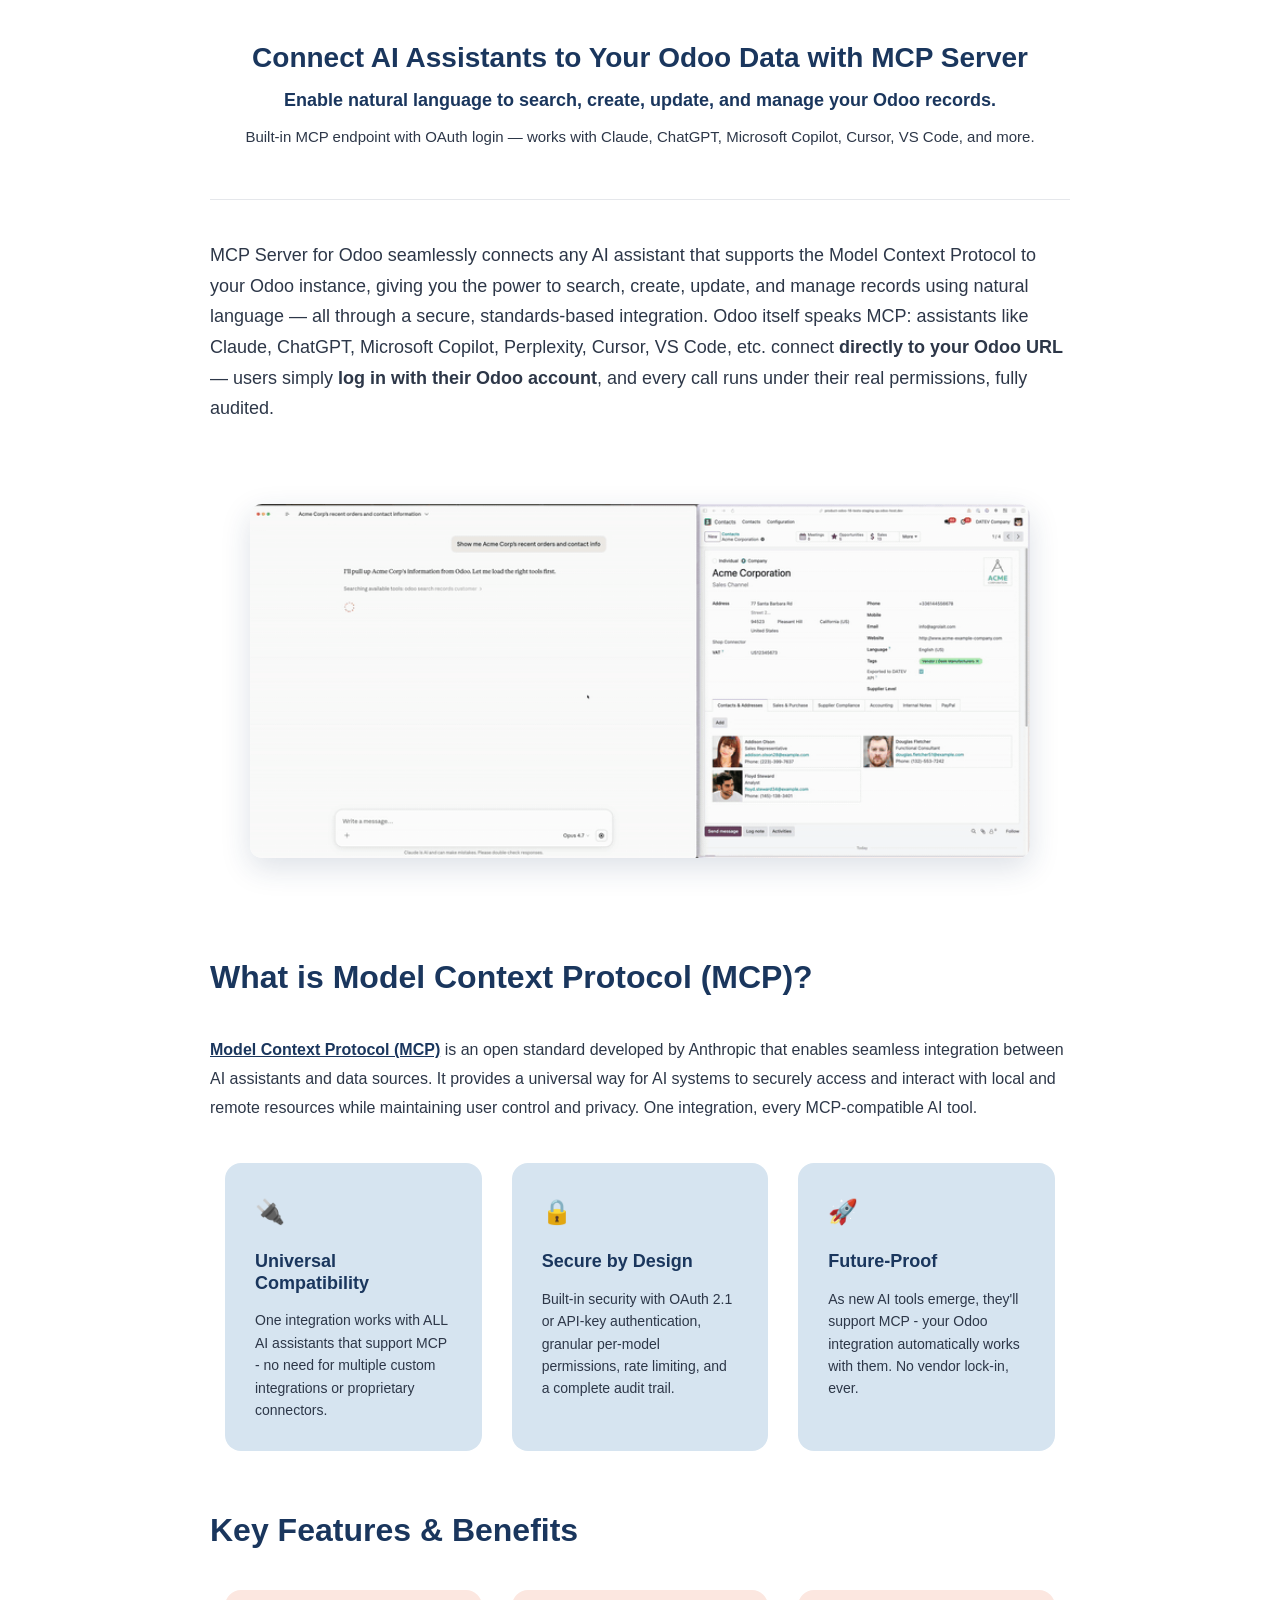
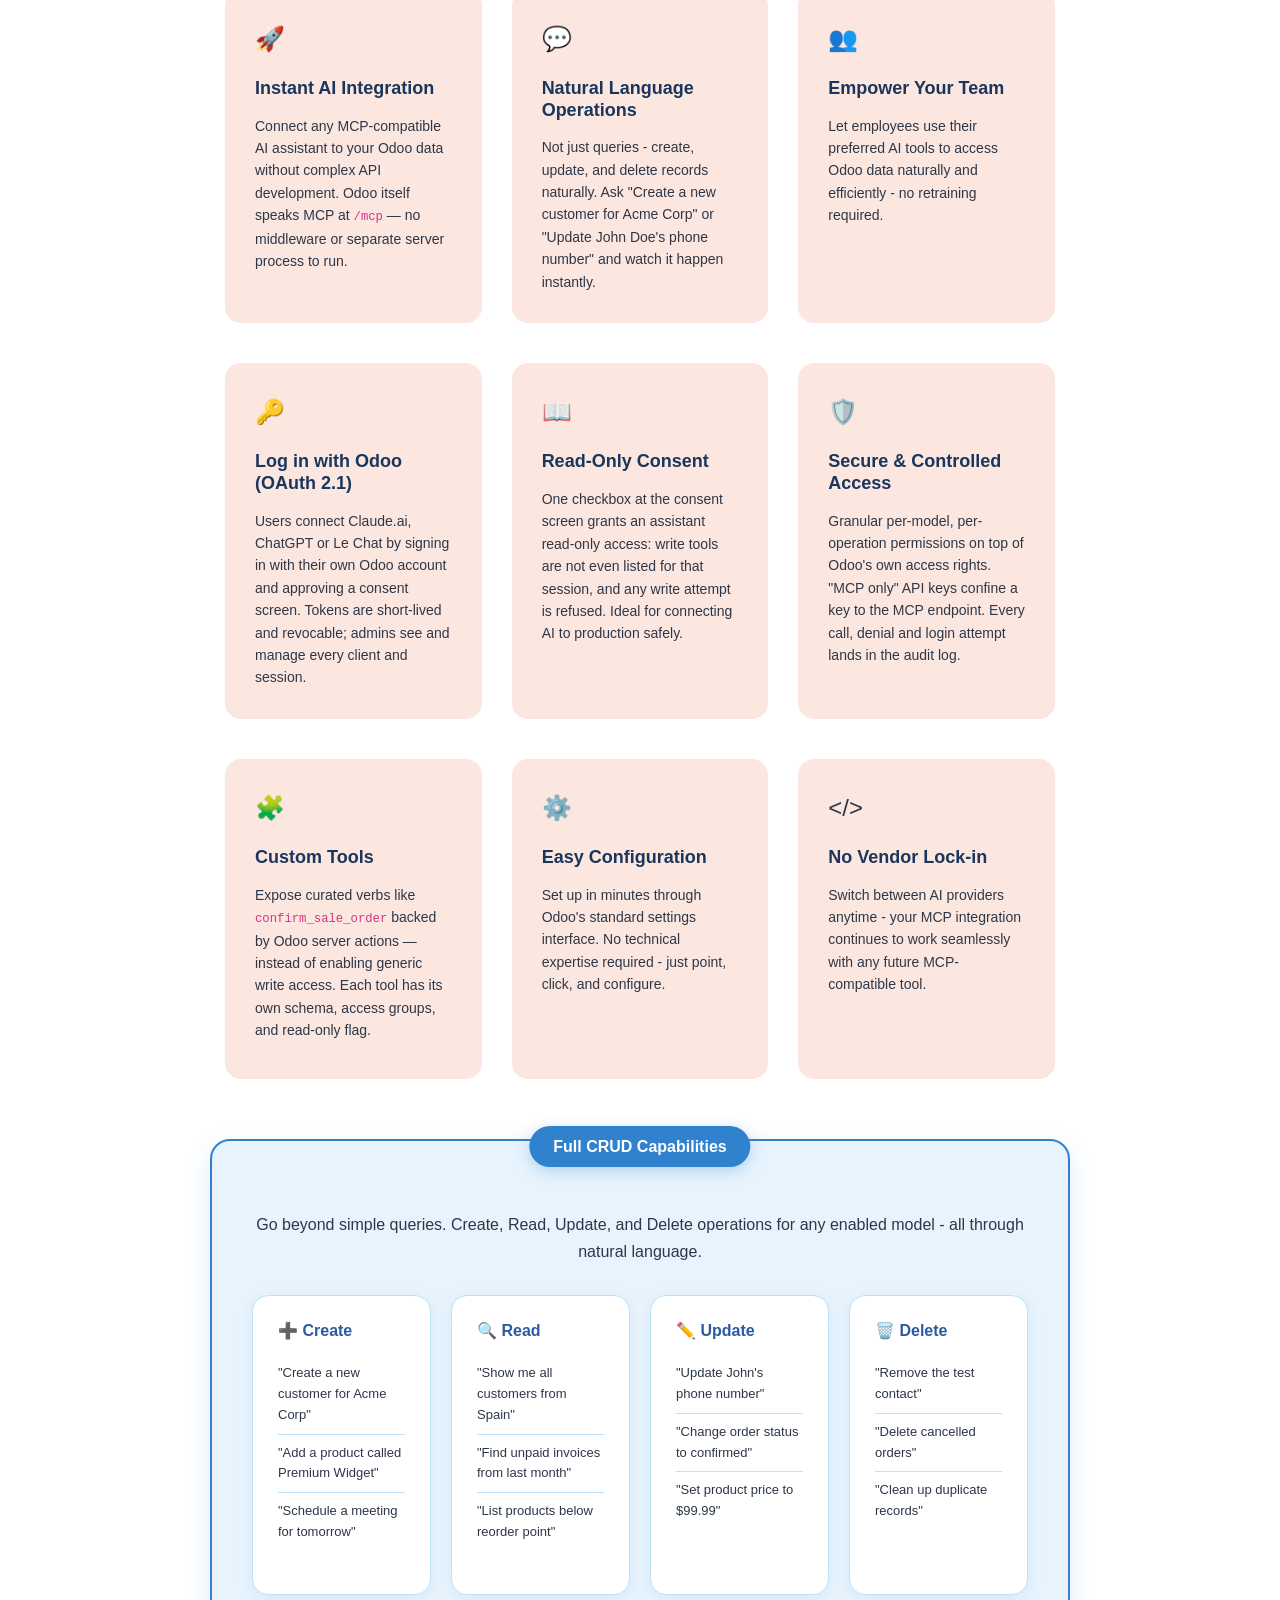
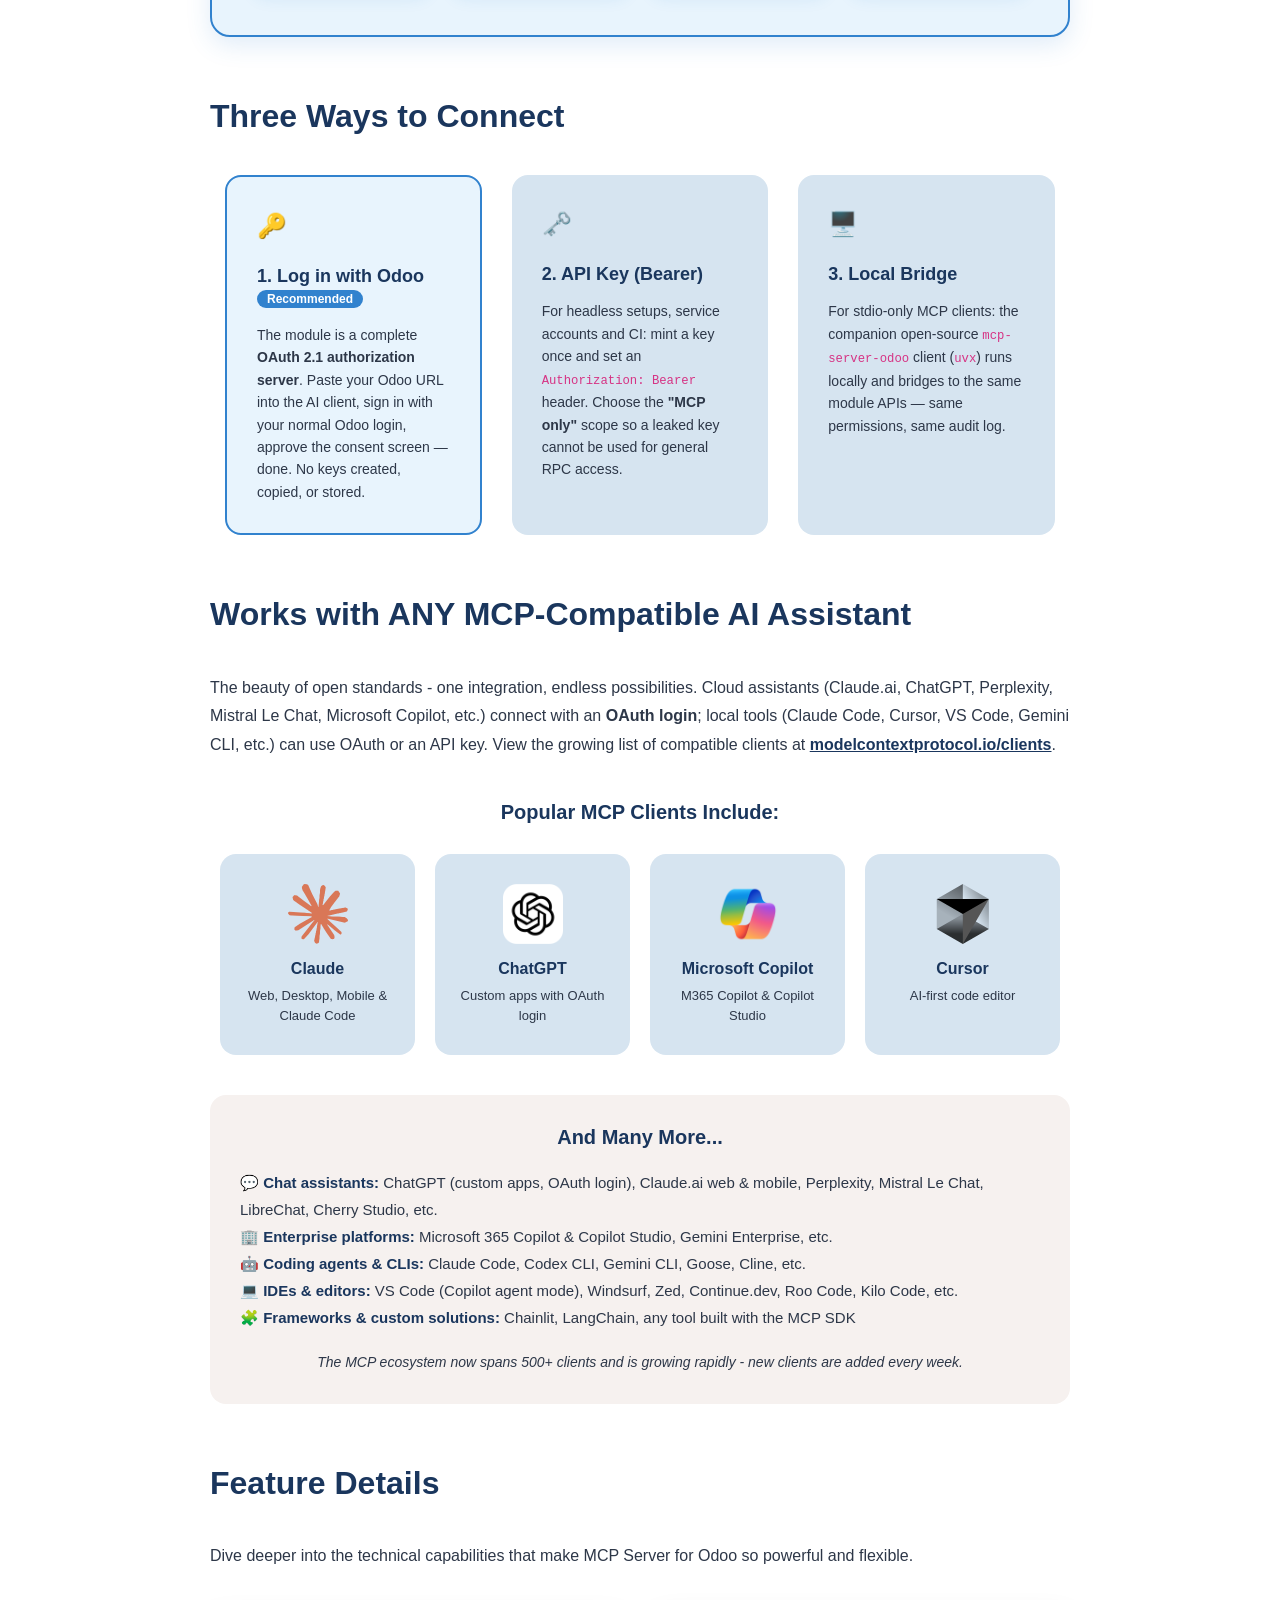
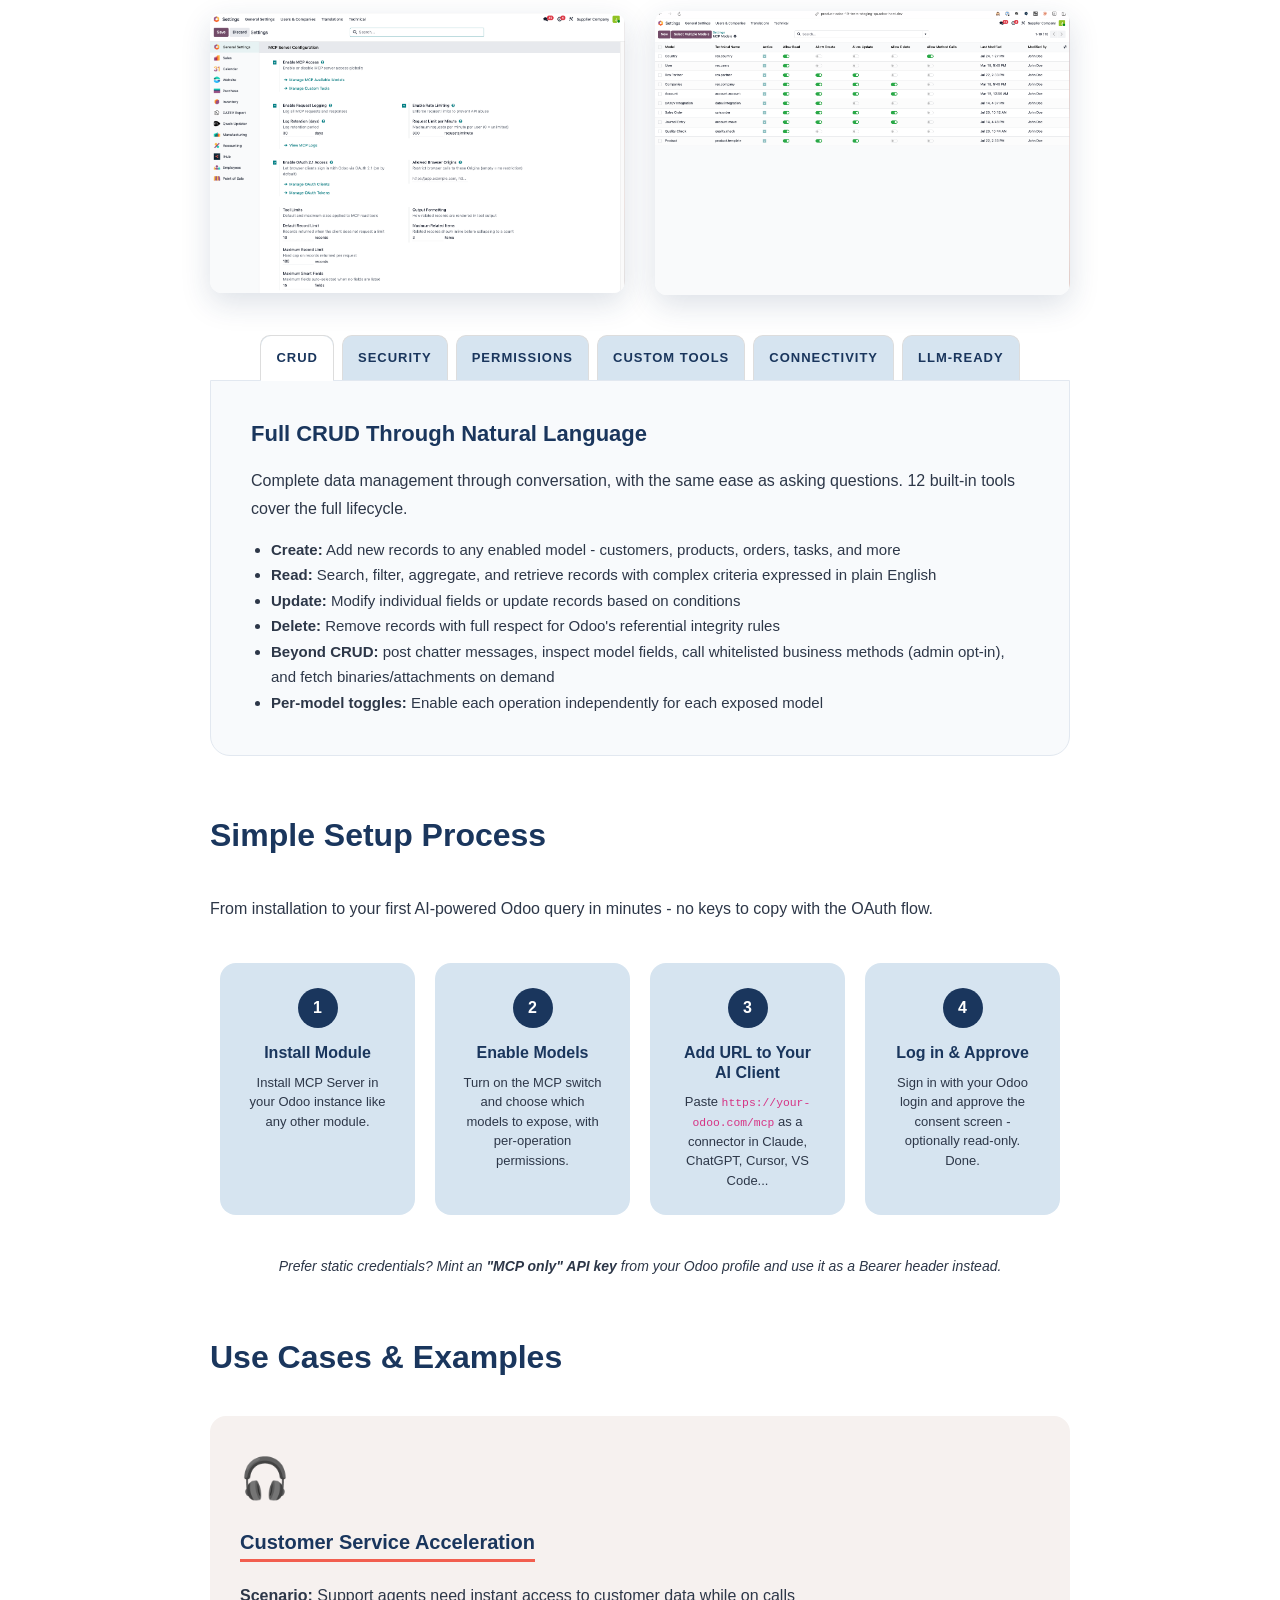
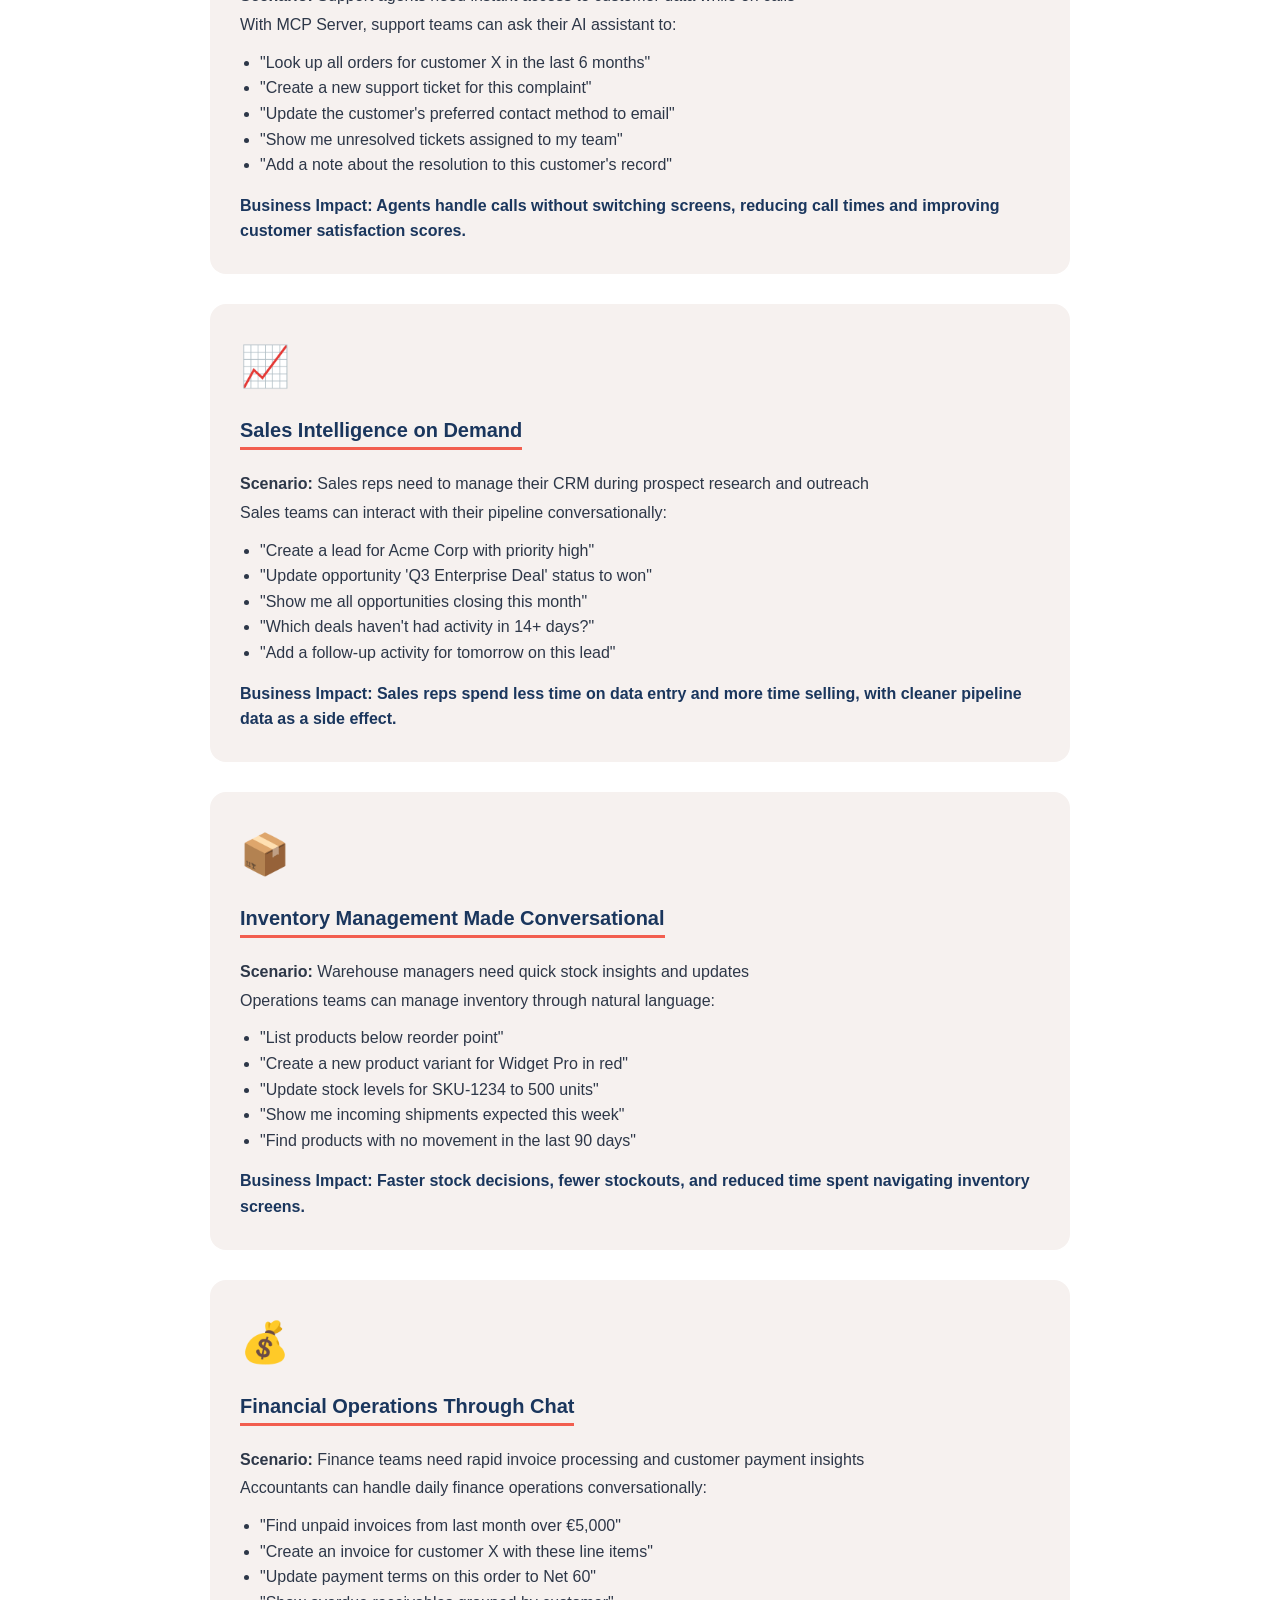
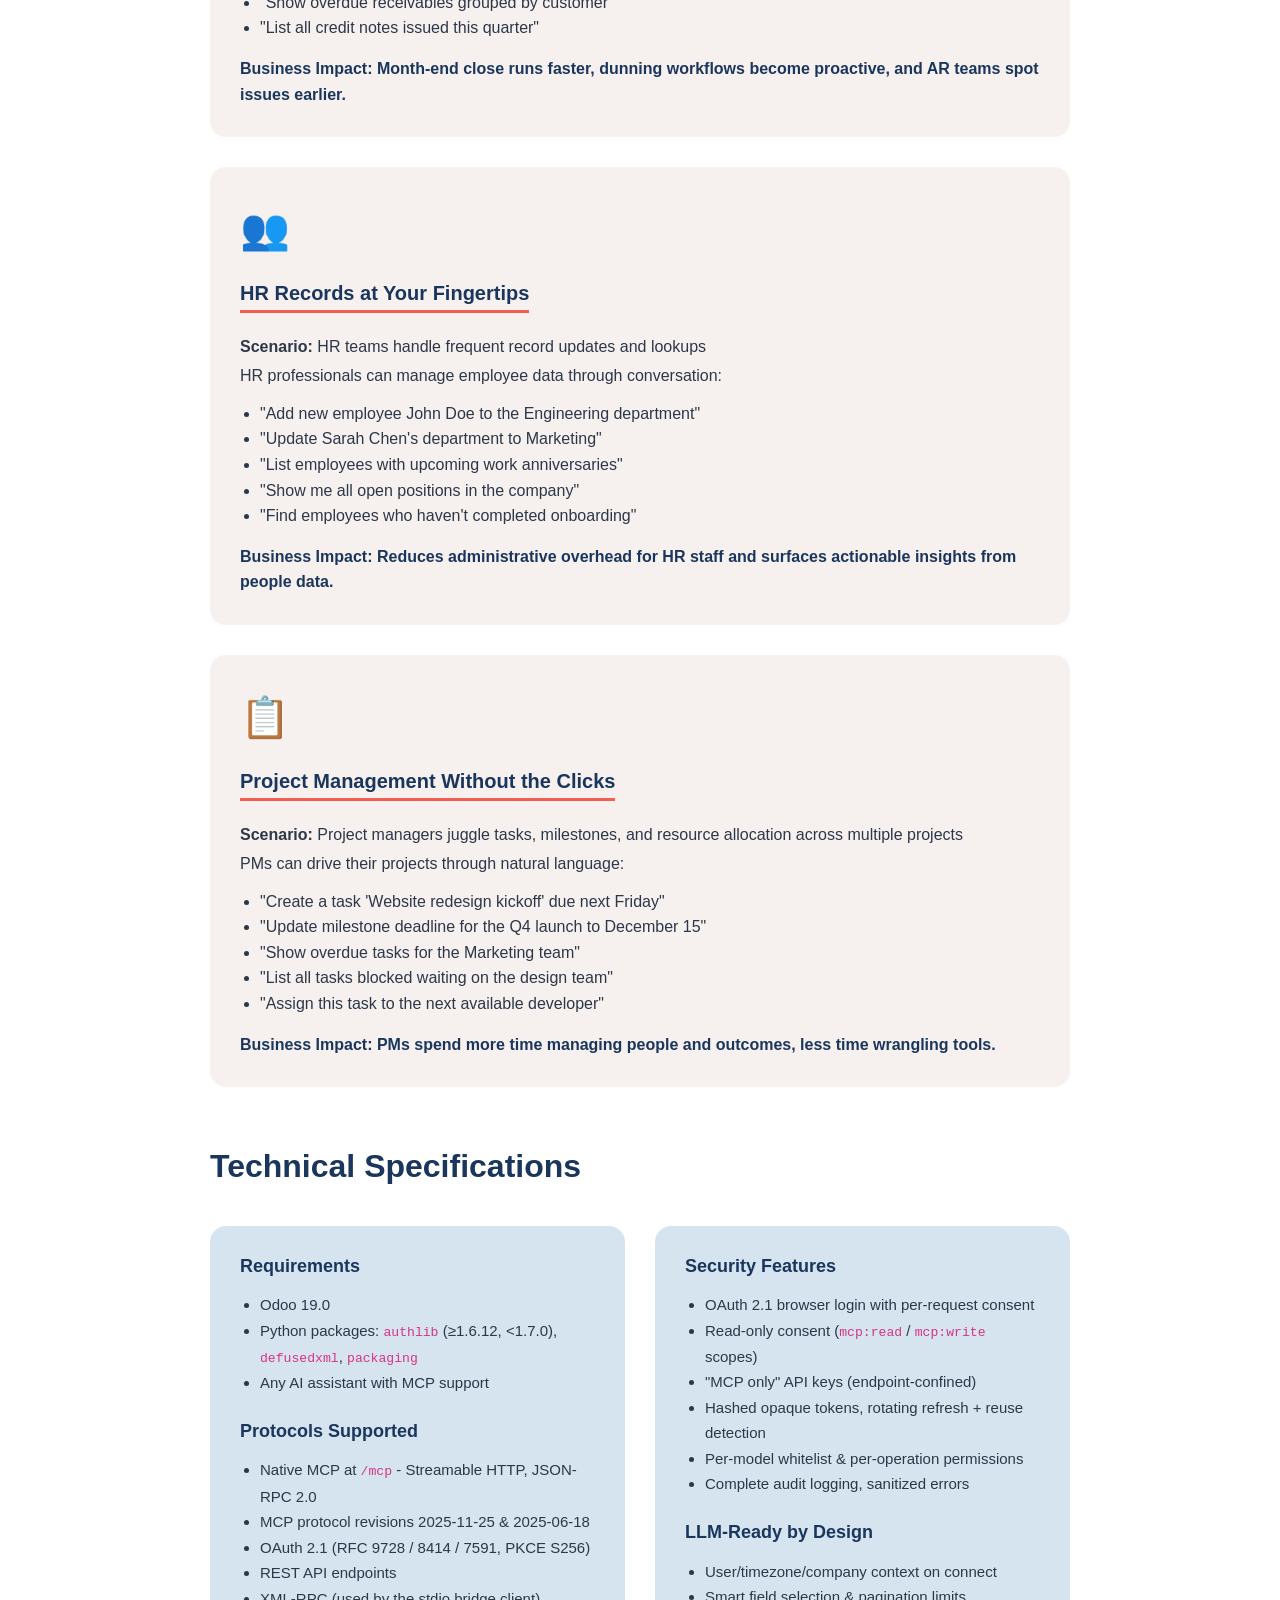
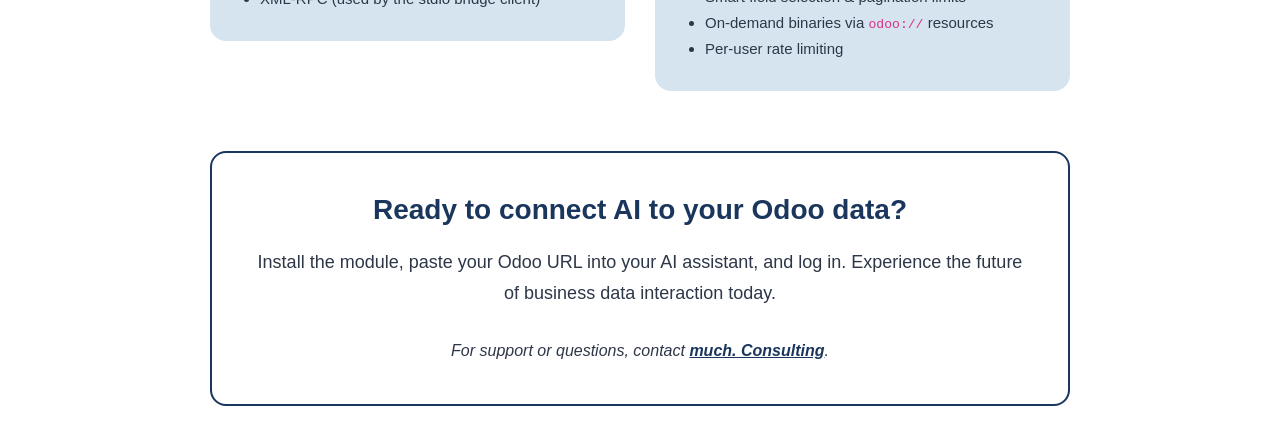
<file: mcp_server/static/description/index.html>
<!DOCTYPE html>
<html lang="en">
<head>
    <meta charset="UTF-8">
    <meta name="viewport" content="width=device-width, initial-scale=1.0">
    <title>MCP Server for Odoo - Connect AI Assistants to Your Odoo Data</title>
    <!-- Bootstrap CSS -->
    <link href="https://cdn.jsdelivr.net/npm/bootstrap@5.3.0/dist/css/bootstrap.min.css" rel="stylesheet">
</head>
<body style="font-family: -apple-system, BlinkMacSystemFont, 'Segoe UI', Roboto, Arial, sans-serif; line-height: 1.6; color: #2D3748; background-color: #ffffff; margin: 0; padding: 0;">
    <div style="max-width: 900px; margin: 0 auto; padding: 0 20px;">

        <!-- Module Header -->
        <div style="background-color: white; padding: 40px 0 20px; text-align: center; border-bottom: 1px solid #e5e7eb;">
            <h1 style="font-size: 28px; font-weight: 600; color: #1A365D; margin-bottom: 10px; line-height: 1.3; margin-top: 0;">Connect AI Assistants to Your Odoo Data with MCP Server</h1>
            <p style="font-size: 18px; color: #1A365D; font-weight: 600; margin-bottom: 10px; margin-top: 0;">Enable natural language to search, create, update, and manage your Odoo records.</p>
            <p style="font-size: 15px; color: #2D3748; margin-bottom: 30px; margin-top: 0;">Built-in MCP endpoint with OAuth login — works with Claude, ChatGPT, Microsoft Copilot, Cursor, VS Code, and more.</p>
        </div>

        <!-- Main Hero Section -->
        <div style="padding: 0; margin: 40px 0;">
            <p style="font-size: 18px; color: #2D3748; text-align: left; margin: 0 auto 30px; line-height: 1.7;">
                MCP Server for Odoo seamlessly connects any AI assistant that supports the Model Context Protocol to your Odoo instance, giving you the power to search, create, update, and manage records using natural language — all through a secure, standards-based integration. Odoo itself speaks MCP: assistants like Claude, ChatGPT, Microsoft Copilot, Perplexity, Cursor, VS Code, etc. connect <strong>directly to your Odoo URL</strong> — users simply <strong>log in with their Odoo account</strong>, and every call runs under their real permissions, fully audited.
            </p>
            <div style="background-color: #ffffff; border-radius: 16px; padding: 40px; margin: 40px 0; text-align: center;">
                <img src="mcp_demo.gif" alt="AI Query Demo" style="width: 100%; height: auto; display: block; object-fit: contain; box-shadow: 0 10px 30px rgba(26, 54, 93, 0.15); border-radius: 12px;">
            </div>
        </div>

        <!-- What is MCP -->
        <h2 style="font-size: 32px; font-weight: 700; color: #1A365D; margin: 60px 0 40px;">What is Model Context Protocol (MCP)?</h2>
        <p style="font-size: 16px; color: #2D3748; line-height: 1.8; margin-bottom: 40px; margin-top: 0;">
            <a href="https://modelcontextprotocol.io/" target="_blank" style="color: #1A365D; font-weight: 600;">Model Context Protocol (MCP)</a> is an open standard developed by Anthropic that enables seamless integration between AI assistants and data sources. It provides a universal way for AI systems to securely access and interact with local and remote resources while maintaining user control and privacy. One integration, every MCP-compatible AI tool.
        </p>

        <!-- Why MCP is Revolutionary - Card Grid -->
        <div style="width: 100%; margin: 40px 0;">
            <div style="display: flex; flex-wrap: wrap; align-items: stretch;">
                <div style="display: flex; width: 33.33%; padding: 0 15px; box-sizing: border-box; min-width: 0;">
                    <div style="background-color: #D6E4F0; padding: 30px; border-radius: 16px; text-align: left; width: 100%; min-height: 280px; box-sizing: border-box;">
                        <span style="font-size: 24px; margin-bottom: 20px; display: block;">🔌</span>
                        <h4 style="font-size: 18px; font-weight: 600; margin-bottom: 15px; color: #1A365D; margin-top: 0;">Universal Compatibility</h4>
                        <p style="font-size: 14px; color: #2D3748; line-height: 1.6; margin: 0;">
                            One integration works with ALL AI assistants that support MCP - no need for multiple custom integrations or proprietary connectors.
                        </p>
                    </div>
                </div>
                <div style="display: flex; width: 33.33%; padding: 0 15px; box-sizing: border-box; min-width: 0;">
                    <div style="background-color: #D6E4F0; padding: 30px; border-radius: 16px; text-align: left; width: 100%; min-height: 280px; box-sizing: border-box;">
                        <span style="font-size: 24px; margin-bottom: 20px; display: block;">🔒</span>
                        <h4 style="font-size: 18px; font-weight: 600; margin-bottom: 15px; color: #1A365D; margin-top: 0;">Secure by Design</h4>
                        <p style="font-size: 14px; color: #2D3748; line-height: 1.6; margin: 0;">
                            Built-in security with OAuth 2.1 or API-key authentication, granular per-model permissions, rate limiting, and a complete audit trail.
                        </p>
                    </div>
                </div>
                <div style="display: flex; width: 33.33%; padding: 0 15px; box-sizing: border-box; min-width: 0;">
                    <div style="background-color: #D6E4F0; padding: 30px; border-radius: 16px; text-align: left; width: 100%; min-height: 280px; box-sizing: border-box;">
                        <span style="font-size: 24px; margin-bottom: 20px; display: block;">🚀</span>
                        <h4 style="font-size: 18px; font-weight: 600; margin-bottom: 15px; color: #1A365D; margin-top: 0;">Future-Proof</h4>
                        <p style="font-size: 14px; color: #2D3748; line-height: 1.6; margin: 0;">
                            As new AI tools emerge, they'll support MCP - your Odoo integration automatically works with them. No vendor lock-in, ever.
                        </p>
                    </div>
                </div>
            </div>
        </div>

        <!-- Key Features -->
        <h2 style="font-size: 32px; font-weight: 700; color: #1A365D; margin: 60px 0 40px;">Key Features &amp; Benefits</h2>

        <div style="width: 100%; margin: 40px 0;">
            <div style="display: flex; flex-wrap: wrap; align-items: stretch;">
                <div style="display: flex; width: 33.33%; padding: 0 15px; box-sizing: border-box; min-width: 0;">
                    <div style="background-color: #FCE7E0; padding: 30px; border-radius: 16px; text-align: left; width: 100%; min-height: 320px; box-sizing: border-box;">
                        <span style="font-size: 24px; margin-bottom: 20px; display: block;">🚀</span>
                        <h4 style="font-size: 18px; font-weight: 600; margin-bottom: 15px; color: #1A365D; margin-top: 0;">Instant AI Integration</h4>
                        <p style="font-size: 14px; color: #2D3748; line-height: 1.6; margin: 0;">
                            Connect any MCP-compatible AI assistant to your Odoo data without complex API development. Odoo itself speaks MCP at <code>/mcp</code> — no middleware or separate server process to run.
                        </p>
                    </div>
                </div>
                <div style="display: flex; width: 33.33%; padding: 0 15px; box-sizing: border-box; min-width: 0;">
                    <div style="background-color: #FCE7E0; padding: 30px; border-radius: 16px; text-align: left; width: 100%; min-height: 320px; box-sizing: border-box;">
                        <span style="font-size: 24px; margin-bottom: 20px; display: block;">💬</span>
                        <h4 style="font-size: 18px; font-weight: 600; margin-bottom: 15px; color: #1A365D; margin-top: 0;">Natural Language Operations</h4>
                        <p style="font-size: 14px; color: #2D3748; line-height: 1.6; margin: 0;">
                            Not just queries - create, update, and delete records naturally. Ask "Create a new customer for Acme Corp" or "Update John Doe's phone number" and watch it happen instantly.
                        </p>
                    </div>
                </div>
                <div style="display: flex; width: 33.33%; padding: 0 15px; box-sizing: border-box; min-width: 0;">
                    <div style="background-color: #FCE7E0; padding: 30px; border-radius: 16px; text-align: left; width: 100%; min-height: 320px; box-sizing: border-box;">
                        <span style="font-size: 24px; margin-bottom: 20px; display: block;">👥</span>
                        <h4 style="font-size: 18px; font-weight: 600; margin-bottom: 15px; color: #1A365D; margin-top: 0;">Empower Your Team</h4>
                        <p style="font-size: 14px; color: #2D3748; line-height: 1.6; margin: 0;">
                            Let employees use their preferred AI tools to access Odoo data naturally and efficiently - no retraining required.
                        </p>
                    </div>
                </div>
            </div>
        </div>

        <div style="width: 100%; margin: 40px 0;">
            <div style="display: flex; flex-wrap: wrap; align-items: stretch;">
                <div style="display: flex; width: 33.33%; padding: 0 15px; box-sizing: border-box; min-width: 0;">
                    <div style="background-color: #FCE7E0; padding: 30px; border-radius: 16px; text-align: left; width: 100%; min-height: 320px; box-sizing: border-box;">
                        <span style="font-size: 24px; margin-bottom: 20px; display: block;">🔑</span>
                        <h4 style="font-size: 18px; font-weight: 600; margin-bottom: 15px; color: #1A365D; margin-top: 0;">Log in with Odoo (OAuth 2.1)</h4>
                        <p style="font-size: 14px; color: #2D3748; line-height: 1.6; margin: 0;">
                            Users connect Claude.ai, ChatGPT or Le Chat by signing in with their own Odoo account and approving a consent screen. Tokens are short-lived and revocable; admins see and manage every client and session.
                        </p>
                    </div>
                </div>
                <div style="display: flex; width: 33.33%; padding: 0 15px; box-sizing: border-box; min-width: 0;">
                    <div style="background-color: #FCE7E0; padding: 30px; border-radius: 16px; text-align: left; width: 100%; min-height: 320px; box-sizing: border-box;">
                        <span style="font-size: 24px; margin-bottom: 20px; display: block;">📖</span>
                        <h4 style="font-size: 18px; font-weight: 600; margin-bottom: 15px; color: #1A365D; margin-top: 0;">Read-Only Consent</h4>
                        <p style="font-size: 14px; color: #2D3748; line-height: 1.6; margin: 0;">
                            One checkbox at the consent screen grants an assistant read-only access: write tools are not even listed for that session, and any write attempt is refused. Ideal for connecting AI to production safely.
                        </p>
                    </div>
                </div>
                <div style="display: flex; width: 33.33%; padding: 0 15px; box-sizing: border-box; min-width: 0;">
                    <div style="background-color: #FCE7E0; padding: 30px; border-radius: 16px; text-align: left; width: 100%; min-height: 320px; box-sizing: border-box;">
                        <span style="font-size: 24px; margin-bottom: 20px; display: block;">🛡️</span>
                        <h4 style="font-size: 18px; font-weight: 600; margin-bottom: 15px; color: #1A365D; margin-top: 0;">Secure &amp; Controlled Access</h4>
                        <p style="font-size: 14px; color: #2D3748; line-height: 1.6; margin: 0;">
                            Granular per-model, per-operation permissions on top of Odoo's own access rights. "MCP only" API keys confine a key to the MCP endpoint. Every call, denial and login attempt lands in the audit log.
                        </p>
                    </div>
                </div>
            </div>
        </div>

        <div style="width: 100%; margin: 40px 0;">
            <div style="display: flex; flex-wrap: wrap; align-items: stretch;">
                <div style="display: flex; width: 33.33%; padding: 0 15px; box-sizing: border-box; min-width: 0;">
                    <div style="background-color: #FCE7E0; padding: 30px; border-radius: 16px; text-align: left; width: 100%; min-height: 320px; box-sizing: border-box;">
                        <span style="font-size: 24px; margin-bottom: 20px; display: block;">🧩</span>
                        <h4 style="font-size: 18px; font-weight: 600; margin-bottom: 15px; color: #1A365D; margin-top: 0;">Custom Tools</h4>
                        <p style="font-size: 14px; color: #2D3748; line-height: 1.6; margin: 0;">
                            Expose curated verbs like <code>confirm_sale_order</code> backed by Odoo server actions — instead of enabling generic write access. Each tool has its own schema, access groups, and read-only flag.
                        </p>
                    </div>
                </div>
                <div style="display: flex; width: 33.33%; padding: 0 15px; box-sizing: border-box; min-width: 0;">
                    <div style="background-color: #FCE7E0; padding: 30px; border-radius: 16px; text-align: left; width: 100%; min-height: 320px; box-sizing: border-box;">
                        <span style="font-size: 24px; margin-bottom: 20px; display: block;">⚙️</span>
                        <h4 style="font-size: 18px; font-weight: 600; margin-bottom: 15px; color: #1A365D; margin-top: 0;">Easy Configuration</h4>
                        <p style="font-size: 14px; color: #2D3748; line-height: 1.6; margin: 0;">
                            Set up in minutes through Odoo's standard settings interface. No technical expertise required - just point, click, and configure.
                        </p>
                    </div>
                </div>
                <div style="display: flex; width: 33.33%; padding: 0 15px; box-sizing: border-box; min-width: 0;">
                    <div style="background-color: #FCE7E0; padding: 30px; border-radius: 16px; text-align: left; width: 100%; min-height: 320px; box-sizing: border-box;">
                        <span style="font-size: 24px; margin-bottom: 20px; display: block;">&lt;/&gt;</span>
                        <h4 style="font-size: 18px; font-weight: 600; margin-bottom: 15px; color: #1A365D; margin-top: 0;">No Vendor Lock-in</h4>
                        <p style="font-size: 14px; color: #2D3748; line-height: 1.6; margin: 0;">
                            Switch between AI providers anytime - your MCP integration continues to work seamlessly with any future MCP-compatible tool.
                        </p>
                    </div>
                </div>
            </div>
        </div>

        <!-- Full CRUD Highlight Section -->
        <div style="position: relative; background-color: #e8f4fd; border: 2px solid #3182ce; border-radius: 20px; padding: 50px 30px 40px; margin: 60px 0 40px; box-shadow: 0 8px 25px rgba(49, 130, 206, 0.15);">
            <div style="position: absolute; top: -15px; left: 50%; transform: translateX(-50%); background-color: #3182ce; color: #ffffff; padding: 8px 24px; border-radius: 25px; font-weight: 700; font-size: 16px; box-shadow: 0 4px 15px rgba(49, 130, 206, 0.3);">
                 Full CRUD Capabilities
            </div>

            <p style="font-size: 16px; color: #2D3748; line-height: 1.7; margin: 20px 0 30px; text-align: center;">
                Go beyond simple queries. Create, Read, Update, and Delete operations for any enabled model - all through natural language.
            </p>

            <div style="width: 100%;">
                <div style="display: flex; flex-wrap: wrap; align-items: stretch;">
                    <div style="display: flex; width: 25%; padding: 0 10px; box-sizing: border-box; min-width: 0;">
                        <div style="background-color: #ffffff; padding: 25px; border-radius: 16px; text-align: left; width: 100%; min-height: 300px; box-sizing: border-box; border: 1px solid #bee3f8; box-shadow: 0 4px 15px rgba(49, 130, 206, 0.1);">
                            <h4 style="font-size: 16px; font-weight: 600; margin-bottom: 15px; color: #2c5aa0; margin-top: 0;">➕ Create</h4>
                            <div style="font-size: 13px; color: #2D3748; line-height: 1.6;">
                                <div style="padding: 8px 0;">"Create a new customer for Acme Corp"</div>
                                <div style="height: 1px; background-color: #bee3f8;"></div>
                                <div style="padding: 8px 0;">"Add a product called Premium Widget"</div>
                                <div style="height: 1px; background-color: #bee3f8;"></div>
                                <div style="padding: 8px 0;">"Schedule a meeting for tomorrow"</div>
                            </div>
                        </div>
                    </div>
                    <div style="display: flex; width: 25%; padding: 0 10px; box-sizing: border-box; min-width: 0;">
                        <div style="background-color: #ffffff; padding: 25px; border-radius: 16px; text-align: left; width: 100%; min-height: 300px; box-sizing: border-box; border: 1px solid #bee3f8; box-shadow: 0 4px 15px rgba(49, 130, 206, 0.1);">
                            <h4 style="font-size: 16px; font-weight: 600; margin-bottom: 15px; color: #2c5aa0; margin-top: 0;">🔍 Read</h4>
                            <div style="font-size: 13px; color: #2D3748; line-height: 1.6;">
                                <div style="padding: 8px 0;">"Show me all customers from Spain"</div>
                                <div style="height: 1px; background-color: #bee3f8;"></div>
                                <div style="padding: 8px 0;">"Find unpaid invoices from last month"</div>
                                <div style="height: 1px; background-color: #bee3f8;"></div>
                                <div style="padding: 8px 0;">"List products below reorder point"</div>
                            </div>
                        </div>
                    </div>
                    <div style="display: flex; width: 25%; padding: 0 10px; box-sizing: border-box; min-width: 0;">
                        <div style="background-color: #ffffff; padding: 25px; border-radius: 16px; text-align: left; width: 100%; min-height: 300px; box-sizing: border-box; border: 1px solid #bee3f8; box-shadow: 0 4px 15px rgba(49, 130, 206, 0.1);">
                            <h4 style="font-size: 16px; font-weight: 600; margin-bottom: 15px; color: #2c5aa0; margin-top: 0;">✏️ Update</h4>
                            <div style="font-size: 13px; color: #2D3748; line-height: 1.6;">
                                <div style="padding: 8px 0;">"Update John's phone number"</div>
                                <div style="height: 1px; background-color: #bee3f8;"></div>
                                <div style="padding: 8px 0;">"Change order status to confirmed"</div>
                                <div style="height: 1px; background-color: #bee3f8;"></div>
                                <div style="padding: 8px 0;">"Set product price to $99.99"</div>
                            </div>
                        </div>
                    </div>
                    <div style="display: flex; width: 25%; padding: 0 10px; box-sizing: border-box; min-width: 0;">
                        <div style="background-color: #ffffff; padding: 25px; border-radius: 16px; text-align: left; width: 100%; min-height: 300px; box-sizing: border-box; border: 1px solid #bee3f8; box-shadow: 0 4px 15px rgba(49, 130, 206, 0.1);">
                            <h4 style="font-size: 16px; font-weight: 600; margin-bottom: 15px; color: #2c5aa0; margin-top: 0;">🗑️ Delete</h4>
                            <div style="font-size: 13px; color: #2D3748; line-height: 1.6;">
                                <div style="padding: 8px 0;">"Remove the test contact"</div>
                                <div style="height: 1px; background-color: #bee3f8;"></div>
                                <div style="padding: 8px 0;">"Delete cancelled orders"</div>
                                <div style="height: 1px; background-color: #bee3f8;"></div>
                                <div style="padding: 8px 0;">"Clean up duplicate records"</div>
                            </div>
                        </div>
                    </div>
                </div>
            </div>
        </div>

        <!-- Three ways to connect -->
        <h2 style="font-size: 32px; font-weight: 700; color: #1A365D; margin: 60px 0 40px;">Three Ways to Connect</h2>
        <div style="width: 100%; margin: 40px 0;">
            <div style="display: flex; flex-wrap: wrap; align-items: stretch;">
                <div style="display: flex; width: 33.33%; padding: 0 15px; box-sizing: border-box; min-width: 0;">
                    <div style="background-color: #e8f4fd; border: 2px solid #3182ce; padding: 30px; border-radius: 16px; text-align: left; width: 100%; min-height: 300px; box-sizing: border-box;">
                        <span style="font-size: 24px; margin-bottom: 20px; display: block;">🔑</span>
                        <h4 style="font-size: 18px; font-weight: 600; margin-bottom: 15px; color: #1A365D; margin-top: 0;">1. Log in with Odoo <span style="font-size:12px; background-color:#3182ce; color:#fff; border-radius:12px; padding:2px 10px; vertical-align:middle;">Recommended</span></h4>
                        <p style="font-size: 14px; color: #2D3748; line-height: 1.6; margin: 0;">
                            The module is a complete <strong>OAuth 2.1 authorization server</strong>. Paste your Odoo URL into the AI client, sign in with your normal Odoo login, approve the consent screen — done. No keys created, copied, or stored.
                        </p>
                    </div>
                </div>
                <div style="display: flex; width: 33.33%; padding: 0 15px; box-sizing: border-box; min-width: 0;">
                    <div style="background-color: #D6E4F0; padding: 30px; border-radius: 16px; text-align: left; width: 100%; min-height: 300px; box-sizing: border-box;">
                        <span style="font-size: 24px; margin-bottom: 20px; display: block;">🗝️</span>
                        <h4 style="font-size: 18px; font-weight: 600; margin-bottom: 15px; color: #1A365D; margin-top: 0;">2. API Key (Bearer)</h4>
                        <p style="font-size: 14px; color: #2D3748; line-height: 1.6; margin: 0;">
                            For headless setups, service accounts and CI: mint a key once and set an <code>Authorization: Bearer</code> header. Choose the <strong>"MCP only"</strong> scope so a leaked key cannot be used for general RPC access.
                        </p>
                    </div>
                </div>
                <div style="display: flex; width: 33.33%; padding: 0 15px; box-sizing: border-box; min-width: 0;">
                    <div style="background-color: #D6E4F0; padding: 30px; border-radius: 16px; text-align: left; width: 100%; min-height: 300px; box-sizing: border-box;">
                        <span style="font-size: 24px; margin-bottom: 20px; display: block;">🖥️</span>
                        <h4 style="font-size: 18px; font-weight: 600; margin-bottom: 15px; color: #1A365D; margin-top: 0;">3. Local Bridge</h4>
                        <p style="font-size: 14px; color: #2D3748; line-height: 1.6; margin: 0;">
                            For stdio-only MCP clients: the companion open-source <code>mcp-server-odoo</code> client (<code>uvx</code>) runs locally and bridges to the same module APIs — same permissions, same audit log.
                        </p>
                    </div>
                </div>
            </div>
        </div>

        <!-- Compatible AI Clients -->
        <h2 style="font-size: 32px; font-weight: 700; color: #1A365D; margin: 60px 0 40px;">Works with ANY MCP-Compatible AI Assistant</h2>
        <p style="font-size: 16px; color: #2D3748; line-height: 1.8; margin-bottom: 40px; margin-top: 0;">
            The beauty of open standards - one integration, endless possibilities. Cloud assistants (Claude.ai, ChatGPT, Perplexity, Mistral Le Chat, Microsoft Copilot, etc.) connect with an <strong>OAuth login</strong>; local tools (Claude Code, Cursor, VS Code, Gemini CLI, etc.) can use OAuth or an API key. View the growing list of compatible clients at <a href="https://modelcontextprotocol.io/clients" target="_blank" style="color: #1A365D; font-weight: 600;">modelcontextprotocol.io/clients</a>.
        </p>

        <h4 style="font-size: 20px; font-weight: 600; color: #1A365D; margin: 40px 0 30px; text-align: center;">Popular MCP Clients Include:</h4>

        <div style="width: 100%; margin: 0 0 40px;">
            <div style="display: flex; flex-wrap: wrap; align-items: stretch;">
                <div style="display: flex; width: 25%; padding: 0 10px; box-sizing: border-box; min-width: 0; text-align: center;">
                    <div style="background-color: #D6E4F0; padding: 30px 20px; border-radius: 16px; width: 100%; min-height: 200px; box-sizing: border-box;">
                        <img src="claude_logo.png" alt="Claude" style="height: 60px; margin-bottom: 15px; object-fit: contain;">
                        <h5 style="font-size: 16px; font-weight: 600; color: #1A365D; margin: 0 0 8px;">Claude</h5>
                        <p style="font-size: 13px; color: #2D3748; margin: 0; line-height: 1.5;">Web, Desktop, Mobile &amp; Claude Code</p>
                    </div>
                </div>
                <div style="display: flex; width: 25%; padding: 0 10px; box-sizing: border-box; min-width: 0; text-align: center;">
                    <div style="background-color: #D6E4F0; padding: 30px 20px; border-radius: 16px; width: 100%; min-height: 200px; box-sizing: border-box;">
                        <img src="chatgpt_logo.png" alt="ChatGPT" style="height: 60px; margin-bottom: 15px; object-fit: contain;">
                        <h5 style="font-size: 16px; font-weight: 600; color: #1A365D; margin: 0 0 8px;">ChatGPT</h5>
                        <p style="font-size: 13px; color: #2D3748; margin: 0; line-height: 1.5;">Custom apps with OAuth login</p>
                    </div>
                </div>
                <div style="display: flex; width: 25%; padding: 0 10px; box-sizing: border-box; min-width: 0; text-align: center;">
                    <div style="background-color: #D6E4F0; padding: 30px 20px; border-radius: 16px; width: 100%; min-height: 200px; box-sizing: border-box;">
                        <img src="copilot_logo.png" alt="Microsoft Copilot" style="height: 60px; margin-bottom: 15px; object-fit: contain;">
                        <h5 style="font-size: 16px; font-weight: 600; color: #1A365D; margin: 0 0 8px;">Microsoft Copilot</h5>
                        <p style="font-size: 13px; color: #2D3748; margin: 0; line-height: 1.5;">M365 Copilot &amp; Copilot Studio</p>
                    </div>
                </div>
                <div style="display: flex; width: 25%; padding: 0 10px; box-sizing: border-box; min-width: 0; text-align: center;">
                    <div style="background-color: #D6E4F0; padding: 30px 20px; border-radius: 16px; width: 100%; min-height: 200px; box-sizing: border-box;">
                        <img src="cursor_logo.png" alt="Cursor" style="height: 60px; margin-bottom: 15px; object-fit: contain;">
                        <h5 style="font-size: 16px; font-weight: 600; color: #1A365D; margin: 0 0 8px;">Cursor</h5>
                        <p style="font-size: 13px; color: #2D3748; margin: 0; line-height: 1.5;">AI-first code editor</p>
                    </div>
                </div>
            </div>
        </div>

        <div style="background-color: #F6F1EF; padding: 30px; border-radius: 16px; margin: 0 0 40px;">
            <h4 style="font-size: 20px; font-weight: 600; color: #1A365D; margin: 0 0 20px; text-align: center;">And Many More...</h4>
            <p style="margin: 0; font-size: 15px; color: #2D3748; line-height: 1.8;">
                <strong style="color: #1A365D;">💬 Chat assistants:</strong> ChatGPT (custom apps, OAuth login), Claude.ai web &amp; mobile, Perplexity, Mistral Le Chat, LibreChat, Cherry Studio, etc.<br>
                <strong style="color: #1A365D;">🏢 Enterprise platforms:</strong> Microsoft 365 Copilot &amp; Copilot Studio, Gemini Enterprise, etc.<br>
                <strong style="color: #1A365D;">🤖 Coding agents &amp; CLIs:</strong> Claude Code, Codex CLI, Gemini CLI, Goose, Cline, etc.<br>
                <strong style="color: #1A365D;">💻 IDEs &amp; editors:</strong> VS Code (Copilot agent mode), Windsurf, Zed, Continue.dev, Roo Code, Kilo Code, etc.<br>
                <strong style="color: #1A365D;">🧩 Frameworks &amp; custom solutions:</strong> Chainlit, LangChain, any tool built with the MCP SDK
            </p>
            <p style="margin: 20px 0 0; font-size: 14px; color: #2D3748; font-style: italic; text-align: center;">
                The MCP ecosystem now spans 500+ clients and is growing rapidly - new clients are added every week.
            </p>
        </div>

        <!-- Feature Details Tabs -->
        <h2 style="font-size: 32px; font-weight: 700; color: #1A365D; margin: 60px 0 40px;">Feature Details</h2>
        <p style="font-size: 16px; color: #2D3748; line-height: 1.8; margin-bottom: 40px; margin-top: 0;">
            Dive deeper into the technical capabilities that make MCP Server for Odoo so powerful and flexible.
        </p>

        <div style="display: table; width: 100%; margin: 0 0 40px;">
            <div style="display: table-row;">
                <div style="display: table-cell; width: 50%; padding-right: 15px; vertical-align: middle;">
                    <img src="main_screenshot.png" alt="MCP Models Configuration in Odoo Settings" style="width: 100%; height: auto; display: block; object-fit: contain; box-shadow: 0 10px 30px rgba(26, 54, 93, 0.15); border-radius: 12px;">
                </div>
                <div style="display: table-cell; width: 50%; padding-left: 15px; vertical-align: middle;">
                    <img src="security_settings.png" alt="MCP Server Configuration in Odoo Settings" style="width: 100%; height: auto; display: block; object-fit: contain; box-shadow: 0 10px 30px rgba(26, 54, 93, 0.15); border-radius: 12px;">
                </div>
            </div>
        </div>

        <ul role="tablist" class="nav nav-tabs justify-content-center flex-nowrap" data-tabs="tabs" style="border:none; background-color:unset; margin:0 auto; white-space: nowrap;">
            <li class="nav-item" style="border-top-right-radius:10px; border-top-left-radius:10px; background-color:#D6E4F0; margin-right:8px; border:1px solid #ddd; border-bottom:0" role="presentation">
                <a href="#crud_ops" data-bs-toggle="tab" class="nav-link show active" style="text-transform:uppercase; font-weight:600; font-size:13px; letter-spacing:1px; padding:11px 14px; border-top-left-radius:10px; border-top-right-radius:10px; color:#1A365D; border:1px solid transparent" role="tab">CRUD</a>
            </li>
            <li class="nav-item" style="border-top-right-radius:10px; border-top-left-radius:10px; background-color:#D6E4F0; margin-right:8px; border:1px solid #ddd; border-bottom:0" role="presentation">
                <a href="#security" data-bs-toggle="tab" class="nav-link" style="text-transform:uppercase; font-weight:600; font-size:13px; letter-spacing:1px; padding:11px 14px; border-top-left-radius:10px; border-top-right-radius:10px; color:#1A365D; border:1px solid transparent" role="tab">Security</a>
            </li>
            <li class="nav-item" style="border-top-right-radius:10px; border-top-left-radius:10px; background-color:#D6E4F0; margin-right:8px; border:1px solid #ddd; border-bottom:0" role="presentation">
                <a href="#permissions" data-bs-toggle="tab" class="nav-link" style="text-transform:uppercase; font-weight:600; font-size:13px; letter-spacing:1px; padding:11px 14px; border-top-left-radius:10px; border-top-right-radius:10px; color:#1A365D; border:1px solid transparent" role="tab">Permissions</a>
            </li>
            <li class="nav-item" style="border-top-right-radius:10px; border-top-left-radius:10px; background-color:#D6E4F0; margin-right:8px; border:1px solid #ddd; border-bottom:0" role="presentation">
                <a href="#custom_tools" data-bs-toggle="tab" class="nav-link" style="text-transform:uppercase; font-weight:600; font-size:13px; letter-spacing:1px; padding:11px 14px; border-top-left-radius:10px; border-top-right-radius:10px; color:#1A365D; border:1px solid transparent" role="tab">Custom Tools</a>
            </li>
            <li class="nav-item" style="border-top-right-radius:10px; border-top-left-radius:10px; background-color:#D6E4F0; margin-right:8px; border:1px solid #ddd; border-bottom:0" role="presentation">
                <a href="#transports" data-bs-toggle="tab" class="nav-link" style="text-transform:uppercase; font-weight:600; font-size:13px; letter-spacing:1px; padding:11px 14px; border-top-left-radius:10px; border-top-right-radius:10px; color:#1A365D; border:1px solid transparent" role="tab">Connectivity</a>
            </li>
            <li class="nav-item" style="border-top-right-radius:10px; border-top-left-radius:10px; background-color:#D6E4F0; margin-right:0; border:1px solid #ddd; border-bottom:0" role="presentation">
                <a href="#performance" data-bs-toggle="tab" class="nav-link" style="text-transform:uppercase; font-weight:600; font-size:13px; letter-spacing:1px; padding:11px 14px; border-top-left-radius:10px; border-top-right-radius:10px; color:#1A365D; border:1px solid transparent" role="tab">LLM-Ready</a>
            </li>
        </ul>

        <div class="tab-content" style="background-color: #f8fafc; border-radius: 0 0 20px 20px; padding: 40px; margin: 0 0 40px; border: 1px solid #e2e8f0;">

            <div id="crud_ops" class="tab-pane fade show active" role="tabpanel">
                <h3 style="font-size: 22px; font-weight: 700; color: #1A365D; margin-bottom: 20px; margin-top: 0;">Full CRUD Through Natural Language</h3>
                <p style="color: #2D3748; line-height: 1.7; margin-bottom: 15px; font-size: 16px;">
                    Complete data management through conversation, with the same ease as asking questions. 12 built-in tools cover the full lifecycle.
                </p>
                <ul style="color: #2D3748; line-height: 1.7; margin: 0; padding-left: 20px; font-size: 15px;">
                    <li><strong>Create:</strong> Add new records to any enabled model - customers, products, orders, tasks, and more</li>
                    <li><strong>Read:</strong> Search, filter, aggregate, and retrieve records with complex criteria expressed in plain English</li>
                    <li><strong>Update:</strong> Modify individual fields or update records based on conditions</li>
                    <li><strong>Delete:</strong> Remove records with full respect for Odoo's referential integrity rules</li>
                    <li><strong>Beyond CRUD:</strong> post chatter messages, inspect model fields, call whitelisted business methods (admin opt-in), and fetch binaries/attachments on demand</li>
                    <li><strong>Per-model toggles:</strong> Enable each operation independently for each exposed model</li>
                </ul>
            </div>

            <div id="security" class="tab-pane fade" role="tabpanel">
                <h3 style="font-size: 22px; font-weight: 700; color: #1A365D; margin-bottom: 20px; margin-top: 0;">Enterprise-Grade Security</h3>
                <p style="color: #2D3748; line-height: 1.7; margin-bottom: 15px; font-size: 16px;">
                    Security-first design with controls at every layer of the integration. Every call runs as a real Odoo user - never elevated.
                </p>
                <ul style="color: #2D3748; line-height: 1.7; margin: 0; padding-left: 20px; font-size: 15px;">
                    <li><strong>Log in with Odoo (OAuth 2.1):</strong> Built-in authorization server with dynamic client registration, PKCE, per-request consent, and one-click revocation of any client or session</li>
                    <li><strong>Read-only consent:</strong> Users can grant an assistant read-only access with one checkbox - enforced server-side per tool call (<code>mcp:read</code> / <code>mcp:write</code> scopes)</li>
                    <li><strong>Hardened tokens:</strong> Opaque access tokens stored hashed, short-lived, with rotating refresh tokens and reuse detection</li>
                    <li><strong>"MCP only" API keys:</strong> Keys confined to the MCP endpoint - a leaked key cannot be used for general RPC access</li>
                    <li><strong>Model whitelist:</strong> Explicitly enable each model - default-deny posture protects unconfigured data</li>
                    <li><strong>Audit logging:</strong> Every call, permission denial, and authentication attempt recorded for monitoring and compliance</li>
                    <li><strong>Sanitized errors:</strong> Clients never see tracebacks, SQL, or internal details</li>
                </ul>
            </div>

            <div id="permissions" class="tab-pane fade" role="tabpanel">
                <h3 style="font-size: 22px; font-weight: 700; color: #1A365D; margin-bottom: 20px; margin-top: 0;">Granular Permission System</h3>
                <p style="color: #2D3748; line-height: 1.7; margin-bottom: 15px; font-size: 16px;">
                    Control exactly what each AI assistant can do, down to the model and operation level - always on top of Odoo's own access rights and record rules.
                </p>
                <ul style="color: #2D3748; line-height: 1.7; margin: 0; padding-left: 20px; font-size: 15px;">
                    <li><strong>Model-level permissions:</strong> Choose which Odoo models AI can access - res.partner, sale.order, account.move, or any custom model</li>
                    <li><strong>Operation-level permissions:</strong> Independently enable Create, Read, Update, and Delete per model</li>
                    <li><strong>Method calls (opt-in):</strong> Optionally allow whitelisted public business methods per model - off by default</li>
                    <li><strong>Read-only sessions:</strong> OAuth consent can pin a whole session to read-only, regardless of model settings</li>
                    <li><strong>User-level enforcement:</strong> Every call runs as the authenticated user - Odoo ACLs and record rules always apply</li>
                    <li><strong>Familiar interface:</strong> All managed through standard Odoo settings - no separate admin tools</li>
                </ul>
            </div>

            <div id="custom_tools" class="tab-pane fade" role="tabpanel">
                <h3 style="font-size: 22px; font-weight: 700; color: #1A365D; margin-bottom: 20px; margin-top: 0;">Custom Tools from Server Actions</h3>
                <p style="color: #2D3748; line-height: 1.7; margin-bottom: 15px; font-size: 16px;">
                    Curated verbs beat generic CRUD: expose exactly the business operations you want AI to perform, wrapped as first-class MCP tools.
                </p>
                <ul style="color: #2D3748; line-height: 1.7; margin: 0; padding-left: 20px; font-size: 15px;">
                    <li><strong>Server-action backed:</strong> Wrap an Odoo Python server action as a tool like <code>confirm_sale_order</code> - no module development needed</li>
                    <li><strong>Own contract:</strong> Each tool has a name, an LLM-facing description, and a JSON input schema advertised to clients</li>
                    <li><strong>Runs as the caller:</strong> The action executes under the calling user's real permissions - a custom tool never grants elevated rights</li>
                    <li><strong>Access-gated:</strong> Who may call a tool is controlled by the action's Allowed Groups; unauthorized users don't even see it listed</li>
                    <li><strong>Independent of model flags:</strong> A custom tool is bounded by its action's logic and the caller's permissions, not by a model's Allow Read/Create/Write/Delete toggles - scope each action narrowly</li>
                    <li><strong>Read-only flag:</strong> Mark a tool read-only to make it callable in read-only OAuth sessions</li>
                    <li><strong>Safe by default:</strong> Failures roll back the whole call, errors are sanitized, and every execution is audited</li>
                </ul>
            </div>

            <div id="transports" class="tab-pane fade" role="tabpanel">
                <h3 style="font-size: 22px; font-weight: 700; color: #1A365D; margin-bottom: 20px; margin-top: 0;">Connectivity &amp; Protocols</h3>
                <p style="color: #2D3748; line-height: 1.7; margin-bottom: 15px; font-size: 16px;">
                    Flexible connectivity options to fit any deployment scenario.
                </p>
                <ul style="color: #2D3748; line-height: 1.7; margin: 0; padding-left: 20px; font-size: 15px;">
                    <li><strong>Native MCP endpoint:</strong> Streamable HTTP (JSON-RPC 2.0) at <code>/mcp</code> - protocol revisions 2025-11-25 and 2025-06-18, negotiated at handshake</li>
                    <li><strong>OAuth 2.1 discovery:</strong> Standard <code>/.well-known</code> metadata (RFC 9728 / RFC 8414) plus dynamic client registration (RFC 7591) - clients configure themselves</li>
                    <li><strong>MCP resources:</strong> Binaries and attachments served on demand via <code>odoo://</code> URIs instead of inline base64</li>
                    <li><strong>REST API endpoints:</strong> Health check, model listing, and key validation for custom integrations</li>
                    <li><strong>XML-RPC endpoints:</strong> MCP-gated XML-RPC used by the companion stdio bridge (<code>uvx mcp-server-odoo</code>) for stdio-only clients</li>
                </ul>
            </div>

            <div id="performance" class="tab-pane fade" role="tabpanel">
                <h3 style="font-size: 22px; font-weight: 700; color: #1A365D; margin-bottom: 20px; margin-top: 0;">Built for Real LLM Workflows</h3>
                <p style="color: #2D3748; line-height: 1.7; margin-bottom: 15px; font-size: 16px;">
                    Responses are shaped for language models - compact, relevant, and predictable.
                </p>
                <ul style="color: #2D3748; line-height: 1.7; margin: 0; padding-left: 20px; font-size: 15px;">
                    <li><strong>Smart field selection:</strong> Automatically picks the most relevant fields per model when the client doesn't specify any - compact output, fewer tokens</li>
                    <li><strong>User context on connect:</strong> The handshake hands the assistant the connected user, timezone, and company scope - fewer wrong guesses, fewer wrong writes</li>
                    <li><strong>Pagination &amp; limits:</strong> Configurable default and maximum record limits keep responses inside context windows</li>
                    <li><strong>On-demand binaries:</strong> Images and attachments are fetched via resources only when needed - no base64 bloat in every response</li>
                    <li><strong>Rate limiting:</strong> Built-in per-user protection prevents runaway AI agents from overwhelming the server</li>
                </ul>
            </div>

        </div>

        <!-- Setup Steps -->
        <h2 style="font-size: 32px; font-weight: 700; color: #1A365D; margin: 60px 0 40px;">Simple Setup Process</h2>
        <p style="font-size: 16px; color: #2D3748; line-height: 1.8; margin-bottom: 40px; margin-top: 0;">
            From installation to your first AI-powered Odoo query in minutes - no keys to copy with the OAuth flow.
        </p>

        <div style="width: 100%; margin: 40px 0;">
            <div style="display: flex; flex-wrap: wrap; align-items: stretch;">
                <div style="display: flex; width: 25%; padding: 0 10px; box-sizing: border-box; min-width: 0;">
                    <div style="background-color: #D6E4F0; padding: 25px; border-radius: 16px; text-align: center; width: 100%; min-height: 220px; box-sizing: border-box;">
                        <div style="background-color: #1A365D; color: white; width: 40px; height: 40px; border-radius: 50%; line-height: 40px; font-weight: 700; margin: 0 auto 15px;">1</div>
                        <h4 style="font-size: 16px; font-weight: 600; color: #1A365D; margin: 0 0 10px;">Install Module</h4>
                        <p style="font-size: 13px; color: #2D3748; line-height: 1.5; margin: 0;">Install MCP Server in your Odoo instance like any other module.</p>
                    </div>
                </div>
                <div style="display: flex; width: 25%; padding: 0 10px; box-sizing: border-box; min-width: 0;">
                    <div style="background-color: #D6E4F0; padding: 25px; border-radius: 16px; text-align: center; width: 100%; min-height: 220px; box-sizing: border-box;">
                        <div style="background-color: #1A365D; color: white; width: 40px; height: 40px; border-radius: 50%; line-height: 40px; font-weight: 700; margin: 0 auto 15px;">2</div>
                        <h4 style="font-size: 16px; font-weight: 600; color: #1A365D; margin: 0 0 10px;">Enable Models</h4>
                        <p style="font-size: 13px; color: #2D3748; line-height: 1.5; margin: 0;">Turn on the MCP switch and choose which models to expose, with per-operation permissions.</p>
                    </div>
                </div>
                <div style="display: flex; width: 25%; padding: 0 10px; box-sizing: border-box; min-width: 0;">
                    <div style="background-color: #D6E4F0; padding: 25px; border-radius: 16px; text-align: center; width: 100%; min-height: 220px; box-sizing: border-box;">
                        <div style="background-color: #1A365D; color: white; width: 40px; height: 40px; border-radius: 50%; line-height: 40px; font-weight: 700; margin: 0 auto 15px;">3</div>
                        <h4 style="font-size: 16px; font-weight: 600; color: #1A365D; margin: 0 0 10px;">Add URL to Your AI Client</h4>
                        <p style="font-size: 13px; color: #2D3748; line-height: 1.5; margin: 0;">Paste <code>https://your-odoo.com/mcp</code> as a connector in Claude, ChatGPT, Cursor, VS Code...</p>
                    </div>
                </div>
                <div style="display: flex; width: 25%; padding: 0 10px; box-sizing: border-box; min-width: 0;">
                    <div style="background-color: #D6E4F0; padding: 25px; border-radius: 16px; text-align: center; width: 100%; min-height: 220px; box-sizing: border-box;">
                        <div style="background-color: #1A365D; color: white; width: 40px; height: 40px; border-radius: 50%; line-height: 40px; font-weight: 700; margin: 0 auto 15px;">4</div>
                        <h4 style="font-size: 16px; font-weight: 600; color: #1A365D; margin: 0 0 10px;">Log in &amp; Approve</h4>
                        <p style="font-size: 13px; color: #2D3748; line-height: 1.5; margin: 0;">Sign in with your Odoo login and approve the consent screen - optionally read-only. Done.</p>
                    </div>
                </div>
            </div>
        </div>
        <p style="font-size: 14px; color: #2D3748; margin: 0 0 40px; text-align: center; font-style: italic;">
            Prefer static credentials? Mint an <strong>"MCP only" API key</strong> from your Odoo profile and use it as a Bearer header instead.
        </p>

        <!-- Use Cases -->
        <h2 style="font-size: 32px; font-weight: 700; color: #1A365D; margin: 60px 0 40px;">Use Cases &amp; Examples</h2>

        <div style="background-color: #F6F1EF; padding: 30px; border-radius: 16px; margin-bottom: 30px; text-align: left;">
            <div style="text-align: left; margin-bottom: 20px; font-size: 40px;">🎧</div>
            <h4 style="font-size: 20px; font-weight: 600; color: #1A365D; margin-bottom: 5px; margin-top: 0; border-bottom: 3px solid #F25E4F; display: inline-block; padding-bottom: 5px;">Customer Service Acceleration</h4>
            <p style="color: #2D3748; line-height: 1.8; margin-bottom: 10px; margin-top: 15px;">
                <strong>Scenario:</strong> Support agents need instant access to customer data while on calls<br>
                With MCP Server, support teams can ask their AI assistant to:
            </p>
            <ul style="color: #2D3748; line-height: 1.6; margin: 0 0 15px 0; padding-left: 20px;">
                <li>"Look up all orders for customer X in the last 6 months"</li>
                <li>"Create a new support ticket for this complaint"</li>
                <li>"Update the customer's preferred contact method to email"</li>
                <li>"Show me unresolved tickets assigned to my team"</li>
                <li>"Add a note about the resolution to this customer's record"</li>
            </ul>
            <p style="color: #1A365D; font-weight: 600; margin: 0;">
                Business Impact: Agents handle calls without switching screens, reducing call times and improving customer satisfaction scores.
            </p>
        </div>

        <div style="background-color: #F6F1EF; padding: 30px; border-radius: 16px; margin-bottom: 30px; text-align: left;">
            <div style="text-align: left; margin-bottom: 20px; font-size: 40px;">📈</div>
            <h4 style="font-size: 20px; font-weight: 600; color: #1A365D; margin-bottom: 5px; margin-top: 0; border-bottom: 3px solid #F25E4F; display: inline-block; padding-bottom: 5px;">Sales Intelligence on Demand</h4>
            <p style="color: #2D3748; line-height: 1.8; margin-bottom: 10px; margin-top: 15px;">
                <strong>Scenario:</strong> Sales reps need to manage their CRM during prospect research and outreach<br>
                Sales teams can interact with their pipeline conversationally:
            </p>
            <ul style="color: #2D3748; line-height: 1.6; margin: 0 0 15px 0; padding-left: 20px;">
                <li>"Create a lead for Acme Corp with priority high"</li>
                <li>"Update opportunity 'Q3 Enterprise Deal' status to won"</li>
                <li>"Show me all opportunities closing this month"</li>
                <li>"Which deals haven't had activity in 14+ days?"</li>
                <li>"Add a follow-up activity for tomorrow on this lead"</li>
            </ul>
            <p style="color: #1A365D; font-weight: 600; margin: 0;">
                Business Impact: Sales reps spend less time on data entry and more time selling, with cleaner pipeline data as a side effect.
            </p>
        </div>

        <div style="background-color: #F6F1EF; padding: 30px; border-radius: 16px; margin-bottom: 30px; text-align: left;">
            <div style="text-align: left; margin-bottom: 20px; font-size: 40px;">📦</div>
            <h4 style="font-size: 20px; font-weight: 600; color: #1A365D; margin-bottom: 5px; margin-top: 0; border-bottom: 3px solid #F25E4F; display: inline-block; padding-bottom: 5px;">Inventory Management Made Conversational</h4>
            <p style="color: #2D3748; line-height: 1.8; margin-bottom: 10px; margin-top: 15px;">
                <strong>Scenario:</strong> Warehouse managers need quick stock insights and updates<br>
                Operations teams can manage inventory through natural language:
            </p>
            <ul style="color: #2D3748; line-height: 1.6; margin: 0 0 15px 0; padding-left: 20px;">
                <li>"List products below reorder point"</li>
                <li>"Create a new product variant for Widget Pro in red"</li>
                <li>"Update stock levels for SKU-1234 to 500 units"</li>
                <li>"Show me incoming shipments expected this week"</li>
                <li>"Find products with no movement in the last 90 days"</li>
            </ul>
            <p style="color: #1A365D; font-weight: 600; margin: 0;">
                Business Impact: Faster stock decisions, fewer stockouts, and reduced time spent navigating inventory screens.
            </p>
        </div>

        <div style="background-color: #F6F1EF; padding: 30px; border-radius: 16px; margin-bottom: 30px; text-align: left;">
            <div style="text-align: left; margin-bottom: 20px; font-size: 40px;">💰</div>
            <h4 style="font-size: 20px; font-weight: 600; color: #1A365D; margin-bottom: 5px; margin-top: 0; border-bottom: 3px solid #F25E4F; display: inline-block; padding-bottom: 5px;">Financial Operations Through Chat</h4>
            <p style="color: #2D3748; line-height: 1.8; margin-bottom: 10px; margin-top: 15px;">
                <strong>Scenario:</strong> Finance teams need rapid invoice processing and customer payment insights<br>
                Accountants can handle daily finance operations conversationally:
            </p>
            <ul style="color: #2D3748; line-height: 1.6; margin: 0 0 15px 0; padding-left: 20px;">
                <li>"Find unpaid invoices from last month over €5,000"</li>
                <li>"Create an invoice for customer X with these line items"</li>
                <li>"Update payment terms on this order to Net 60"</li>
                <li>"Show overdue receivables grouped by customer"</li>
                <li>"List all credit notes issued this quarter"</li>
            </ul>
            <p style="color: #1A365D; font-weight: 600; margin: 0;">
                Business Impact: Month-end close runs faster, dunning workflows become proactive, and AR teams spot issues earlier.
            </p>
        </div>

        <div style="background-color: #F6F1EF; padding: 30px; border-radius: 16px; margin-bottom: 30px; text-align: left;">
            <div style="text-align: left; margin-bottom: 20px; font-size: 40px;">👥</div>
            <h4 style="font-size: 20px; font-weight: 600; color: #1A365D; margin-bottom: 5px; margin-top: 0; border-bottom: 3px solid #F25E4F; display: inline-block; padding-bottom: 5px;">HR Records at Your Fingertips</h4>
            <p style="color: #2D3748; line-height: 1.8; margin-bottom: 10px; margin-top: 15px;">
                <strong>Scenario:</strong> HR teams handle frequent record updates and lookups<br>
                HR professionals can manage employee data through conversation:
            </p>
            <ul style="color: #2D3748; line-height: 1.6; margin: 0 0 15px 0; padding-left: 20px;">
                <li>"Add new employee John Doe to the Engineering department"</li>
                <li>"Update Sarah Chen's department to Marketing"</li>
                <li>"List employees with upcoming work anniversaries"</li>
                <li>"Show me all open positions in the company"</li>
                <li>"Find employees who haven't completed onboarding"</li>
            </ul>
            <p style="color: #1A365D; font-weight: 600; margin: 0;">
                Business Impact: Reduces administrative overhead for HR staff and surfaces actionable insights from people data.
            </p>
        </div>

        <div style="background-color: #F6F1EF; padding: 30px; border-radius: 16px; margin-bottom: 30px; text-align: left;">
            <div style="text-align: left; margin-bottom: 20px; font-size: 40px;">📋</div>
            <h4 style="font-size: 20px; font-weight: 600; color: #1A365D; margin-bottom: 5px; margin-top: 0; border-bottom: 3px solid #F25E4F; display: inline-block; padding-bottom: 5px;">Project Management Without the Clicks</h4>
            <p style="color: #2D3748; line-height: 1.8; margin-bottom: 10px; margin-top: 15px;">
                <strong>Scenario:</strong> Project managers juggle tasks, milestones, and resource allocation across multiple projects<br>
                PMs can drive their projects through natural language:
            </p>
            <ul style="color: #2D3748; line-height: 1.6; margin: 0 0 15px 0; padding-left: 20px;">
                <li>"Create a task 'Website redesign kickoff' due next Friday"</li>
                <li>"Update milestone deadline for the Q4 launch to December 15"</li>
                <li>"Show overdue tasks for the Marketing team"</li>
                <li>"List all tasks blocked waiting on the design team"</li>
                <li>"Assign this task to the next available developer"</li>
            </ul>
            <p style="color: #1A365D; font-weight: 600; margin: 0;">
                Business Impact: PMs spend more time managing people and outcomes, less time wrangling tools.
            </p>
        </div>

        <!-- Technical Specifications -->
        <h2 style="font-size: 32px; font-weight: 700; color: #1A365D; margin: 60px 0 40px;">Technical Specifications</h2>

        <div style="display: table; width: 100%; margin: 40px 0;">
            <div style="display: table-row;">
                <div style="display: table-cell; width: 50%; padding-right: 15px; vertical-align: top;">
                    <div style="background-color: #D6E4F0; padding: 30px; border-radius: 16px; height: 100%; box-sizing: border-box;">
                        <h4 style="font-size: 18px; font-weight: 600; color: #1A365D; margin: 0 0 15px;">Requirements</h4>
                        <ul style="color: #2D3748; line-height: 1.7; margin: 0; padding-left: 20px; font-size: 15px;">
                            <li>Odoo 19.0</li>
                            <li>Python packages: <code>authlib</code> (&ge;1.6.12, &lt;1.7.0), <code>defusedxml</code>, <code>packaging</code></li>
                            <li>Any AI assistant with MCP support</li>
                        </ul>

                        <h4 style="font-size: 18px; font-weight: 600; color: #1A365D; margin: 25px 0 15px;">Protocols Supported</h4>
                        <ul style="color: #2D3748; line-height: 1.7; margin: 0; padding-left: 20px; font-size: 15px;">
                            <li>Native MCP at <code>/mcp</code> - Streamable HTTP, JSON-RPC 2.0</li>
                            <li>MCP protocol revisions 2025-11-25 &amp; 2025-06-18</li>
                            <li>OAuth 2.1 (RFC 9728 / 8414 / 7591, PKCE S256)</li>
                            <li>REST API endpoints</li>
                            <li>XML-RPC (used by the stdio bridge client)</li>
                        </ul>
                    </div>
                </div>
                <div style="display: table-cell; width: 50%; padding-left: 15px; vertical-align: top;">
                    <div style="background-color: #D6E4F0; padding: 30px; border-radius: 16px; height: 100%; box-sizing: border-box;">
                        <h4 style="font-size: 18px; font-weight: 600; color: #1A365D; margin: 0 0 15px;">Security Features</h4>
                        <ul style="color: #2D3748; line-height: 1.7; margin: 0; padding-left: 20px; font-size: 15px;">
                            <li>OAuth 2.1 browser login with per-request consent</li>
                            <li>Read-only consent (<code>mcp:read</code> / <code>mcp:write</code> scopes)</li>
                            <li>"MCP only" API keys (endpoint-confined)</li>
                            <li>Hashed opaque tokens, rotating refresh + reuse detection</li>
                            <li>Per-model whitelist &amp; per-operation permissions</li>
                            <li>Complete audit logging, sanitized errors</li>
                        </ul>

                        <h4 style="font-size: 18px; font-weight: 600; color: #1A365D; margin: 25px 0 15px;">LLM-Ready by Design</h4>
                        <ul style="color: #2D3748; line-height: 1.7; margin: 0; padding-left: 20px; font-size: 15px;">
                            <li>User/timezone/company context on connect</li>
                            <li>Smart field selection &amp; pagination limits</li>
                            <li>On-demand binaries via <code>odoo://</code> resources</li>
                            <li>Per-user rate limiting</li>
                        </ul>
                    </div>
                </div>
            </div>
        </div>

        <!-- Call to Action -->
        <div style="border: 2px solid #1A365D; color: #2D3748; padding: 40px; border-radius: 16px; text-align: center; margin: 60px 0 40px;">
            <h2 style="font-size: 28px; font-weight: 700; margin-bottom: 20px; margin-top: 0; color: #1A365D;">Ready to connect AI to your Odoo data?</h2>
            <p style="font-size: 18px; line-height: 1.7; margin-bottom: 30px; margin-top: 0;">
                Install the module, paste your Odoo URL into your AI assistant, and log in. Experience the future of business data interaction today.
            </p>
            <p style="font-size: 16px; margin: 0; font-style: italic;">
                For support or questions, contact <a style="color:#1A365D; font-weight: 600;" href="mailto:product@erp.muchconsulting.de">much. Consulting</a>.
            </p>
        </div>

    </div>

    <!-- Bootstrap JavaScript -->
    <script src="https://cdn.jsdelivr.net/npm/bootstrap@5.3.0/dist/js/bootstrap.bundle.min.js"></script>
</body>
</html>
</file>
